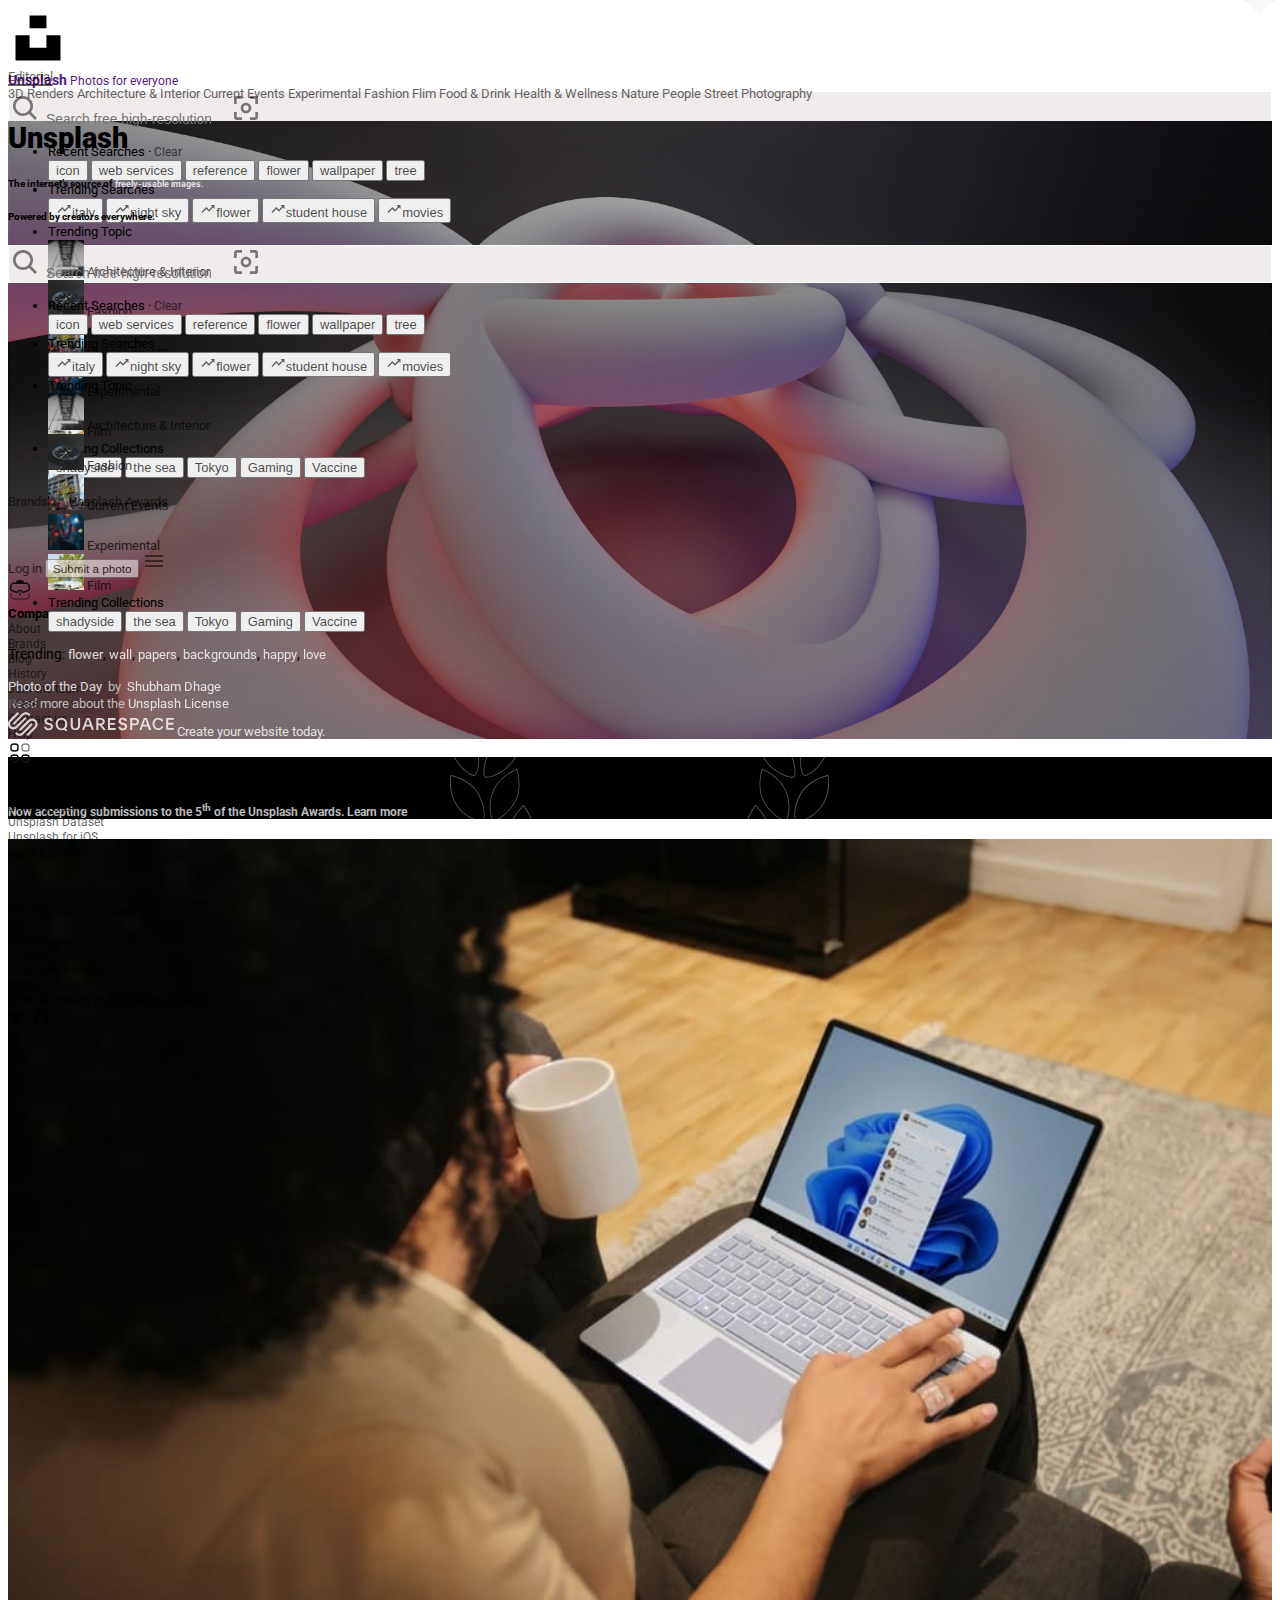
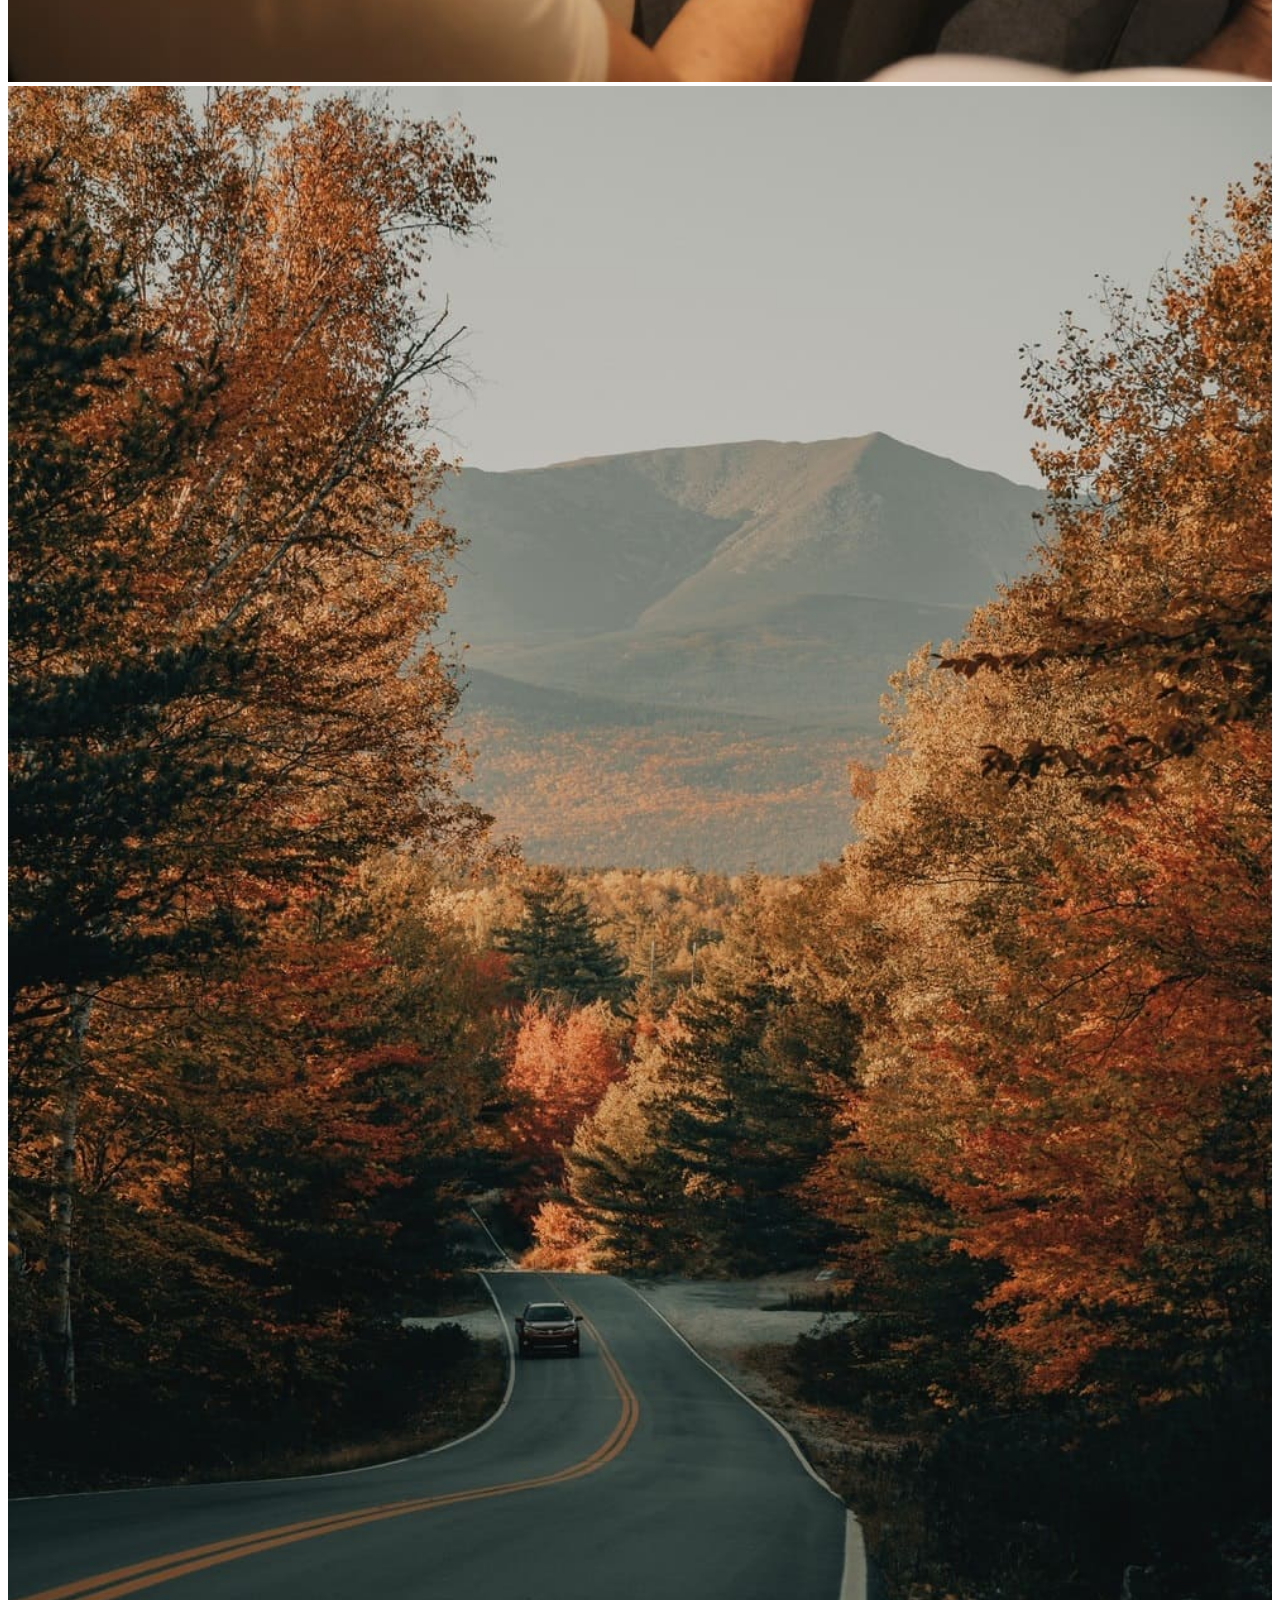
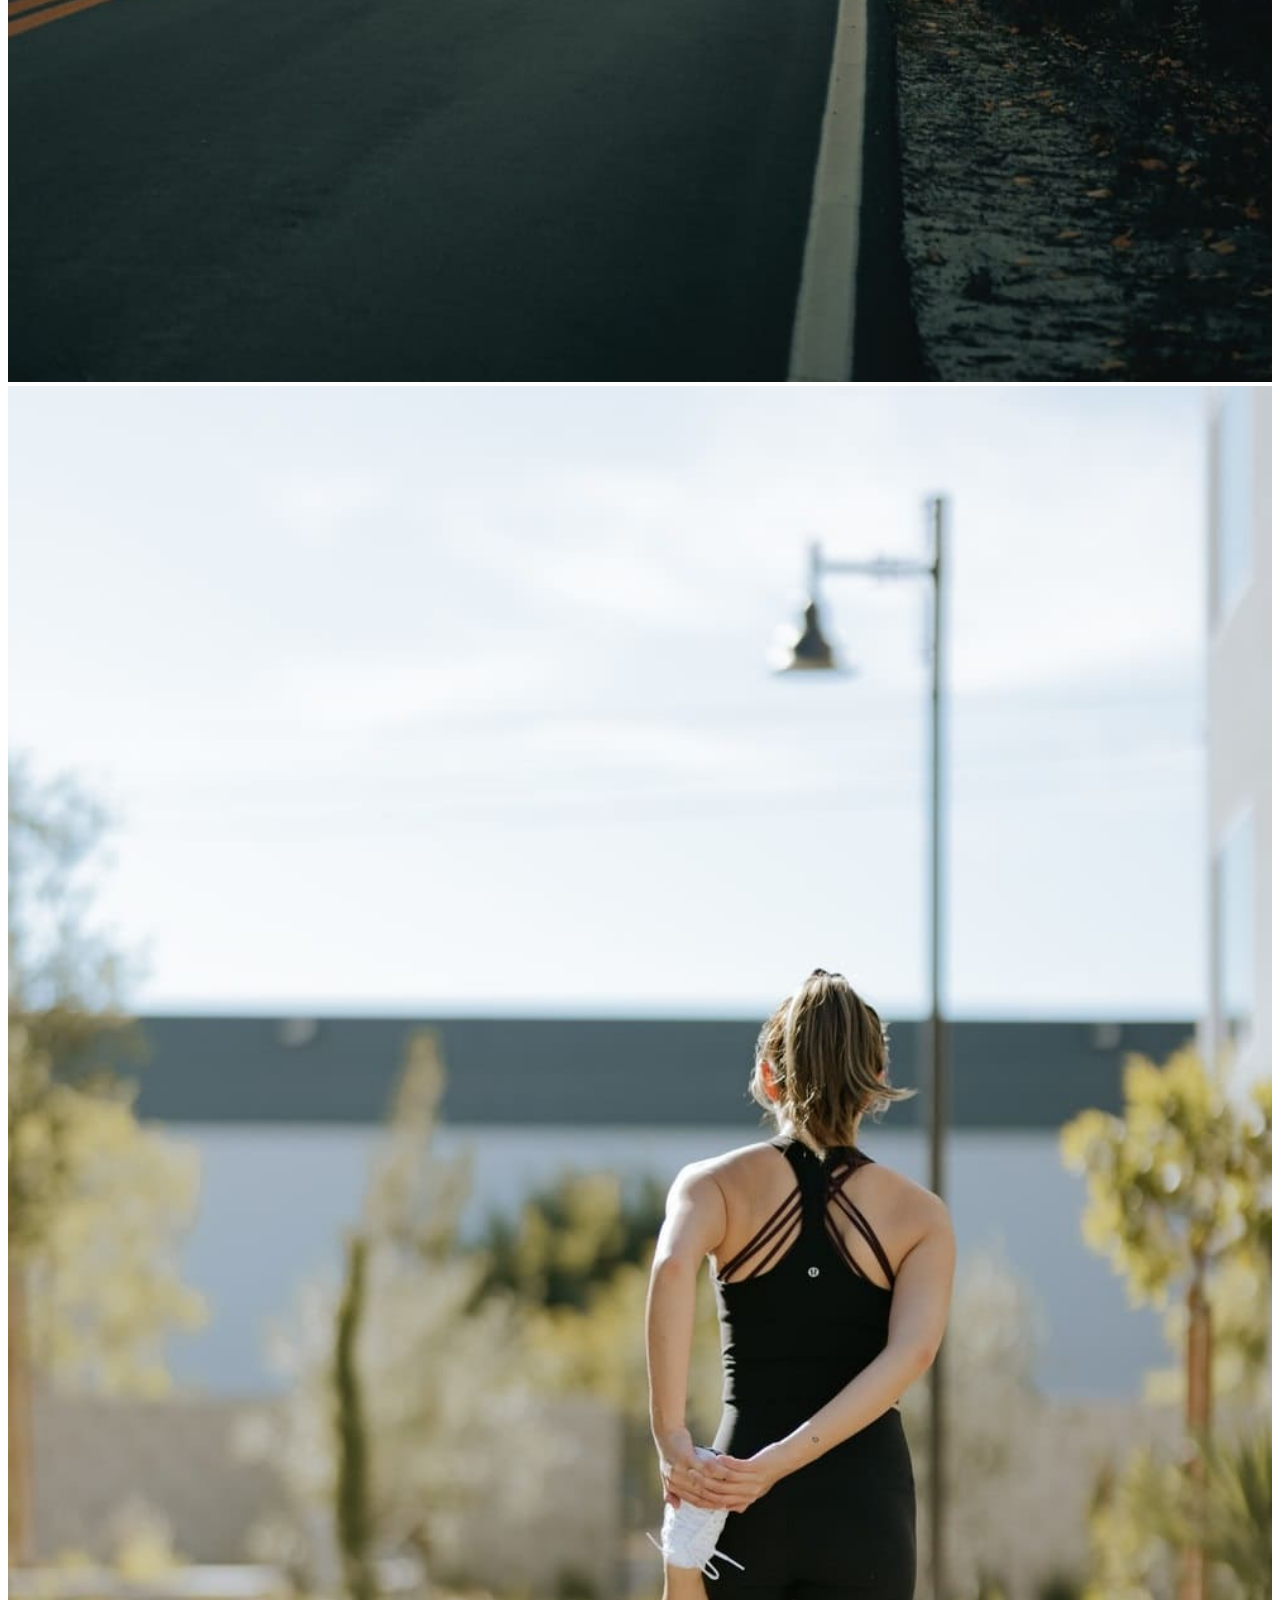
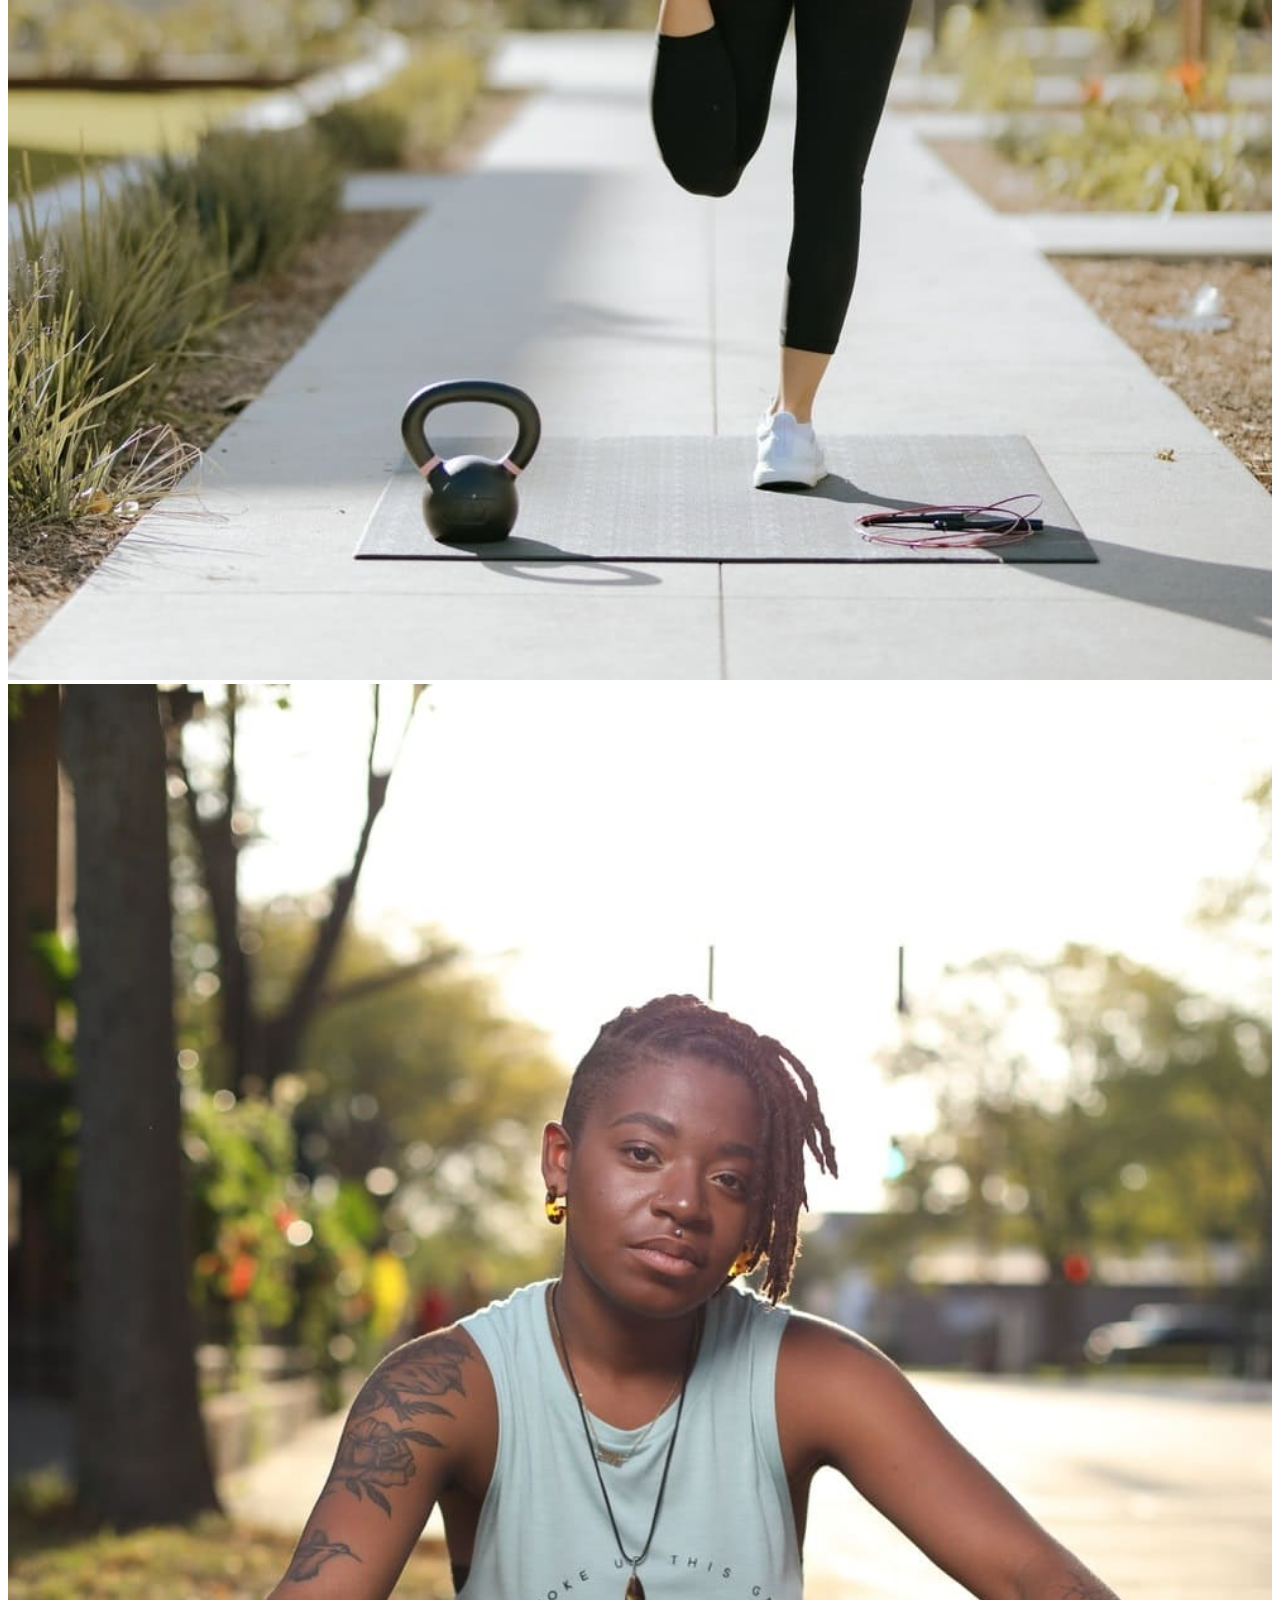
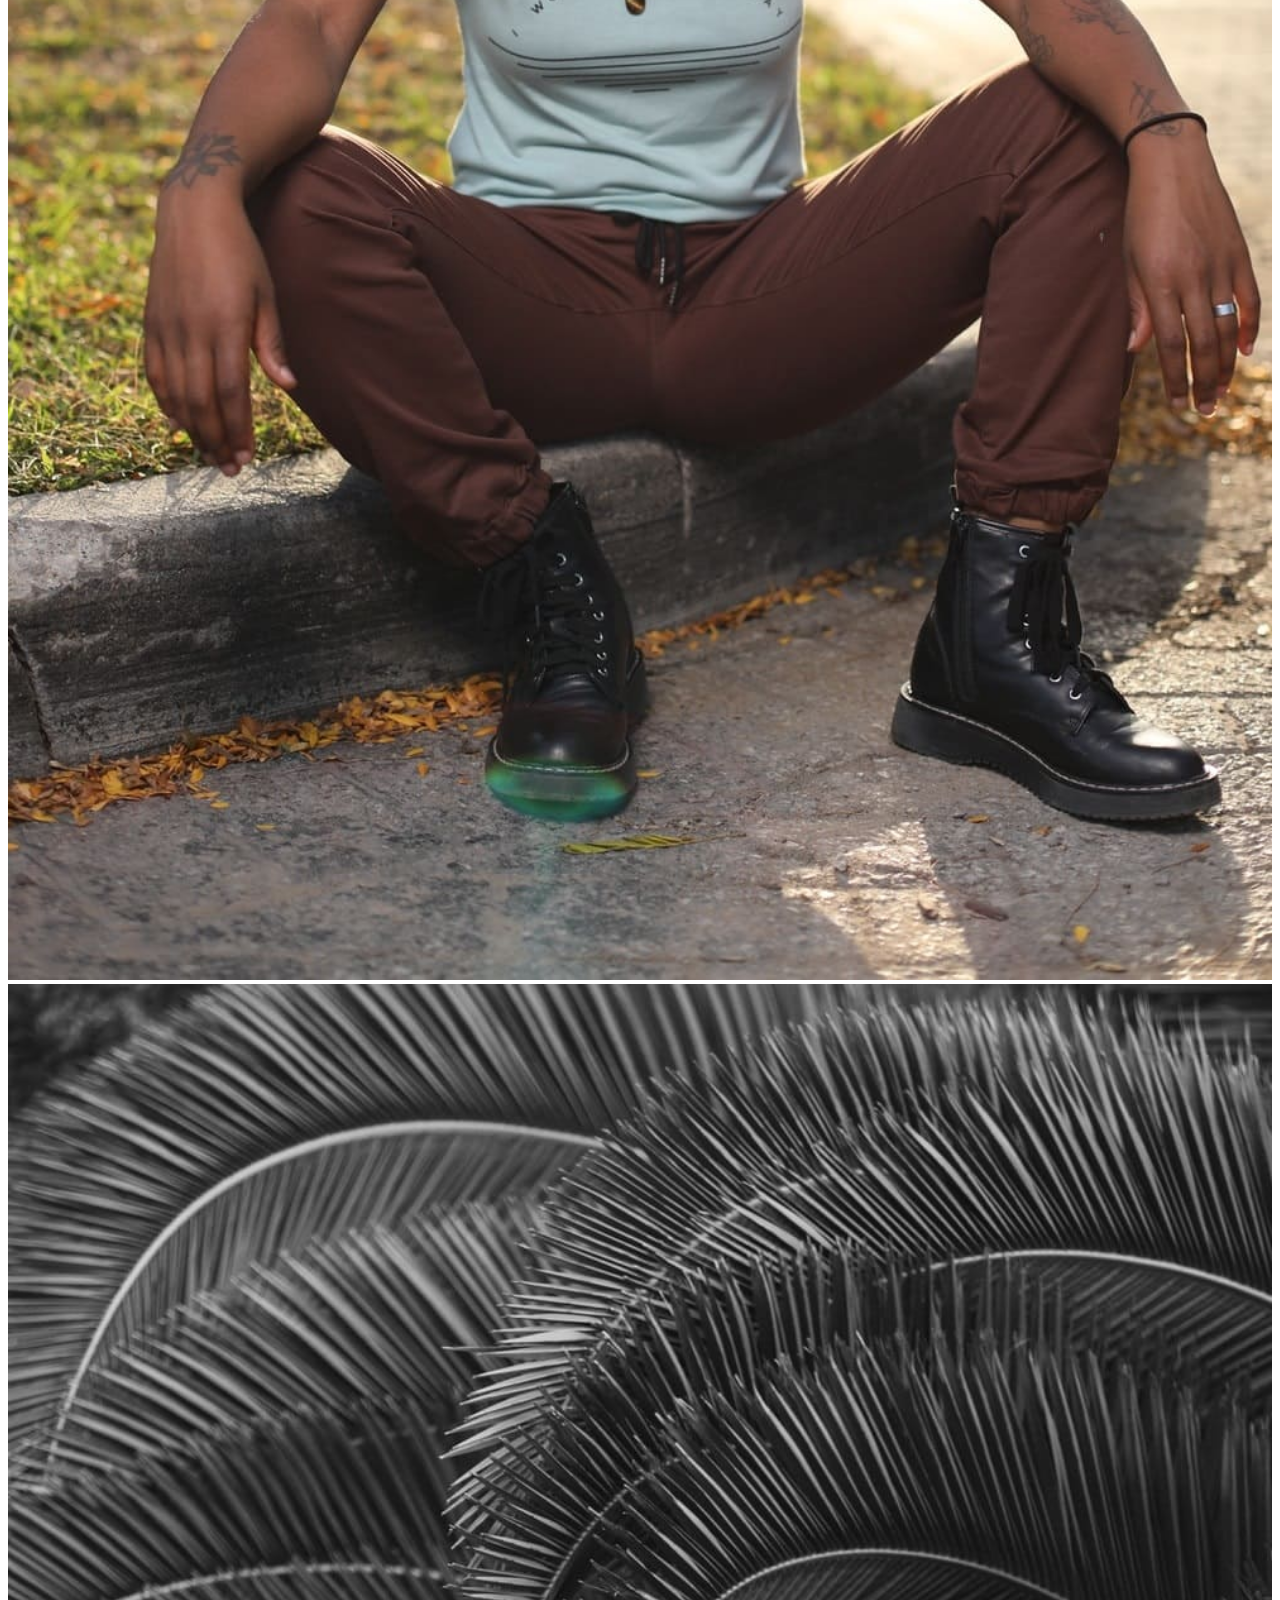
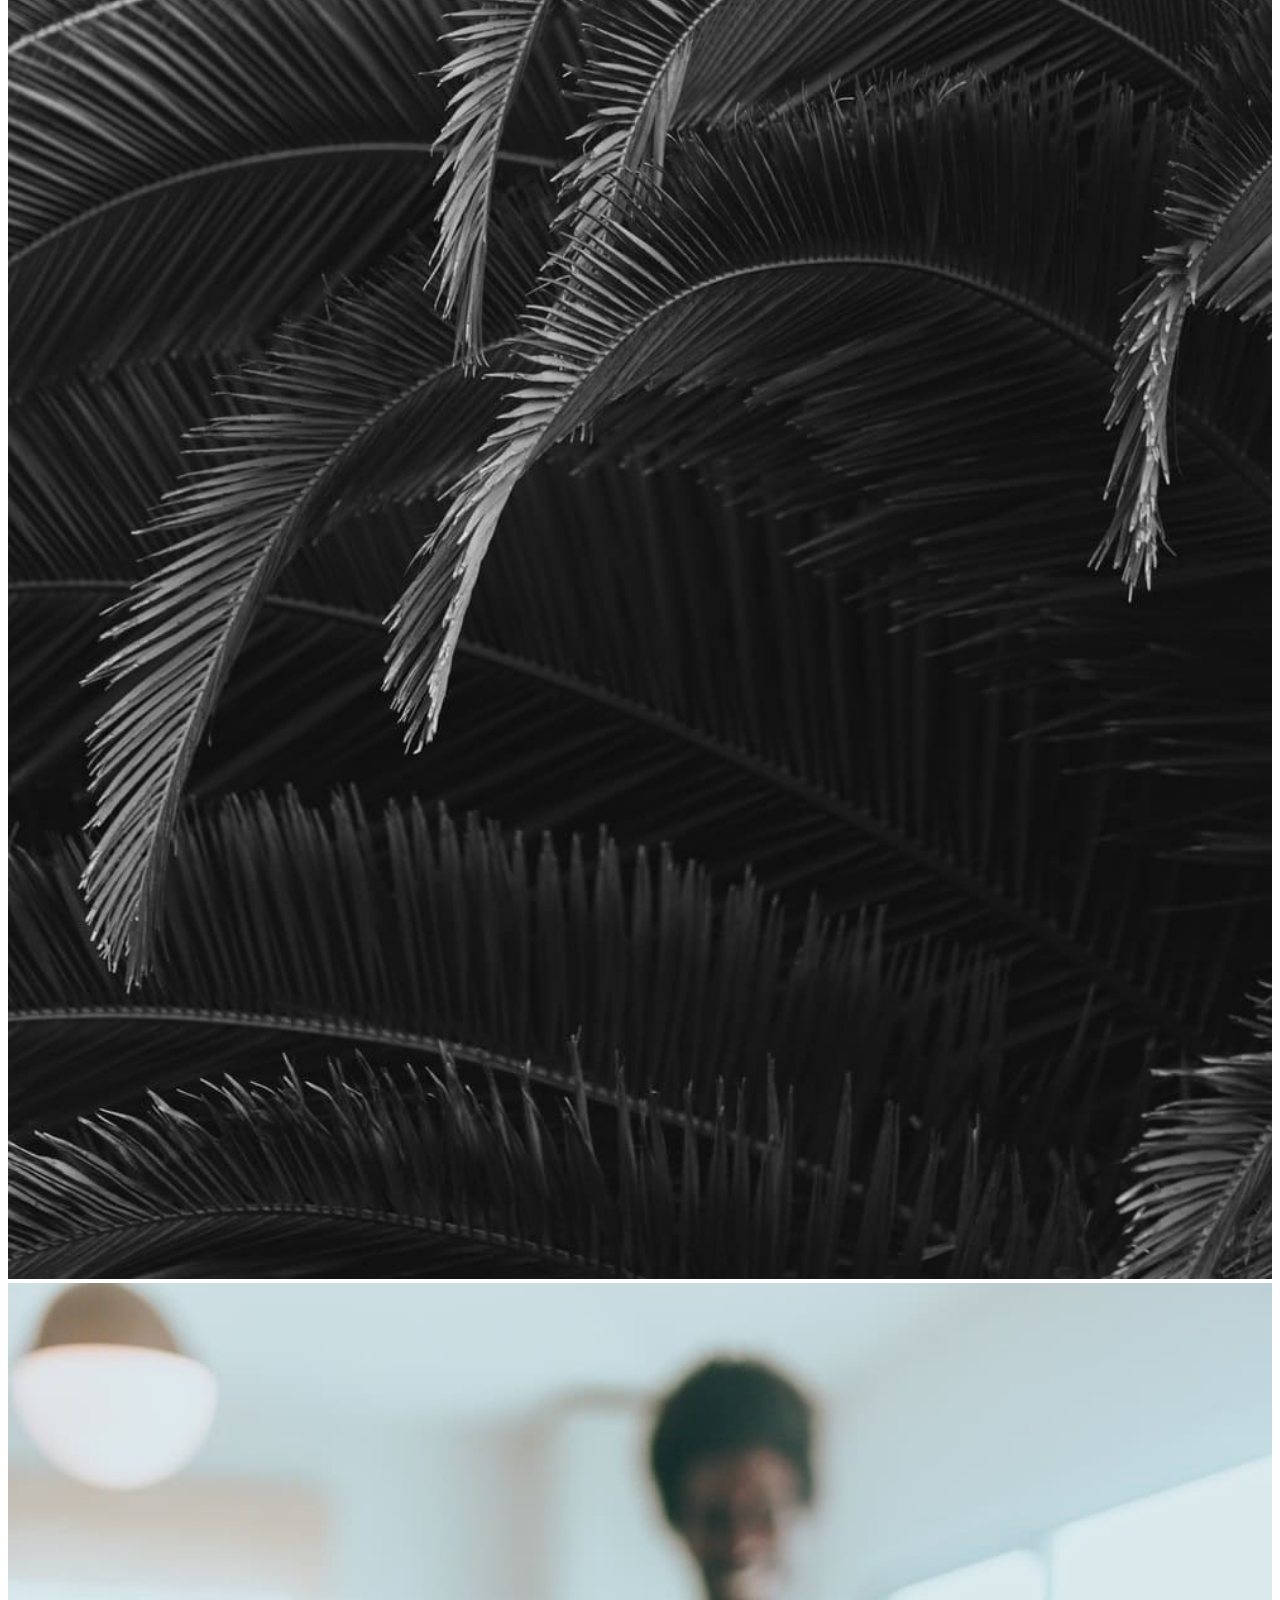
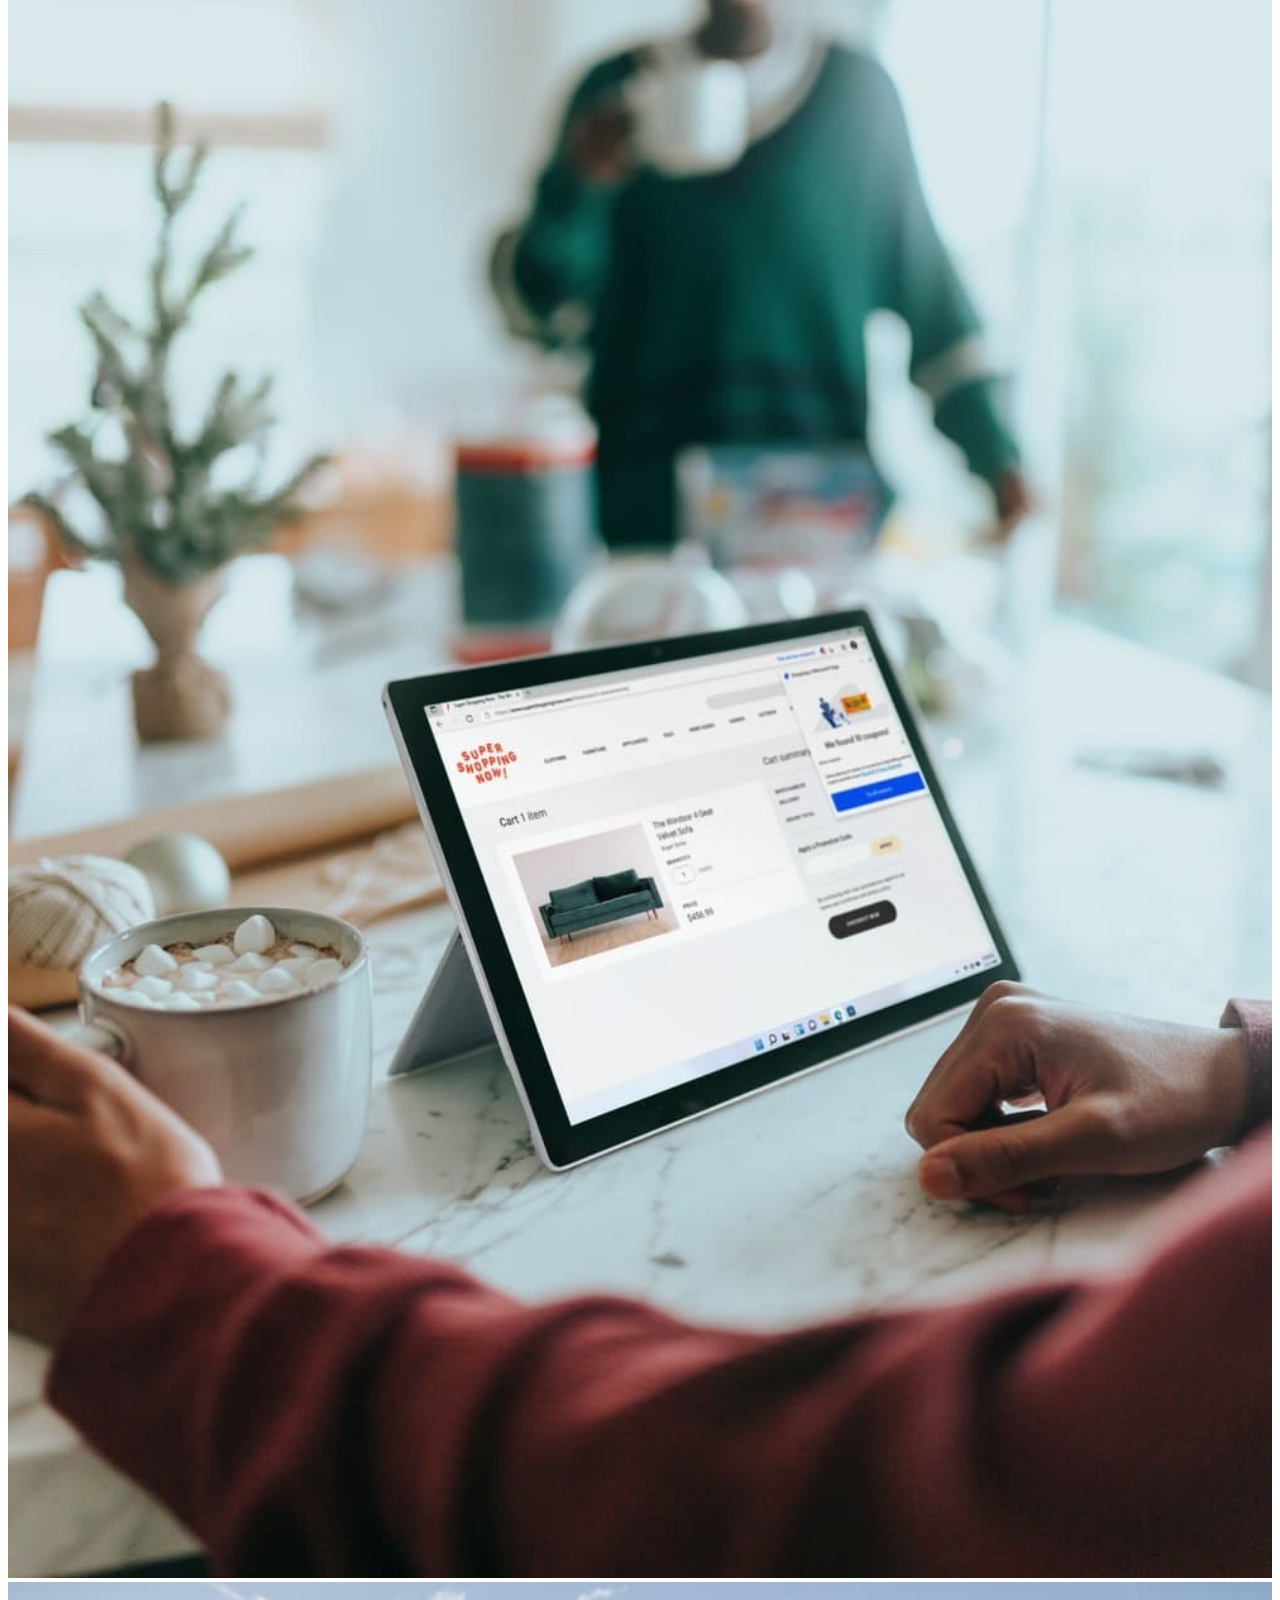
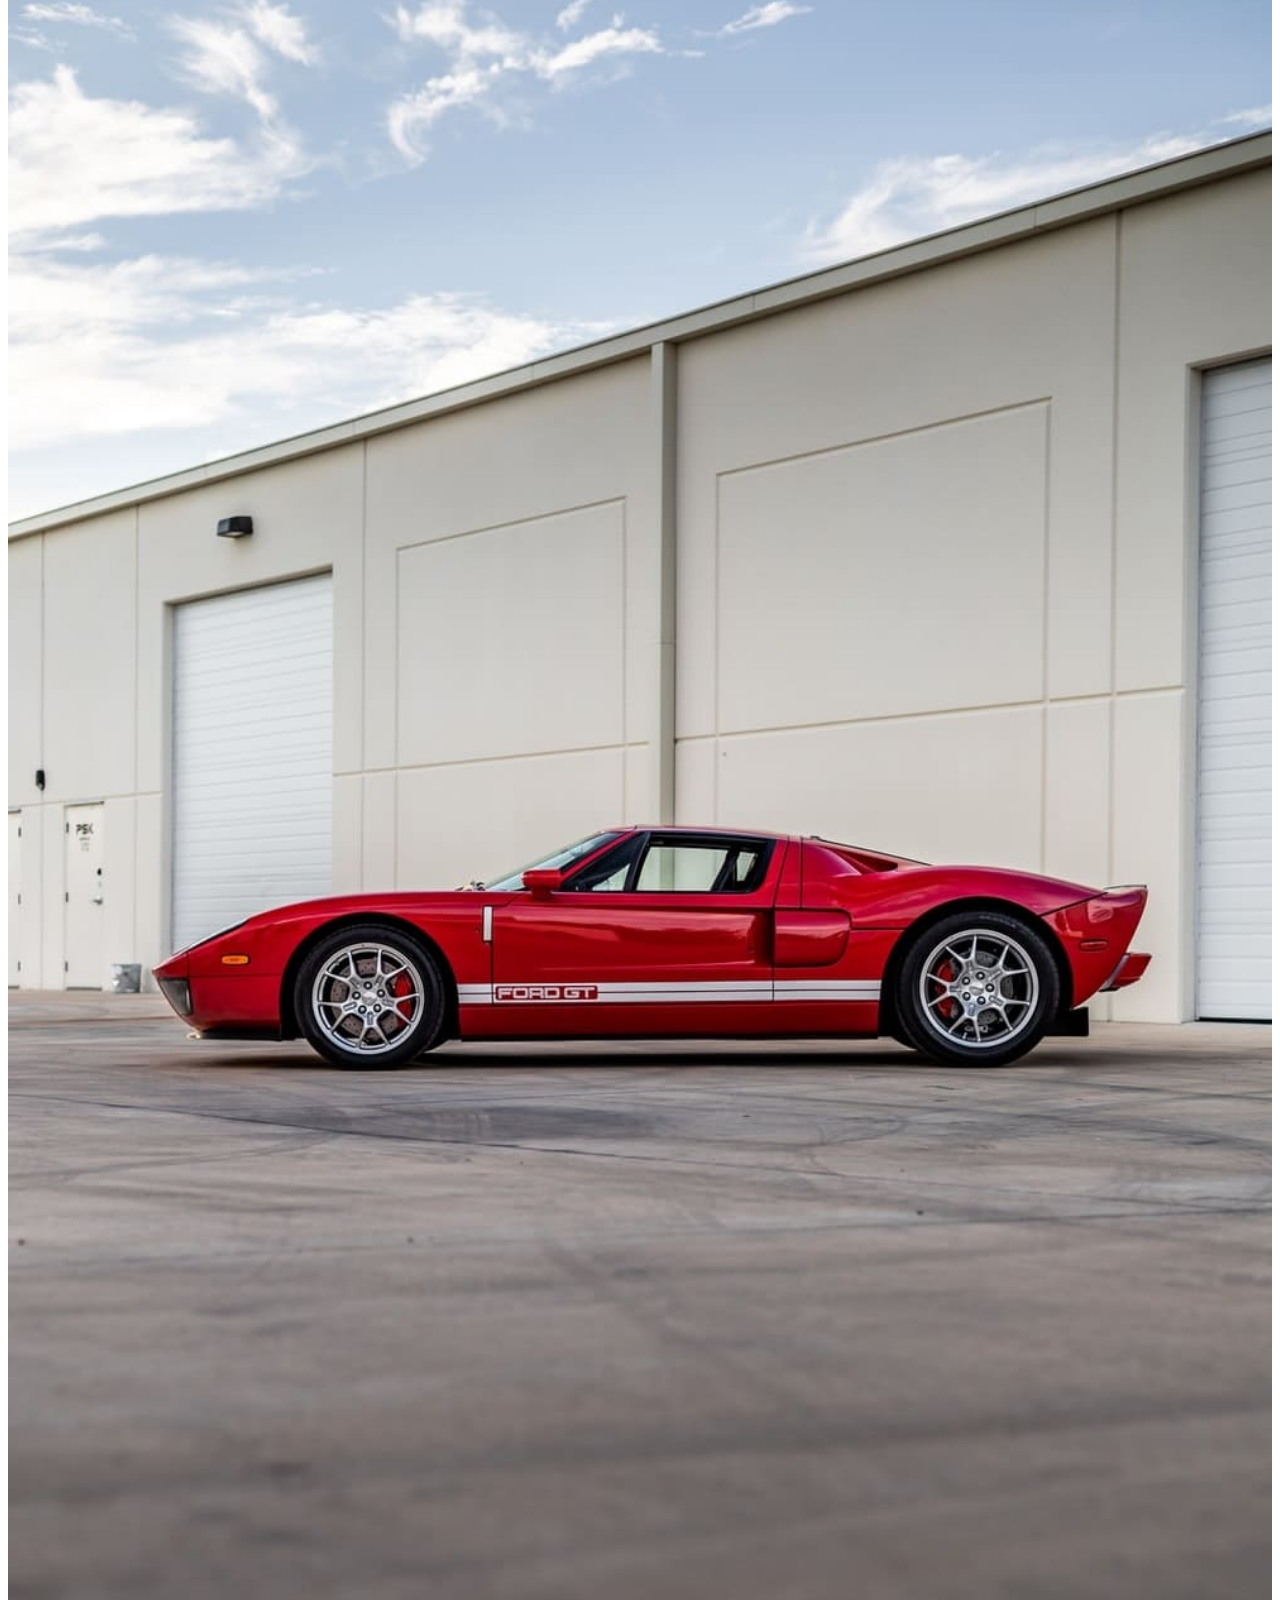
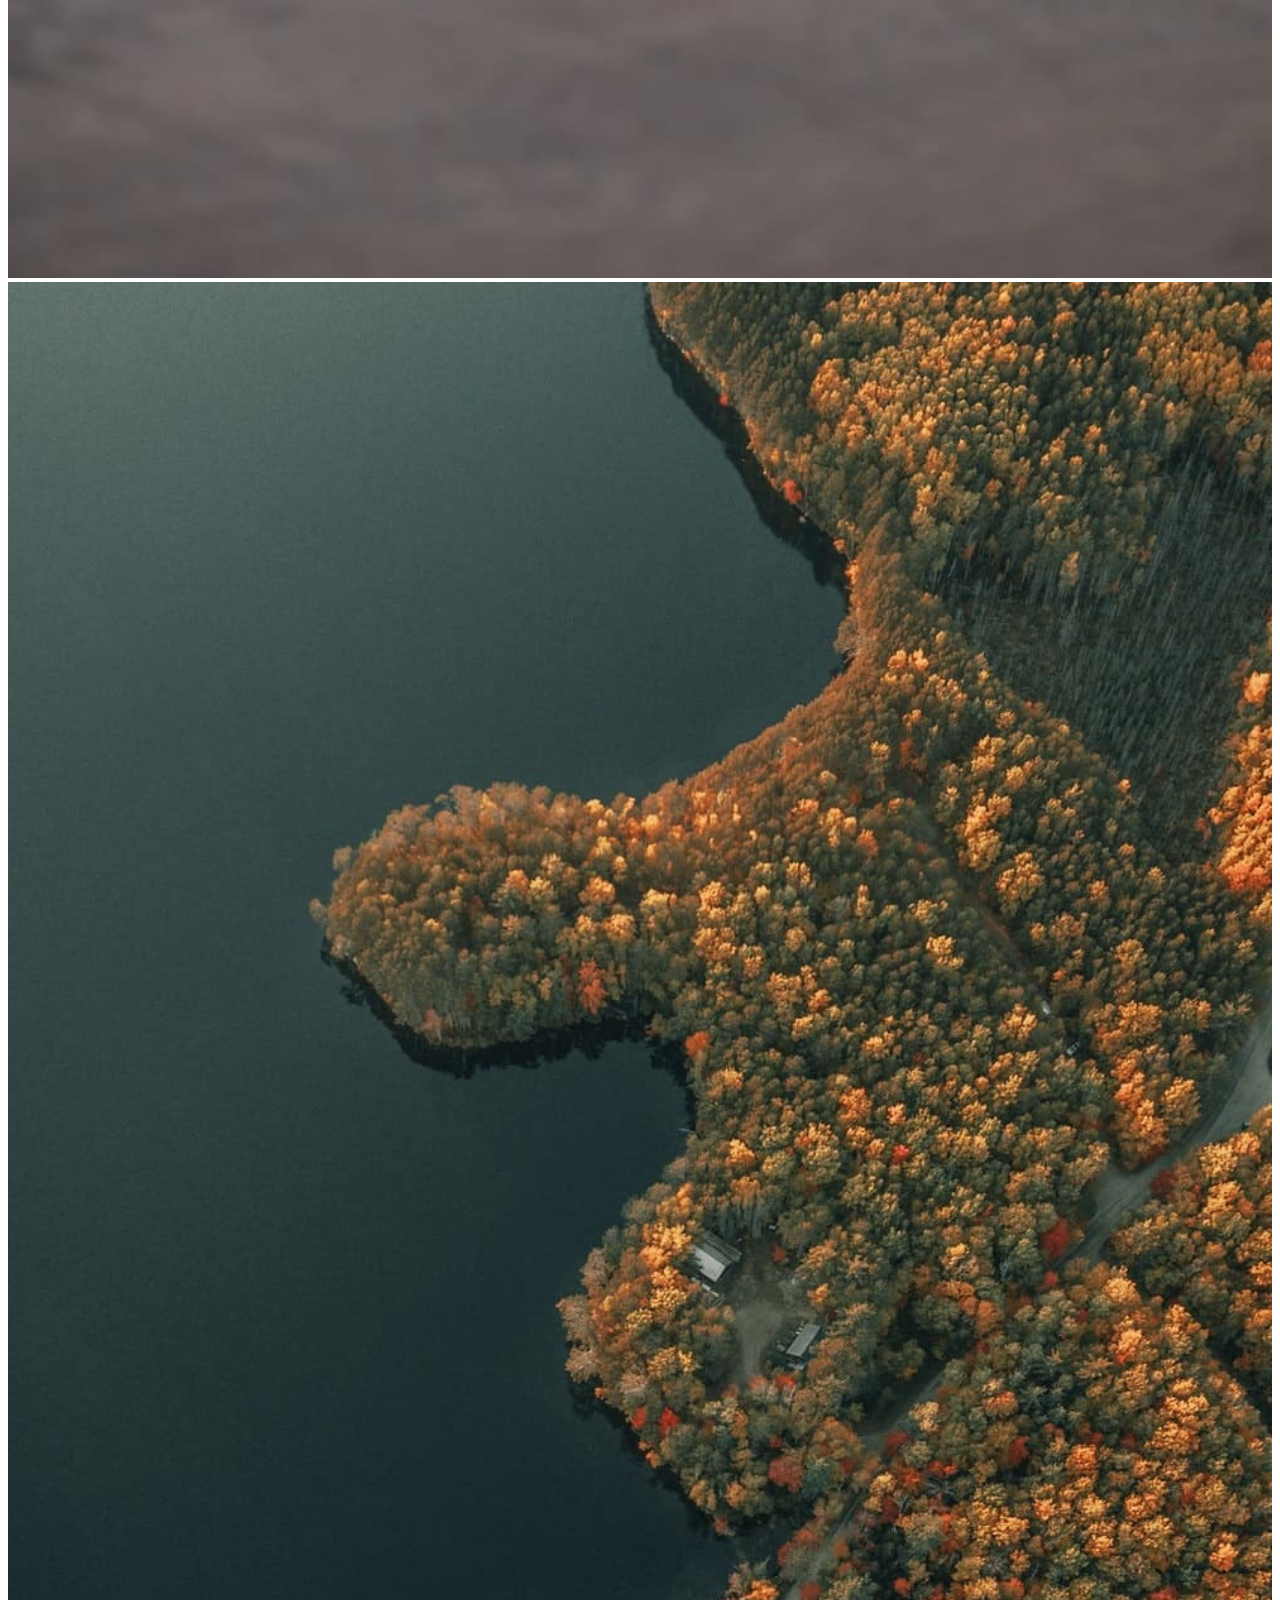
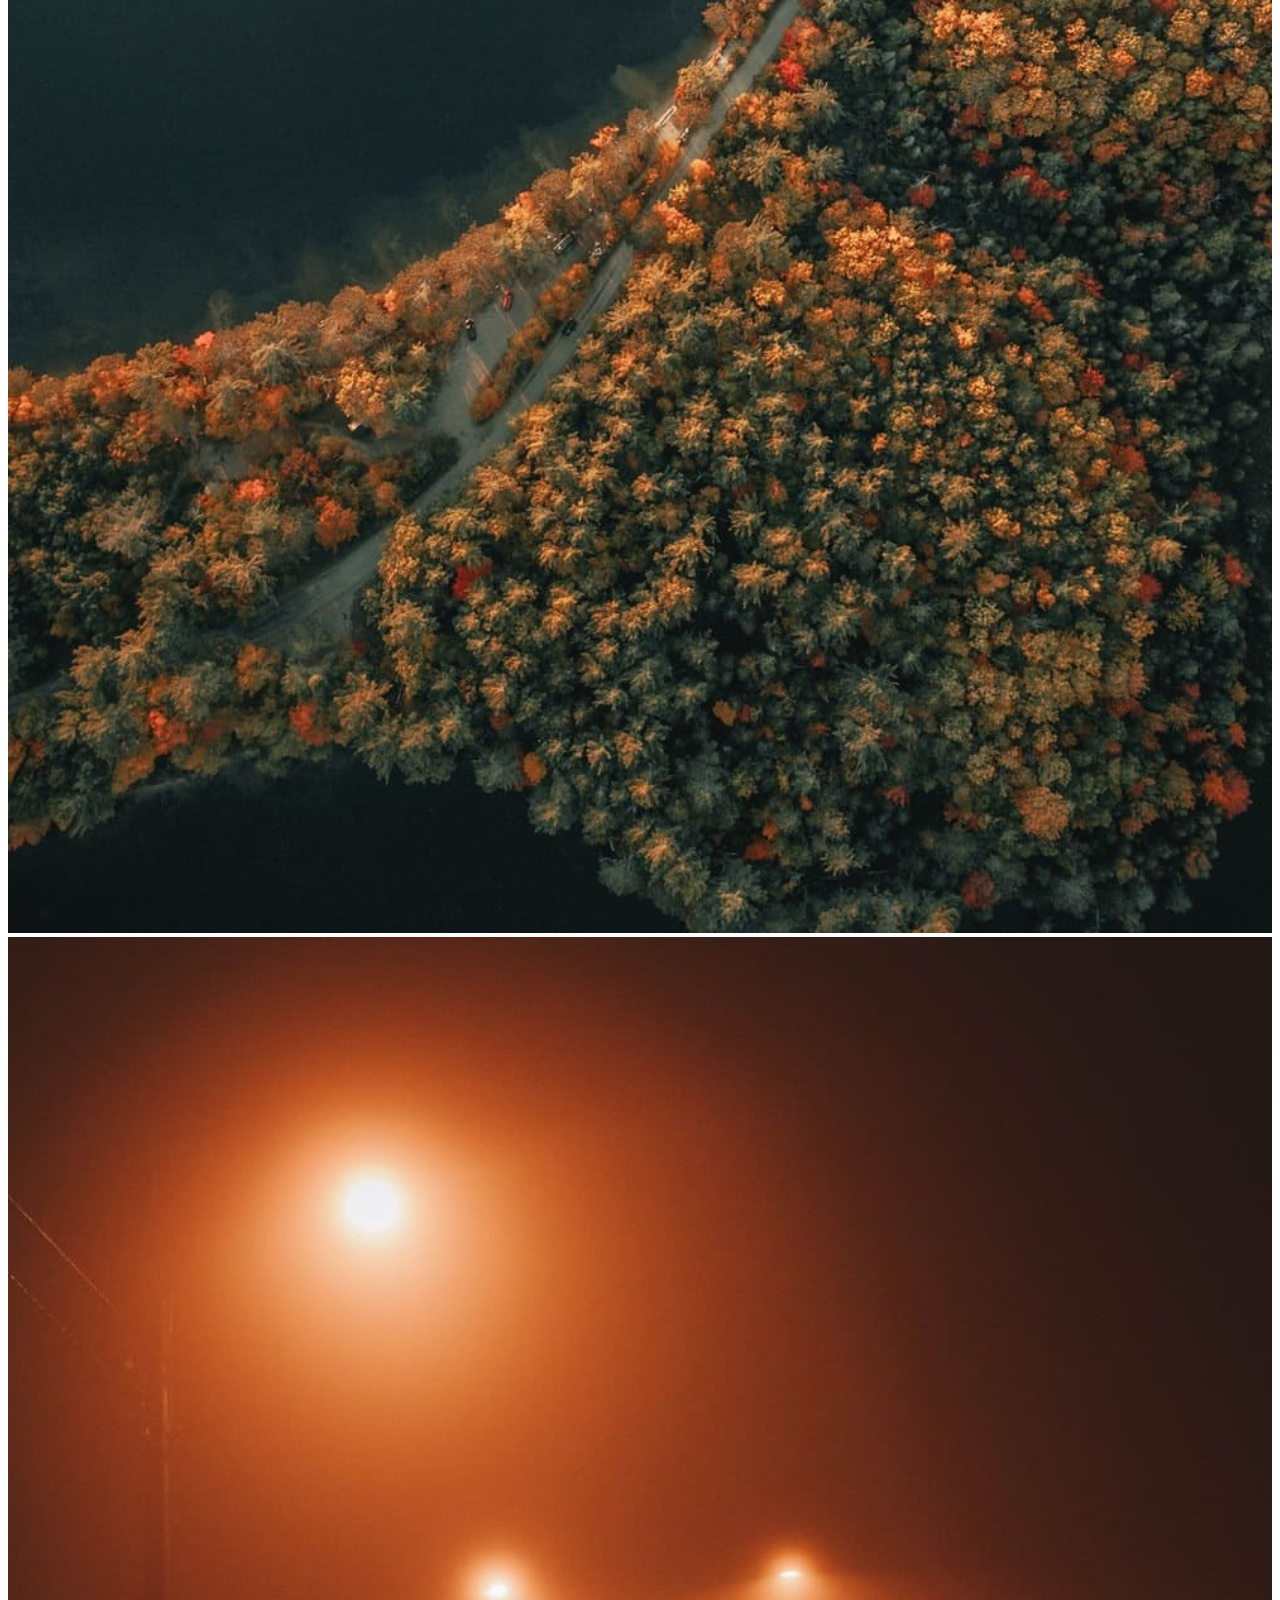
<file: index.html>
<!DOCTYPE html>
<html lang="en">

<head>
    <meta charset="UTF-8">
    <meta http-equiv="X-UA-Compatible" content="IE=edge">
    <meta name="viewport" content="width=device-width, initial-scale=1.0">
    <title>Beautiful Free Images & Pictures | Unsplash</title>
    <link rel="shortcut icon" href="icon/unsplash-logo.svg"> <!-- icon ตรง tab browser -->

    <link href="https://cdn.jsdelivr.net/npm/bootstrap@5.0.2/dist/css/bootstrap.min.css" rel="stylesheet"
        integrity="sha384-EVSTQN3/azprG1Anm3QDgpJLIm9Nao0Yz1ztcQTwFspd3yD65VohhpuuCOmLASjC" crossorigin="anonymous">
    <script src="https://cdn.jsdelivr.net/npm/bootstrap@5.0.2/dist/js/bootstrap.bundle.min.js"
        integrity="sha384-MrcW6ZMFYlzcLA8Nl+NtUVF0sA7MsXsP1UyJoMp4YLEuNSfAP+JcXn/tWtIaxVXM"
        crossorigin="anonymous"></script>

    <link rel="stylesheet" href="style.css">
    <script src="script.js"></script>

    <link rel="preconnect" href="https://fonts.googleapis.com">
    <link rel="preconnect" href="https://fonts.gstatic.com" crossorigin>
    <link href="https://fonts.googleapis.com/css2?family=Roboto&display=swap" rel="stylesheet">
</head>

<body>
    <!-- container สำหรับเพจบาร์ด้านบนสุดและเพจบาร์ตรง category รูป  -->
    <div class="container-fluid shadow-sm position-sticky top-0" style="z-index: 2">

        <!-- เพจบาร์ด้านบนสุด -->
        <div class="row bg-white">
            <div class="navbar navbar-expand" style="height: 60px;">

                <!-- ลิงค์หน้าหลักและโลโก้ unsplash -->
                <a href="" class="d-flex pointer text-dark" style="height: 100%;">
                    <img src="icon/unsplash-logo.svg" height="100%">
                    <div class="d-flex flex-column p-xl-1 justify-content-center d-none d-xl-flex">
                        <span style="line-height: 1.3em;"><b>Unsplash</b></span>
                        <span style="line-height: 1.3em; font-size: .8em;" class="text-nowrap">Photos for
                            everyone</span>
                    </div>
                </a>

                <!-- container สำหรับครอบ search-box และ drop-down -->
                <div class="mx-3 position-relative w-100">
                    <!-- search-box -->
                    <div id="searchBox1" class="input-group rounded-pill py-1 search-box-container"
                        data-bs-toggle="dropdown" aria-expanded="true">
                        <span class="input-group-addon px-2 d-flex justify-content-center align-items-center">
                            <img class="icon-thin" src="icon/search.svg" height="60%">
                        </span>
                        <input class="form-control input-non-effect px-0" type="search"
                            placeholder="Search free high-resolution photos"
                            onfocus="setSearchBGAndBorder('white', '#d7d7d7', 0)"
                            onfocusout="setSearchBGAndBorder('#ececec', 'white', 0)">
                        <span class="input-group-addon px-2 d-flex justify-content-center align-items-center">
                            <img class="icon-thin" src="icon/scanner.svg" height="60%">
                        </span>
                    </div>

                    <!-- drop-down ของ searchBox -->
                    <ul class="dropdown-menu mt-1 p-3 shadow w-100" aria-labelledby="searchBox1">
                        <li class="mb-4">
                            <label class="form-label" style="font-size: .92em;">Recent Searches · <a
                                    class="hyper-text-b">Clear</a></label>
                            <form class="from form-inline">
                                <button class="btn border px-3 py-2 me-1 mb-1 in-dropdown-btn">icon</button>
                                <button class="btn border px-3 py-2 me-1 mb-1 in-dropdown-btn">web services</button>
                                <button class="btn border px-3 py-2 me-1 mb-1 in-dropdown-btn">reference</button>
                                <button class="btn border px-3 py-2 me-1 mb-1 in-dropdown-btn">flower</button>
                                <button class="btn border px-3 py-2 me-1 mb-1 in-dropdown-btn">wallpaper</button>
                                <button class="btn border px-3 py-2 me-1 mb-1 in-dropdown-btn">tree</button>
                            </form>
                        </li>
                        <li class="mb-4">
                            <label class="form-label" style="font-size: .92em;">Trending Searches</label>
                            <form class="from form-inline">
                                <button class="btn border px-3 py-2 me-1 mb-1 in-dropdown-btn">
                                    <img src="icon/graph-up.svg" height="16px" class="me-2">italy
                                </button>
                                <button class="btn border px-3 py-2 me-1 mb-1 in-dropdown-btn">
                                    <img src="icon/graph-up.svg" height="16px" class="me-2">night sky
                                </button>
                                <button class="btn border px-3 py-2 me-1 mb-1 in-dropdown-btn">
                                    <img src="icon/graph-up.svg" height="16px" class="me-2">flower
                                </button>
                                <button class="btn border px-3 py-2 me-1 mb-1 in-dropdown-btn">
                                    <img src="icon/graph-up.svg" height="16px" class="me-2">student house
                                </button>
                                <button class="btn border px-3 py-2 me-1 mb-1 in-dropdown-btn">
                                    <img src="icon/graph-up.svg" height="16px" class="me-2">movies
                                </button>
                            </form>
                        </li>
                        <li class="mb-4">
                            <label class="form-label" style="font-size: .92em;">Trending Topic</label>
                            <form class="from form-inline">
                                <div class="btn p-0 border rounded me-1 mb-1">
                                    <img src="image/btn-architecture.jpg" height="36px" class="rounded-start">
                                    <span class="btn px-3 py-1 me-1 mb-1 in-dropdown-btn">Architecture & Interior</span>
                                </div>
                                <div class="btn p-0 border rounded me-1 mb-1">
                                    <img src="image/btn-fashion.jpg" height="36px" class="rounded-start">
                                    <span class="btn px-3 py-1 me-1 mb-1 in-dropdown-btn">Fashion</span>
                                </div>
                                <div class="btn p-0 border rounded me-1 mb-1">
                                    <img src="image/btn-current-events.jpg" height="36px" class="rounded-start">
                                    <span class="btn px-3 py-1 me-1 mb-1 in-dropdown-btn">Current Events</span>
                                </div>
                                <div class="btn p-0 border rounded me-1 mb-1">
                                    <img src="image/btn-experimental.jpg" height="36px" class="rounded-start">
                                    <span class="btn px-3 py-1 me-1 mb-1 in-dropdown-btn">Experimental</span>
                                </div>
                                <div class="btn p-0 border rounded me-1 mb-1">
                                    <img src="image/btn-film.jpg" height="36px" class="rounded-start">
                                    <span class="btn px-3 py-1 me-1 mb-1 in-dropdown-btn">Film</span>
                                </div>
                            </form>
                        </li>
                        <li>
                            <label class="form-label" style="font-size: .92em;">Trending Collections</label>
                            <form class="from form-inline">
                                <button class="btn border px-3 py-2 me-1 mb-1 in-dropdown-btn">shadyside</button>
                                <button class="btn border px-3 py-2 me-1 mb-1 in-dropdown-btn">the sea</button>
                                <button class="btn border px-3 py-2 me-1 mb-1 in-dropdown-btn">Tokyo</button>
                                <button class="btn border px-3 py-2 me-1 mb-1 in-dropdown-btn">Gaming</button>
                                <button class="btn border px-3 py-2 me-1 mb-1 in-dropdown-btn">Vaccine</button>
                            </form>
                        </li>
                    </ul>
                </div>

                <!-- ปุ่ม/hypertext ที่ลิงค์ไปยังหน้าต่าง -->
                <a class="nav-link hyper-text-b d-none d-xl-flex d-lg-flex d-md-none d-sm-none"
                    href="brands/">Brands</a><span class="d-none d-xl-flex d-lg-flex d-md-none d-sm-none">🏆</span>
                <a class="nav-link hyper-text-b text-nowrap ps-2 d-none d-xl-flex d-lg-flex d-md-none d-sm-none"
                    href="awards/">Unsplash Awards</a>
                <div class="vertical-line mx-0 mx-xl-3 mx-lg-3"></div>
                <a class="nav-link hyper-text-b text-nowrap" href="login/">Log in</a>
                <a class="nav-link hyper-text-b text-nowrap px-0" href="#">
                    <input class="btn border-secondary hyper-text-b custom-outline-btn" type="button"
                        value="Submit a photo">
                </a>

                <!-- เมนูบาร์ขวาสุด -->
                <a class="nav-link icon-thin" href="#" id="listMenu" class="dropdown-toggle" data-bs-toggle="dropdown"
                    aria-expanded="false">
                    <img src="icon/list.svg">
                </a>

                <!-- dropdown ของเมนูบาร์ขวาสุด -->
                <div class="dropdown-menu me-3 p-0 dropdown-animation bg-transparent border-0"
                    aria-labelledby="listMenu" style="right: 0; left: auto;">
                    <div class="row p-4 bg-light border-top border-start border-end rounded-top shadow">
                        <div class="col d-flex flex-row">
                            <div class="col-4 d-flex align-items-start justify-content-center">
                                <img src="icon/company.svg">
                            </div>
                            <div class="col-8 pe-3 text-nowrap" style="font-size: .9em;">
                                <span class="py-4"><b>Company</b></span>
                                <li class="my-2"><a class="hyper-text-b">About</a></li>
                                <li class="my-2"><a class="hyper-text-b" href="brands/">Brands</a></li>
                                <li class="my-2"><a class="hyper-text-b">Blog</a></li>
                                <li class="my-2"><a class="hyper-text-b">History</a></li>
                                <li class="my-2"><a class="hyper-text-b">Join the team</a></li>
                                <li class="my-2"><a class="hyper-text-b">Press</a></li>
                                <li class="my-2"><a class="hyper-text-b">Contact us</a></li>
                                <li class="my-2"><a class="hyper-text-b">Help</a></li>
                            </div>
                        </div>
                        <div class="col d-flex flex-row px-4">
                            <div class="col-4 d-flex align-items-start justify-content-center">
                                <img src="icon/product.svg">
                            </div>
                            <div class="col-8 pe-3 text-nowrap" style="font-size: .9em;">
                                <span class="py-4"><b>Product</b></span>
                                <li class="my-2"><a class="hyper-text-b">Explore</a></li>
                                <li class="my-2"><a class="hyper-text-b">DevelopersAPI</a></li>
                                <li class="my-2"><a class="hyper-text-b">Unsplash Dataset</a></li>
                                <li class="my-2"><a class="hyper-text-b">Unsplash for iOS</a></li>
                                <li class="my-2"><a class="hyper-text-b">Apps & Plugin</a></li>
                            </div>
                        </div>
                        <div class="col d-flex flex-row">
                            <div class="col-4 d-flex align-items-start justify-content-center">
                                <img src="icon/community.svg">
                            </div>
                            <div class="col-8 pe-5 text-nowrap" style="font-size: .9em;">
                                <span class="py-4"><b>Community</b></span>
                                <li class="my-2"><a class="hyper-text-b">Become a Contributor</a></li>
                                <li class="my-2"><a class="hyper-text-b">Topics</a></li>
                                <li class="my-2"><a class="hyper-text-b">Collections</a></li>
                                <li class="my-2"><a class="hyper-text-b">Trends</a></li>
                                <li class="my-2"><a class="hyper-text-b" href="awards/">Unsplash Awards</a></li>
                                <li class="my-2"><a class="hyper-text-b">Stats</a></li>
                            </div>
                        </div>
                    </div>
                    <div class="row bg-light px-4 py-3 border rounded-bottom shadow">
                        <div class="col-8" style="font-size: .9em;">
                            <a class="hyper-text-b me-3">License</a>
                            <a class="hyper-text-b me-3">Privacy Policy</a>
                            <a class="hyper-text-b me-3">Terms</a>
                            <a class="hyper-text-b me-3">Security</a>
                        </div>
                        <div class="col-4 d-flex justify-content-end">
                            <img src="icon/twitter.svg" height="20px" class="icon-thin mx-2">
                            <img src="icon/facebook.svg" height="20px" class="icon-thin mx-2">
                            <img src="icon/instagram.svg" height="20px" class="icon-thin mx-2">
                        </div>
                    </div>
                    <div class="dropdown-indent-shape"></div>
                </div>
            </div>
        </div>

        <!-- เพจบาร์ตรง category รูป -->
        <div class="row bg-white">
            <div class="navbar navbar-expand pb-0 overflow-auto text-nowrap">
                <a href="" class="nav-link px-0 py-3 mx-3 underline-hover hyper-text-b"
                    style="border-bottom: 2px solid black">
                    Editorial</a>
                <div class="vertical-line"></div>
                <a href="category/3d-renders/" class="nav-link px-0 py-3 mx-3 underline-hover hyper-text-b">3D
                    Renders</a>
                <a href="category/architecture-and-interior/"
                    class="nav-link px-0 py-3 mx-3 underline-hover hyper-text-b">Architecture & Interior</a>
                <a href="category/current-events/" class="nav-link px-0 py-3 mx-3 underline-hover hyper-text-b">Current
                    Events</a>
                <a href="category/experimental/"
                    class="nav-link px-0 py-3 mx-3 underline-hover hyper-text-b">Experimental</a>
                <a href="category/fashion/" class="nav-link px-0 py-3 mx-3 underline-hover hyper-text-b">Fashion</a>
                <a href="" class="nav-link px-0 py-3 mx-3 underline-hover hyper-text-b">Flim</a>
                <a href="" class="nav-link px-0 py-3 mx-3 underline-hover hyper-text-b">Food & Drink</a>
                <a href="" class="nav-link px-0 py-3 mx-3 underline-hover hyper-text-b">Health & Wellness</a>
                <a href="" class="nav-link px-0 py-3 mx-3 underline-hover hyper-text-b">Nature</a>
                <a href="" class="nav-link px-0 py-3 mx-3 underline-hover hyper-text-b">People</a>
                <a href="" class="nav-link px-0 py-3 mx-3 underline-hover hyper-text-b">Street Photography</a>
            </div>
        </div>

    </div>

    <!-- container สำหรับ header ใหญ่  -->
    <div class="container-fluid picture-cover">

        <div class="row">
            <div class="row d-flex flex-column align-items-center py-5">
                <div class="col-xl-6 col-lg-10 col-md-12 col-sm-12 my-5 p-5">
                    <h1 class="display-5 fw-bold text-light"><b>Unsplash</b></h1>
                    <h6 class="text-light mt-4">The internet’s source of <a
                            class="hyper-text-w text-decoration-underline">freely-usable
                            images.</a></h6>
                    <h6 class="text-light mb-4">Powered by creators everywhere.</h6>


                    <!-- container สำหรับครอบ search-box และ drop-down -->
                    <div class="mb-3 position-relative" style="width: 100%; z-index: 1;">
                        <!-- ช่องการค้นหา -->
                        <div id="searchBox2" class="input-group rounded py-2 search-box-container"
                            data-bs-toggle="dropdown" aria-expanded="true">
                            <span class="input-group-addon px-2 d-flex justify-content-center align-items-center">
                                <img class="icon-thin" src="icon/search.svg" height="60%">
                            </span>
                            <input class="form-control input-non-effect px-0" type="search"
                                placeholder="Search free high-resolution photos"
                                onfocus="setSearchBGAndBorder('white', '#d7d7d7', 1)"
                                onfocusout="setSearchBGAndBorder('#ececec', 'white', 1)">
                            <span class="input-group-addon px-2 d-flex justify-content-center align-items-center">
                                <img class="icon-thin" src="icon/scanner.svg" height="60%">
                            </span>
                        </div>

                        <!-- drop-down ของ searchBox -->
                        <ul class="dropdown-menu mt-1 p-3 shadow w-100" aria-labelledby="searchBox1"
                            style="z-index: 1;">
                            <li class="mb-4">
                                <label class="form-label" style="font-size: .92em;">Recent Searches · <a
                                        class="hyper-text-b">Clear</a></label>
                                <form class="from form-inline">
                                    <button class="btn border px-3 py-2 me-1 mb-1 in-dropdown-btn">icon</button>
                                    <button class="btn border px-3 py-2 me-1 mb-1 in-dropdown-btn">web services</button>
                                    <button class="btn border px-3 py-2 me-1 mb-1 in-dropdown-btn">reference</button>
                                    <button class="btn border px-3 py-2 me-1 mb-1 in-dropdown-btn">flower</button>
                                    <button class="btn border px-3 py-2 me-1 mb-1 in-dropdown-btn">wallpaper</button>
                                    <button class="btn border px-3 py-2 me-1 mb-1 in-dropdown-btn">tree</button>
                                </form>
                            </li>
                            <li class="mb-4">
                                <label class="form-label" style="font-size: .92em;">Trending Searches</label>
                                <form class="from form-inline">
                                    <button class="btn border px-3 py-2 me-1 mb-1 in-dropdown-btn">
                                        <img src="icon/graph-up.svg" height="16px" class="me-2">italy
                                    </button>
                                    <button class="btn border px-3 py-2 me-1 mb-1 in-dropdown-btn">
                                        <img src="icon/graph-up.svg" height="16px" class="me-2">night sky
                                    </button>
                                    <button class="btn border px-3 py-2 me-1 mb-1 in-dropdown-btn">
                                        <img src="icon/graph-up.svg" height="16px" class="me-2">flower
                                    </button>
                                    <button class="btn border px-3 py-2 me-1 mb-1 in-dropdown-btn">
                                        <img src="icon/graph-up.svg" height="16px" class="me-2">student house
                                    </button>
                                    <button class="btn border px-3 py-2 me-1 mb-1 in-dropdown-btn">
                                        <img src="icon/graph-up.svg" height="16px" class="me-2">movies
                                    </button>
                                </form>
                            </li>
                            <li class="mb-4">
                                <label class="form-label" style="font-size: .92em;">Trending Topic</label>
                                <form class="from form-inline">
                                    <div class="btn p-0 border rounded me-1 mb-1">
                                        <img src="image/btn-architecture.jpg" height="36px" class="rounded-start">
                                        <span class="btn px-3 py-1 me-1 mb-1 in-dropdown-btn">Architecture &
                                            Interior</span>
                                    </div>
                                    <div class="btn p-0 border rounded me-1 mb-1">
                                        <img src="image/btn-fashion.jpg" height="36px" class="rounded-start">
                                        <span class="btn px-3 py-1 me-1 mb-1 in-dropdown-btn">Fashion</span>
                                    </div>
                                    <div class="btn p-0 border rounded me-1 mb-1">
                                        <img src="image/btn-current-events.jpg" height="36px" class="rounded-start">
                                        <span class="btn px-3 py-1 me-1 mb-1 in-dropdown-btn">Current Events</span>
                                    </div>
                                    <div class="btn p-0 border rounded me-1 mb-1">
                                        <img src="image/btn-experimental.jpg" height="36px" class="rounded-start">
                                        <span class="btn px-3 py-1 me-1 mb-1 in-dropdown-btn">Experimental</span>
                                    </div>
                                    <div class="btn p-0 border rounded me-1 mb-1">
                                        <img src="image/btn-film.jpg" height="36px" class="rounded-start">
                                        <span class="btn px-3 py-1 me-1 mb-1 in-dropdown-btn">Film</span>
                                    </div>
                                </form>
                            </li>
                            <li>
                                <label class="form-label" style="font-size: .92em;">Trending Collections</label>
                                <form class="from form-inline">
                                    <button class="btn border px-3 py-2 me-1 mb-1 in-dropdown-btn">shadyside</button>
                                    <button class="btn border px-3 py-2 me-1 mb-1 in-dropdown-btn">the sea</button>
                                    <button class="btn border px-3 py-2 me-1 mb-1 in-dropdown-btn">Tokyo</button>
                                    <button class="btn border px-3 py-2 me-1 mb-1 in-dropdown-btn">Gaming</button>
                                    <button class="btn border px-3 py-2 me-1 mb-1 in-dropdown-btn">Vaccine</button>
                                </form>
                            </li>
                        </ul>
                    </div>

                    <!-- hyper text ใต้ search box -->
                    <p class="text-light">Trending: <a class="hyper-text-w">flower</a>, <a
                            class="hyper-text-w">wall</a>, <a class="hyper-text-w">papers</a>, <a
                            class="hyper-text-w">backgrounds</a>,
                        <a class="hyper-text-w">happy</a>, <a class="hyper-text-w">love</a>
                    </p>

                </div>
            </div>

            <div class="row">
                <div class="col d-flex p-3 mt-3 align-items-end justify-content-start"><a class="hyper-text-w">Photo of
                        the
                        Day </a><span style="color: #bbb; font-size: .9em;">︎ by⁨︎ ︎</span><a class="hyper-text-w">
                        Shubham Dhage</a>
                </div>
                <div class="col d-flex p-3 mt-3 align-items-end justify-content-center"><span
                        style="color: #bbb; font-size: .9em;">Read
                        more about the︎
                        ⁨︎</span><a class="hyper-text-w">Unsplash License</a>
                </div>
                <div class="col d-flex p-3 mt-3 justify-content-end">
                    <div class="row d-flex flex-column hyper-text-w">
                        <img class="mb-2" src="icon/squarespace.svg" height="24px">
                        <span>Create your website today.</span>
                    </div>
                </div>
            </div>

        </div>

    </div>

    <div class="container">

        <!-- element ที่ link ไปหน้า awards -->
        <div class="row py-5 d-flex justify-content-center" onclick="window.open('awards/', '_self')">
            <div class="row d-flex flex-column text-center py-5 d-flex awards-cover">
                <h2 class="fw-bold text-white">Unsplash Awards 2021</h2>
                <h5 style="color: #bbb">Now accepting submissions to the 5<sup>th</sup> of the Unsplash Awards. <span><a
                            class="text-decoration-underline" style="color: #bbb">Learn
                            more</a></span></h5>
            </div>
        </div>

        <!-- element สำหรับ insert รูป -->
        <div id="gallery" class="row"></div>

    </div>

    <!-- element สำหรับแสดง detail รูป -->
    <div id="photoDetail" class="container-fluid p-0 position-fixed photo-detail-overlay" style="display: none;"></div>

</body>

</html>
</file>
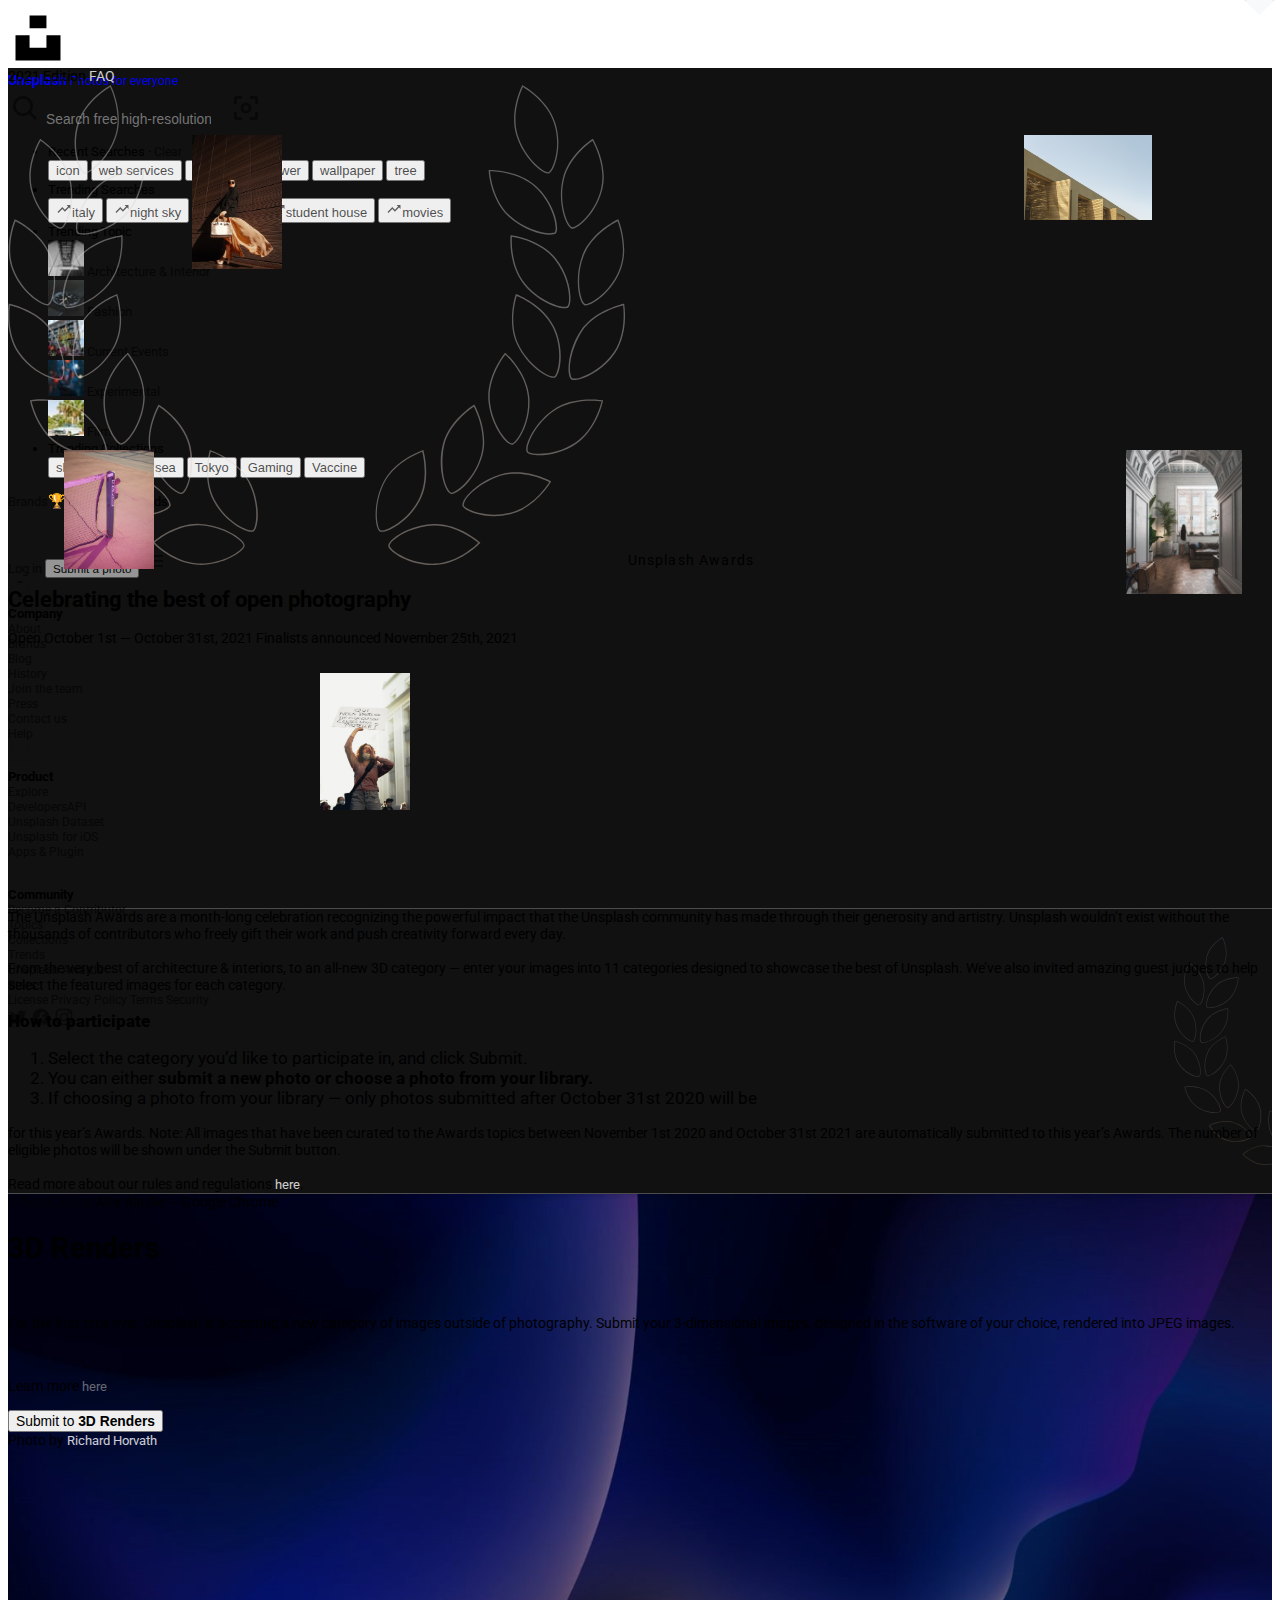
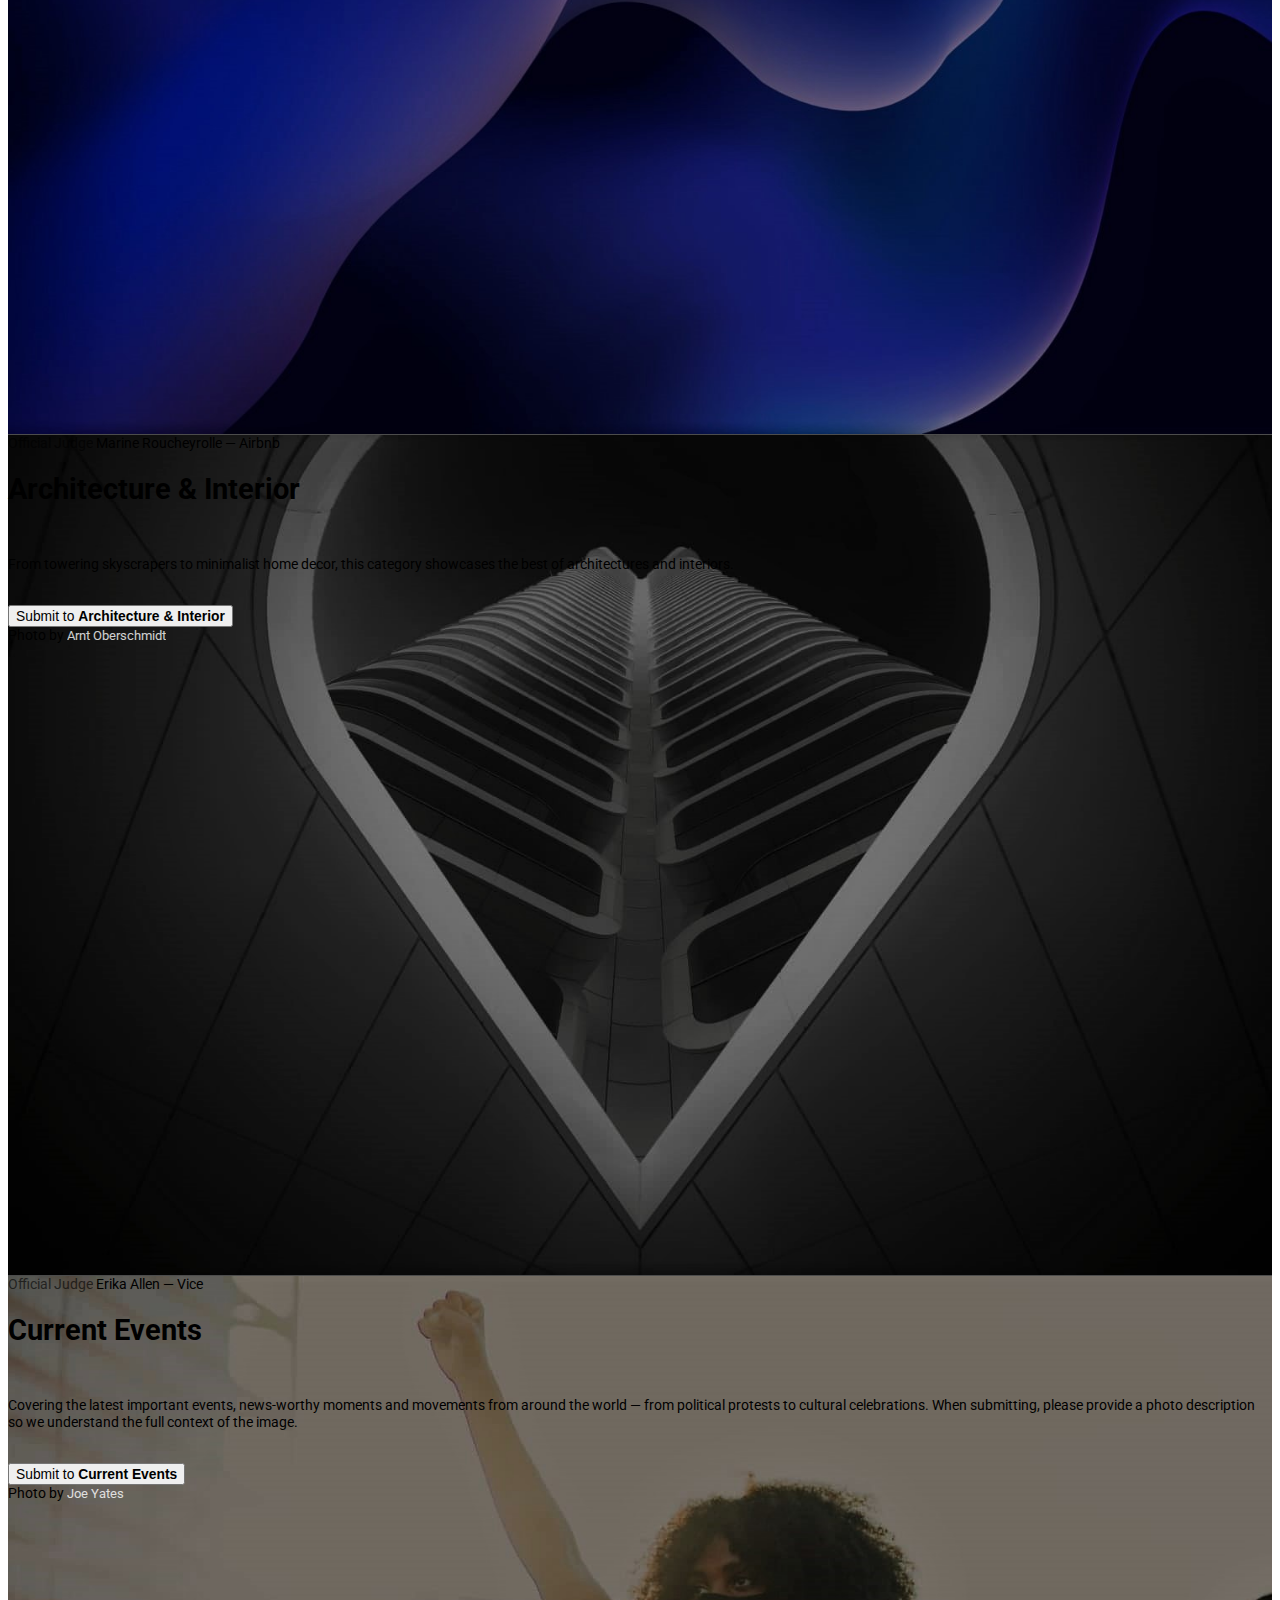
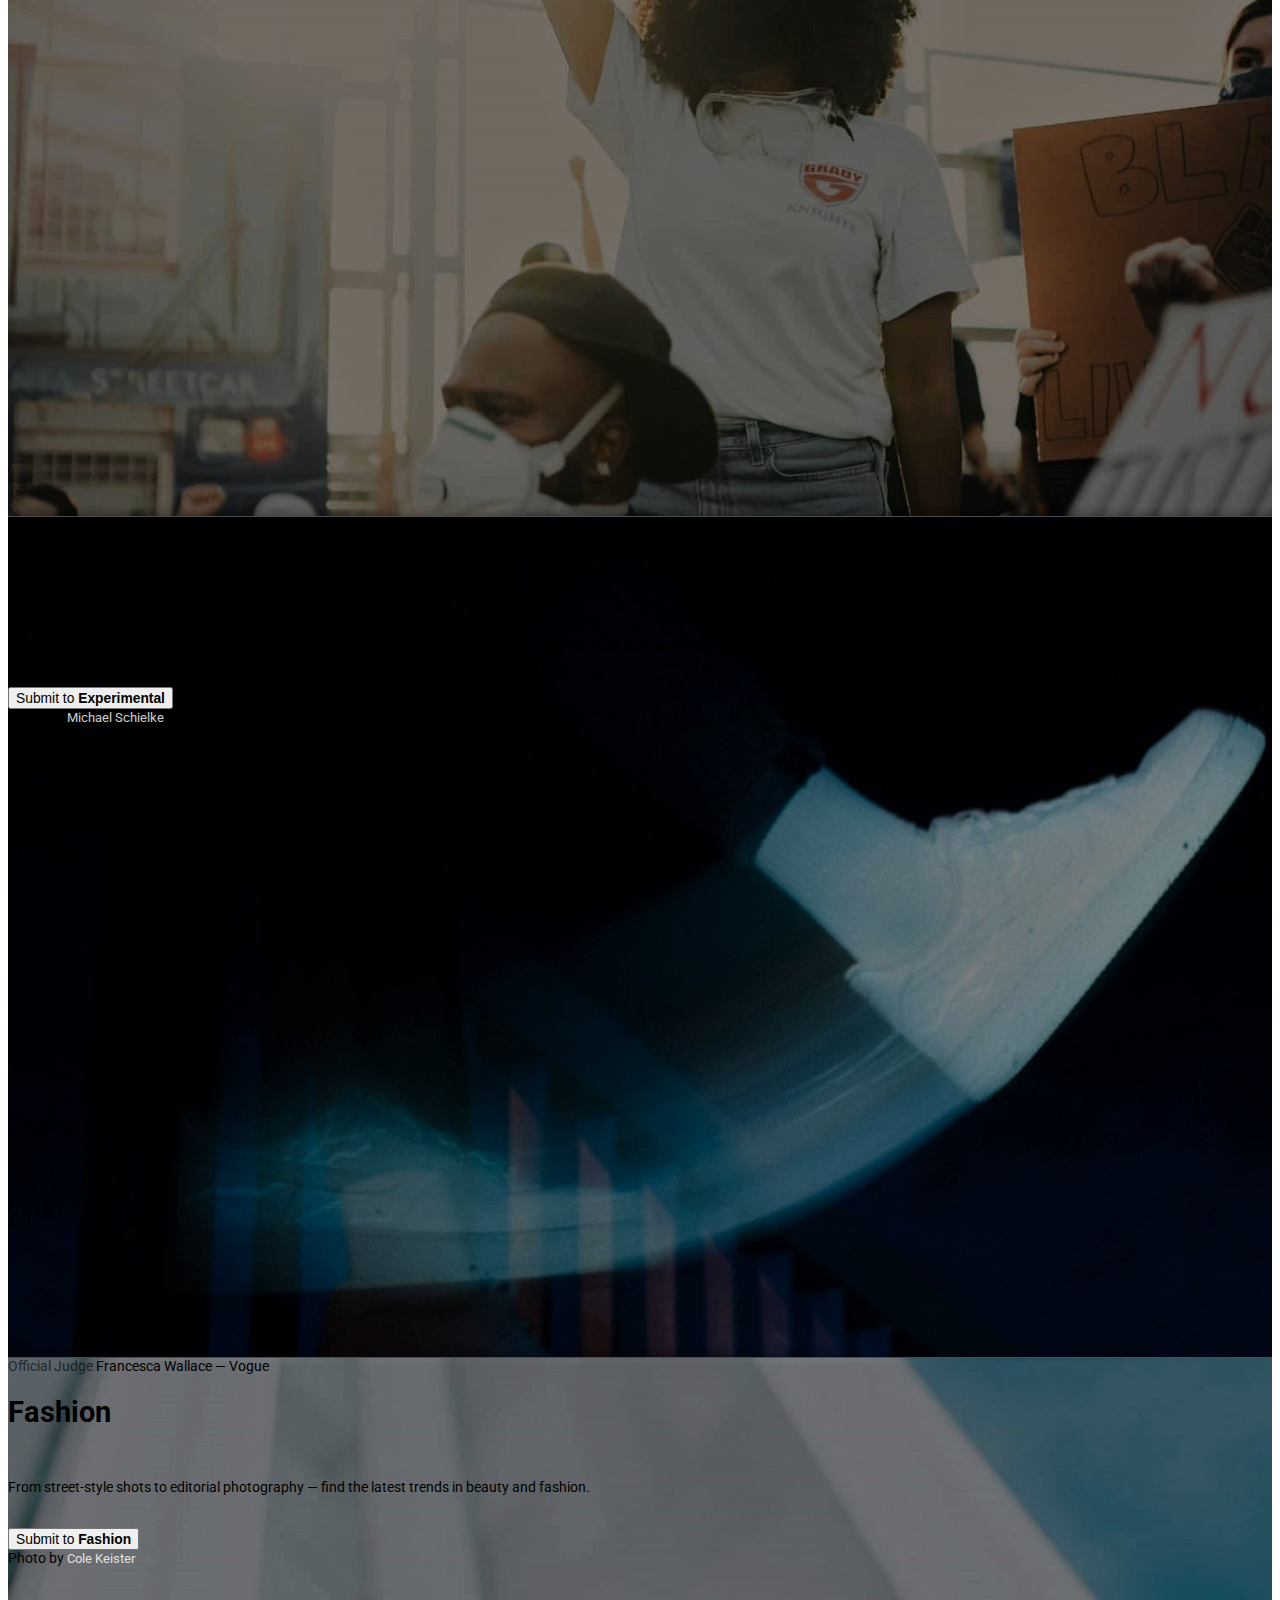
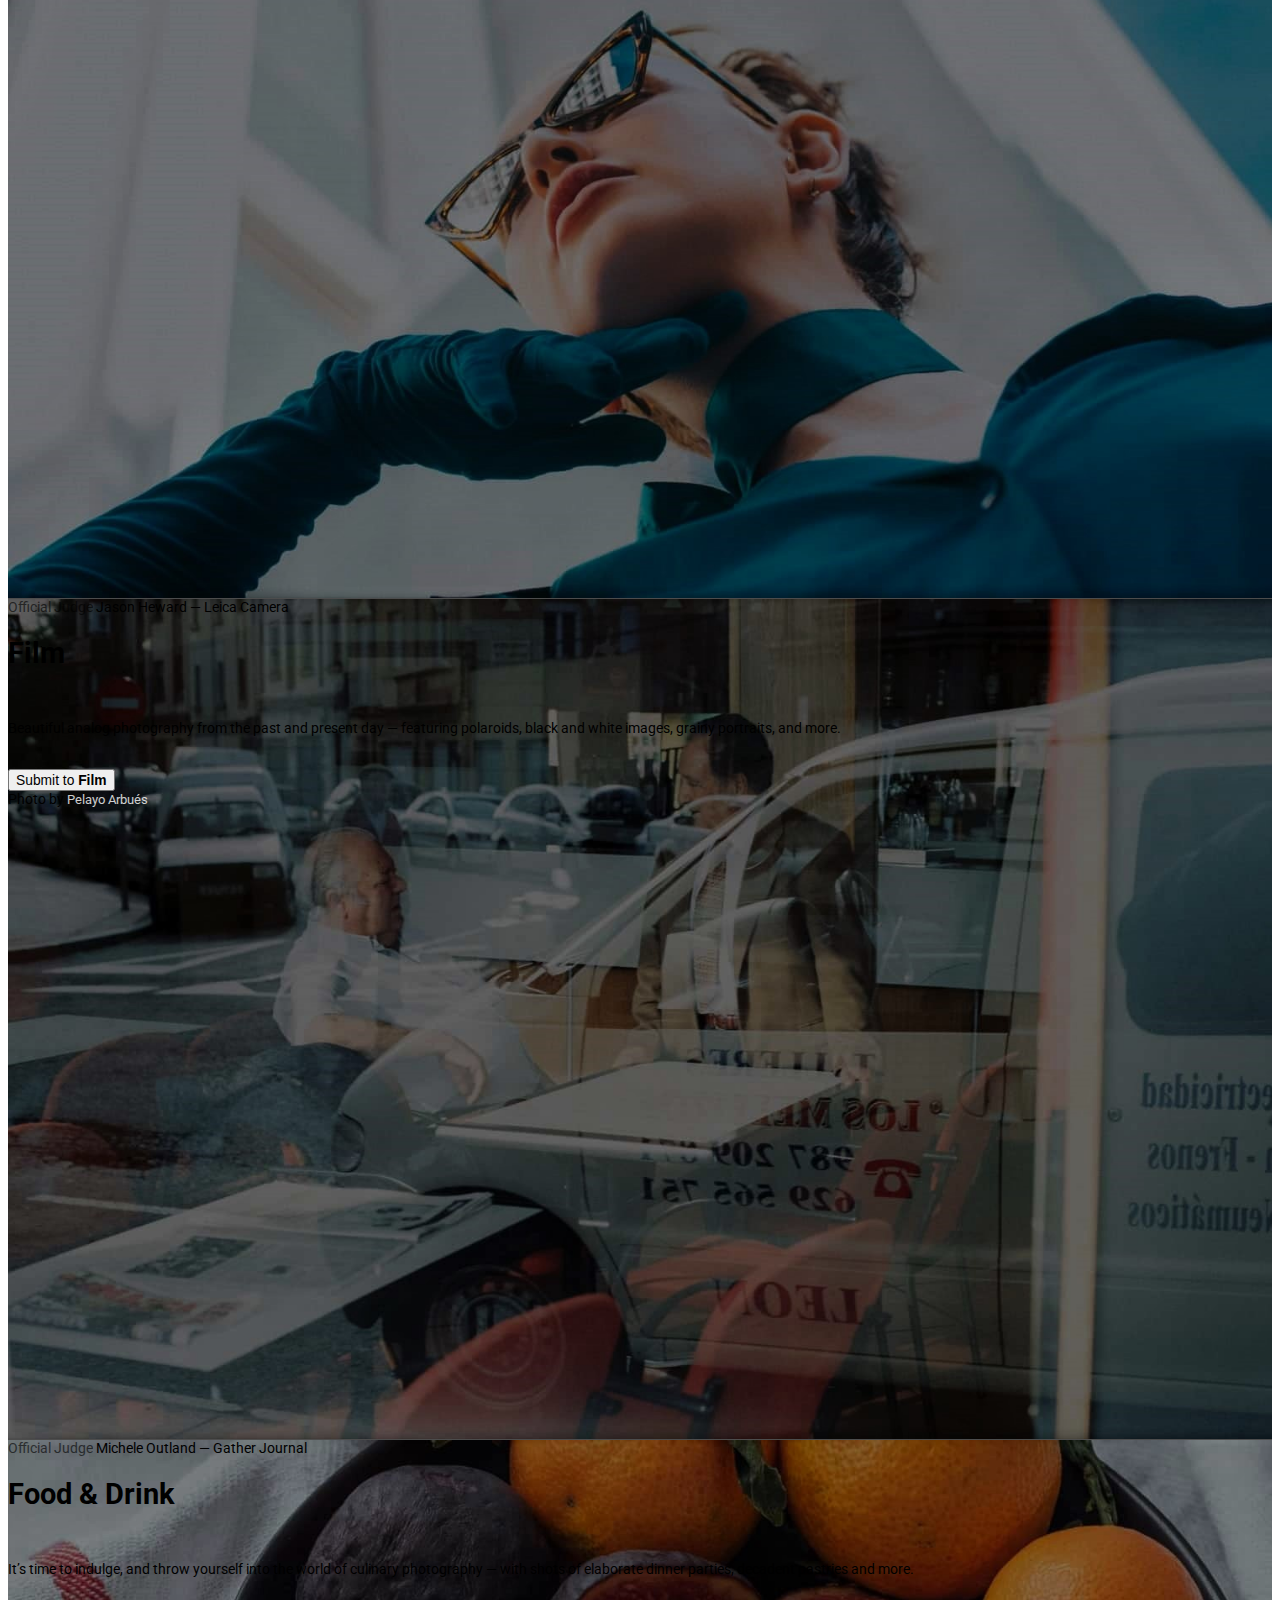
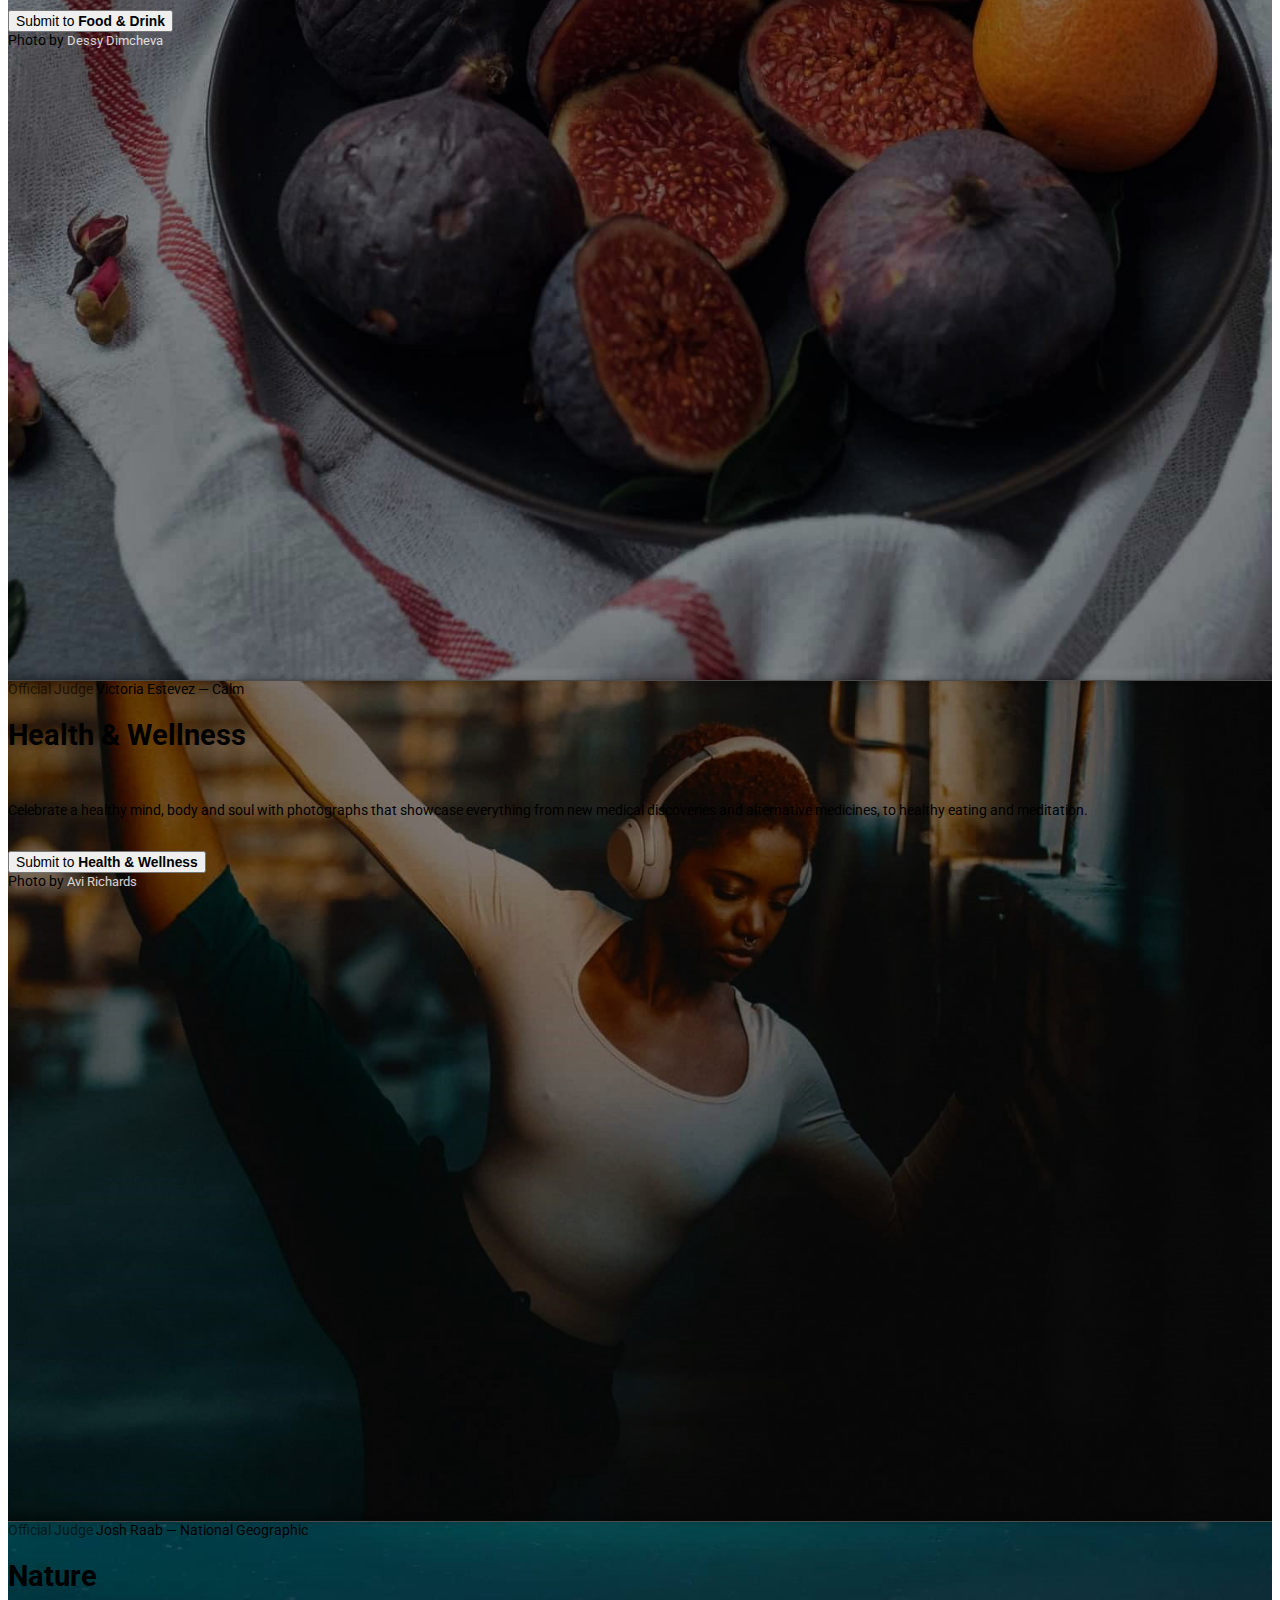
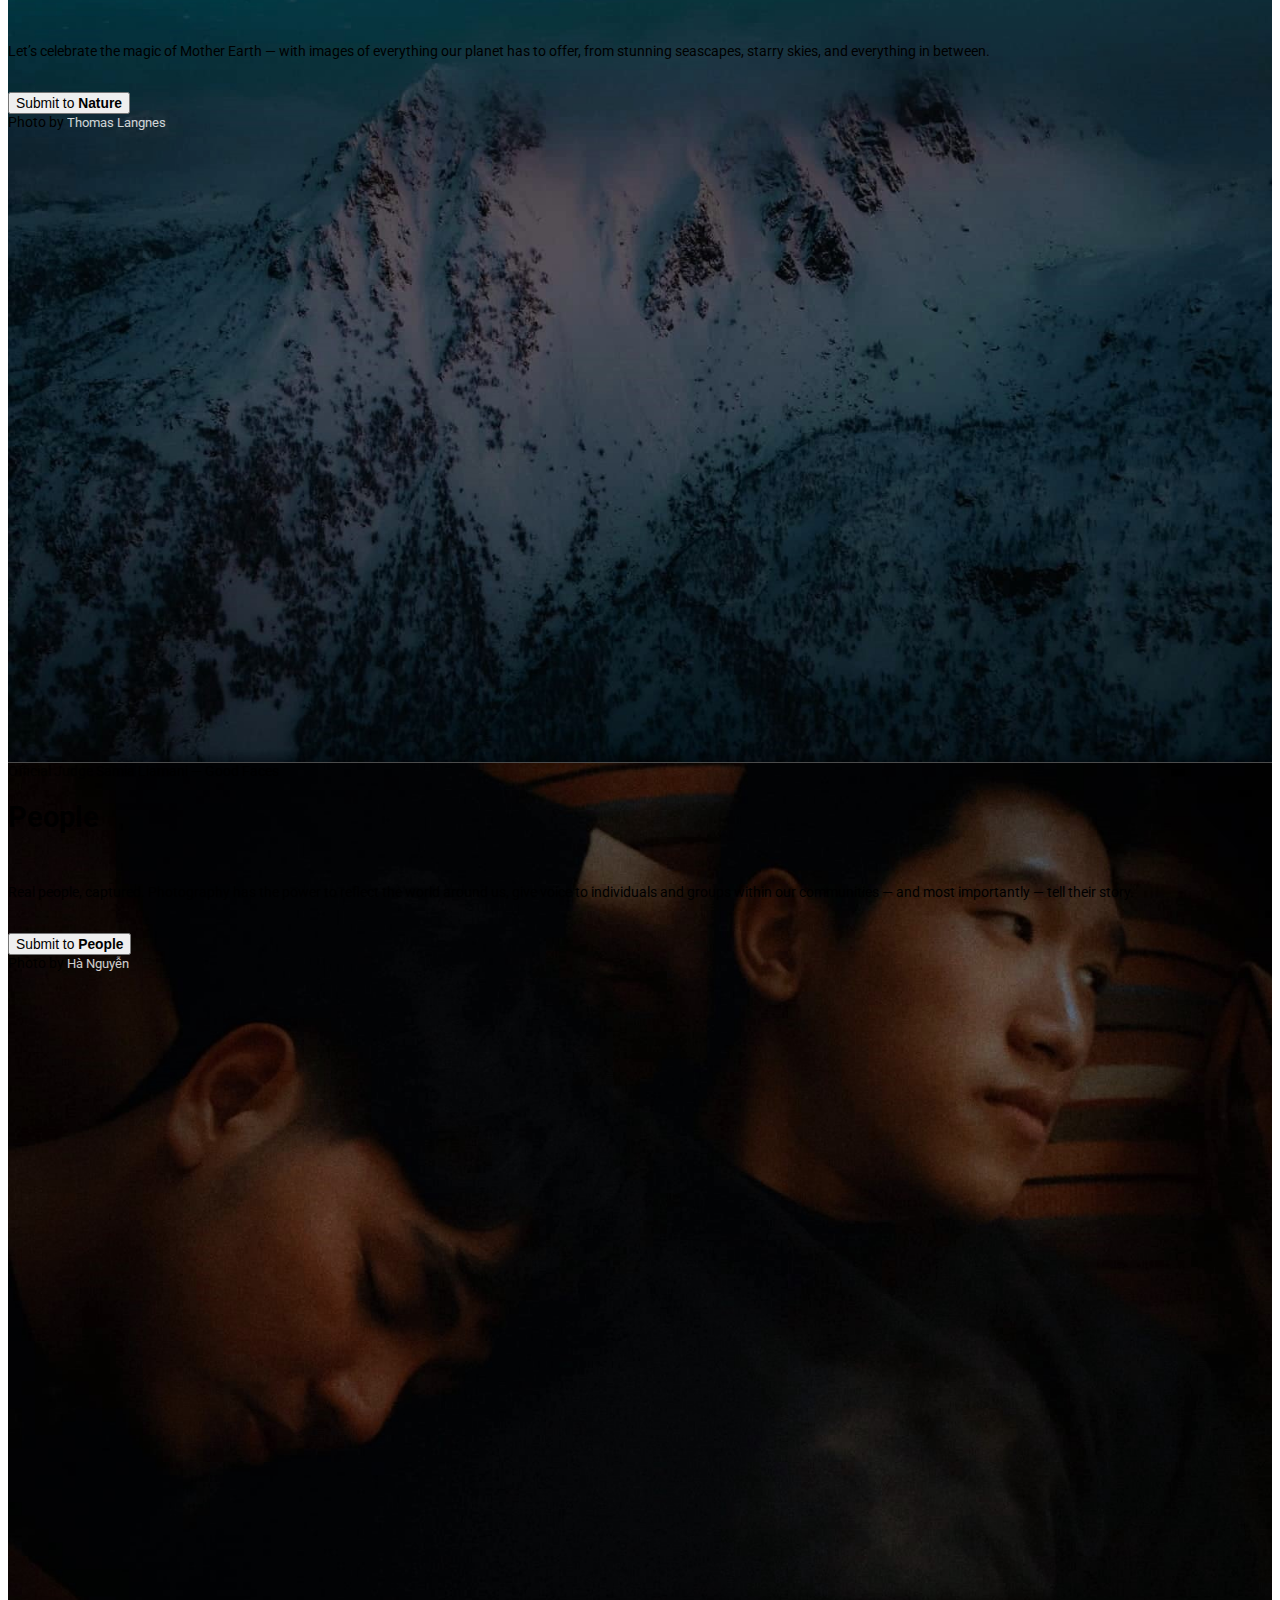
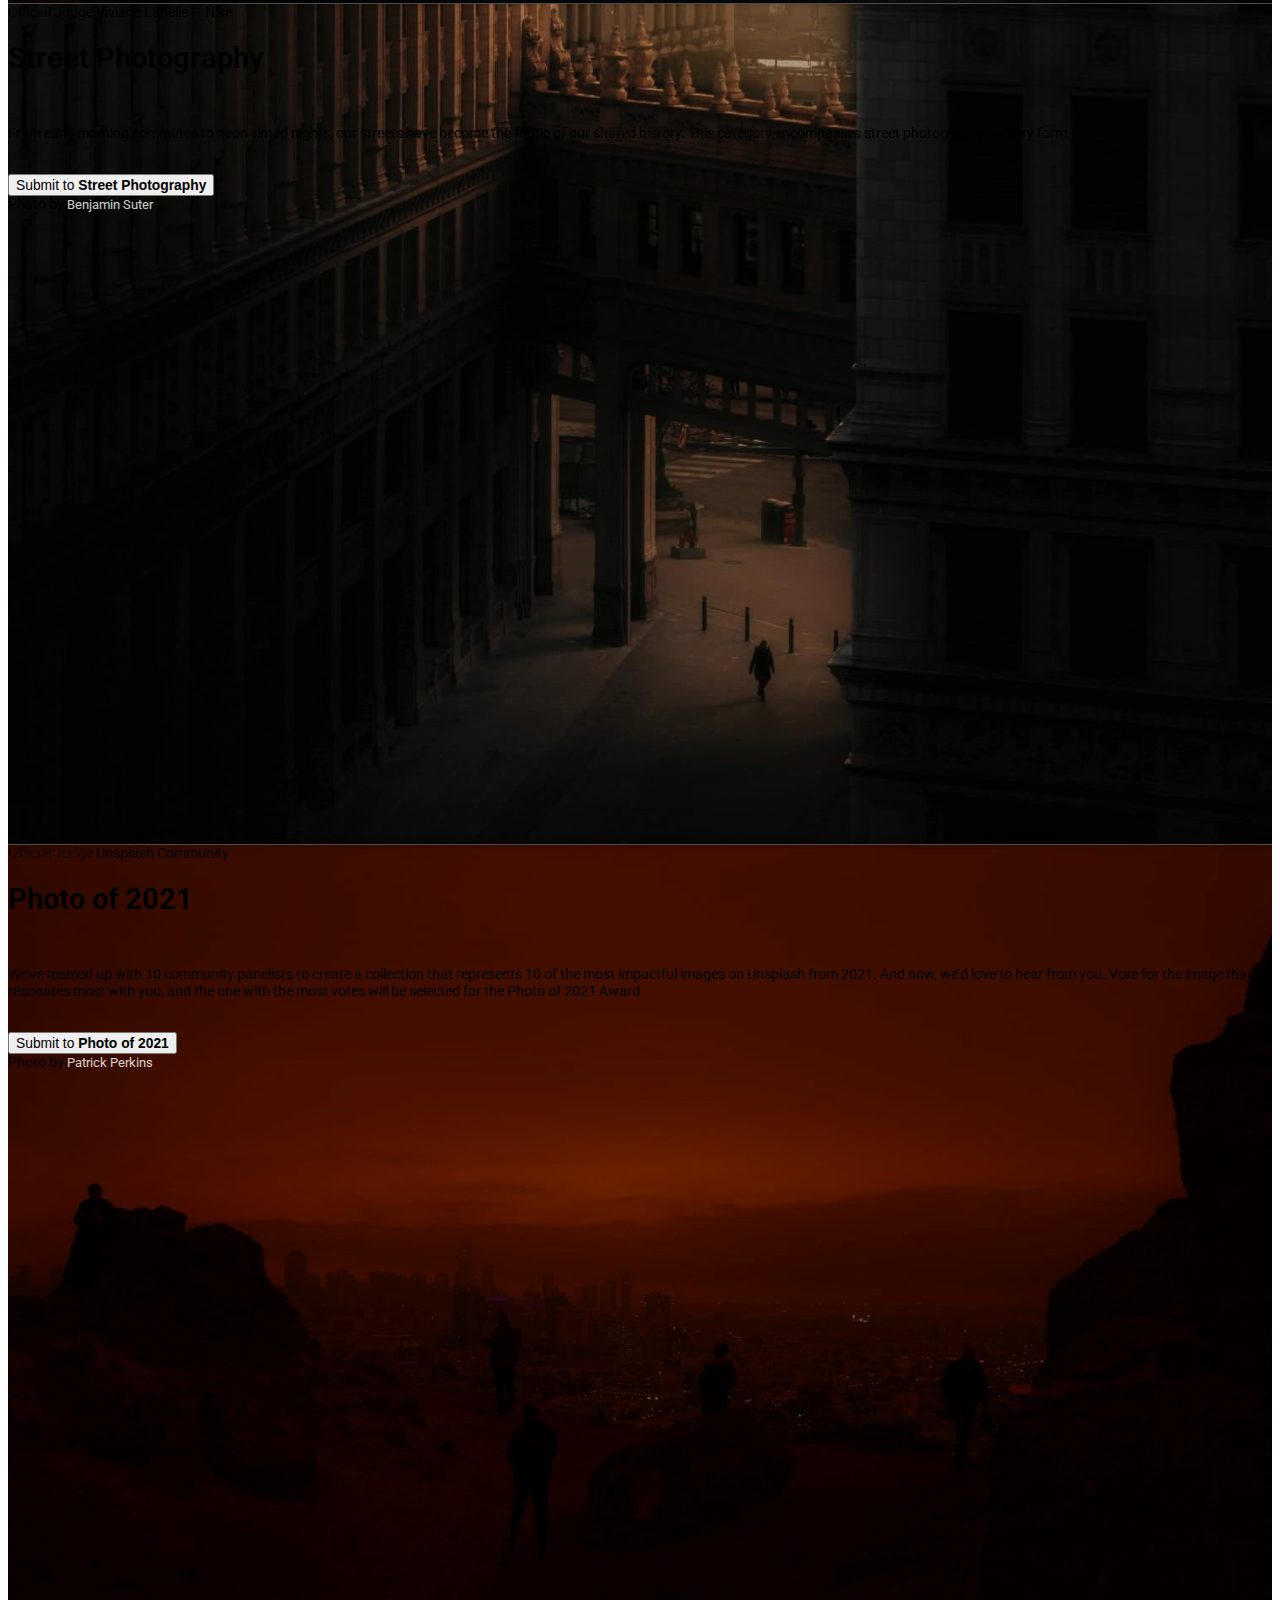
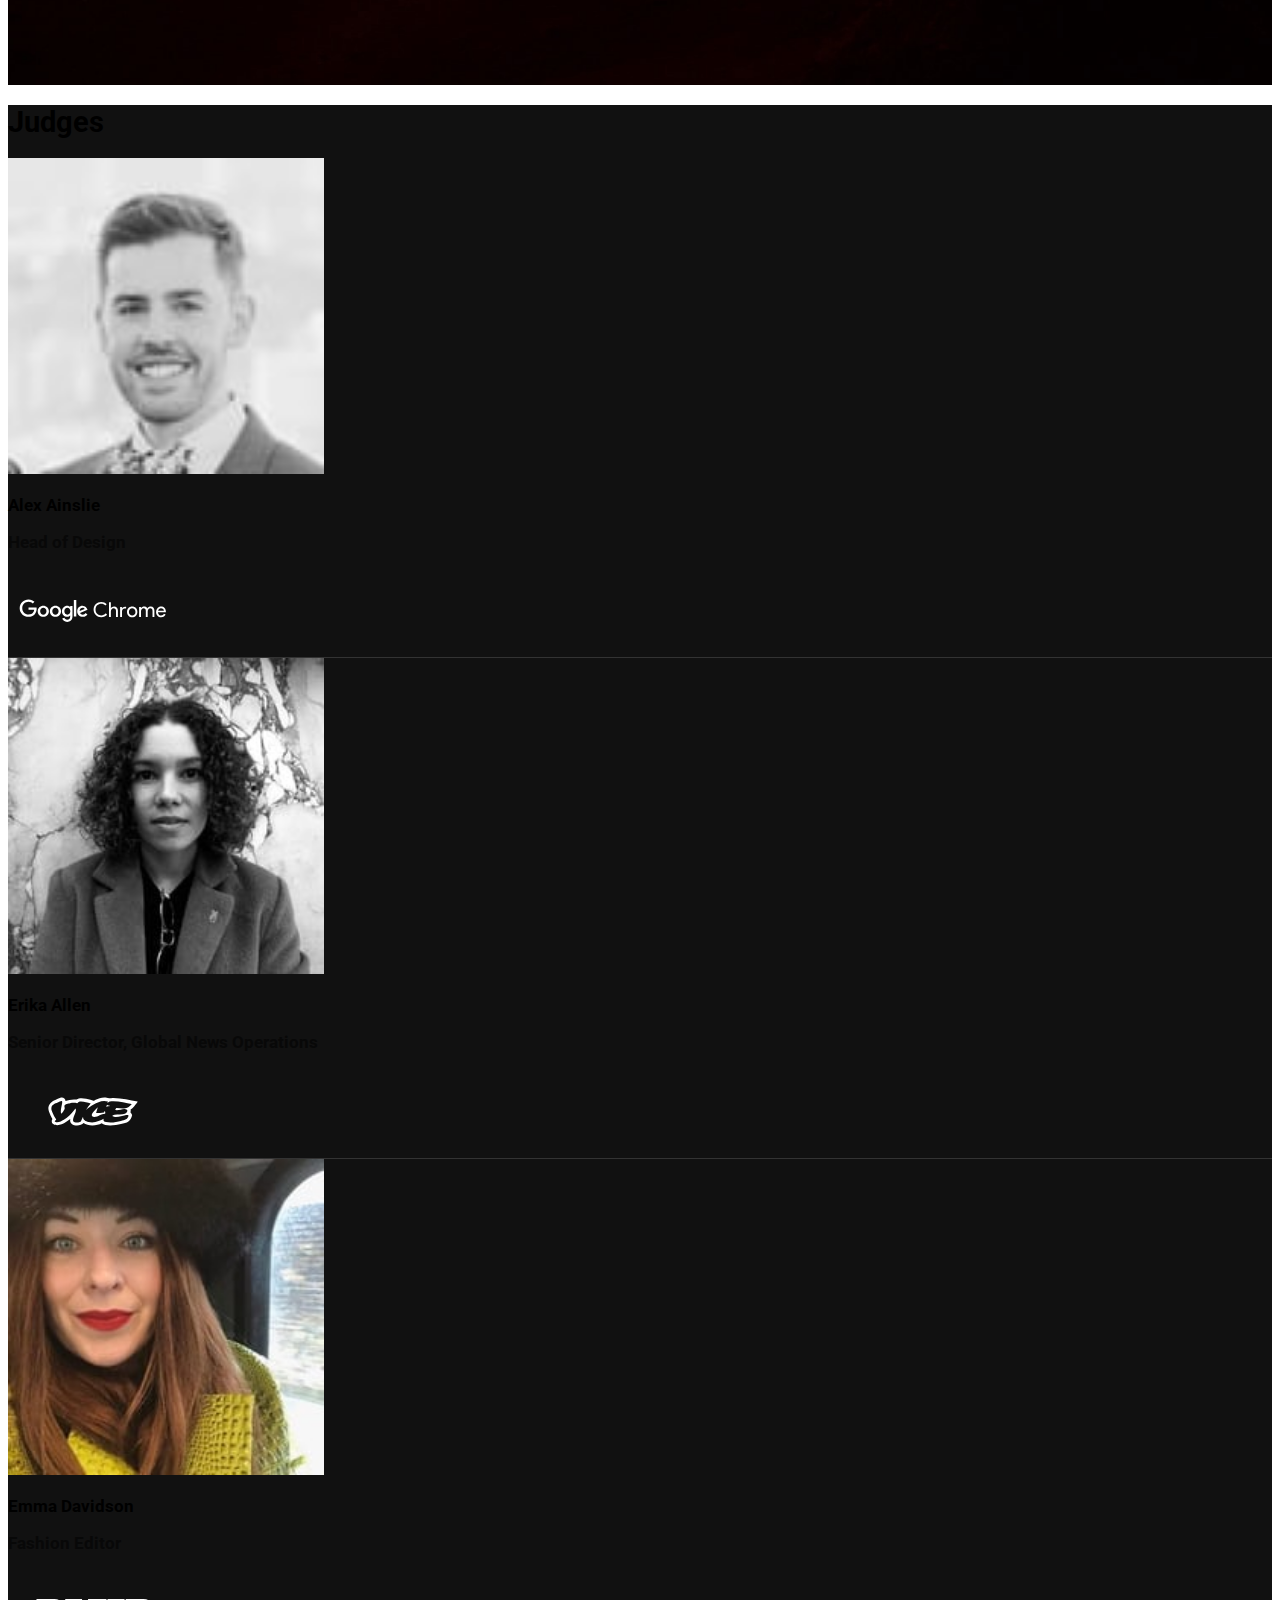
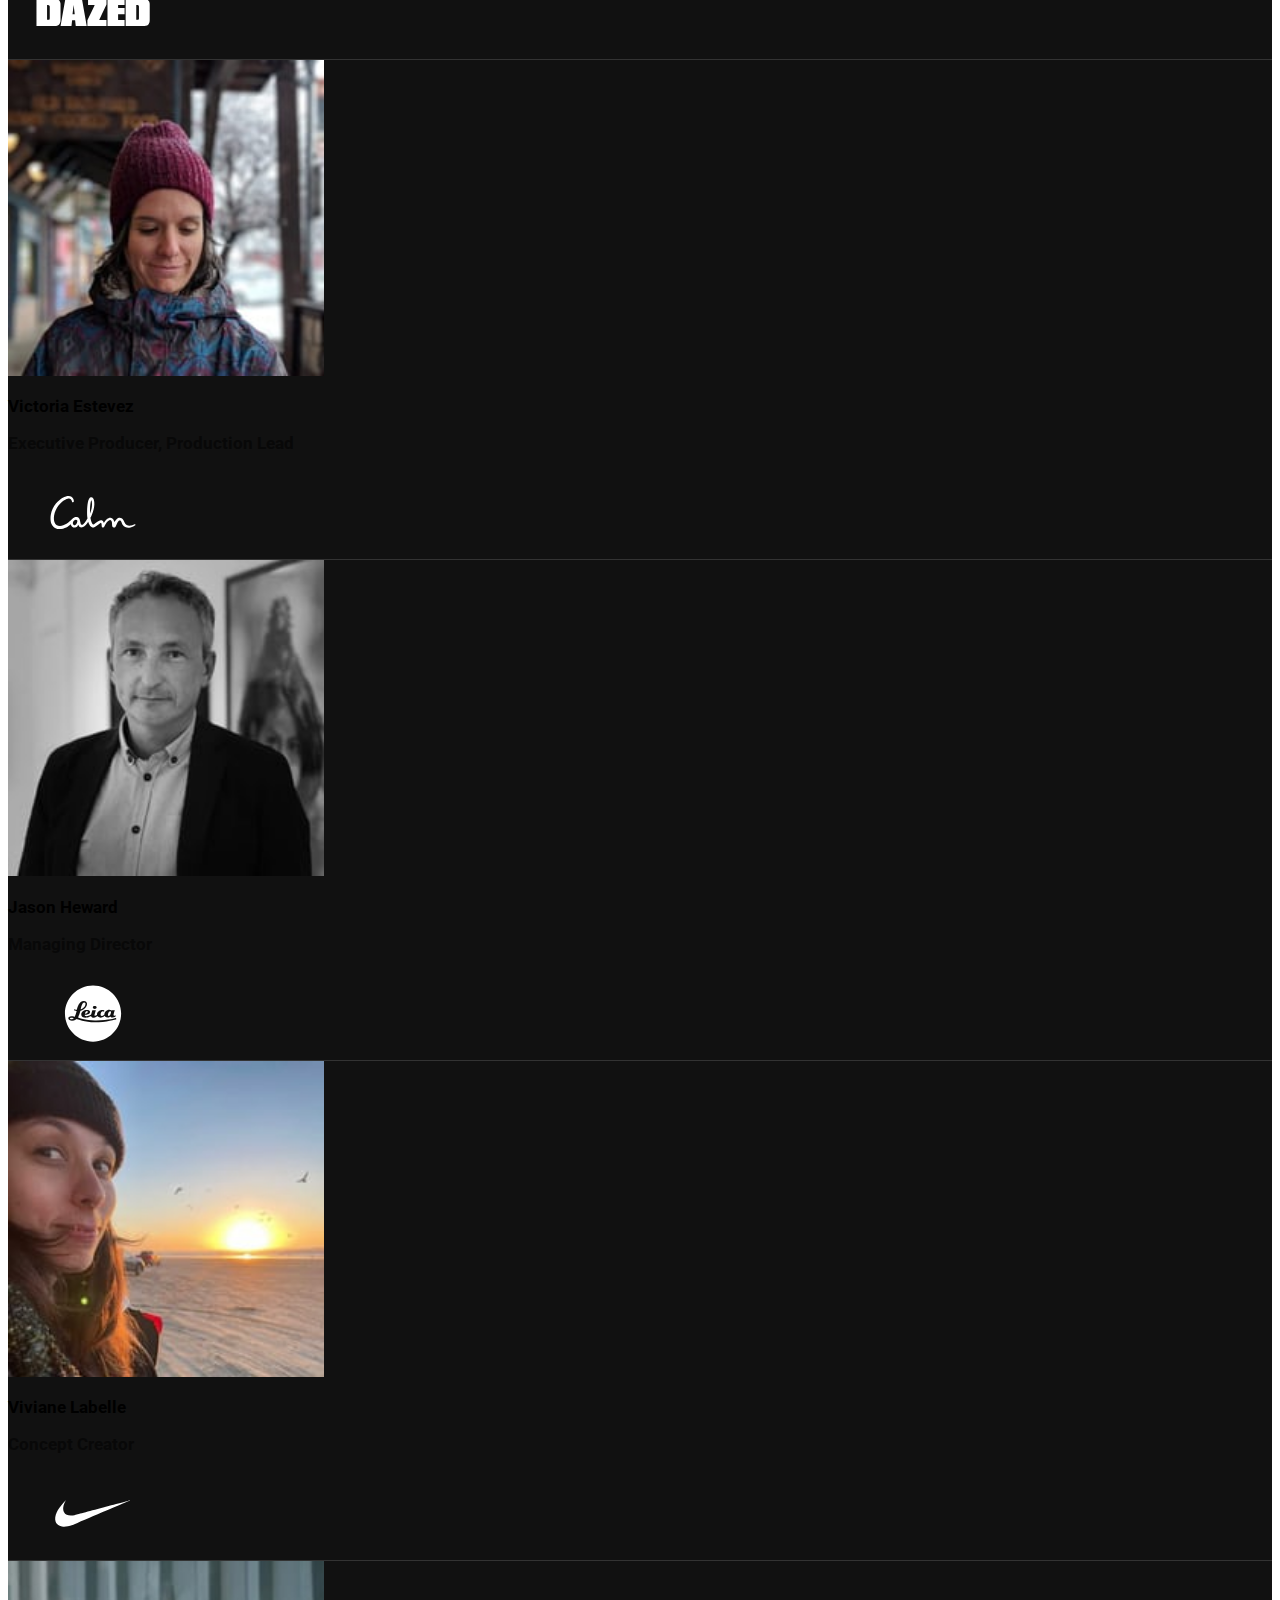
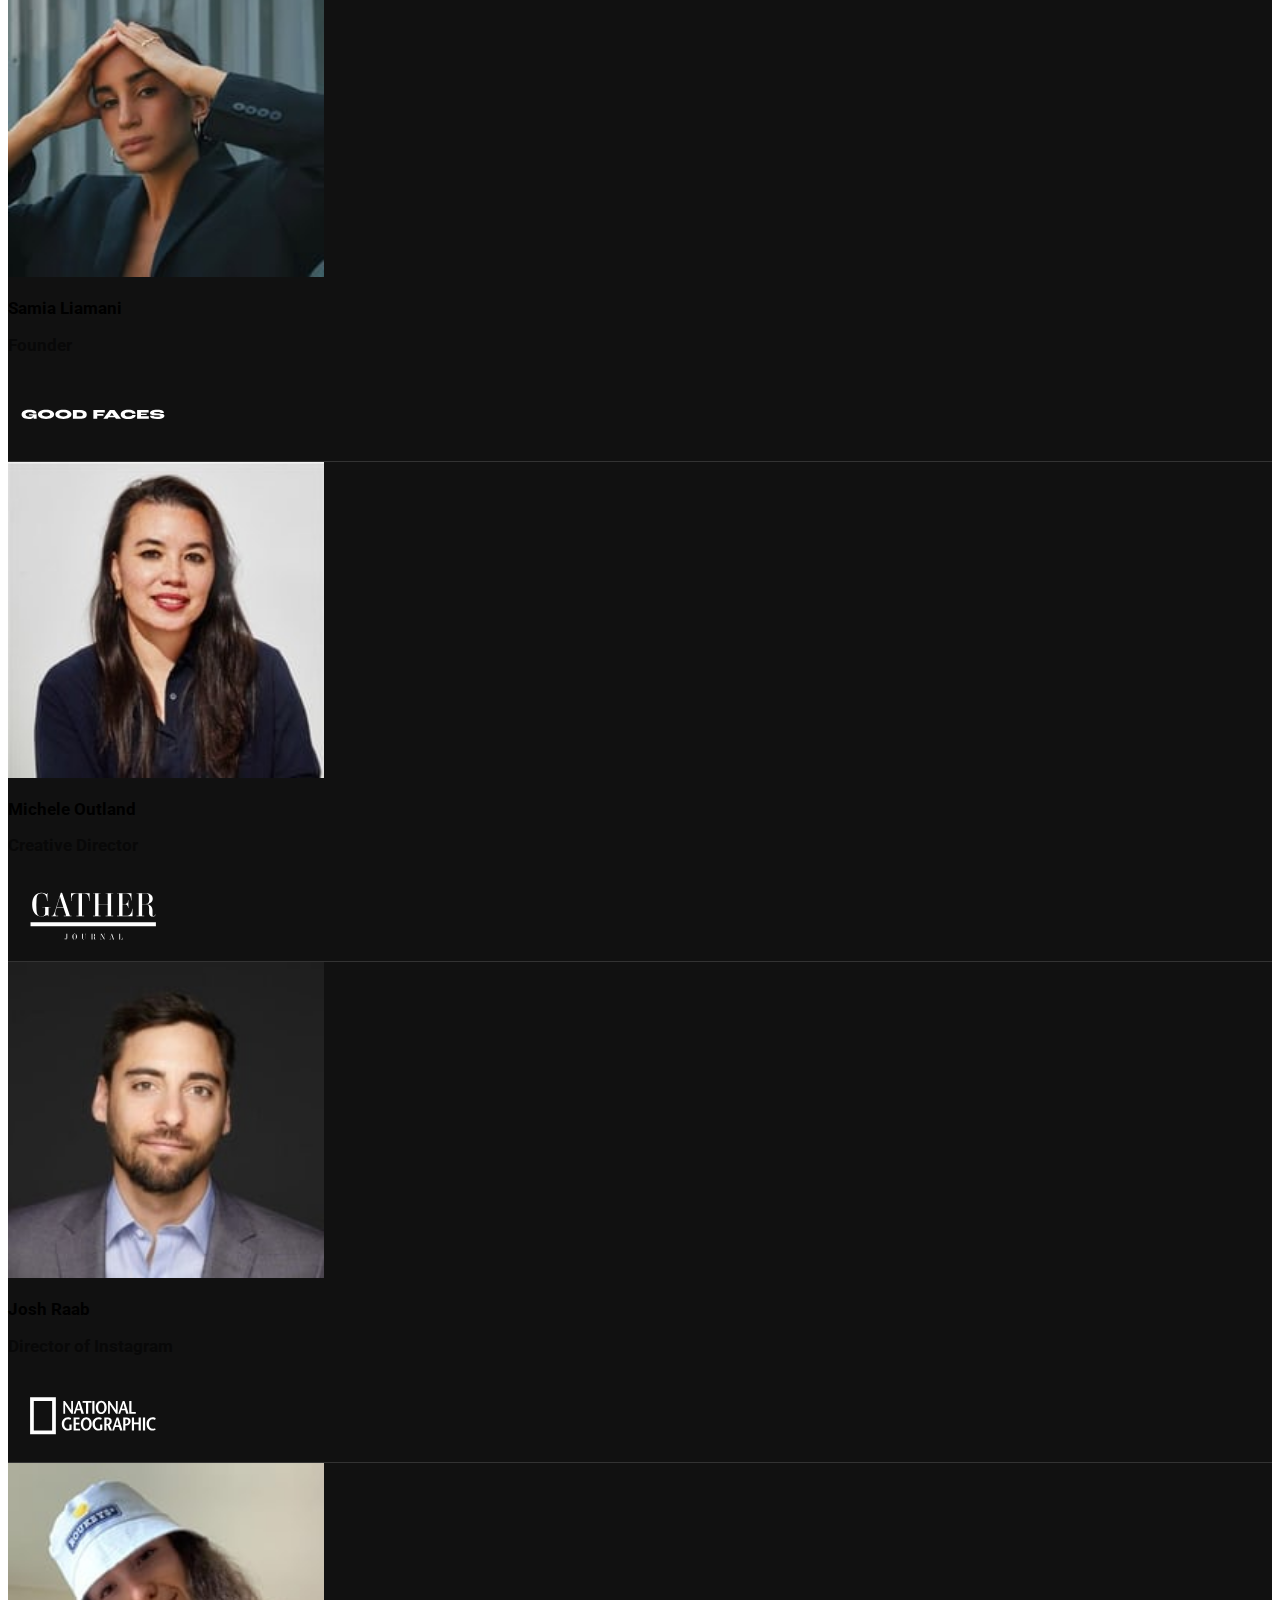
<file: awards/index.html>
<!DOCTYPE html>
<html lang="en">

<head>
    <meta charset="UTF-8">
    <meta http-equiv="X-UA-Compatible" content="IE=edge">
    <meta name="viewport" content="width=device-width, initial-scale=1.0">
    <title>Unsplash Awards 2021</title>
    <link rel="shortcut icon" href="../icon/unsplash-logo.svg"> <!-- icon ตรง tab browser -->

    <link href="https://cdn.jsdelivr.net/npm/bootstrap@5.0.2/dist/css/bootstrap.min.css" rel="stylesheet"
        integrity="sha384-EVSTQN3/azprG1Anm3QDgpJLIm9Nao0Yz1ztcQTwFspd3yD65VohhpuuCOmLASjC" crossorigin="anonymous">
    <script src="https://cdn.jsdelivr.net/npm/bootstrap@5.0.2/dist/js/bootstrap.bundle.min.js"
        integrity="sha384-MrcW6ZMFYlzcLA8Nl+NtUVF0sA7MsXsP1UyJoMp4YLEuNSfAP+JcXn/tWtIaxVXM"
        crossorigin="anonymous"></script>

    <link rel="stylesheet" href="style.css">
    <link rel="stylesheet" href="animation.css">
    <link rel="stylesheet" href="../style.css">
    <script src="script.js"></script>

    <link rel="preconnect" href="https://fonts.googleapis.com">
    <link rel="preconnect" href="https://fonts.gstatic.com" crossorigin>
    <link href="https://fonts.googleapis.com/css2?family=Roboto&display=swap" rel="stylesheet">
</head>

<body>

    <div class="container-fluid shadow-sm position-sticky top-0" style="z-index: 1">
        <!-- เพจบาร์ด้านบนสุด -->
        <div class="row bg-white">
            <div class="navbar navbar-expand" style="height: 60px;">

                <!-- ลิงค์หน้าหลักและโลโก้ unsplash -->
                <a href="../" class="d-flex pointer text-dark" style="height: 100%;">
                    <img src="../icon/unsplash-logo.svg" height="100%">
                    <div class="d-flex flex-column p-xl-1 justify-content-center d-none d-xl-flex">
                        <span style="line-height: 1.3em;"><b>Unsplash</b></span>
                        <span style="line-height: 1.3em; font-size: .8em;" class="text-nowrap">Photos for
                            everyone</span>
                    </div>
                </a>

                <!-- container สำหรับครอบ search-box และ drop-down -->
                <div class="mx-3 position-relative w-100">
                    <!-- search-box -->
                    <div id="seachBox1" class="input-group rounded-pill py-1 search-box-container"
                        data-bs-toggle="dropdown" aria-expanded="true">
                        <span class="input-group-addon px-2 d-flex justify-content-center align-items-center">
                            <img class="icon-thin" src="../icon/search.svg" height="60%">
                        </span>
                        <input class="form-control input-non-effect px-0" type="search"
                            placeholder="Search free high-resolution photos"
                            onfocus="setSearchBGAndBorder('white', '#d7d7d7', 0)"
                            onfocusout="setSearchBGAndBorder('#ececec', 'white', 0)">
                        <span class="input-group-addon px-2 d-flex justify-content-center align-items-center">
                            <img class="icon-thin" src="../icon/scanner.svg" height="60%">
                        </span>
                    </div>

                    <!-- drop-down ของ searchBox -->
                    <ul class="dropdown-menu mt-1 p-3 shadow w-100" aria-labelledby="seachBox1">
                        <li class="mb-4">
                            <label class="form-label" style="font-size: .92em;">Recent Searches · <a
                                    class="hyper-text-b">Clear</a></label>
                            <form class="from form-inline">
                                <button class="btn border px-3 py-2 me-1 mb-1 in-dropdown-btn">icon</button>
                                <button class="btn border px-3 py-2 me-1 mb-1 in-dropdown-btn">web services</button>
                                <button class="btn border px-3 py-2 me-1 mb-1 in-dropdown-btn">reference</button>
                                <button class="btn border px-3 py-2 me-1 mb-1 in-dropdown-btn">flower</button>
                                <button class="btn border px-3 py-2 me-1 mb-1 in-dropdown-btn">wallpaper</button>
                                <button class="btn border px-3 py-2 me-1 mb-1 in-dropdown-btn">tree</button>
                            </form>
                        </li>
                        <li class="mb-4">
                            <label class="form-label" style="font-size: .92em;">Trending Searches</label>
                            <form class="from form-inline">
                                <button class="btn border px-3 py-2 me-1 mb-1 in-dropdown-btn">
                                    <img src="../icon/graph-up.svg" height="16px" class="me-2">italy
                                </button>
                                <button class="btn border px-3 py-2 me-1 mb-1 in-dropdown-btn">
                                    <img src="../icon/graph-up.svg" height="16px" class="me-2">night sky
                                </button>
                                <button class="btn border px-3 py-2 me-1 mb-1 in-dropdown-btn">
                                    <img src="../icon/graph-up.svg" height="16px" class="me-2">flower
                                </button>
                                <button class="btn border px-3 py-2 me-1 mb-1 in-dropdown-btn">
                                    <img src="../icon/graph-up.svg" height="16px" class="me-2">student house
                                </button>
                                <button class="btn border px-3 py-2 me-1 mb-1 in-dropdown-btn">
                                    <img src="../icon/graph-up.svg" height="16px" class="me-2">movies
                                </button>
                            </form>
                        </li>
                        <li class="mb-4">
                            <label class="form-label" style="font-size: .92em;">Trending Topic</label>
                            <form class="from form-inline">
                                <div class="btn p-0 border rounded me-1 mb-1">
                                    <img src="../image/btn-architecture.jpg" height="36px" class="rounded-start">
                                    <span class="btn px-3 py-1 me-1 mb-1 in-dropdown-btn">Architecture & Interior</span>
                                </div>
                                <div class="btn p-0 border rounded me-1 mb-1">
                                    <img src="../image/btn-fashion.jpg" height="36px" class="rounded-start">
                                    <span class="btn px-3 py-1 me-1 mb-1 in-dropdown-btn">Fashion</span>
                                </div>
                                <div class="btn p-0 border rounded me-1 mb-1">
                                    <img src="../image/btn-current-events.jpg" height="36px" class="rounded-start">
                                    <span class="btn px-3 py-1 me-1 mb-1 in-dropdown-btn">Current Events</span>
                                </div>
                                <div class="btn p-0 border rounded me-1 mb-1">
                                    <img src="../image/btn-experimental.jpg" height="36px" class="rounded-start">
                                    <span class="btn px-3 py-1 me-1 mb-1 in-dropdown-btn">Experimental</span>
                                </div>
                                <div class="btn p-0 border rounded me-1 mb-1">
                                    <img src="../image/btn-film.jpg" height="36px" class="rounded-start">
                                    <span class="btn px-3 py-1 me-1 mb-1 in-dropdown-btn">Film</span>
                                </div>
                            </form>
                        </li>
                        <li>
                            <label class="form-label" style="font-size: .92em;">Trending Collections</label>
                            <form class="from form-inline">
                                <button class="btn border px-3 py-2 me-1 mb-1 in-dropdown-btn">shadyside</button>
                                <button class="btn border px-3 py-2 me-1 mb-1 in-dropdown-btn">the sea</button>
                                <button class="btn border px-3 py-2 me-1 mb-1 in-dropdown-btn">Tokyo</button>
                                <button class="btn border px-3 py-2 me-1 mb-1 in-dropdown-btn">Gaming</button>
                                <button class="btn border px-3 py-2 me-1 mb-1 in-dropdown-btn">Vaccine</button>
                            </form>
                        </li>
                    </ul>
                </div>

                <!-- ปุ่ม/hypertext ที่ลิงค์ไปยังหน้าต่าง -->
                <a class="nav-link hyper-text-b d-none d-xl-flex d-lg-flex d-md-none d-sm-none"
                    href="../brands/">Brands</a><span
                    class="d-none d-xl-flex d-lg-flex d-md-none d-sm-none">🏆</span>
                <a class="nav-link text-dark text-nowrap ps-2 d-none d-xl-flex d-lg-flex d-md-none d-sm-none"
                    style="font-size: .9em;">Unsplash Awards</a>
                <div class="vertical-line mx-0 mx-xl-3 mx-lg-3"></div>
                <a class="nav-link hyper-text-b text-nowrap" href="../login/">Log in</a>
                <a class="nav-link hyper-text-b text-nowrap px-0" href="#">
                    <input class="btn border-secondary hyper-text-b custom-outline-btn" type="button"
                        value="Submit a photo">
                </a>

                <!-- เมนูบาร์ขวาสุด -->
                <a class="nav-link icon-thin" href="#" id="listMenu" class="dropdown-toggle" data-bs-toggle="dropdown"
                    aria-expanded="false">
                    <img src="../icon/list.svg">
                </a>

                <!-- dropdown ของเมนูบาร์ขวาสุด -->
                <div class="dropdown-menu me-3 p-0 dropdown-animation bg-transparent border-0"
                    aria-labelledby="listMenu" style="right: 0; left: auto;">
                    <div class="row p-4 bg-light border-top border-start border-end rounded-top shadow">
                        <div class="col d-flex flex-row">
                            <div class="col-4 d-flex align-items-start justify-content-center">
                                <img src="../icon/company.svg">
                            </div>
                            <div class="col-8 pe-3 text-nowrap" style="font-size: .9em;">
                                <span class="py-4"><b>Company</b></span>
                                <li class="my-2"><a class="hyper-text-b">About</a></li>
                                <li class="my-2"><a class="hyper-text-b" href="../brands/">Brands</a></li>
                                <li class="my-2"><a class="hyper-text-b">Blog</a></li>
                                <li class="my-2"><a class="hyper-text-b">History</a></li>
                                <li class="my-2"><a class="hyper-text-b">Join the team</a></li>
                                <li class="my-2"><a class="hyper-text-b">Press</a></li>
                                <li class="my-2"><a class="hyper-text-b">Contact us</a></li>
                                <li class="my-2"><a class="hyper-text-b">Help</a></li>
                            </div>
                        </div>
                        <div class="col d-flex flex-row px-4">
                            <div class="col-4 d-flex align-items-start justify-content-center">
                                <img src="../icon/product.svg">
                            </div>
                            <div class="col-8 pe-3 text-nowrap" style="font-size: .9em;">
                                <span class="py-4"><b>Product</b></span>
                                <li class="my-2"><a class="hyper-text-b">Explore</a></li>
                                <li class="my-2"><a class="hyper-text-b">DevelopersAPI</a></li>
                                <li class="my-2"><a class="hyper-text-b">Unsplash Dataset</a></li>
                                <li class="my-2"><a class="hyper-text-b">Unsplash for iOS</a></li>
                                <li class="my-2"><a class="hyper-text-b">Apps & Plugin</a></li>
                            </div>
                        </div>
                        <div class="col d-flex flex-row">
                            <div class="col-4 d-flex align-items-start justify-content-center">
                                <img src="../icon/community.svg">
                            </div>
                            <div class="col-8 pe-5 text-nowrap" style="font-size: .9em;">
                                <span class="py-4"><b>Community</b></span>
                                <li class="my-2"><a class="hyper-text-b">Become a Contributor</a></li>
                                <li class="my-2"><a class="hyper-text-b">Topics</a></li>
                                <li class="my-2"><a class="hyper-text-b">Collections</a></li>
                                <li class="my-2"><a class="hyper-text-b">Trends</a></li>
                                <li class="my-2"><a class="hyper-text-b" href="">Unsplash Awards</a></li>
                                <li class="my-2"><a class="hyper-text-b">Stats</a></li>
                            </div>
                        </div>
                    </div>
                    <div class="row bg-light px-4 py-3 border rounded-bottom shadow">
                        <div class="col-8" style="font-size: .9em;">
                            <a class="hyper-text-b me-3">License</a>
                            <a class="hyper-text-b me-3">Privacy Policy</a>
                            <a class="hyper-text-b me-3">Terms</a>
                            <a class="hyper-text-b me-3">Security</a>
                        </div>
                        <div class="col-4 d-flex justify-content-end">
                            <img src="../icon/twitter.svg" height="20px" class="icon-thin mx-2">
                            <img src="../icon/facebook.svg" height="20px" class="icon-thin mx-2">
                            <img src="../icon/instagram.svg" height="20px" class="icon-thin mx-2">
                        </div>
                    </div>
                    <div class="dropdown-indent-shape"></div>
                </div>
            </div>
        </div>
    </div>


    <div class="container-fluid">

        <div class="row p-2 py-3 text-white d-flex flex-column justify-content-between position-relative"
            style="height: var(--current-height); background: #111;">

            <img src="../category/3d-renders/image/5.jpg" class="frame-5">
            <img src="../category/architecture-and-interior/image/6.jpg" class="frame-6">
            <img src="../category/current-events/image/7.jpg" class="frame-7">
            <img src="../category/experimental/image/8.jpg" class="frame-8">
            <img src="../category/fashion/image/9.jpg" class="frame-9">

            <div class="row-12 d-flex justify-content-between">
                <span class="frame-4">2021 Edition</span>
                <a class="hyper-text-w frame-4" style="font-size: 1em;">FAQ</a>
            </div>
            <div class="row-12 d-flex align-items-center justify-content-center flex-column position-relative">
                <img src="../icon/leaves.svg" class="position-absolute frame-1">
                <span class="display-1 fw-bold frame-2" style="letter-spacing: .08em;">Unsplash Awards</span>
                <h2 class="frame-3">Celebrating the best of open photography</h2>
            </div>
            <div class="row-12 d-flex justify-content-between">
                <span class="frame-4">Open October 1st — October 31st, 2021</span>
                <span class="frame-4">Finalists announced November 25th, 2021</span>
            </div>
        </div>

        <div class="row py-5 background-image-2">
            <div class="row py-4 d-flex justify-content-center text-white">
                <div class="col-xl-4 col-lg-5 col-md-6 col-sm-12 px-sm-4 py-5 pe-5">
                    The Unsplash Awards are a month-long celebration recognizing the powerful impact that the Unsplash
                    community has made through their generosity and artistry. Unsplash wouldn’t exist without the
                    thousands
                    of contributors who freely gift their work and push creativity forward every day.
                    <br><br>
                    From the very best of architecture & interiors, to an all-new 3D category — enter your images into
                    11
                    categories designed to showcase the best of Unsplash. We’ve also invited amazing guest judges to
                    help
                    select the featured images for each category.
                </div>
                <div class="col-xl-4 col-lg-5 col-md-6 col-sm-12 px-sm-4 py-5 ps-5">
                    <h3 class="mb-4"><b>How to participate</b></h3>
                    <ol style="font-size: 1.2em;">
                        <li class="my-3">Select the category you’d like to participate in, and click Submit.</li>
                        <li class="my-3">You can either <b>submit a new photo or choose a photo from your library.</b>
                        </li>
                        <li class="my-3">If choosing a photo from your library — only photos submitted after October
                            31st
                            2020 will be
                        </li>
                    </ol>
                    for this year’s Awards.
                    Note: All images that have been curated to the Awards topics between November 1st 2020 and October
                    31st
                    2021 are automatically submitted to this year’s Awards. The number of eligible photos will be shown
                    under the Submit button.
                    <br><br>
                    Read more about our rules and regulations <a
                        class="hyper-text-w text-decoration-underline">here</a>.
                </div>
            </div>
        </div>

        <div class="row py-5 bg-secondary d-flex justify-content-center background-image-1"
            style="background-image: url('image/c-3d-renders-min.jpg');">
            <div class="col-xl-4 col-lg-5 col-md-6 col-sm-12 px-sm-4 d-flex flex-column justify-content-between">
                <div class="row d-flex pe-5 text-white">
                    <span style="font-size: .96em; opacity: .6;">Official Judge</span>
                    <span style="font-size: .96em;">Alex Ainslie — Google Chrome</span>
                </div>
                <div class="row py-4 pe-5 text-white">
                    <h1 class="fw-bold">3D Renders</h1><br>
                    <p>For the first time ever, Unsplash is accepting a new category of images outside of photography.
                        Submit your 3-dimensional images, designed in the software of your choice, rendered into JPEG
                        images.</p><br>
                    <p>Learn more <a class="hyper-text-b text-decoration-underline" style="color: #aaa;">here</a>.</p>
                    <span>
                        <button class="btn btn-light py-2 px-3" style="font-size: .96em;">Submit to <b>3D
                                Renders</b></button>
                    </span>
                </div>
                <span class="text-white">Photo by <a class="hyper-text-w">Richard Horvath</a></span>
            </div>
            <div class="col-xl-4 col-lg-5 col-md-6 col-sm-0 px-sm-4"></div>
        </div>

        <div class="row py-5 bg-secondary d-flex justify-content-center background-image-1"
            style="background-image: url('image/c-architecture-and-interior-min.jpg');">
            <div class="col-xl-4 col-lg-5 col-md-6 col-sm-12 px-sm-4 d-flex flex-column justify-content-between">
                <div class="row d-flex pe-5 text-white">
                    <span style="font-size: .96em; opacity: .6;">Official Judge</span>
                    <span style="font-size: .96em;">Marine Roucheyrolle — Airbnb</span>
                </div>
                <div class="row py-4 pe-5 text-white">
                    <h1 class="fw-bold">Architecture & Interior</h1><br>
                    <p>From towering skyscrapers to minimalist home decor, this category showcases the best of
                        architectures and interiors.</p><br>
                    <span>
                        <button class="btn btn-light py-2 px-3" style="font-size: .96em;">Submit to <b>Architecture &
                                Interior</b></button>
                    </span>
                </div>
                <span class="text-white">Photo by <a class="hyper-text-w">Arnt Oberschmidt</a></span>
            </div>
            <div class="col-xl-4 col-lg-5 col-md-6 col-sm-0 px-sm-4"></div>
        </div>

        <div class="row py-5 bg-secondary d-flex justify-content-center background-image-1"
            style="background-image: url('image/c-current-events-min.jpg');">
            <div class="col-xl-4 col-lg-5 col-md-6 col-sm-12 px-sm-4 d-flex flex-column justify-content-between">
                <div class="row d-flex pe-5 text-white">
                    <span style="font-size: .96em; opacity: .6;">Official Judge</span>
                    <span style="font-size: .96em;">Erika Allen — Vice</span>
                </div>
                <div class="row py-4 pe-5 text-white">
                    <h1 class="fw-bold">Current Events</h1><br>
                    <p>Covering the latest important events, news-worthy moments and movements from around the world —
                        from political protests to cultural celebrations. When submitting, please provide a photo
                        description so we understand the full context of the image.</p><br>
                    <span>
                        <button class="btn btn-light py-2 px-3" style="font-size: .96em;">Submit to <b>Current
                                Events</b></button>
                    </span>
                </div>
                <span class="text-white">Photo by <a class="hyper-text-w">Joe Yates</a></span>
            </div>
            <div class="col-xl-4 col-lg-5 col-md-6 col-sm-0 px-sm-4"></div>
        </div>

        <div class="row py-5 bg-secondary d-flex justify-content-center background-image-1"
            style="background-image: url('image/c-experimental-min.jpg');">
            <div class="col-xl-4 col-lg-5 col-md-6 col-sm-12 px-sm-4 d-flex flex-column justify-content-between">
                <div class="row d-flex pe-5 text-white">
                    <span style="font-size: .96em; opacity: .6;">Official Judge</span>
                    <span style="font-size: .96em;">Emma Davidson — Dazed Digital</span>
                </div>
                <div class="row py-4 pe-5 text-white">
                    <h1 class="fw-bold">Experimental</h1><br>
                    <p>Through the use of unlikely textures, intriguing subject matter, and new formats — photography
                        has the power to challenge our perspectives and push creativity forward.</p><br>
                    <span>
                        <button class="btn btn-light py-2 px-3" style="font-size: .96em;">Submit to
                            <b>Experimental</b></button>
                    </span>
                </div>
                <span class="text-white">Photo by <a class="hyper-text-w">Michael Schielke</a></span>
            </div>
            <div class="col-xl-4 col-lg-5 col-md-6 col-sm-0 px-sm-4"></div>
        </div>

        <div class="row py-5 bg-secondary d-flex justify-content-center background-image-1"
            style="background-image: url('image/c-fashion-min.jpg');">
            <div class="col-xl-4 col-lg-5 col-md-6 col-sm-12 px-sm-4 d-flex flex-column justify-content-between">
                <div class="row d-flex pe-5 text-white">
                    <span style="font-size: .96em; opacity: .6;">Official Judge</span>
                    <span style="font-size: .96em;">Francesca Wallace — Vogue</span>
                </div>
                <div class="row py-4 pe-5 text-white">
                    <h1 class="fw-bold">Fashion</h1><br>
                    <p>From street-style shots to editorial photography — find the latest trends in beauty and fashion.
                    </p><br>
                    <span>
                        <button class="btn btn-light py-2 px-3" style="font-size: .96em;">Submit to
                            <b>Fashion</b></button>
                    </span>
                </div>
                <span class="text-white">Photo by <a class="hyper-text-w">Cole Keister</a></span>
            </div>
            <div class="col-xl-4 col-lg-5 col-md-6 col-sm-0 px-sm-4"></div>
        </div>

        <div class="row py-5 bg-secondary d-flex justify-content-center background-image-1"
            style="background-image: url('image/c-film-min.jpg');">
            <div class="col-xl-4 col-lg-5 col-md-6 col-sm-12 px-sm-4 d-flex flex-column justify-content-between">
                <div class="row d-flex pe-5 text-white">
                    <span style="font-size: .96em; opacity: .6;">Official Judge</span>
                    <span style="font-size: .96em;">Jason Heward — Leica Camera</span>
                </div>
                <div class="row py-4 pe-5 text-white">
                    <h1 class="fw-bold">Film</h1><br>
                    <p>Beautiful analog photography from the past and present day — featuring polaroids, black and white
                        images, grainy portraits, and more.</p><br>
                    <span>
                        <button class="btn btn-light py-2 px-3" style="font-size: .96em;">Submit to <b>Film</b></button>
                    </span>
                </div>
                <span class="text-white">Photo by <a class="hyper-text-w">Pelayo Arbués</a></span>
            </div>
            <div class="col-xl-4 col-lg-5 col-md-6 col-sm-0 px-sm-4"></div>
        </div>

        <div class="row py-5 bg-secondary d-flex justify-content-center background-image-1"
            style="background-image: url('image/c-food-and-drink-min.jpg');">
            <div class="col-xl-4 col-lg-5 col-md-6 col-sm-12 px-sm-4 d-flex flex-column justify-content-between">
                <div class="row d-flex pe-5 text-white">
                    <span style="font-size: .96em; opacity: .6;">Official Judge</span>
                    <span style="font-size: .96em;">Michele Outland — Gather Journal</span>
                </div>
                <div class="row py-4 pe-5 text-white">
                    <h1 class="fw-bold">Food & Drink</h1><br>
                    <p>It’s time to indulge, and throw yourself into the world of culinary photography — with shots of
                        elaborate dinner parties, decadent pastries and more.</p><br>
                    <span>
                        <button class="btn btn-light py-2 px-3" style="font-size: .96em;">Submit to <b>Food &
                                Drink</b></button>
                    </span>
                </div>
                <span class="text-white">Photo by <a class="hyper-text-w">Dessy Dimcheva</a></span>
            </div>
            <div class="col-xl-4 col-lg-5 col-md-6 col-sm-0 px-sm-4"></div>
        </div>

        <div class="row py-5 bg-secondary d-flex justify-content-center background-image-1"
            style="background-image: url('image/c-health-and-wellness-min.jpg');">
            <div class="col-xl-4 col-lg-5 col-md-6 col-sm-12 px-sm-4 d-flex flex-column justify-content-between">
                <div class="row d-flex pe-5 text-white">
                    <span style="font-size: .96em; opacity: .6;">Official Judge</span>
                    <span style="font-size: .96em;">Victoria Estevez — Calm</span>
                </div>
                <div class="row py-4 pe-5 text-white">
                    <h1 class="fw-bold">Health & Wellness</h1><br>
                    <p>Celebrate a healthy mind, body and soul with photographs that showcase everything from new
                        medical discoveries and alternative medicines, to healthy eating and meditation.</p><br>
                    <span>
                        <button class="btn btn-light py-2 px-3" style="font-size: .96em;">Submit to <b>Health &
                                Wellness</b></button>
                    </span>
                </div>
                <span class="text-white">Photo by <a class="hyper-text-w">Avi Richards</a></span>
            </div>
            <div class="col-xl-4 col-lg-5 col-md-6 col-sm-0 px-sm-4"></div>
        </div>

        <div class="row py-5 bg-secondary d-flex justify-content-center background-image-1"
            style="background-image: url('image/c-nature-min.jpg');">
            <div class="col-xl-4 col-lg-5 col-md-6 col-sm-12 px-sm-4 d-flex flex-column justify-content-between">
                <div class="row d-flex pe-5 text-white">
                    <span style="font-size: .96em; opacity: .6;">Official Judge</span>
                    <span style="font-size: .96em;">Josh Raab — National Geographic</span>
                </div>
                <div class="row py-4 pe-5 text-white">
                    <h1 class="fw-bold">Nature</h1><br>
                    <p>Let’s celebrate the magic of Mother Earth — with images of everything our planet has to offer,
                        from stunning seascapes, starry skies, and everything in between.</p><br>
                    <span>
                        <button class="btn btn-light py-2 px-3" style="font-size: .96em;">Submit to
                            <b>Nature</b></button>
                    </span>
                </div>
                <span class="text-white">Photo by <a class="hyper-text-w">Thomas Langnes</a></span>
            </div>
            <div class="col-xl-4 col-lg-5 col-md-6 col-sm-0 px-sm-4"></div>
        </div>

        <div class="row py-5 bg-secondary d-flex justify-content-center background-image-1"
            style="background-image: url('image/c-people-min.jpg');">
            <div class="col-xl-4 col-lg-5 col-md-6 col-sm-12 px-sm-4 d-flex flex-column justify-content-between">
                <div class="row d-flex pe-5 text-white">
                    <span style="font-size: .96em; opacity: .6;">Official Judge</span>
                    <span style="font-size: .96em;">Samia Liamani — Good Faces</span>
                </div>
                <div class="row py-4 pe-5 text-white">
                    <h1 class="fw-bold">People</h1><br>
                    <p>Real people, captured. Photography has the power to reflect the world around us, give voice to
                        individuals and groups within our communities — and most importantly — tell their story.</p><br>
                    <span>
                        <button class="btn btn-light py-2 px-3" style="font-size: .96em;">Submit to
                            <b>People</b></button>
                    </span>
                </div>
                <span class="text-white">Photo by <a class="hyper-text-w">Hà Nguyễn</a></span>
            </div>
            <div class="col-xl-4 col-lg-5 col-md-6 col-sm-0 px-sm-4"></div>
        </div>

        <div class="row py-5 bg-secondary d-flex justify-content-center background-image-1"
            style="background-image: url('image/c-street-photography-min.jpg');">
            <div class="col-xl-4 col-lg-5 col-md-6 col-sm-12 px-sm-4 d-flex flex-column justify-content-between">
                <div class="row d-flex pe-5 text-white">
                    <span style="font-size: .96em; opacity: .6;">Official Judge</span>
                    <span style="font-size: .96em;">Viviane Labelle — Nike</span>
                </div>
                <div class="row py-4 pe-5 text-white">
                    <h1 class="fw-bold">Street Photography</h1><br>
                    <p>From early morning commutes to neon-tinted nights, our streets have become the fabric of our
                        shared history. This category encompasses street photography in every form.</p><br>
                    <span>
                        <button class="btn btn-light py-2 px-3" style="font-size: .96em;">Submit to <b>Street
                                Photography</b></button>
                    </span>
                </div>
                <span class="text-white">Photo by <a class="hyper-text-w">Benjamin Suter</a></span>
            </div>
            <div class="col-xl-4 col-lg-5 col-md-6 col-sm-0 px-sm-4"></div>
        </div>

        <div class="row py-5 bg-secondary d-flex justify-content-center background-image-1"
            style="background-image: url('image/c-community-min.jpg');">
            <div class="col-xl-4 col-lg-5 col-md-6 col-sm-12 px-sm-4 d-flex flex-column justify-content-between">
                <div class="row d-flex pe-5 text-white">
                    <span style="font-size: .96em; opacity: .6;">Official Judge</span>
                    <span style="font-size: .96em;">Unsplash Community</span>
                </div>
                <div class="row py-4 pe-5 text-white">
                    <h1 class="fw-bold">Photo of 2021</h1><br>
                    <p>We’ve teamed up with 10 community panelists to create a collection that represents 10 of the most
                        impactful images on Unsplash from 2021. And now, we’d love to hear from you. Vote for the image
                        that resonates most with you, and the one with the most votes will be selected for the Photo of
                        2021 Award.</p><br>
                    <span>
                        <button class="btn btn-light py-2 px-3" style="font-size: .96em;">Submit to <b>Photo of
                                2021</b></button>
                    </span>
                </div>
                <span class="text-white">Photo by <a class="hyper-text-w">Patrick Perkins</a></span>
            </div>
            <div class="col-xl-4 col-lg-5 col-md-6 col-sm-0 px-sm-4"></div>
        </div>

        <!-- profile gallery -->
        <div class="row py-5 d-flex justify-content-center text-white" style="background: #111;">

            <div class="col-xl-8 col-lg-10 col-md-12 col-sm-12 px-sm-4 py-5 px-0">
                <h1 class="display-4 fw-bold pb-5">Judges</h1>

                <!-- profile ของแต่ละคน -->
                <div class="row px-4 py-5 m-0 text-white profile-hover" style="border-bottom: 1px solid #333">
                    <div class="col-5 px-0 d-flex align-items-center">
                        <img src="image/j-alex.jpg" width="25%" class="rounded-pill me-4">
                        <h3>Alex Ainslie</h3>
                    </div>
                    <div class="col-7 px-0 d-flex justify-content-between align-items-center">
                        <h3 style="opacity: .5;">Head of Design</h3>
                        <img src="icon/google-chrome.svg" class="awards-icon-hover">
                    </div>
                </div>


                <div class="row px-4 py-5 m-0 text-white profile-hover" style="border-bottom: 1px solid #333">
                    <div class="col-5 px-0 d-flex align-items-center">
                        <img src="image/j-erika.jpg" width="25%" class="rounded-pill me-4">
                        <h3>Erika Allen</h3>
                    </div>
                    <div class="col-7 px-0 d-flex justify-content-between align-items-center">
                        <h3 style="opacity: .5;">Senior Director, Global News Operations</h3>
                        <img src="icon/vice.svg" class="awards-icon-hover">
                    </div>
                </div>


                <div class="row px-4 py-5 m-0 text-white profile-hover" style="border-bottom: 1px solid #333">
                    <div class="col-5 px-0 d-flex align-items-center">
                        <img src="image/j-emma.jpg" width="25%" class="rounded-pill me-4">
                        <h3>Emma Davidson</h3>
                    </div>
                    <div class="col-7 px-0 d-flex justify-content-between align-items-center">
                        <h3 style="opacity: .5;">Fashion Editor</h3>
                        <img src="icon/dazed.svg" class="awards-icon-hover">
                    </div>
                </div>

                <div class="row px-4 py-5 m-0 text-white profile-hover" style="border-bottom: 1px solid #333">
                    <div class="col-5 px-0 d-flex align-items-center">
                        <img src="image/j-victoria.jpg" width="25%" class="rounded-pill me-4">
                        <h3>Victoria Estevez</h3>
                    </div>
                    <div class="col-7 px-0 d-flex justify-content-between align-items-center">
                        <h3 style="opacity: .5;">Executive Producer, Production Lead</h3>
                        <img src="icon/calm.svg" class="awards-icon-hover">
                    </div>
                </div>

                <div class="row px-4 py-5 m-0 text-white profile-hover" style="border-bottom: 1px solid #333">
                    <div class="col-5 px-0 d-flex align-items-center">
                        <img src="image/j-jason.jpg" width="25%" class="rounded-pill me-4">
                        <h3>Jason Heward</h3>
                    </div>
                    <div class="col-7 px-0 d-flex justify-content-between align-items-center">
                        <h3 style="opacity: .5;">Managing Director</h3>
                        <img src="icon/leica.svg" class="awards-icon-hover">
                    </div>
                </div>

                <div class="row px-4 py-5 m-0 text-white profile-hover" style="border-bottom: 1px solid #333">
                    <div class="col-5 px-0 d-flex align-items-center">
                        <img src="image/j-viviane.jpg" width="25%" class="rounded-pill me-4">
                        <h3>Viviane Labelle</h3>
                    </div>
                    <div class="col-7 px-0 d-flex justify-content-between align-items-center">
                        <h3 style="opacity: .5;">Concept Creator</h3>
                        <img src="icon/nike.svg" class="awards-icon-hover">
                    </div>
                </div>

                <div class="row px-4 py-5 m-0 text-white profile-hover" style="border-bottom: 1px solid #333">
                    <div class="col-5 px-0 d-flex align-items-center">
                        <img src="image/j-samia.jpg" width="25%" class="rounded-pill me-4">
                        <h3>Samia Liamani</h3>
                    </div>
                    <div class="col-7 px-0 d-flex justify-content-between align-items-center">
                        <h3 style="opacity: .5;">Founder</h3>
                        <img src="icon/good_faces.svg" class="awards-icon-hover">
                    </div>
                </div>

                <div class="row px-4 py-5 m-0 text-white profile-hover" style="border-bottom: 1px solid #333">
                    <div class="col-5 px-0 d-flex align-items-center">
                        <img src="image/j-michele.jpg" width="25%" class="rounded-pill me-4">
                        <h3>Michele Outland</h3>
                    </div>
                    <div class="col-7 px-0 d-flex justify-content-between align-items-center">
                        <h3 style="opacity: .5;">Creative Director</h3>
                        <img src="icon/gather.svg" class="awards-icon-hover">
                    </div>
                </div>

                <div class="row px-4 py-5 m-0 text-white profile-hover" style="border-bottom: 1px solid #333">
                    <div class="col-5 px-0 d-flex align-items-center">
                        <img src="image/j-josh.jpg" width="25%" class="rounded-pill me-4">
                        <h3>Josh Raab</h3>
                    </div>
                    <div class="col-7 px-0 d-flex justify-content-between align-items-center">
                        <h3 style="opacity: .5;">Director of Instagram</h3>
                        <img src="icon/national_geo.svg" class="awards-icon-hover">
                    </div>
                </div>

                <div class="row px-4 py-5 m-0 text-white profile-hover" style="border-bottom: 1px solid #333">
                    <div class="col-5 px-0 d-flex align-items-center">
                        <img src="image/j-marine.jpg" width="25%" class="rounded-pill me-4">
                        <h3>Marine Roucheyrolle</h3>
                    </div>
                    <div class="col-7 px-0 d-flex justify-content-between align-items-center">
                        <h3 style="opacity: .5;">Marketing Manager</h3>
                        <img src="icon/airbnb.svg" class="awards-icon-hover">
                    </div>
                </div>

                <div class="row px-4 py-5 m-0 text-white profile-hover">
                    <div class="col-5 px-0 d-flex align-items-center">
                        <img src="image/j-francesca.jpg" width="25%" class="rounded-pill me-4">
                        <h3>Francesca Wallace</h3>
                    </div>
                    <div class="col-7 px-0 d-flex justify-content-between align-items-center">
                        <h3 style="opacity: .5;">Digital Editor</h3>
                        <img src="icon/vogue.svg" class="awards-icon-hover">
                    </div>
                </div>

            </div>

        </div>

        <div class="row p-2 py-3 text-white d-flex flex-column border-0 justify-content-between background-image-1"
            style="height: calc(var(--current-height) * 0.5); background-image: url('image/bottom-cover.jpg')">
            <div class="col-12"></div>
            <div class="col-12 d-flex flex-column align-items-center justify-content-center">
                <h1 class="display-5 fw-bold mb-4">Join the Unsplash Awards</h1>
                <span>
                    <button class="btn btn-light px-3 py-2">Learn more</button>
                </span>
            </div>
            <div class="col-12 d-flex justify-content-end">
                <span>Photo by <a class="hyper-text-w text-decoration-underline">Mikita Yo</a></span>
            </div>
        </div>

        <div class="row pt-5 pb-3 d-flex justify-content-center" style="background: #111;">
            <div
                class="col-xl-4 col-lg-5 col-md-6 col-sm-10 px-sm-4 pt-5 pb-2 d-flex justify-content-start text-nowrap">
                <p class="me-4 hyper-text-w">2020 Edition</p>
                <p class="me-4 hyper-text-w">2019 Edition</p>
                <p class="me-4 hyper-text-w">2018 Edition</p>
                <p class="me-4 hyper-text-w">2017 Edition</p>
                <p class="me-4 hyper-text-w">FAQ</p>
            </div>
            <div class="col-xl-4 col-lg-5 col-md-6 col-sm-2 px-sm-4 pt-5 pb-2 d-flex justify-content-end">
                <img src="icon/twitter.svg" height="24px" class="icon-thin mx-2">
                <img src="icon/facebook.svg" height="24px" class="icon-thin mx-2">
                <img src="icon/instagram.svg" height="24px" class="icon-thin mx-2">
            </div>
        </div>

    </div>

</body>

</html>
</file>
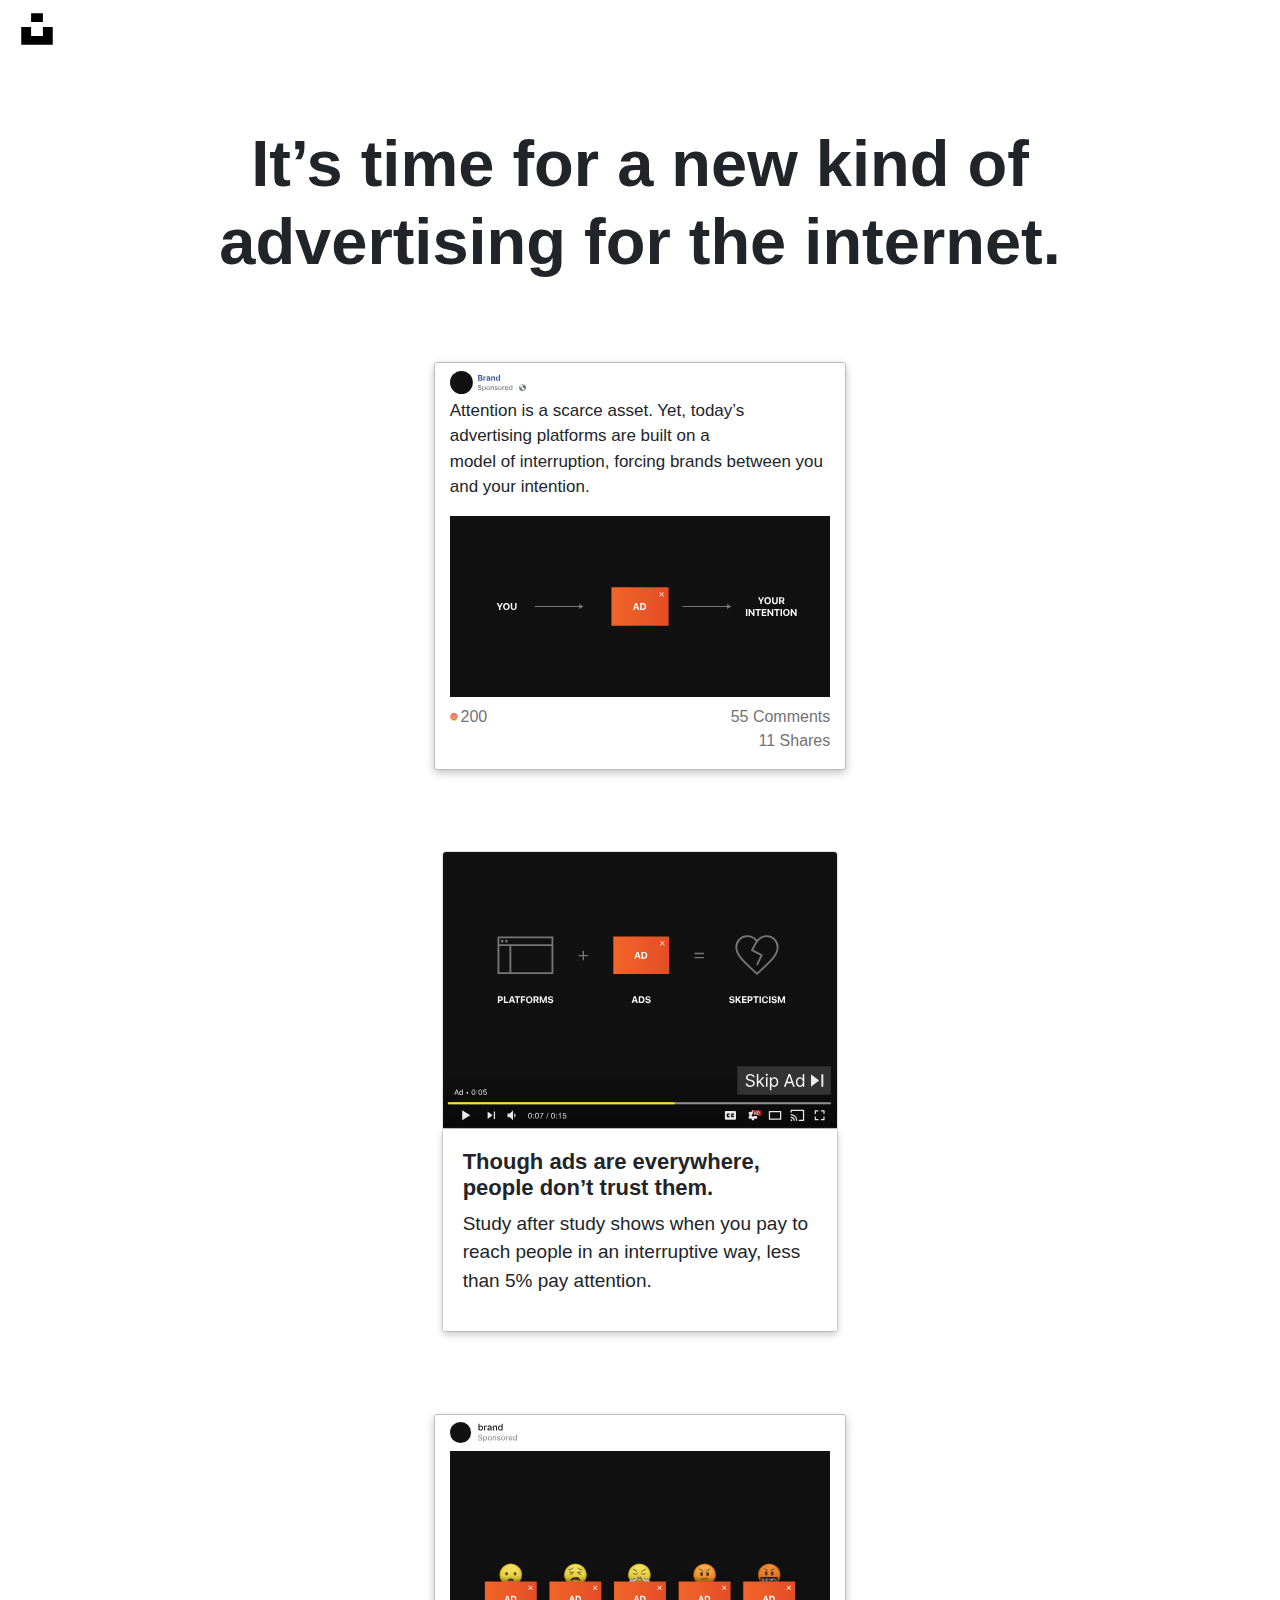
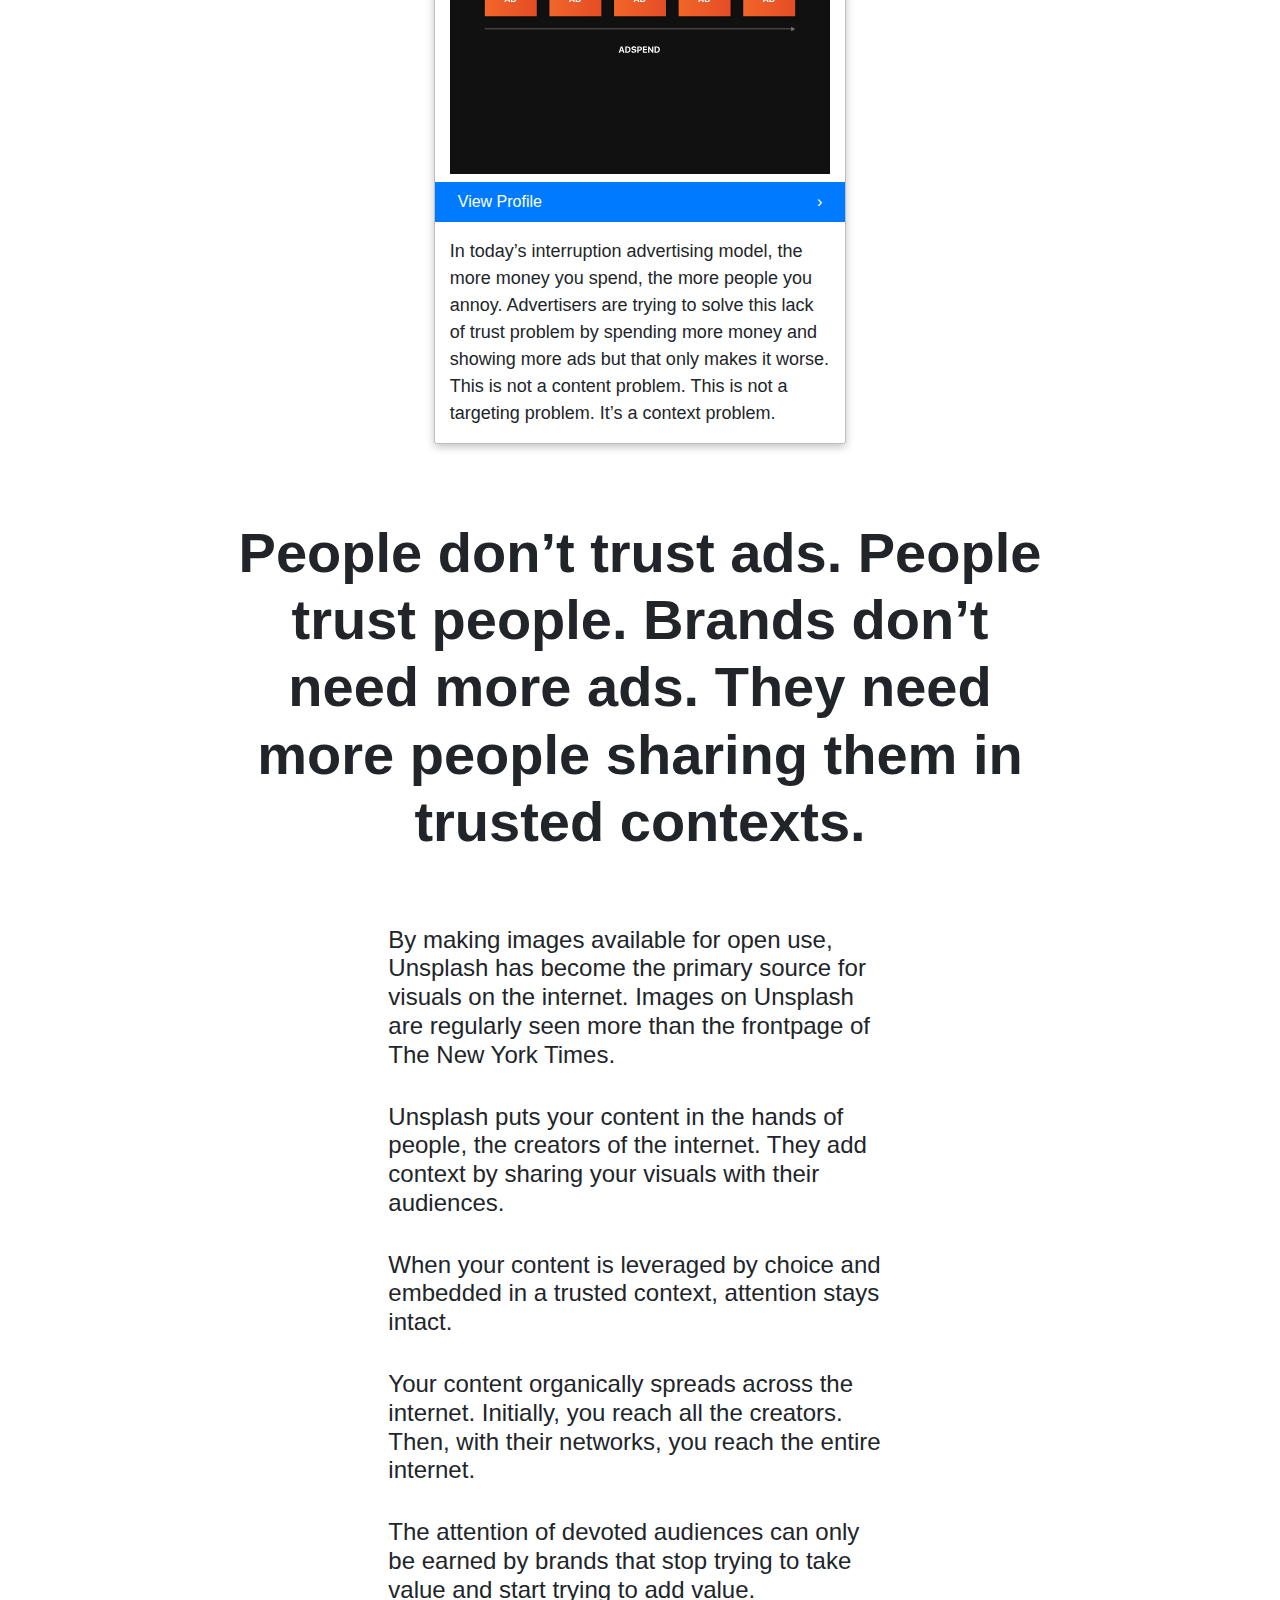
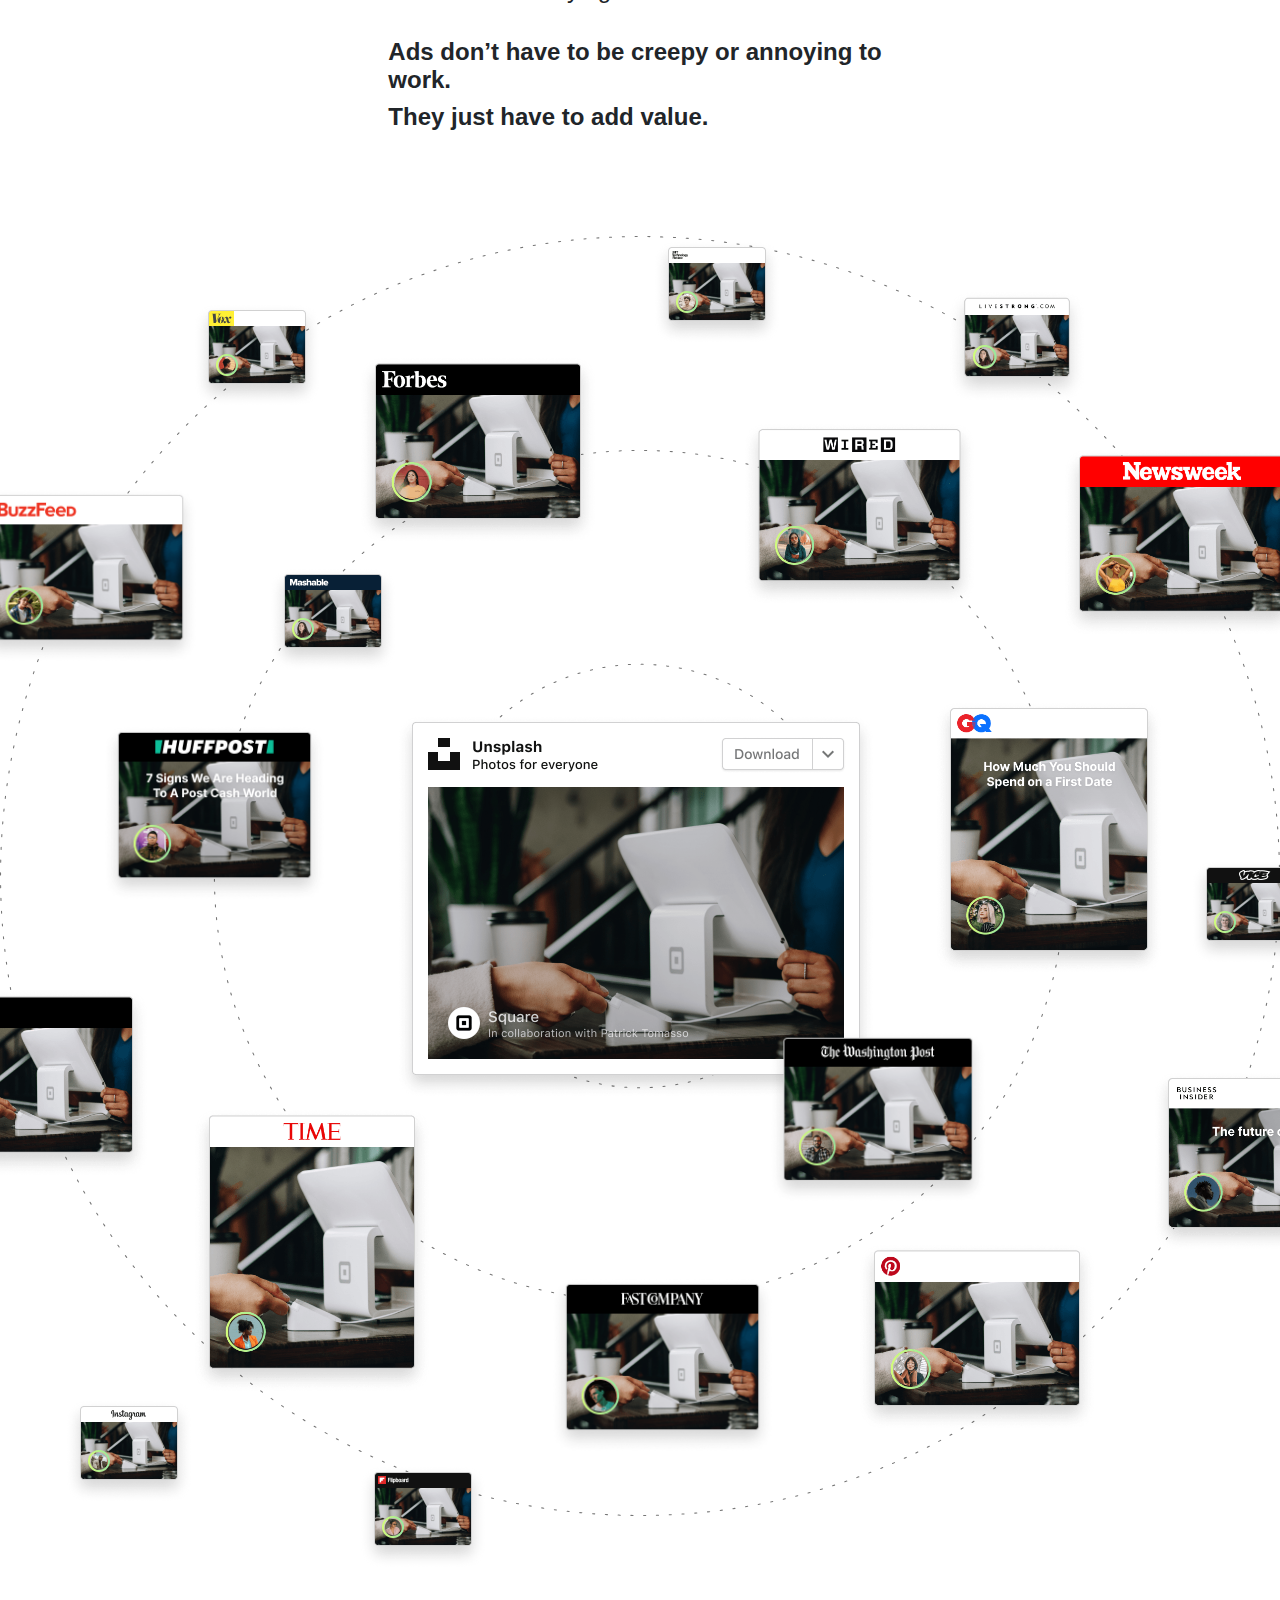
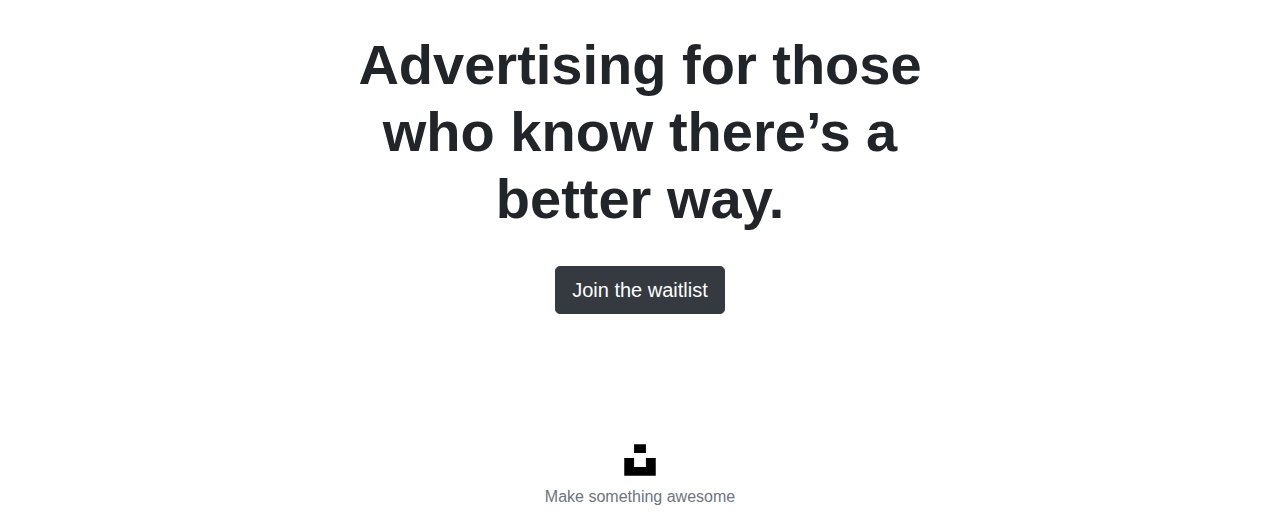
<file: brands/index.html>
<!DOCTYPE html>
<html lang="en">

<head>
    <meta charset="UTF-8">
    <meta http-equiv="X-UA-Compatible" content="IE=edge">
    <meta name="viewport" content="width=device-width, initial-scale=1.0">
    <link rel="stylesheet" href="https://maxcdn.bootstrapcdn.com/bootstrap/4.3.1/css/bootstrap.min.css">
    <script src="https://ajax.googleapis.com/ajax/libs/jquery/3.4.1/jquery.min.js"></script>
    <script src="https://cdnjs.cloudflare.com/ajax/libs/popper.js/1.14.7/umd/popper.min.js"></script>
    <script src="https://maxcdn.bootstrapcdn.com/bootstrap/4.3.1/js/bootstrap.min.js"></script>
    <title>Upsplash for Brands</title>
    <link rel="shortcut icon" href="../icon/unsplash-logo.svg"> <!-- icon ตรง tab browser -->
</head>
<style>
    .contain-card {
        width: 33%;
        margin: auto;
        margin-top: 6.5%;
        border: 0.1px solid #bdbdbd;
        border-radius: 3px;
    }

    .card-body,
    .contain-card {
        box-shadow: rgba(0, 0, 0, 0.24) 0px 3px 8px;
    }

    .profile-card {
        width: 20%;
        margin-top: 2%;
    }

    .ig {
        width: 18%;
    }

    .post-text {
        margin-top: 1%;
    }

    .image-card {
        justify-content: center;
        width: 100%;
        margin: auto;
    }

    .second {
        margin-top: 2%;
        margin-bottom: 2%;
    }

    .footer-card {
        width: 100%;
        margin-top: 2%;
        margin-left: 0%;
        display: flex;
    }

    .contain-emoji {
        width: 3.5%;
        margin-left: 0%;
    }

    .footer-text-left {
        margin-top: 0.2%;
        margin-left: 0.7%;
        font-size: 16px;
        color: #737373;
    }

    .footer-text-right {
        margin-left: 62%;
        margin-top: 0.1%;
        text-align: right;
        font-size: 16px;
        color: #737373;
    }

    .container-animation{
        margin:auto;
        width: 1320px;
        height: 1320px;
    }
    .animation-up{
        animation: up-down 2s linear infinite alternate;
    }
    
    .animation-down{
        animation: down-up 2s linear infinite alternate;
    }
    @keyframes up-down {
        from{transform: translateY(1%);}
        to{transform: translateY(-1%);}
    }
    
    @keyframes down-up {
        from{transform: translateY(-1%);}
        to{transform: translateY(1%);}
    }
</style>

<body>
    <div class="container-fluid">
        <div class="row mt-2" style="margin-left:0.1%">
            <a href="../">
                <img class="rounded" src="../icon/unsplash-logo.svg" width="42px">
            </a>
        </div>
        <h5 class="text-center" style="font-size:65px; margin-top:6%;"><b>It’s time for a new kind of <br>advertising
                for the internet.</b></h5>
        <div class="contain-card">
            <div class="col-12">
                <img class="profile-card" src="icon/ad-avatar-fb.svg">
                <p class="post-text" style="font-size:17px;">Attention is a scarce asset. Yet, today’s advertising
                    platforms are built on
                    a<br>model
                    of interruption, forcing brands between you and your intention.</p>
                <div class="image-card">
                    <img style="width:100%;" src="image/ad.svg">
                </div>
                <div class="footer-card">
                    <div class="contain-emoji">
                        <img width="100%" src="icon/brands-ad-fb-emoji.png">
                    </div>
                    <p class="footer-text-left">200</p>
                    <p class="footer-text-right">55 Comments 11 Shares</p>
                </div>
            </div>
        </div>
        <div class="row justify-content-center rounded" style="margin-top: 6.5%;">
            <div class="col-4">
                <div class="card">
                    <img class="card-img-top" src="image/ad-yt-screen.svg" alt="Card image cap">
                    <div class="card-body">
                        <h5 style="font-size:22px;"><b>Though ads are everywhere, people don’t trust them.</b></h5>
                        <p class="post-text" style="font-size:19px;">Study after study shows when you pay to reach
                            people in
                            an interruptive way, less than 5% pay attention.‬</p>
                    </div>
                </div>
            </div>
        </div>
        <div class="contain-card">
            <div class="col-12">
                <img class="profile-card ig" src="icon/ad-avatar-ig.svg">
                <div class="image-card second">
                    <img style="width:100%;" src="image/ad-ig-middle.svg">
                </div>
                <div class="row bg-primary d-flex p-2">
                    <div class="col-6 text-white">View Profile</div>
                    <div class="col-6 text-white text-right">›</div>
                </div>
                <div class="card-text mt-3 mb-3" style="font-size:18px">
                    In today’s interruption advertising model, the more money you spend, the more people you annoy.
                    Advertisers are trying to solve this lack of trust problem by spending more money and showing more
                    ads but that only makes it worse. This is not a content problem. This is not a targeting problem.
                    It’s a context problem.
                </div>
            </div>
        </div>
        <div class="row justify-content-center" style="margin-top: 6%;">
            <div class="col-8 text-center">
                <h1 class="display-4 font-weight-bold">People don’t trust ads. People trust people. Brands don’t need
                    more ads. They need more people sharing them in trusted contexts.</h1>
            </div>
        </div>
        <div class="row justify-content-center" style="margin-top:5%">
            <div class="col-5 text-left">
                <h4>By making images available for open use, Unsplash has become
                    the primary source for visuals on the internet. Images on Unsplash
                    are regularly seen more than the frontpage of The New York Times.</h4>
            </div>
        </div>
        <div class="row justify-content-center" style="margin-top:2%">
            <div class="col-5 text-left">
                <h4>Unsplash puts your content in the hands of people, the creators of the internet. They add context by
                    sharing your visuals with their audiences.</h4>
            </div>
        </div>
        <div class="row justify-content-center" style="margin-top:2%">
            <div class="col-5 text-left">
                <h4>‪‪When your content is leveraged by choice and embedded in a trusted context, attention stays
                    intact.</h4>
            </div>
        </div>
        <div class="row justify-content-center" style="margin-top:2%">
            <div class="col-5 text-left">
                <h4>‪‪‪Your content organically spreads across the internet. Initially, you reach all the creators.
                    Then, with their networks, you reach the entire internet.</h4>
            </div>
        </div>
        <div class="row justify-content-center" style="margin-top:2%">
            <div class="col-5 text-left">
                <h4>‪‪The attention of devoted audiences can only be earned by brands that stop trying to take value and
                    start trying to add value.</h4>
            </div>
        </div>
        <div class="row justify-content-center" style="margin-top:2%">
            <div class="col-5 text-left">
                <h4 class="font-weight-bold">‪‪Ads don’t have to be creepy or annoying to work.</h4>
                <h4 class="font-weight-bold">They just have to add value.</h4>
            </div>
        </div>
        <!-- รูปหมุนๆ -->
        <div class="row mt-5 pt-5">
            <div class="container-animation position-relative">
                <img class="position-absolute" style="width: 100%;" src="icon/background.svg">
                <img src="image/pop_13.png" class="position-absolute p-0 m-0" style="top:calc(43% - 90px);left:calc(38% - 90px);width:480px">
                <img src="image/pop_02.png" class="position-absolute p-0 m-0 animation-up" style="top:calc(67% - 90px);left:calc(67% - 90px);width:220px;z-index:1;">
                <img src="image/pop_08.png" class="position-absolute p-0 m-0 animation-down" style="top:calc(42% - 90px);left:calc(80% - 90px);width:230px;">
                <img src="image/small_07.png" class="position-absolute p-0 m-0 animation-up" style="top:calc(54% - 90px);left:calc(100% - 90px);width:130px;">
                <img src="image/pop_10.png" class="position-absolute p-0 m-0 animation-down" style="top:calc(70% - 90px);left:90%;width:230px;">
                <img src="image/pop_06.png" class="position-absolute p-0 m-0 animation-up" style="top:calc(83% - 90px);left:calc(74% - 90px);width:240px;">
                <img src="image/pop_12.png" class="position-absolute p-0 m-0 animation-down" style="top:calc(86% - 95px);left:calc(50% - 90px);width:225px;">
                <img src="image/small_06.png" class="position-absolute p-0 m-0 animation-up" style="top:93%;left:calc(35% - 90px);width:130px;">
                <img src="image/small_01.png" class="position-absolute p-0 m-0 animation-down" style="top:88%;left:calc(12% - 90px);width:130px;">
                <img src="image/pop_05.png" class="position-absolute p-0 m-0 animation-up" style="top:66%;left:calc(22% - 90px);width:240px;">
                <img src="image/pop_11.png" class="position-absolute p-0 m-0 animation-down" style="top:57%;left:calc(0% - 90px);width:240px;">
                <img src="image/pop_03.png" class="position-absolute p-0 m-0 animation-up" style="top:37%;left:calc(15% - 90px);width:225px;">
                <img src="image/small_05.png" class="position-absolute p-0 m-0 animation-down" style="top:25%;left:calc(28% - 90px);width:130px;">
                <img src="image/pop_09.png" class="position-absolute p-0 m-0 animation-up" style="top:19%;left:calc(5% - 90px);width:225px;">
                <img src="image/small_04.png" class="position-absolute p-0 m-0 animation-down" style="top:5%;left:calc(22% - 90px);width:130px;">
                <img src="image/pop_07.png" class="position-absolute p-0 m-0 animation-up" style="top:9%;left:calc(35% - 90px);width:240px;">
                <img src="image/small_03.png" class="position-absolute p-0 m-0 animation-down" style="top:0.2%;left:calc(58% - 90px);width:130px;">
                <img src="image/pop_14.png" class="position-absolute p-0 m-0 animation-up" style="top:14%;left:calc(65% - 90px);width:235px;">
                <img src="image/small_02.png" class="position-absolute p-0 m-0 animation-down" style="top:4%;left:calc(81% - 90px);width:140px;">
                <img src="image/pop_04.png" class="position-absolute p-0 m-0 animation-up" style="top:16%;left:calc(90% - 90px);width:240px;">
            </div>
        </div>
        <div class="row justify-content-center" style="margin-top: 6%">
            <div class="col-6">
                <h1 class="text-center font-weight-bold display-4">Advertising for those who know there’s a better way.
                </h1>
            </div>
        </div>
        <div class="row justify-content-center" style="margin-top:2%;">
            <button type="button" class="btn btn-dark btn-lg">Join the waitlist</button>
        </div>
        <div class="row justify-content-center" style="margin-top:10%">
            <a href="../">
                <img class="rounded" src="../icon/unsplash-logo.svg" width="42px">
            </a>
        </div>
        <p class="text-center mt-1 text-muted">Make something awesome</p>
    </div>
    </div>
</body>

</html>
</file>
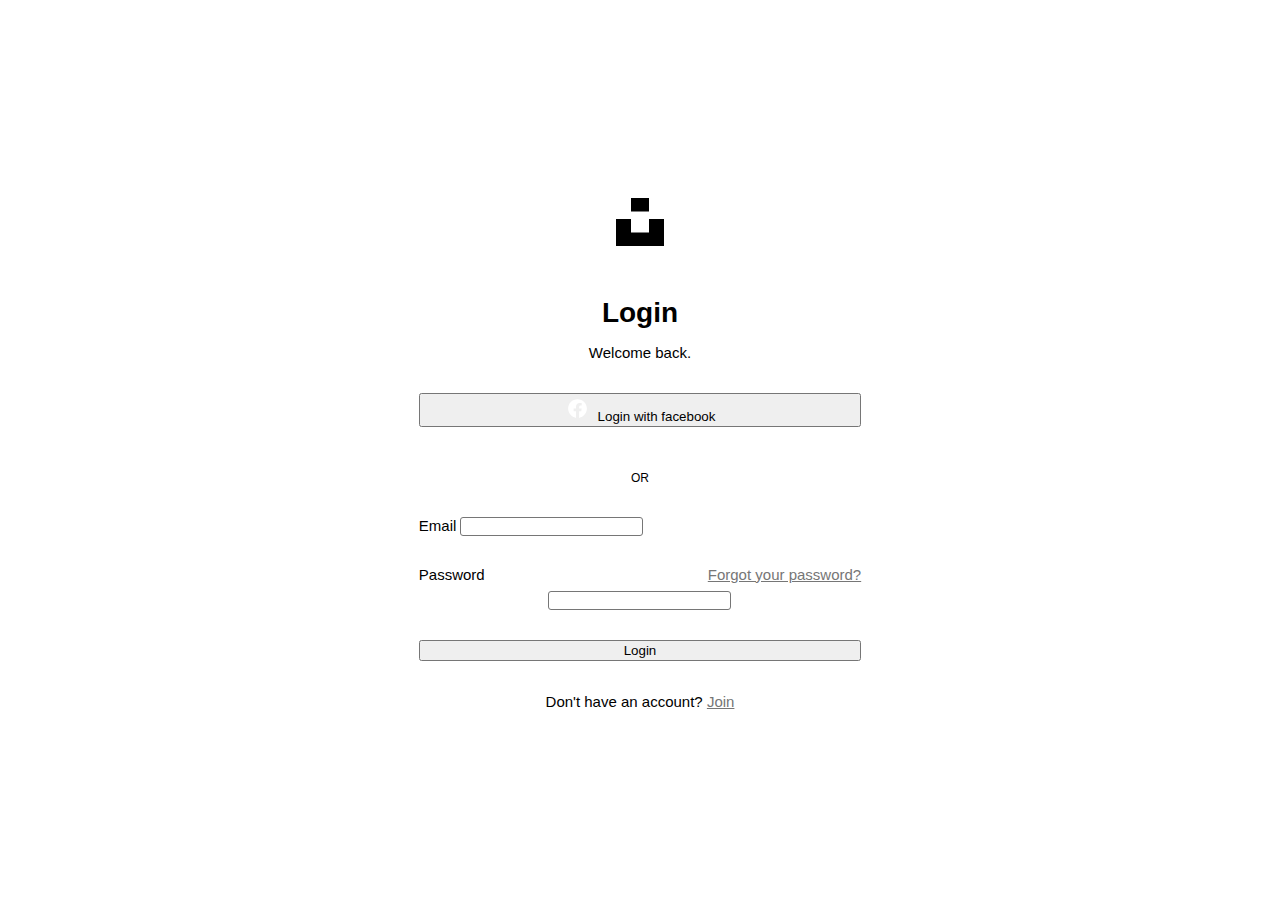
<file: login/index.html>
<html lang="en">

<head>
    <meta charset="UTF-8">
    <meta http-equiv="X-UA-Compatible" content="IE=edge">
    <meta name="viewport" content="width=device-width, initial-scale=1.0">
    <!-- CSS only -->
    <link href="https://cdn.jsdelivr.net/npm/bootstrap@5.1.2/dist/css/bootstrap.min.css" rel="stylesheet"
        integrity="sha384-uWxY/CJNBR+1zjPWmfnSnVxwRheevXITnMqoEIeG1LJrdI0GlVs/9cVSyPYXdcSF" crossorigin="anonymous">
    <title>Login | Unsplash</title>

    <link rel="shortcut icon" href="../icon/unsplash-logo.svg">
    <link rel="stylesheet" href="style.css">
</head>

<body>
    <div class="verticle-wrapper">
        <div class="verticle-cell">
            <div class="row">
                <div class="col-md-5">

                    <!-- ปุ่มลิงค์เพื่อกลับไปหน้าหลัก -->
                    <img src="../icon/unsplash-logo.svg" width="64px" style="margin-bottom: 24px;"
                        onclick="window.open('../', '_self')" class="pointer-hover">

                    <h1 style="font-size: 28px; font-weight: bold;margin-bottom: 8px;">Login</h1>
                    <p style="font-size: 15px; margin-bottom: 32px;">Welcome back.</p>
                    <button type="button" class="btn btn-primary " style='width:100%; margin-bottom: 32px;'>
                        <svg viewBox="0 0 24 24" class="icon">
                            <path d="M21 12.1c0-5-4-9-9-9s-9 4-9 9c0 4.5 3.3 8.2 7.6 8.9v-6.3H8.3v-2.6h2.3v-2c0-2.2 1.4-3.5 3.4-3.5 1 
                0 2 .2 2 .2V9h-1c-1.1 0-1.4.7-1.4 1.4v1.7H16l-.4 2.6h-2.1V21c4.2-.7 7.5-4.4 7.5-8.9"></path>
                        </svg>Login with facebook</button>
                    <p style="font-size: 12px;margin-bottom: 32px;">OR</p>
                    <div class="form-group" style="text-align: left;">
                        <label for="user_email">Email</label>
                        <input class="form-control">
                    </div>
                    <div class="form-group">
                        <div class="justify" style="justify-content: space-between;display: flex;">
                            <label for="user_email">Password</label>
                            <span><a tabindex="4" href="javascript:void(0)" style="color: #767676;">Forgot your
                                    password?</a></span>
                        </div>
                        <input class="form-control">
                    </div>
                    <button type="button" class="btn btn-dark " style='width:100%;margin-bottom: 32px;'>Login</button>
                    <p style="display: inline;">Don't have an account? </p>
                    <!--ใส่ลิงค์ไปหน้า register--><a href="register/" style="color: #767676;">Join</a>
                </div>
            </div>
        </div>
</body>

</html>
</file>
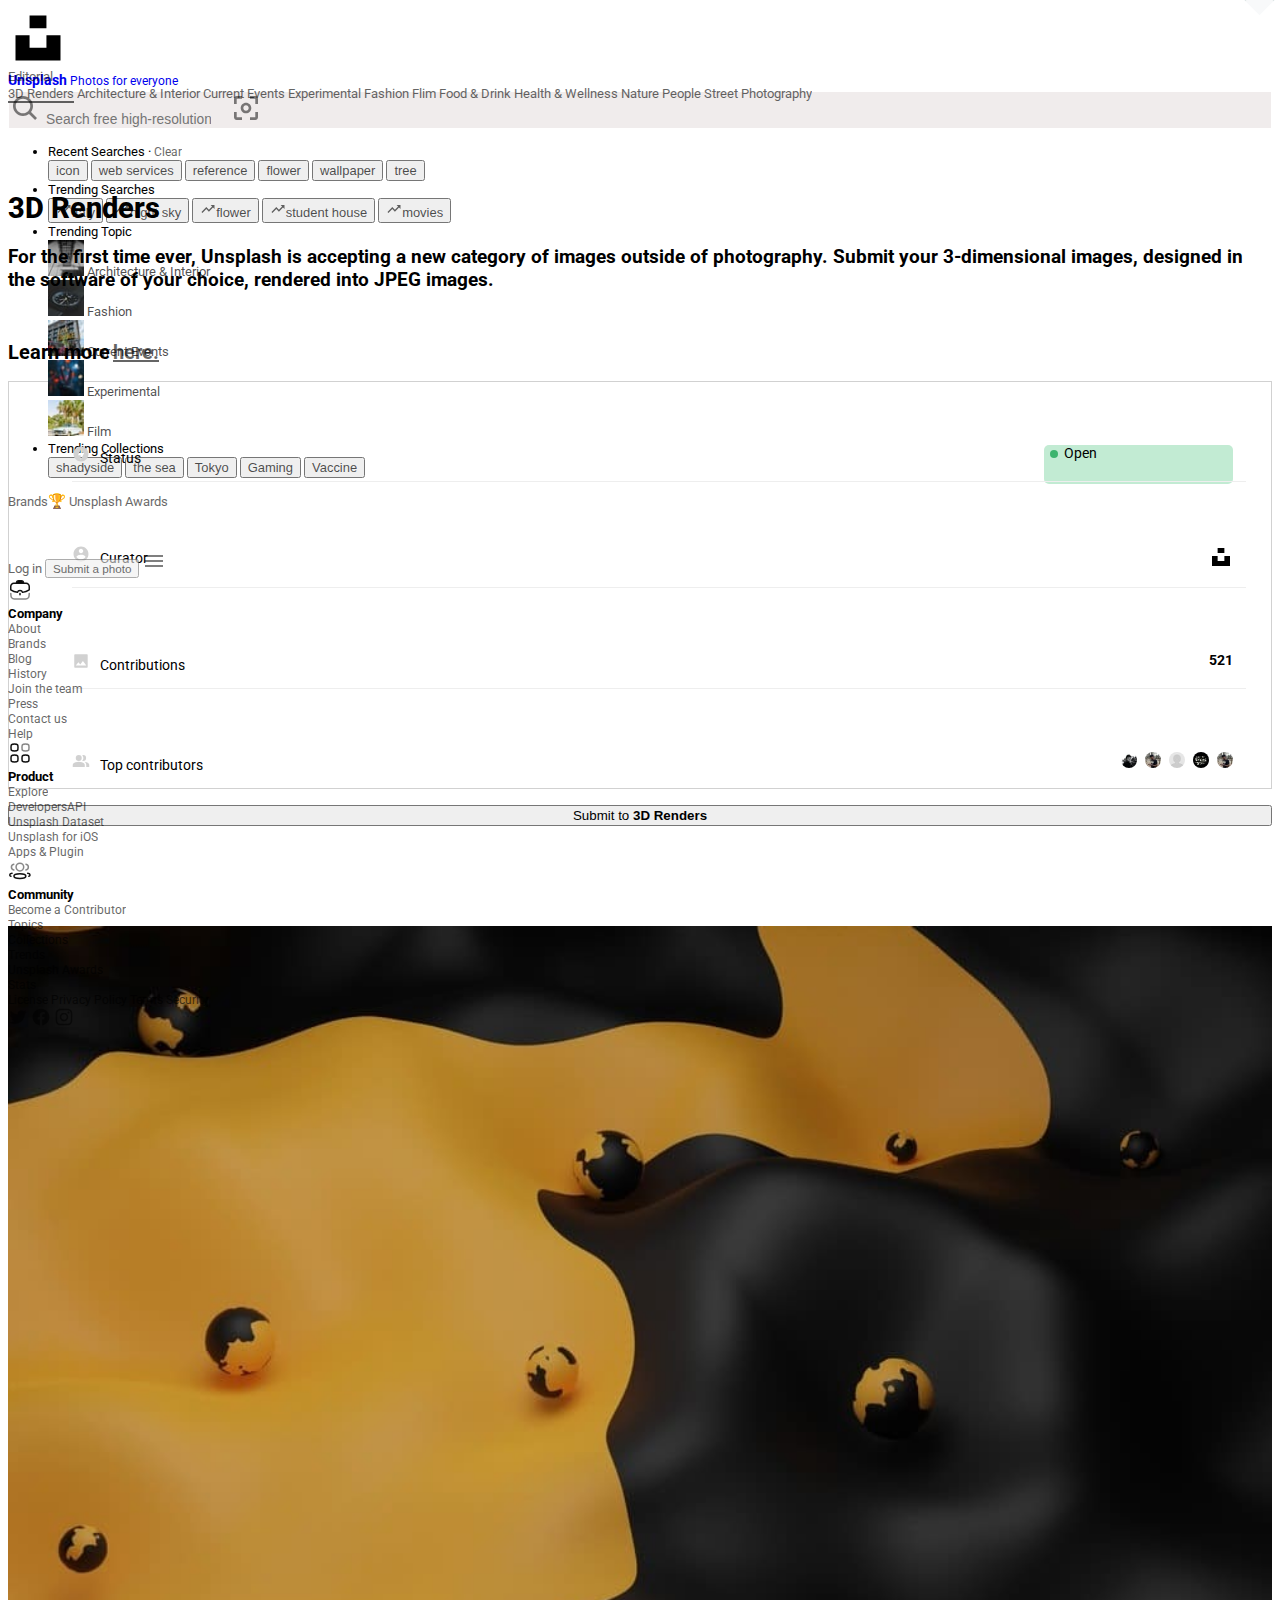
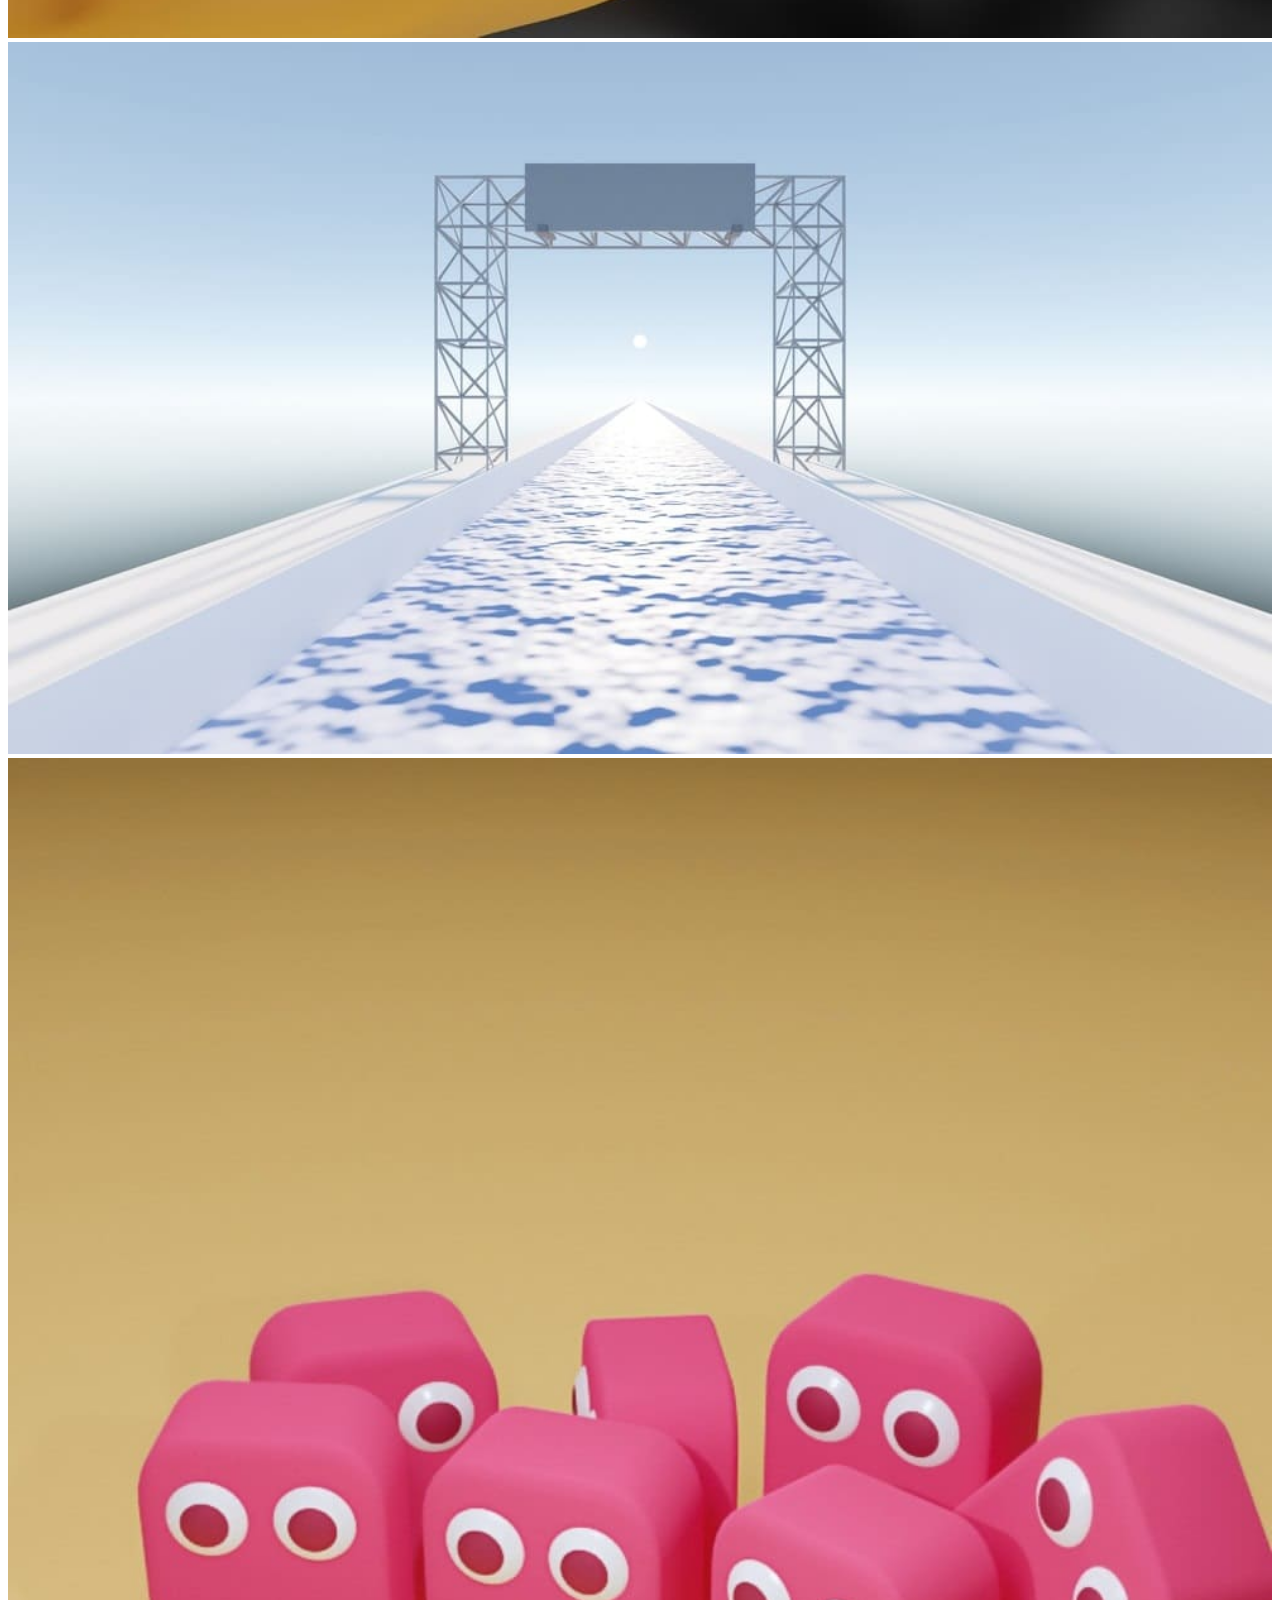
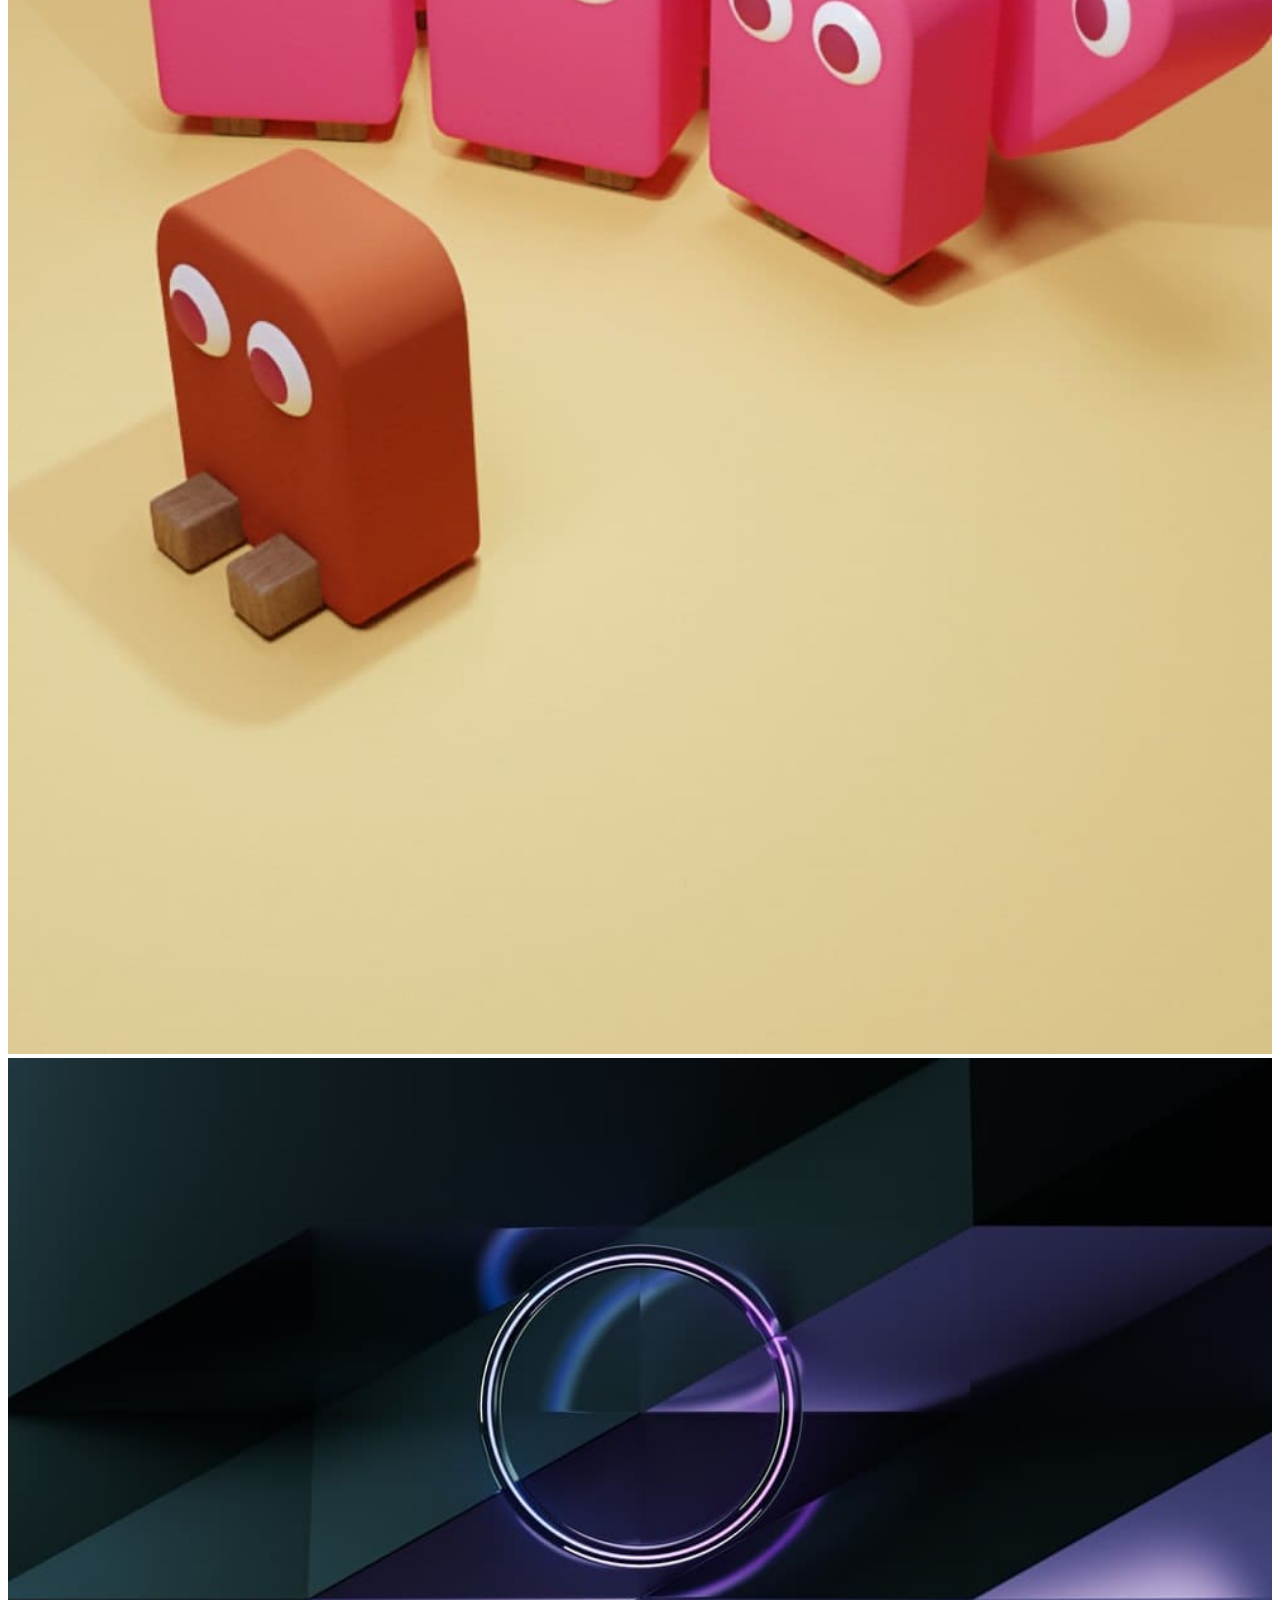
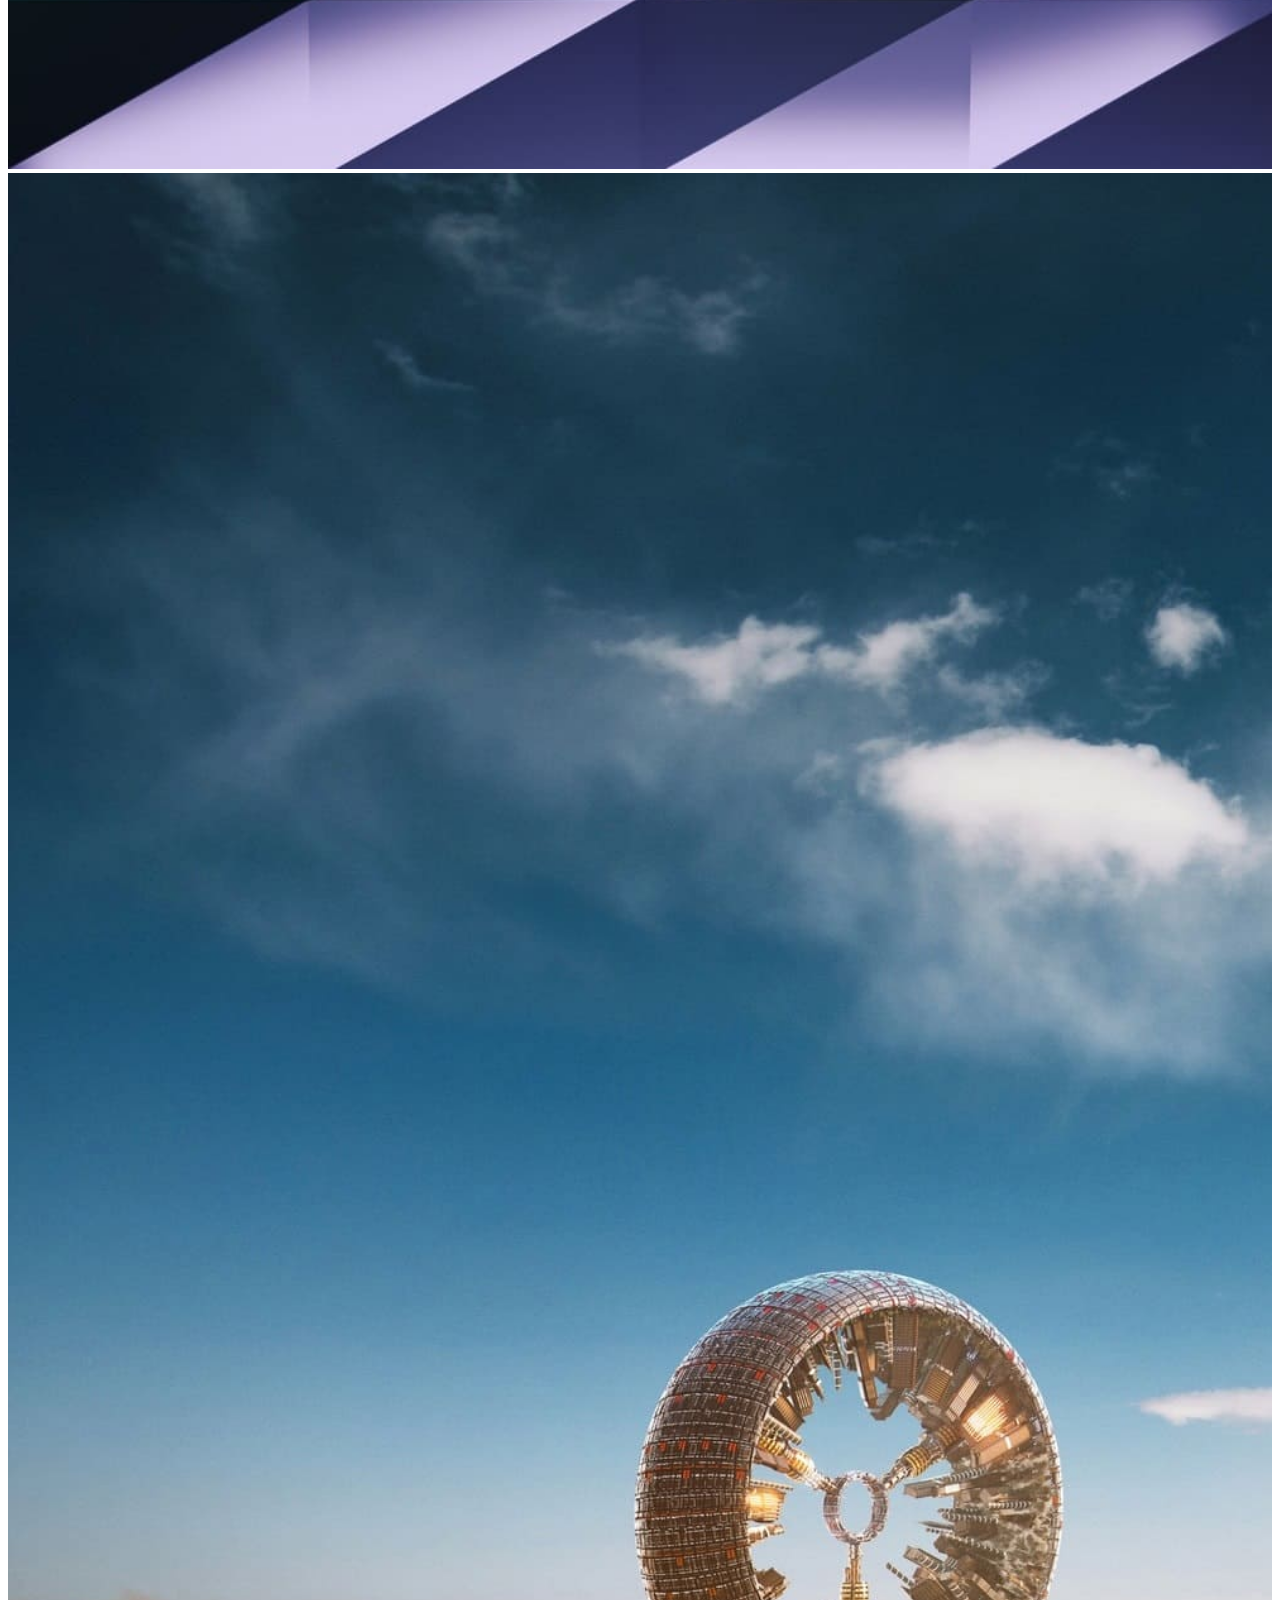
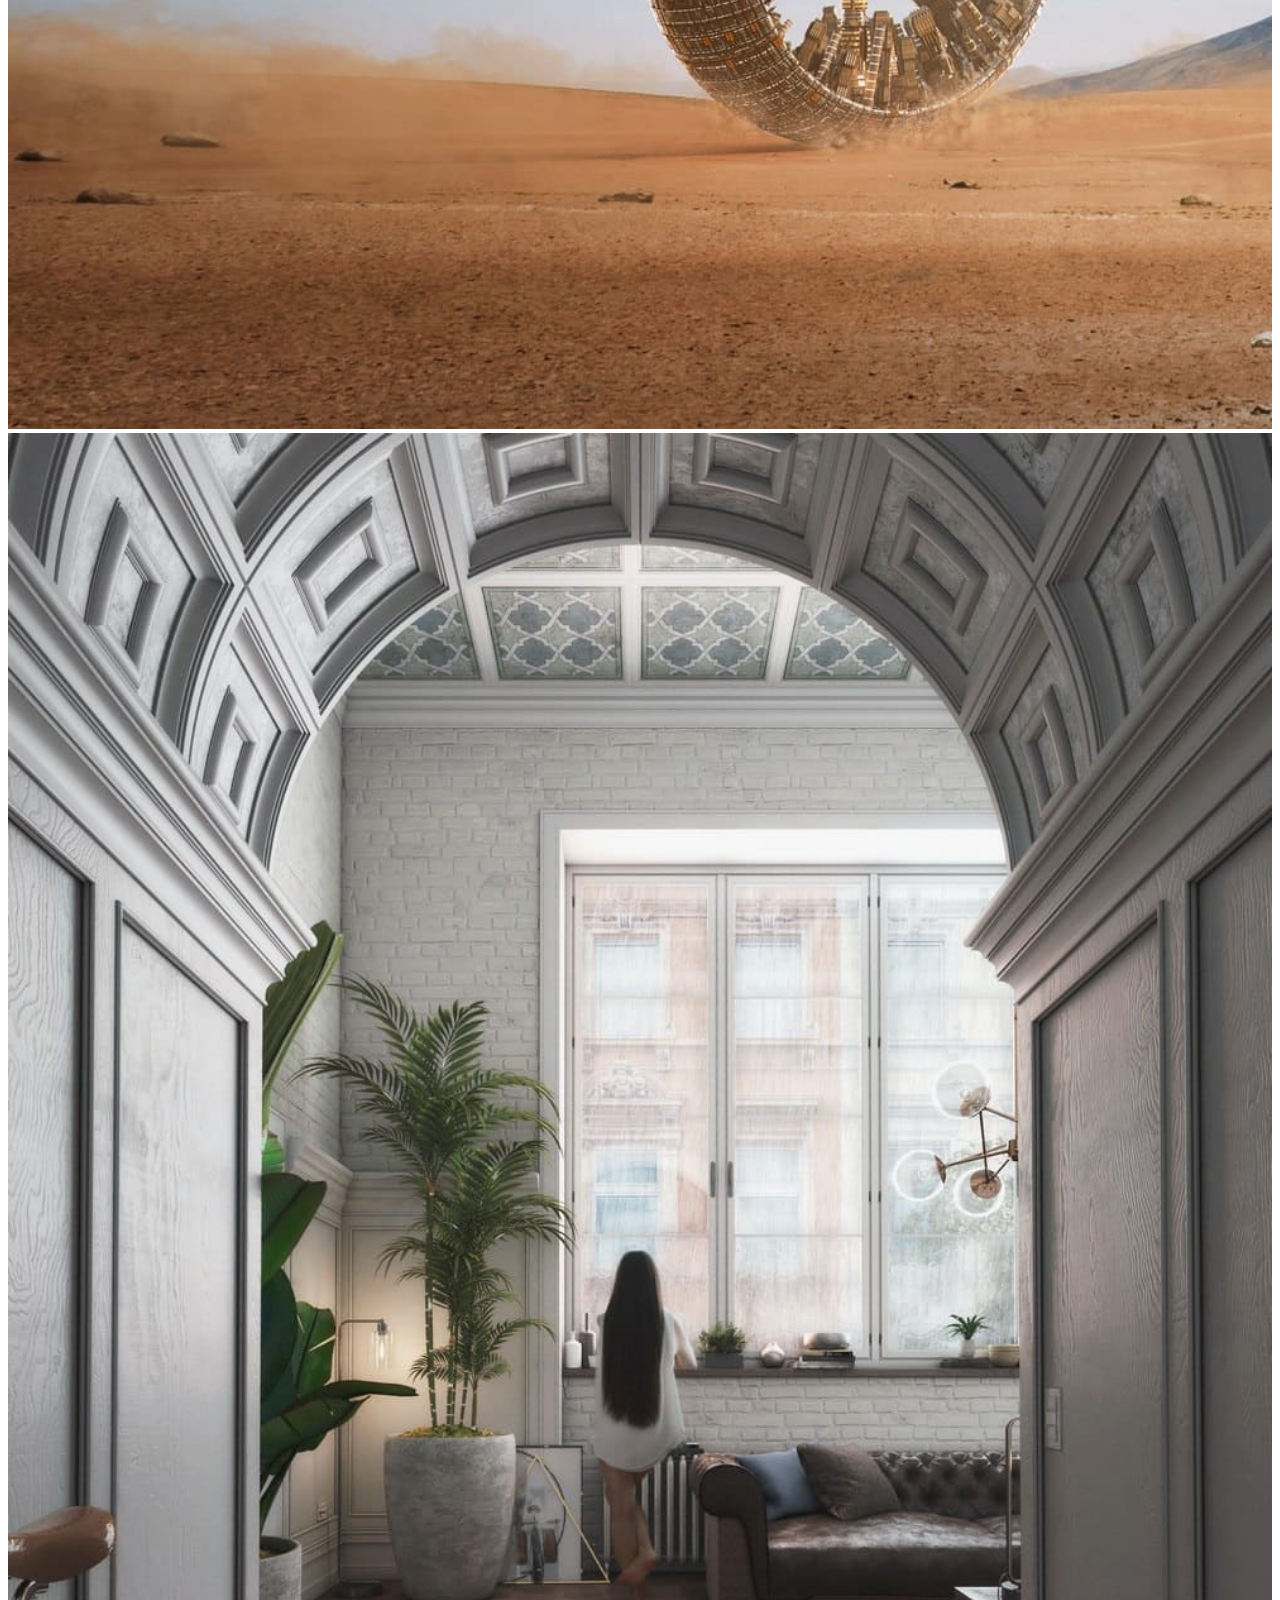
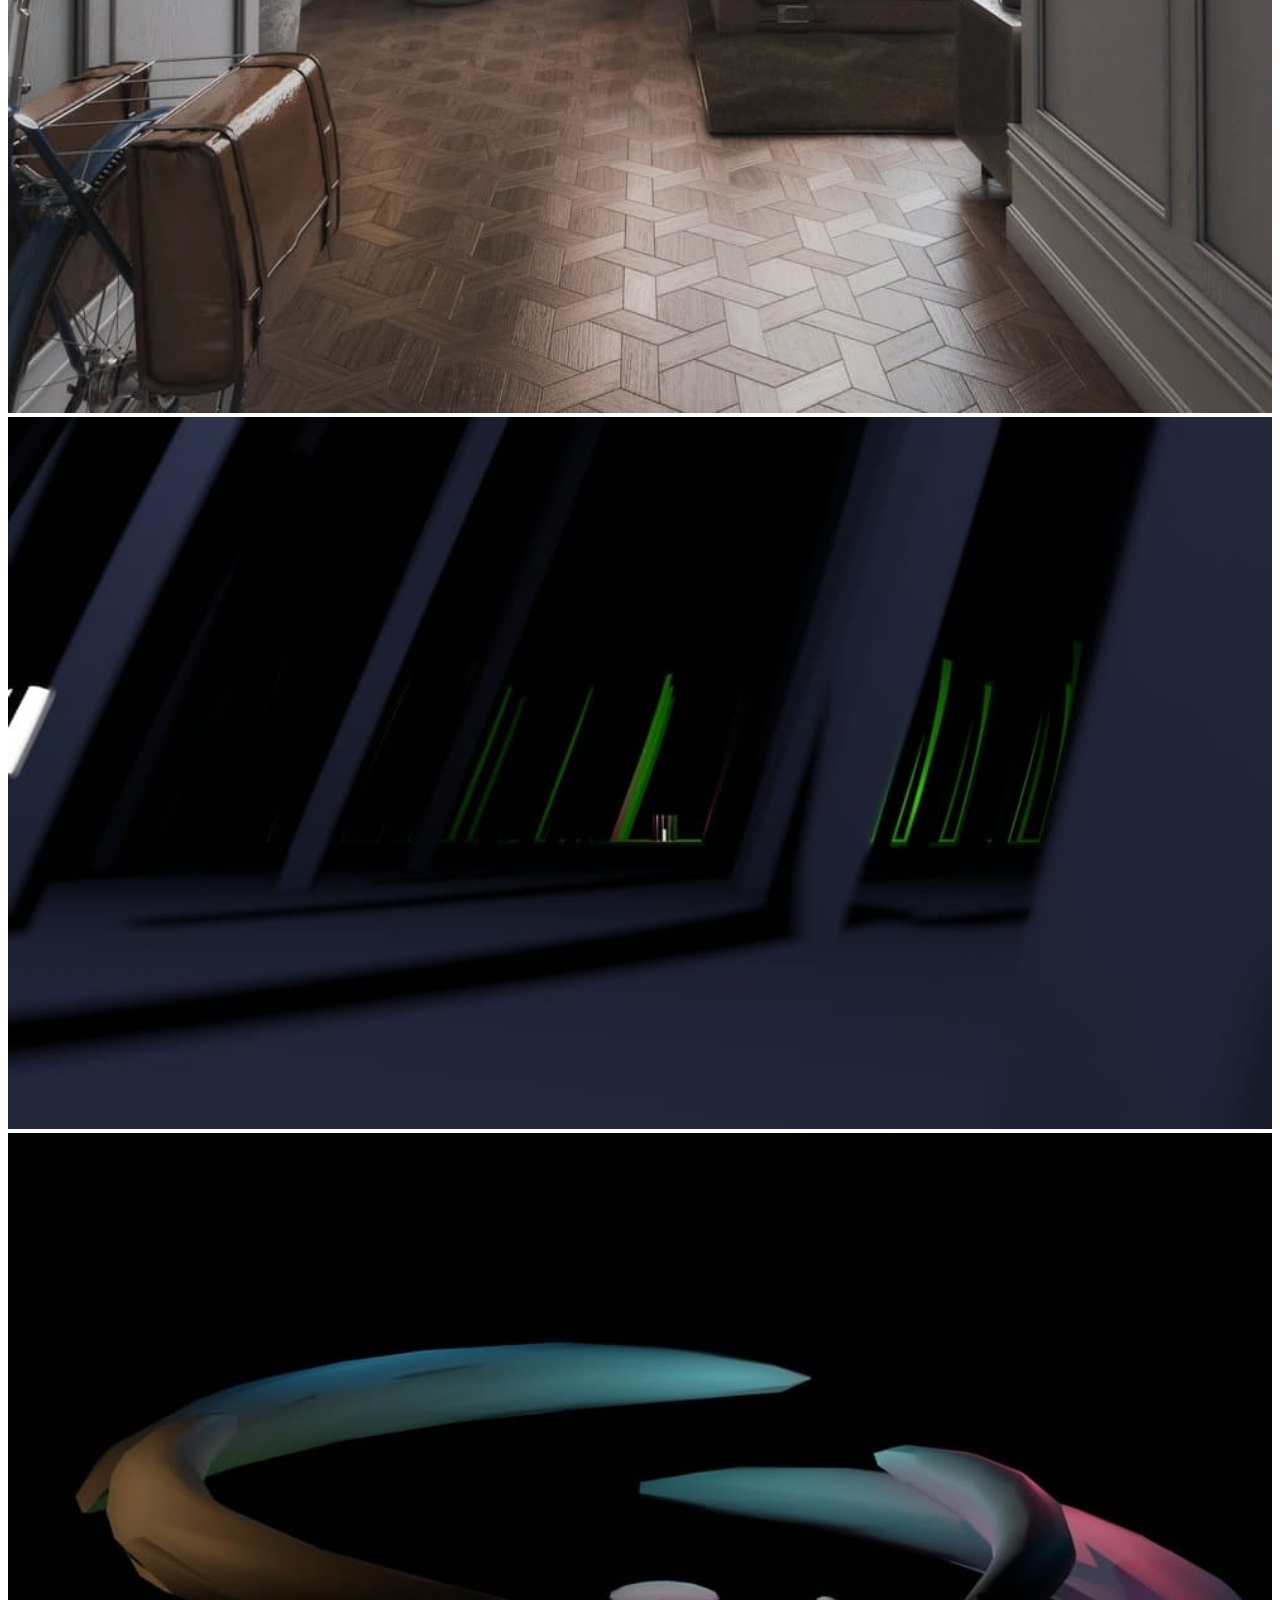
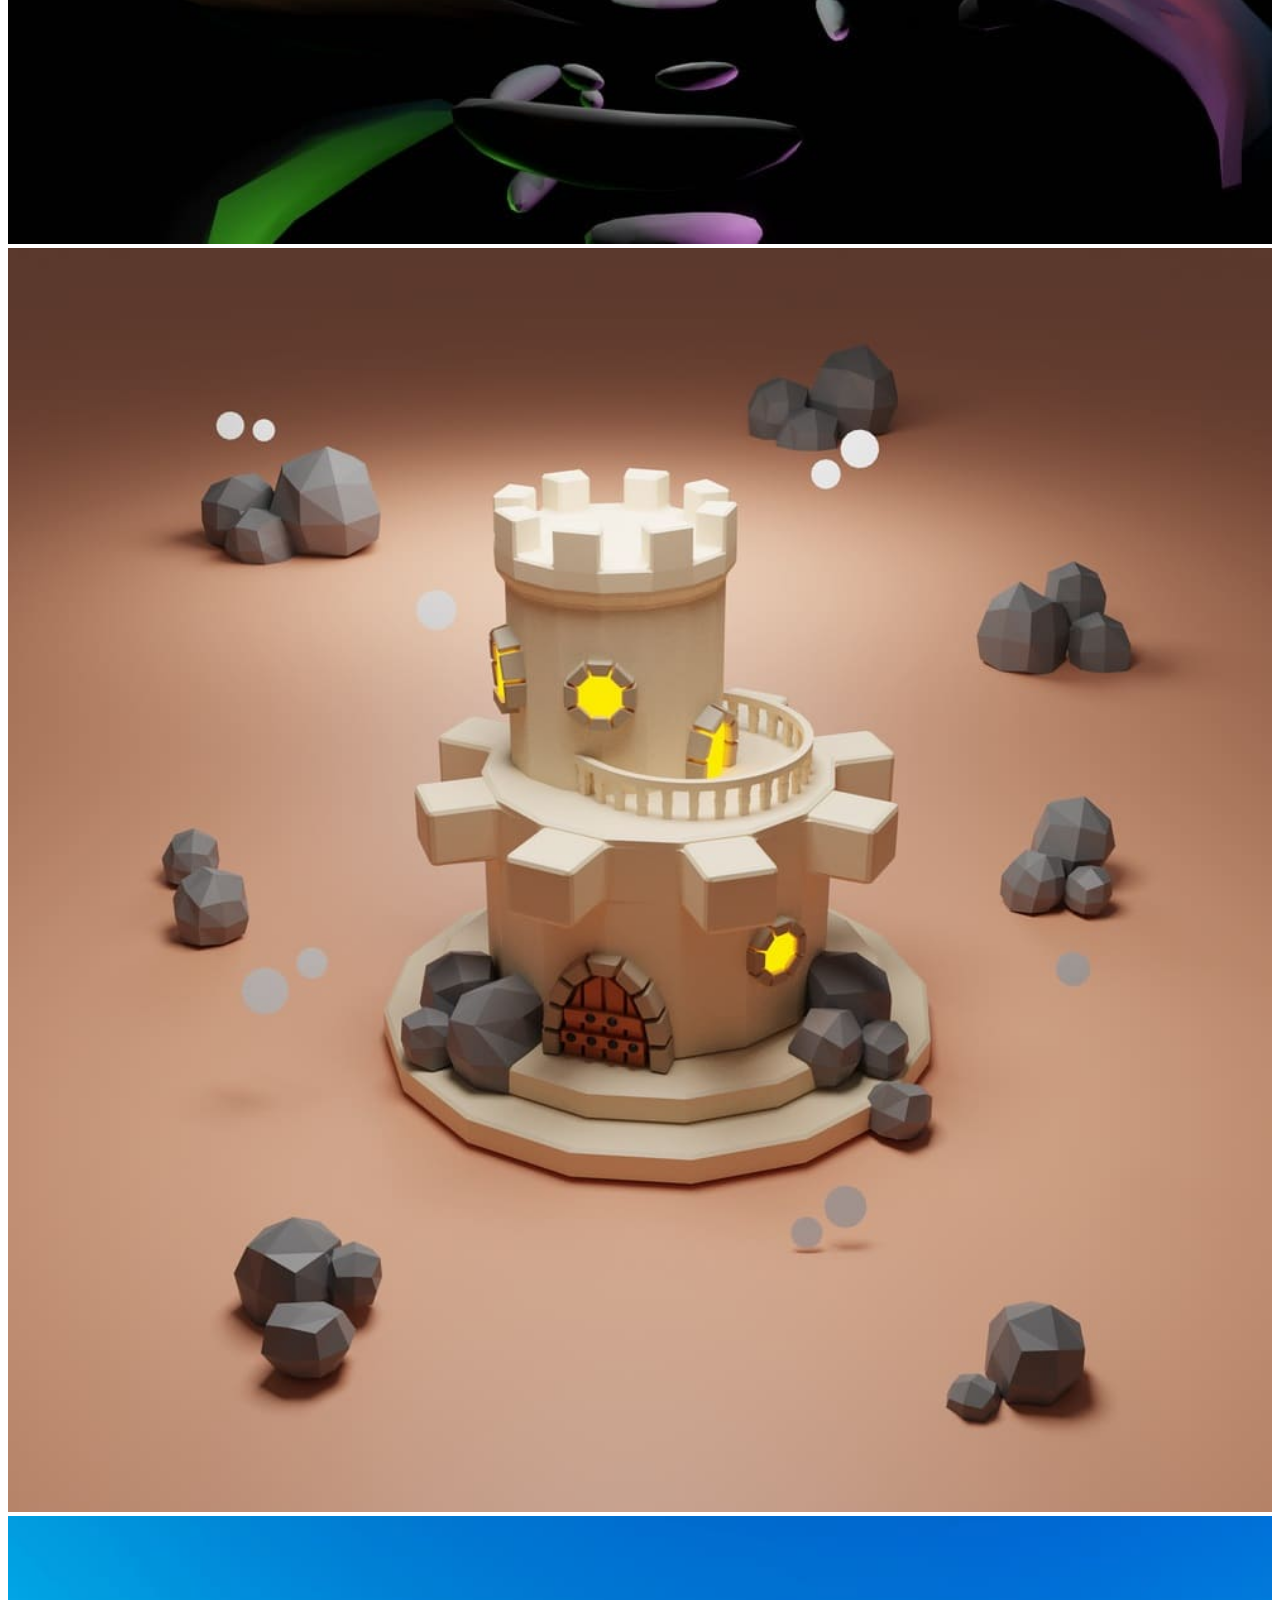
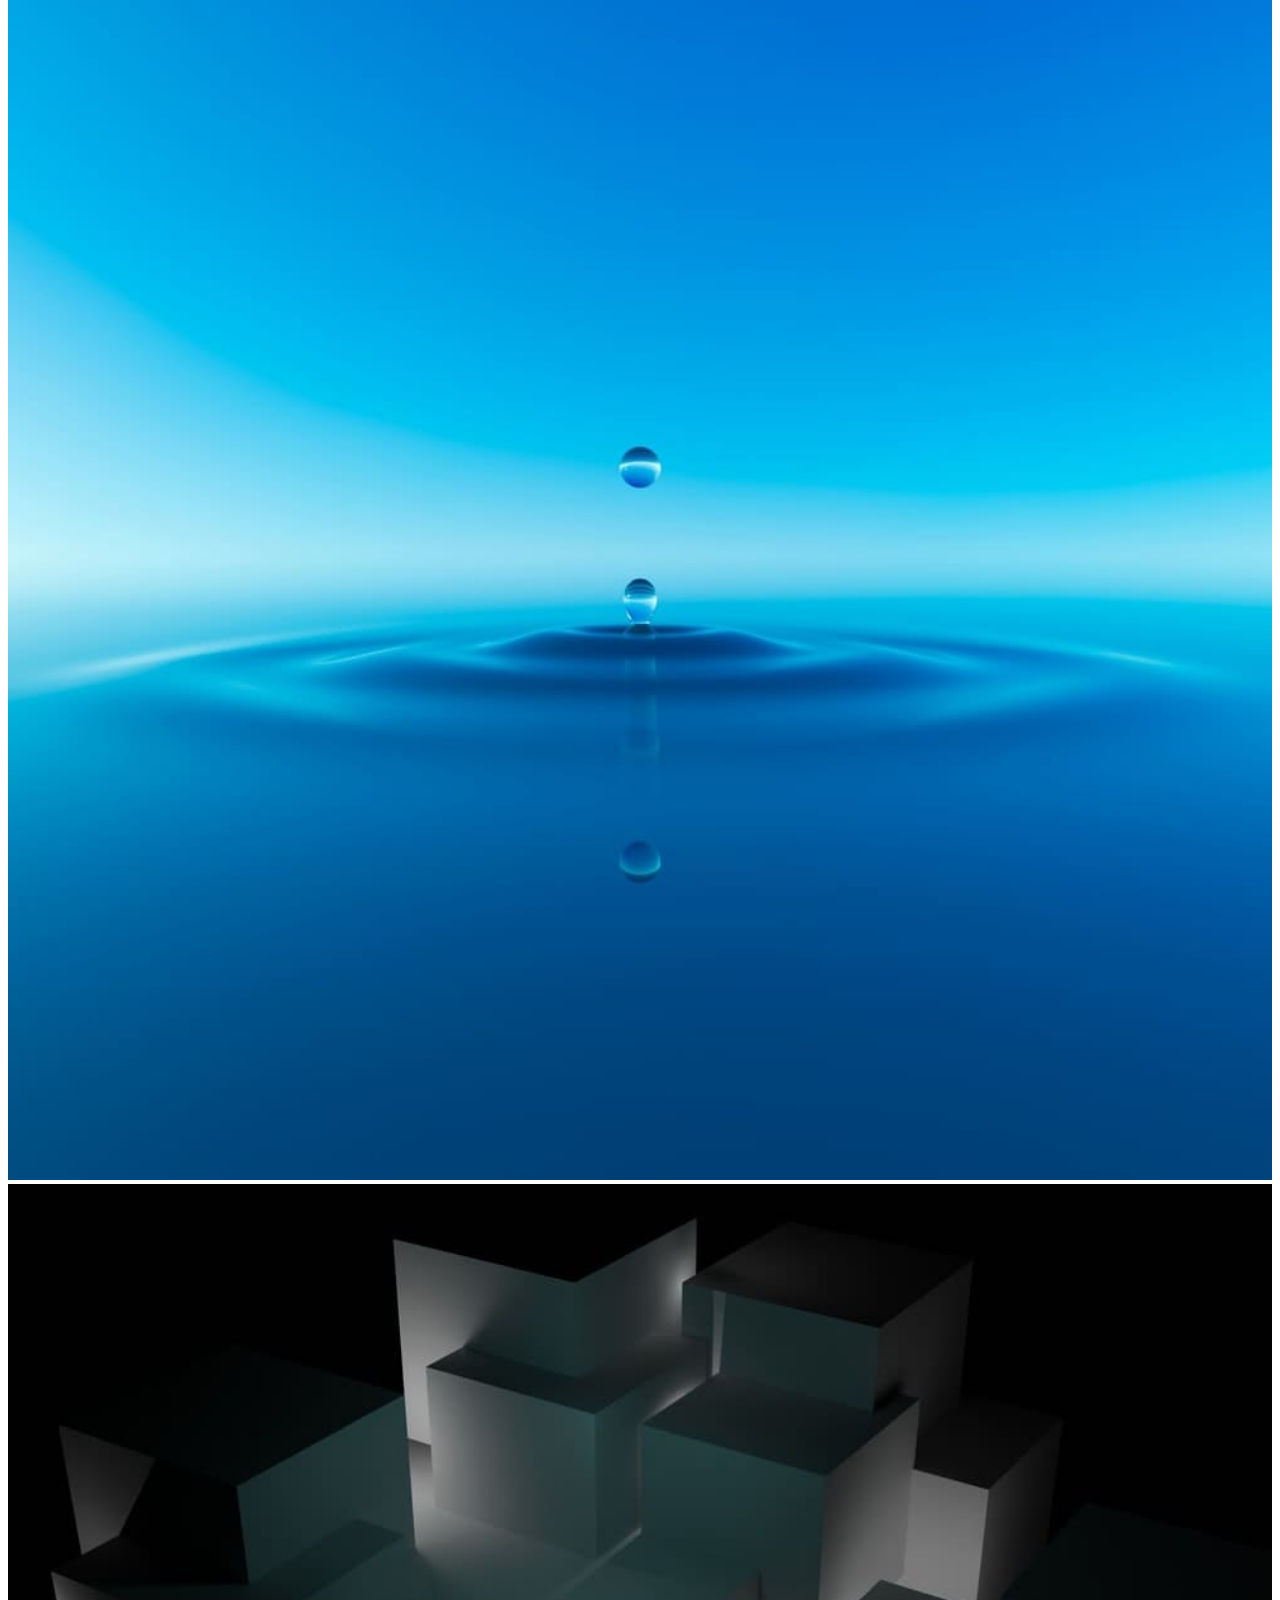
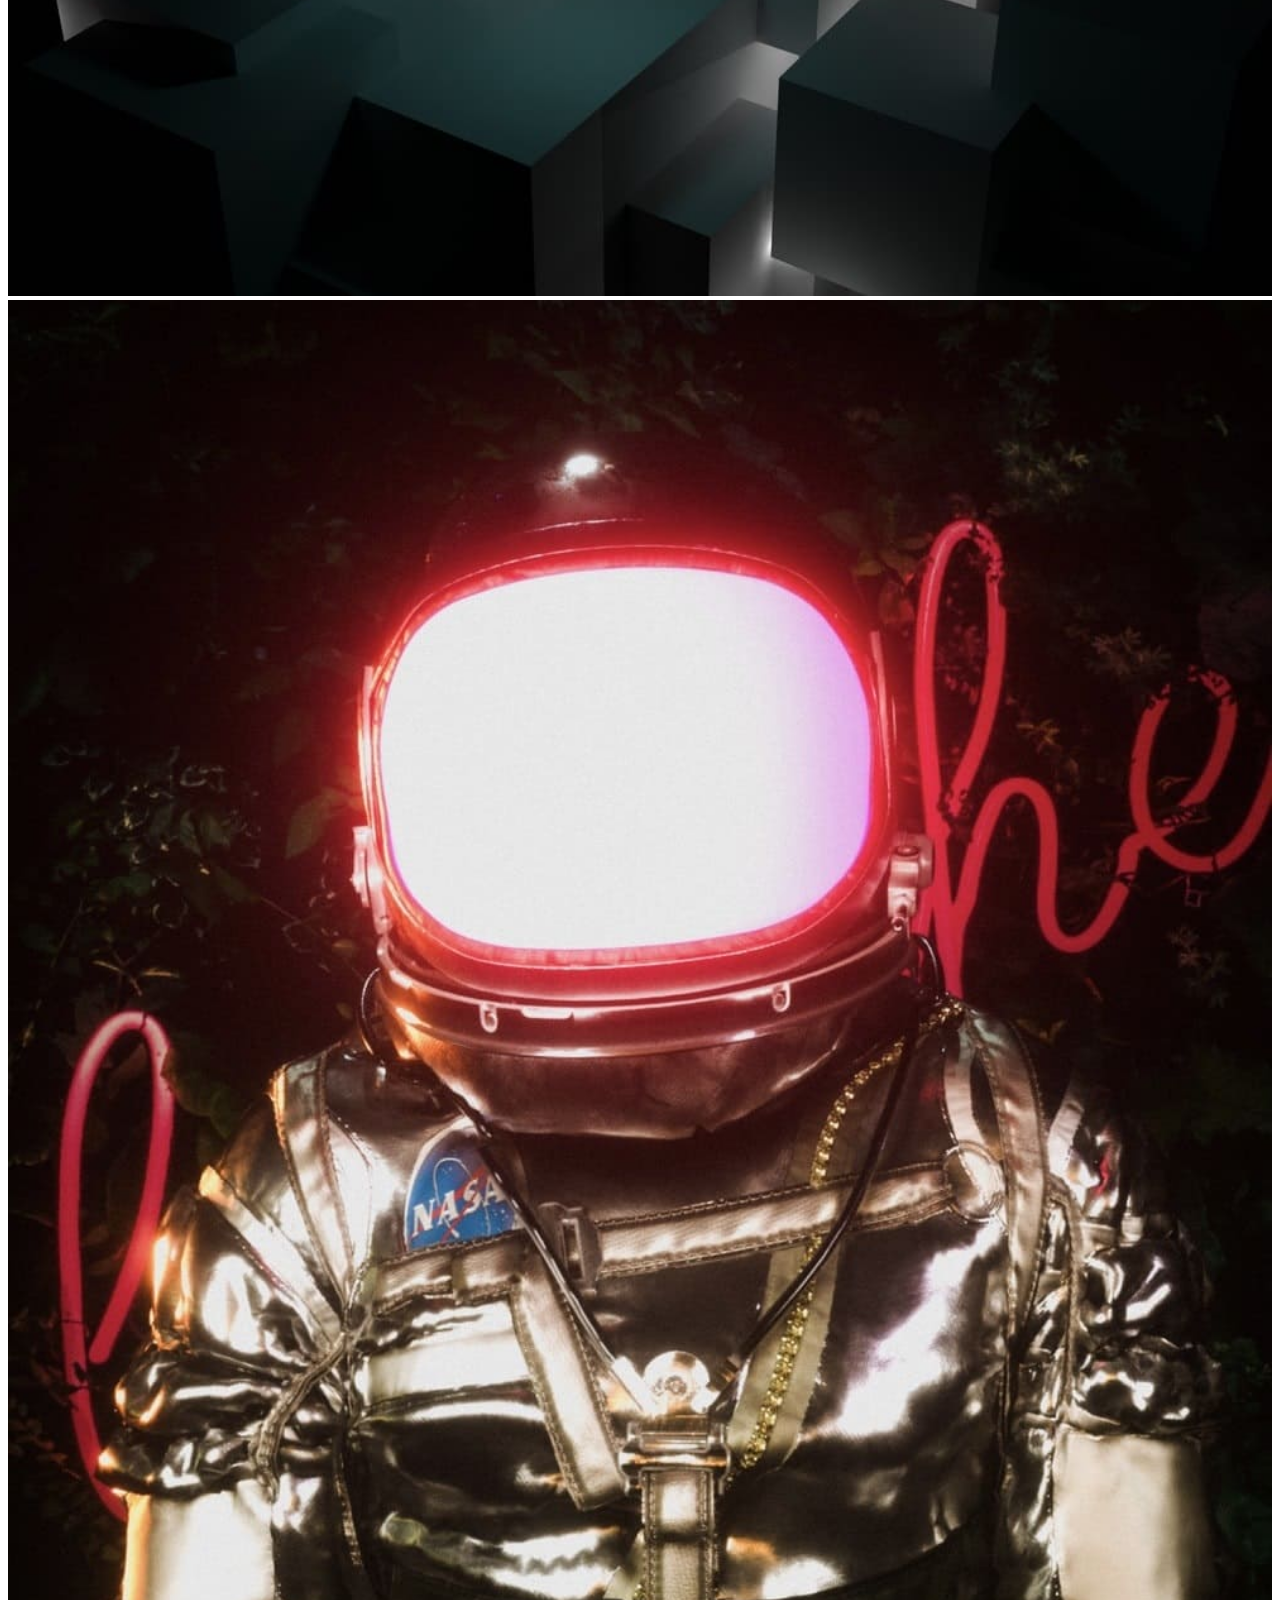
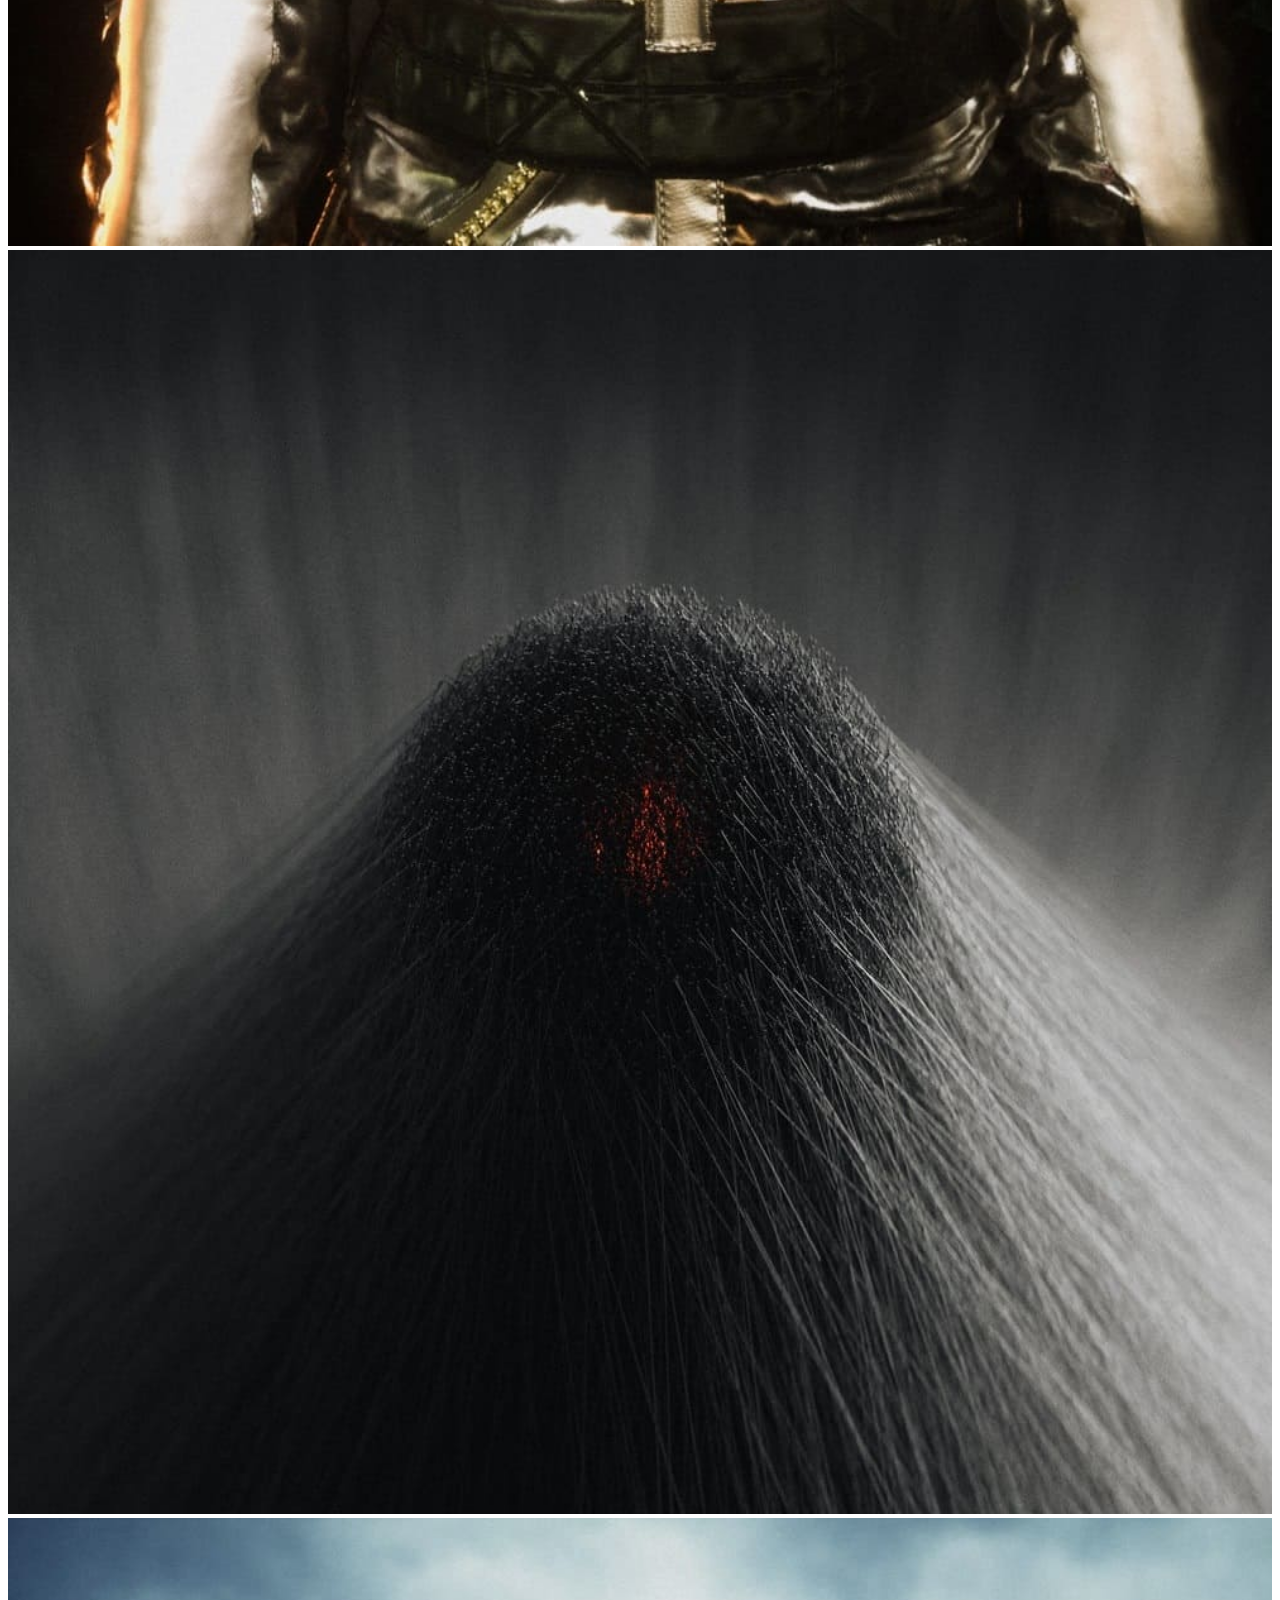
<file: category/3d-renders/index.html>
<!DOCTYPE html>
<html lang="en">

<head>
    <meta charset="UTF-8">
    <meta http-equiv="X-UA-Compatible" content="IE=edge">
    <meta name="viewport" content="width=device-width, initial-scale=1.0">
    <title>3D Renders | Unsplash</title>
    <link rel="shortcut icon" href="../../icon/unsplash-logo.svg"> <!-- icon ตรง tab browser -->

    <link href="https://cdn.jsdelivr.net/npm/bootstrap@5.0.2/dist/css/bootstrap.min.css" rel="stylesheet"
        integrity="sha384-EVSTQN3/azprG1Anm3QDgpJLIm9Nao0Yz1ztcQTwFspd3yD65VohhpuuCOmLASjC" crossorigin="anonymous">
    <script src="https://cdn.jsdelivr.net/npm/bootstrap@5.0.2/dist/js/bootstrap.bundle.min.js"
        integrity="sha384-MrcW6ZMFYlzcLA8Nl+NtUVF0sA7MsXsP1UyJoMp4YLEuNSfAP+JcXn/tWtIaxVXM"
        crossorigin="anonymous"></script>

    <link rel="stylesheet" href="style.css">
    <link rel="stylesheet" href="../../style.css">
    <script src="script.js"></script>

    <link rel="preconnect" href="https://fonts.googleapis.com">
    <link rel="preconnect" href="https://fonts.gstatic.com" crossorigin>
    <link href="https://fonts.googleapis.com/css2?family=Roboto&display=swap" rel="stylesheet">
</head>

<body>
    <div class="container-fluid shadow-sm position-sticky top-0" style="z-index: 1">

        <!-- เพจบาร์ด้านบนสุด -->
        <div class="row bg-white">
            <div class="navbar navbar-expand" style="height: 60px;">

                <!-- ลิงค์หน้าหลักและโลโก้ unsplash -->
                <a href="../../" class="d-flex pointer text-dark" style="height: 100%;">
                    <img src="../../icon/unsplash-logo.svg" height="100%">
                    <div class="d-flex flex-column p-xl-1 justify-content-center d-none d-xl-flex">
                        <span style="line-height: 1.3em;"><b>Unsplash</b></span>
                        <span style="line-height: 1.3em; font-size: .8em;" class="text-nowrap">Photos for
                            everyone</span>
                    </div>
                </a>

                <!-- container สำหรับครอบ search-box และ drop-down -->
                <div class="mx-3 position-relative w-100">
                    <!-- search-box -->
                    <div id="seachBox1" class="input-group rounded-pill py-1 search-box-container"
                        data-bs-toggle="dropdown" aria-expanded="true">
                        <span class="input-group-addon px-2 d-flex justify-content-center align-items-center">
                            <img class="icon-thin" src="../../icon/search.svg" height="60%">
                        </span>
                        <input class="form-control input-non-effect px-0" type="search"
                            placeholder="Search free high-resolution photos"
                            onfocus="setSearchBGAndBorder('white', '#d7d7d7', 0)"
                            onfocusout="setSearchBGAndBorder('#ececec', 'white', 0)">
                        <span class="input-group-addon px-2 d-flex justify-content-center align-items-center">
                            <img class="icon-thin" src="../../icon/scanner.svg" height="60%">
                        </span>
                    </div>

                    <!-- drop-down ของ searchBox -->
                    <ul class="dropdown-menu mt-1 p-3 shadow w-100" aria-labelledby="seachBox1">
                        <li class="mb-4">
                            <label class="form-label" style="font-size: .92em;">Recent Searches · <a
                                    class="hyper-text-b">Clear</a></label>
                            <form class="from form-inline">
                                <button class="btn border px-3 py-2 me-1 mb-1 in-dropdown-btn">icon</button>
                                <button class="btn border px-3 py-2 me-1 mb-1 in-dropdown-btn">web services</button>
                                <button class="btn border px-3 py-2 me-1 mb-1 in-dropdown-btn">reference</button>
                                <button class="btn border px-3 py-2 me-1 mb-1 in-dropdown-btn">flower</button>
                                <button class="btn border px-3 py-2 me-1 mb-1 in-dropdown-btn">wallpaper</button>
                                <button class="btn border px-3 py-2 me-1 mb-1 in-dropdown-btn">tree</button>
                            </form>
                        </li>
                        <li class="mb-4">
                            <label class="form-label" style="font-size: .92em;">Trending Searches</label>
                            <form class="from form-inline">
                                <button class="btn border px-3 py-2 me-1 mb-1 in-dropdown-btn">
                                    <img src="../../icon/graph-up.svg" height="16px" class="me-2">italy
                                </button>
                                <button class="btn border px-3 py-2 me-1 mb-1 in-dropdown-btn">
                                    <img src="../../icon/graph-up.svg" height="16px" class="me-2">night sky
                                </button>
                                <button class="btn border px-3 py-2 me-1 mb-1 in-dropdown-btn">
                                    <img src="../../icon/graph-up.svg" height="16px" class="me-2">flower
                                </button>
                                <button class="btn border px-3 py-2 me-1 mb-1 in-dropdown-btn">
                                    <img src="../../icon/graph-up.svg" height="16px" class="me-2">student house
                                </button>
                                <button class="btn border px-3 py-2 me-1 mb-1 in-dropdown-btn">
                                    <img src="../../icon/graph-up.svg" height="16px" class="me-2">movies
                                </button>
                            </form>
                        </li>
                        <li class="mb-4">
                            <label class="form-label" style="font-size: .92em;">Trending Topic</label>
                            <form class="from form-inline">
                                <div class="btn p-0 border rounded me-1 mb-1">
                                    <img src="../../image/btn-architecture.jpg" height="36px" class="rounded-start">
                                    <span class="btn px-3 py-1 me-1 mb-1 in-dropdown-btn">Architecture & Interior</span>
                                </div>
                                <div class="btn p-0 border rounded me-1 mb-1">
                                    <img src="../../image/btn-fashion.jpg" height="36px" class="rounded-start">
                                    <span class="btn px-3 py-1 me-1 mb-1 in-dropdown-btn">Fashion</span>
                                </div>
                                <div class="btn p-0 border rounded me-1 mb-1">
                                    <img src="../../image/btn-current-events.jpg" height="36px" class="rounded-start">
                                    <span class="btn px-3 py-1 me-1 mb-1 in-dropdown-btn">Current Events</span>
                                </div>
                                <div class="btn p-0 border rounded me-1 mb-1">
                                    <img src="../../image/btn-experimental.jpg" height="36px" class="rounded-start">
                                    <span class="btn px-3 py-1 me-1 mb-1 in-dropdown-btn">Experimental</span>
                                </div>
                                <div class="btn p-0 border rounded me-1 mb-1">
                                    <img src="../../image/btn-film.jpg" height="36px" class="rounded-start">
                                    <span class="btn px-3 py-1 me-1 mb-1 in-dropdown-btn">Film</span>
                                </div>
                            </form>
                        </li>
                        <li>
                            <label class="form-label" style="font-size: .92em;">Trending Collections</label>
                            <form class="from form-inline">
                                <button class="btn border px-3 py-2 me-1 mb-1 in-dropdown-btn">shadyside</button>
                                <button class="btn border px-3 py-2 me-1 mb-1 in-dropdown-btn">the sea</button>
                                <button class="btn border px-3 py-2 me-1 mb-1 in-dropdown-btn">Tokyo</button>
                                <button class="btn border px-3 py-2 me-1 mb-1 in-dropdown-btn">Gaming</button>
                                <button class="btn border px-3 py-2 me-1 mb-1 in-dropdown-btn">Vaccine</button>
                            </form>
                        </li>
                    </ul>
                </div>

                <!-- ปุ่ม/hypertext ที่ลิงค์ไปยังหน้าต่าง -->
                <a class="nav-link hyper-text-b d-none d-xl-flex d-lg-flex d-md-none d-sm-none" href="../../brands/">Brands</a><span class="d-none d-xl-flex d-lg-flex d-md-none d-sm-none">🏆</span>
                <a class="nav-link hyper-text-b text-nowrap ps-2 d-none d-xl-flex d-lg-flex d-md-none d-sm-none" href="../../awards/">Unsplash Awards</a>
                <div class="vertical-line mx-0 mx-xl-3 mx-lg-3"></div>
                <a class="nav-link hyper-text-b text-nowrap" href="../../login/">Log in</a>
                <a class="nav-link hyper-text-b text-nowrap px-0" href="#">
                    <input class="btn border-secondary hyper-text-b custom-outline-btn" type="button"
                        value="Submit a photo">
                </a>

                <!-- เมนูบาร์ขวาสุด -->
                <a class="nav-link icon-thin" href="#" id="listMenu" class="dropdown-toggle" data-bs-toggle="dropdown"
                    aria-expanded="false">
                    <img src="../../icon/list.svg">
                </a>

                <!-- dropdown ของเมนูบาร์ขวาสุด -->
                <div class="dropdown-menu me-3 p-0 dropdown-animation bg-transparent border-0"
                    aria-labelledby="listMenu" style="right: 0; left: auto;">
                    <div class="row p-4 bg-light border-top border-start border-end rounded-top shadow">
                        <div class="col d-flex flex-row">
                            <div class="col-4 d-flex align-items-start justify-content-center">
                                <img src="../../icon/company.svg">
                            </div>
                            <div class="col-8 pe-3 text-nowrap" style="font-size: .9em;">
                                <span class="py-4"><b>Company</b></span>
                                <li class="my-2"><a class="hyper-text-b">About</a></li>
                                <li class="my-2"><a class="hyper-text-b" href="../../brands/">Brands</a></li>
                                <li class="my-2"><a class="hyper-text-b">Blog</a></li>
                                <li class="my-2"><a class="hyper-text-b">History</a></li>
                                <li class="my-2"><a class="hyper-text-b">Join the team</a></li>
                                <li class="my-2"><a class="hyper-text-b">Press</a></li>
                                <li class="my-2"><a class="hyper-text-b">Contact us</a></li>
                                <li class="my-2"><a class="hyper-text-b">Help</a></li>
                            </div>
                        </div>
                        <div class="col d-flex flex-row px-4">
                            <div class="col-4 d-flex align-items-start justify-content-center">
                                <img src="../../icon/product.svg">
                            </div>
                            <div class="col-8 pe-3 text-nowrap" style="font-size: .9em;">
                                <span class="py-4"><b>Product</b></span>
                                <li class="my-2"><a class="hyper-text-b">Explore</a></li>
                                <li class="my-2"><a class="hyper-text-b">DevelopersAPI</a></li>
                                <li class="my-2"><a class="hyper-text-b">Unsplash Dataset</a></li>
                                <li class="my-2"><a class="hyper-text-b">Unsplash for iOS</a></li>
                                <li class="my-2"><a class="hyper-text-b">Apps & Plugin</a></li>
                            </div>
                        </div>
                        <div class="col d-flex flex-row">
                            <div class="col-4 d-flex align-items-start justify-content-center">
                                <img src="../../icon/community.svg">
                            </div>
                            <div class="col-8 pe-5 text-nowrap" style="font-size: .9em;">
                                <span class="py-4"><b>Community</b></span>
                                <li class="my-2"><a class="hyper-text-b">Become a Contributor</a></li>
                                <li class="my-2"><a class="hyper-text-b">Topics</a></li>
                                <li class="my-2"><a class="hyper-text-b">Collections</a></li>
                                <li class="my-2"><a class="hyper-text-b">Trends</a></li>
                                <li class="my-2"><a class="hyper-text-b" href="../../awards/">Unsplash Awards</a></li>
                                <li class="my-2"><a class="hyper-text-b">Stats</a></li>
                            </div>
                        </div>
                    </div>
                    <div class="row bg-light px-4 py-3 border rounded-bottom shadow">
                        <div class="col-8" style="font-size: .9em;">
                            <a class="hyper-text-b me-3">License</a>
                            <a class="hyper-text-b me-3">Privacy Policy</a>
                            <a class="hyper-text-b me-3">Terms</a>
                            <a class="hyper-text-b me-3">Security</a>
                        </div>
                        <div class="col-4 d-flex justify-content-end">
                            <img src="../../icon/twitter.svg" height="20px" class="icon-thin mx-2">
                            <img src="../../icon/facebook.svg" height="20px" class="icon-thin mx-2">
                            <img src="../../icon/instagram.svg" height="20px" class="icon-thin mx-2">
                        </div>
                    </div>
                    <div class="dropdown-indent-shape"></div>
                </div>
            </div>
        </div>

        <!-- เพจบาร์ตรง category รูป -->
        <div class="row bg-white">
            <div class="navbar navbar-expand pb-0 overflow-auto text-nowrap">
                <a href="../../" class="nav-link px-0 py-3 mx-3 underline-hover hyper-text-b">
                    Editorial</a>
                <div class="vertical-line"></div>
                <a href="" class="nav-link px-0 py-3 mx-3 underline-hover hyper-text-b"
                    style="border-bottom: 2px solid black">3D
                    Renders</a>
                <a href="../../category/architecture-and-interior/"
                    class="nav-link px-0 py-3 mx-3 underline-hover hyper-text-b">Architecture & Interior</a>
                <a href="../../category/current-events/"
                    class="nav-link px-0 py-3 mx-3 underline-hover hyper-text-b">Current
                    Events</a>
                <a href="../../category/experimental/"
                    class="nav-link px-0 py-3 mx-3 underline-hover hyper-text-b">Experimental</a>
                <a href="../../category/fashion/"
                    class="nav-link px-0 py-3 mx-3 underline-hover hyper-text-b">Fashion</a>
                <a href="" class="nav-link px-0 py-3 mx-3 underline-hover hyper-text-b">Flim</a>
                <a href="" class="nav-link px-0 py-3 mx-3 underline-hover hyper-text-b">Food & Drink</a>
                <a href="" class="nav-link px-0 py-3 mx-3 underline-hover hyper-text-b">Health & Wellness</a>
                <a href="" class="nav-link px-0 py-3 mx-3 underline-hover hyper-text-b">Nature</a>
                <a href="" class="nav-link px-0 py-3 mx-3 underline-hover hyper-text-b">People</a>
                <a href="" class="nav-link px-0 py-3 mx-3 underline-hover hyper-text-b">Street Photography</a>
            </div>
        </div>
    </div>

    <div class="container">
        <!-- element ด้านบน -->
        <div class="row" style="padding-bottom: 100px;padding-top: 70px;">
            <div class="col-xl-6 col-lg-12 col-md-12 col-sm-12">
                <h1 style="font-weight: 800;">3D Renders</h1>
                <h2 style="font-size: 19px;">For the first time ever, Unsplash is accepting a new category of images
                    outside of photography.
                    Submit your 3-dimensional images,
                    designed in the software of your choice, rendered into JPEG images.</h2>
                <br>
                <h2 class="mb-3" style="font-size: 20px;display: inline-block;">Learn more</h2>
                <h2 class="hyper-text-b mb-3" style="font-size: 20px;display: inline-block;text-decoration: underline;">
                    here.
                </h2>
            </div>
            <div class="col-xl-2 col-lg-0 col-md-0 col-sm-0"></div>
            <div class="col-xl-4 col-lg-12 col-md-12 col-sm-12">
                <div class="box">
                    <div style="display: flex; justify-content: space-between;">
                        <p style="margin-top: 5%; margin-left: 5%;"><img src="icon/icon1.svg"
                                style="margin-right: 10px;width: 18px;">Status</p>
                        <div class="p" style="margin-top: 5%; margin-left: 5%;margin-right: 3%;">&nbsp;&nbsp;<div
                                class="circle"></div>Open&nbsp;</div>
                    </div>
                    <div class="line"></div>
                    <div style="display: flex; justify-content: space-between;">
                        <p style="margin-top: 5%; margin-left: 5%;"><img src="icon/icon2.svg"
                                style="margin-right: 10px;width: 18px;">Curator</p>
                        <p style="margin-top: 5%; margin-left: 5%;margin-right: 3%;"><img src="icon/unsplash-logo.svg">
                        </p>
                    </div>
                    <div class="line"></div>
                    <div style="display: flex; justify-content: space-between;">
                        <p style="margin-top: 5%; margin-left: 5%;"><img src="icon/icon3.svg"
                                style="margin-right: 10px;width: 18px;">Contributions</p>
                        <p style="margin-top: 5%; margin-left: 5%;margin-right: 3%;"><strong>521</strong></p>
                    </div>
                    <div class="line"></div>
                    <div style="display: flex; justify-content: space-between;">
                        <p style="margin-top: 5%; margin-left: 5%;"><img src="icon/icon4.svg"
                                style="margin-right: 10px;width: 18px;">Top contributors</p>
                        <div style="margin-top: 5%; margin-left: 5%;margin-right: 3%;">
                            <img src="user-icon/10.jpg" style="border-radius: 50%;width: 16px;margin-left:5px">
                            <img src="user-icon/11.jpg" style="border-radius: 50%;width: 16px;margin-left:5px">
                            <img src="user-icon/17.jpg" style="border-radius: 50%;width: 16px;margin-left:5px">
                            <img src="user-icon/13.jpg" style="border-radius: 50%;width: 16px;margin-left:5px">
                            <img src="user-icon/1.jpg" style="border-radius: 50%;width: 16px;margin-left:5px">
                        </div>
                    </div>
                </div>
                <button type="button" class="btn btn-dark" style="margin-top:16px;width:100%">Submit to <strong> 3D
                        Renders</strong></button>
            </div>
        </div>
        <!-- element สำหรับ insert รูป -->
        <div id="gallery" class="row"></div>

    </div>

    <!-- element สำหรับแสดง detail รูป -->
    <div id="photoDetail" class="container-fluid p-0 position-fixed photo-detail-overlay" style="display: none;"></div>

</body>

</html>
</file>
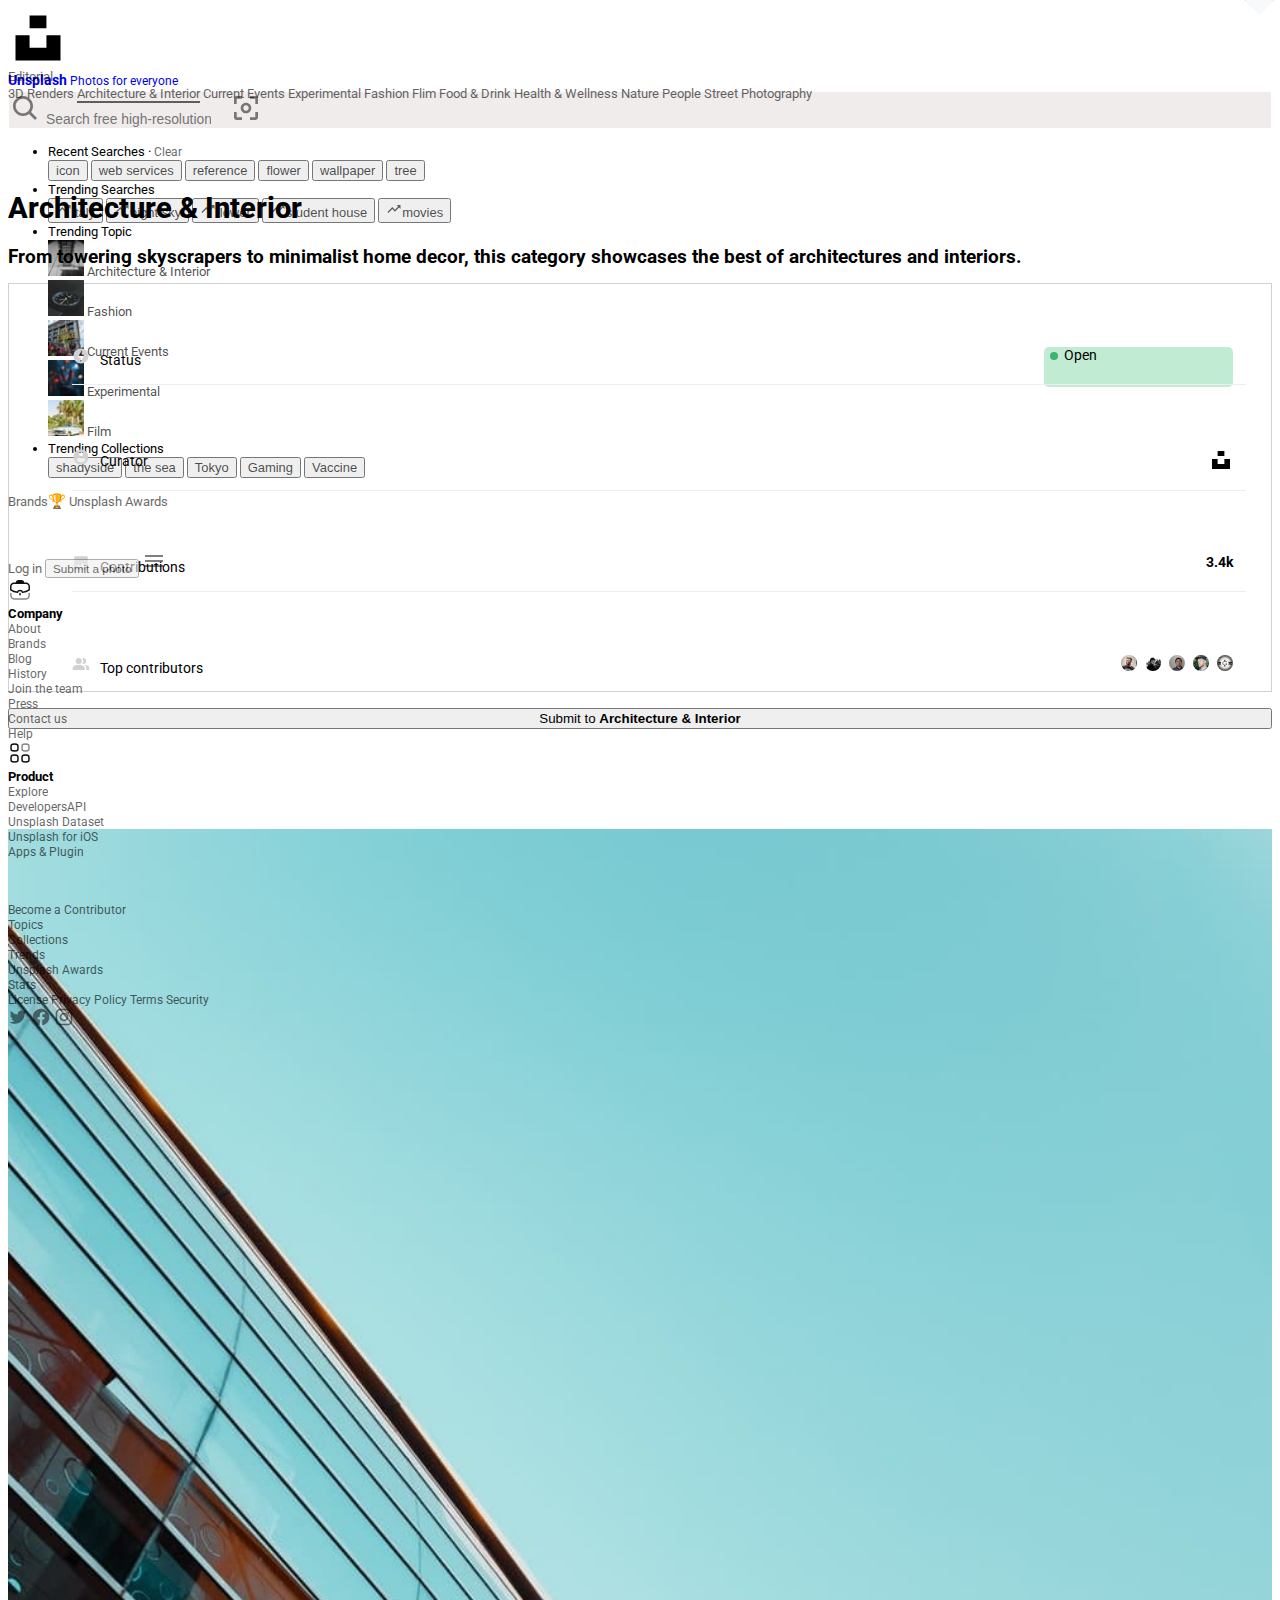
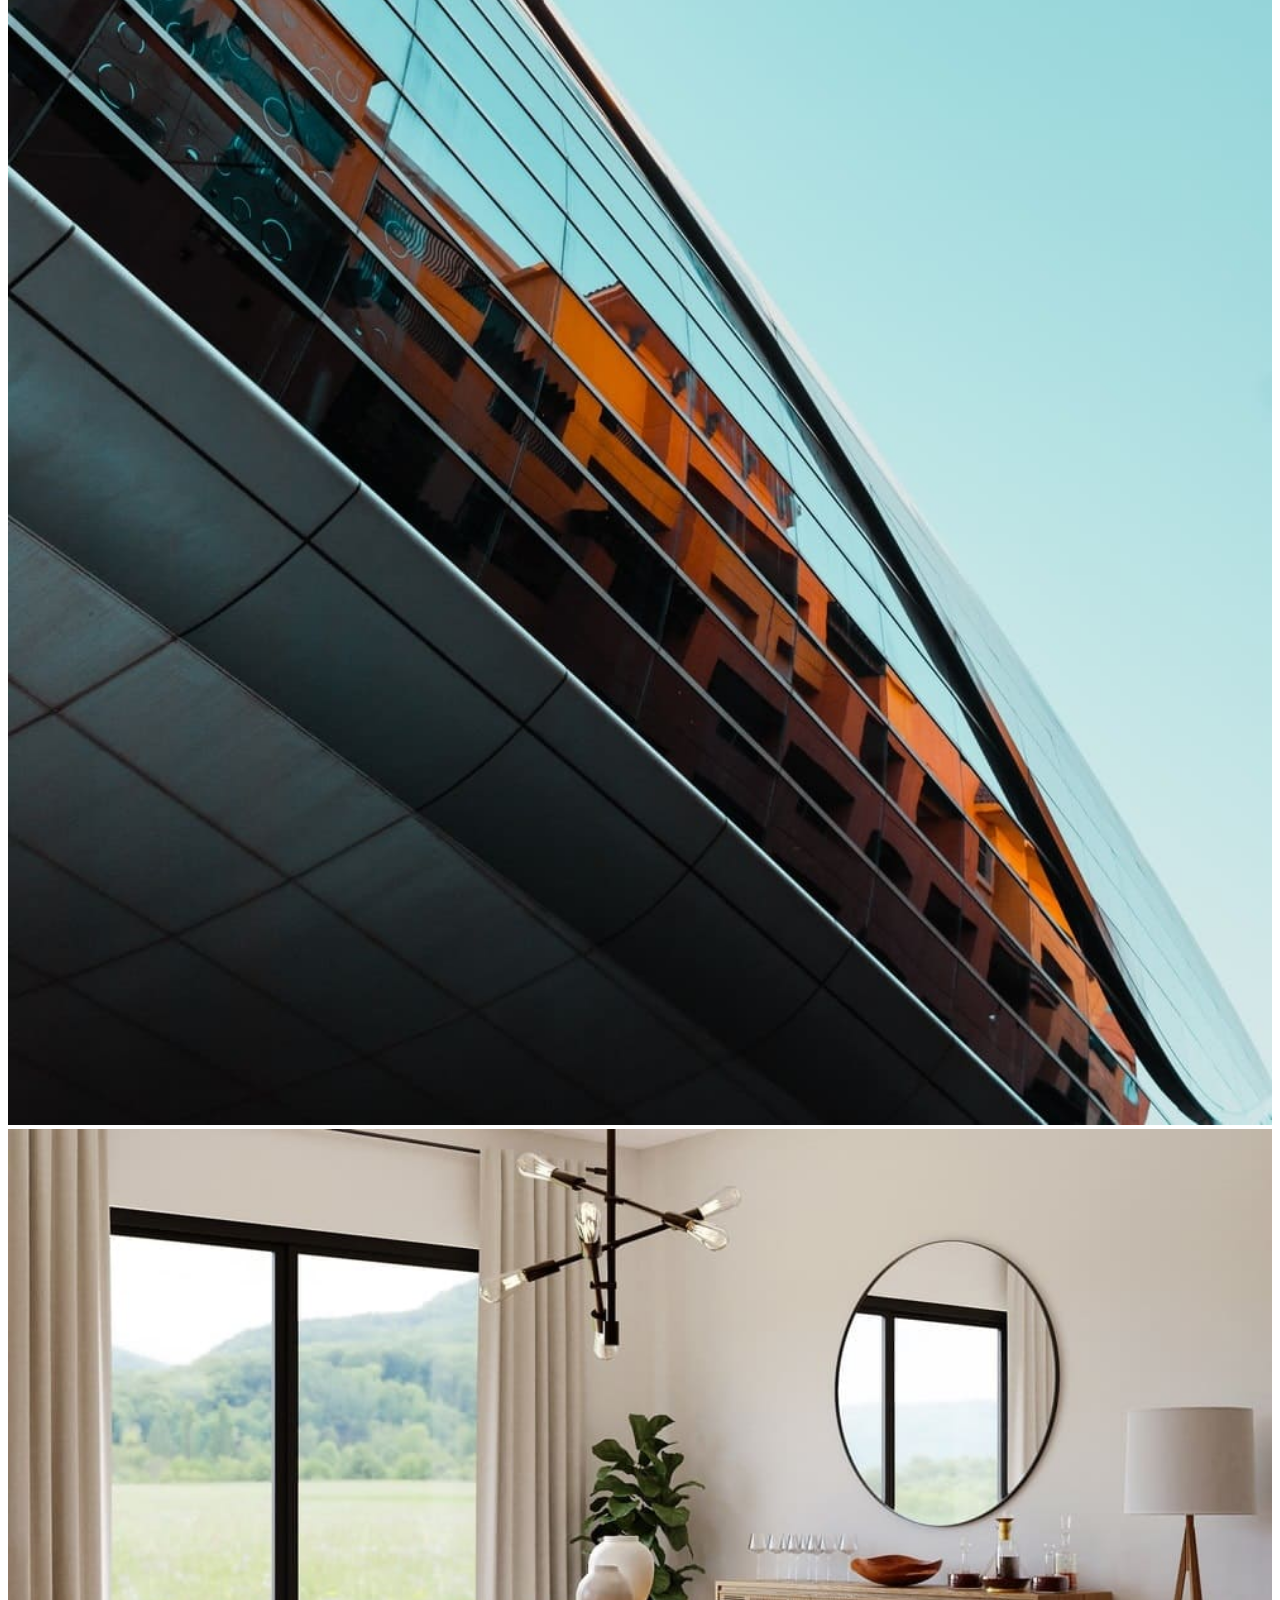
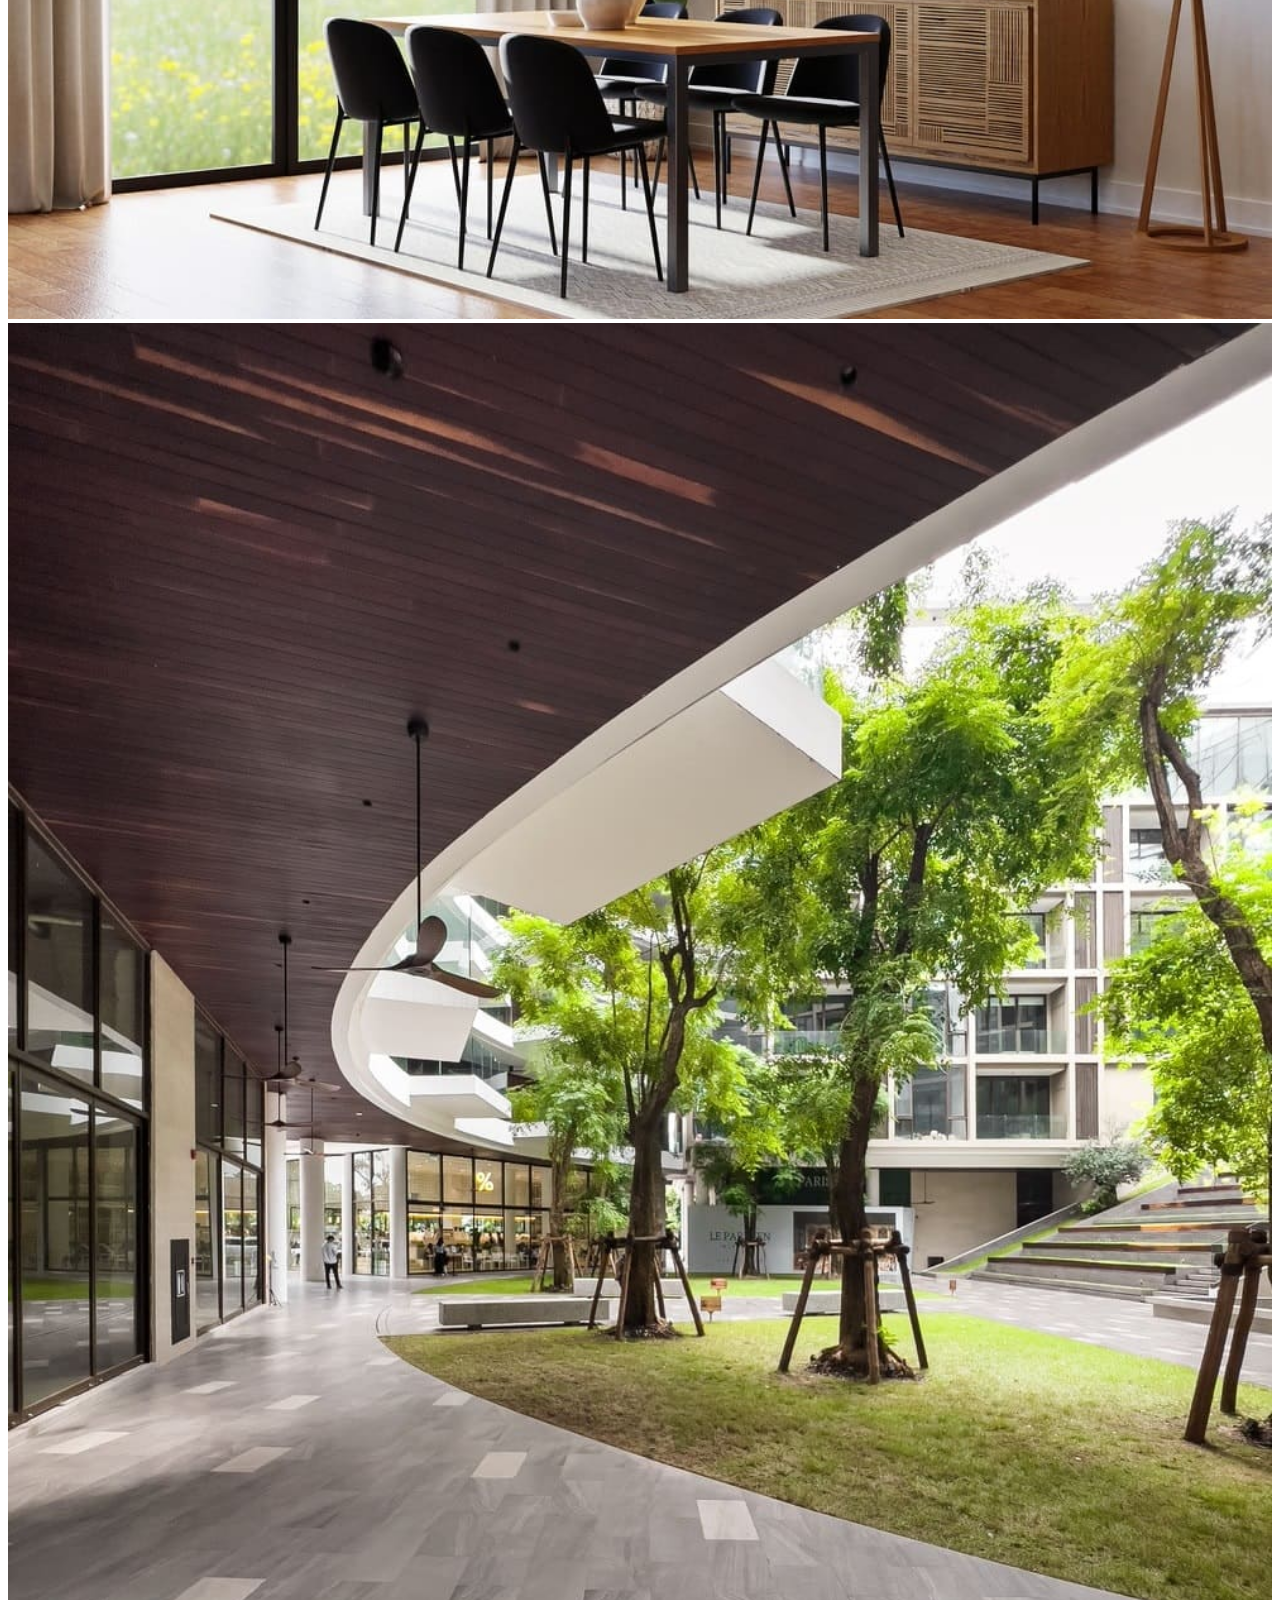
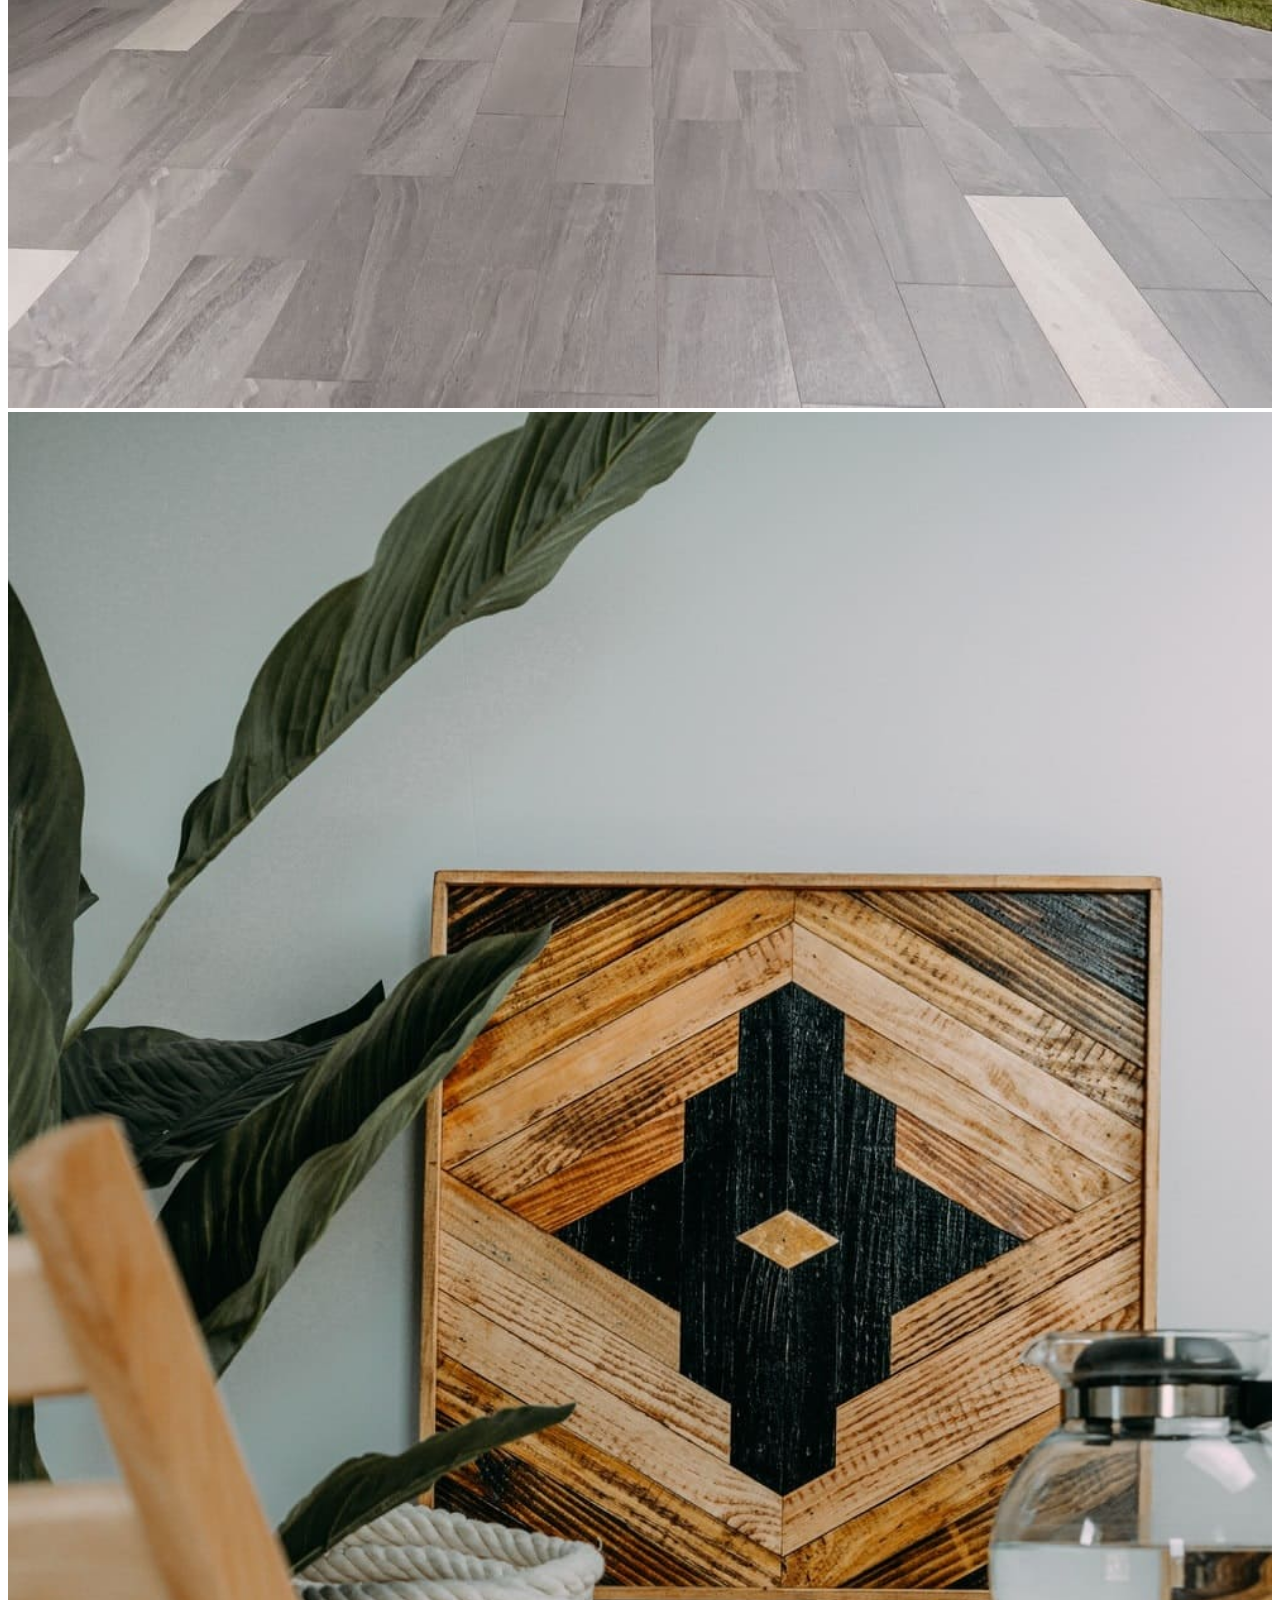
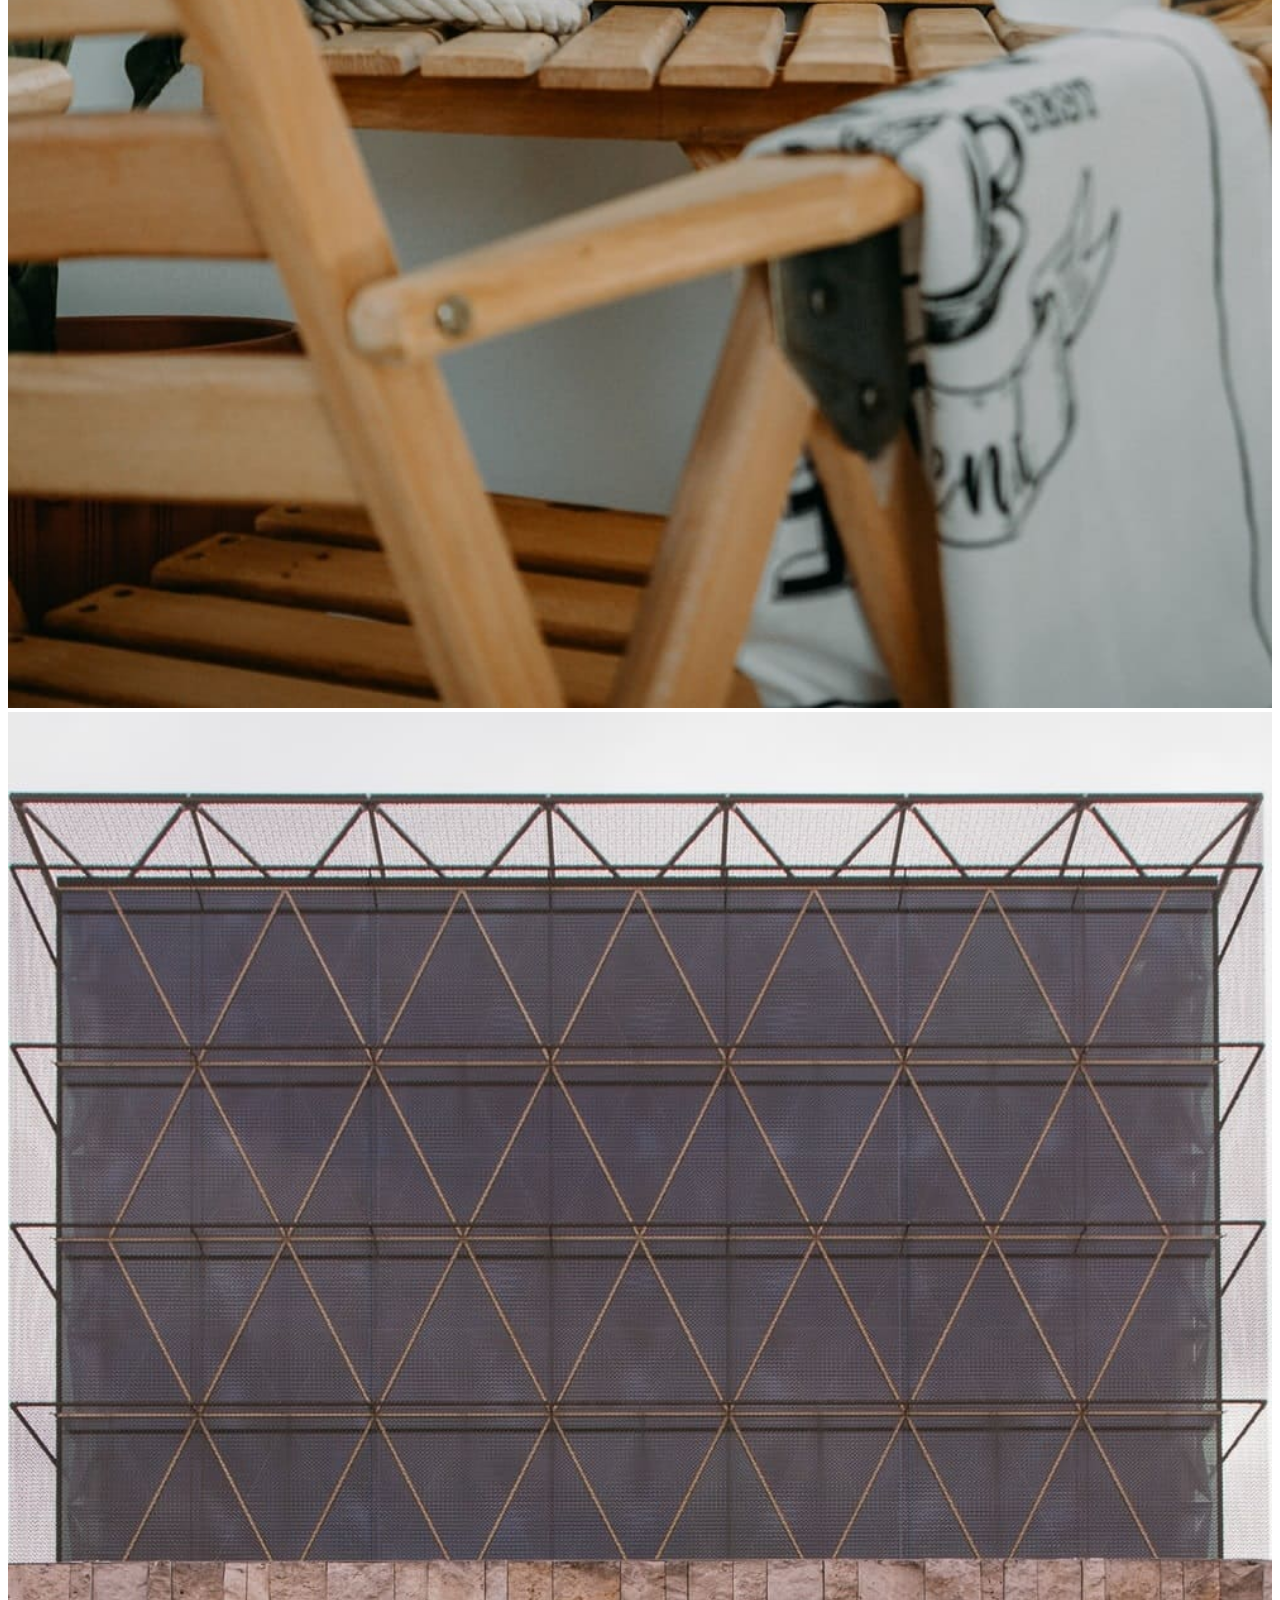
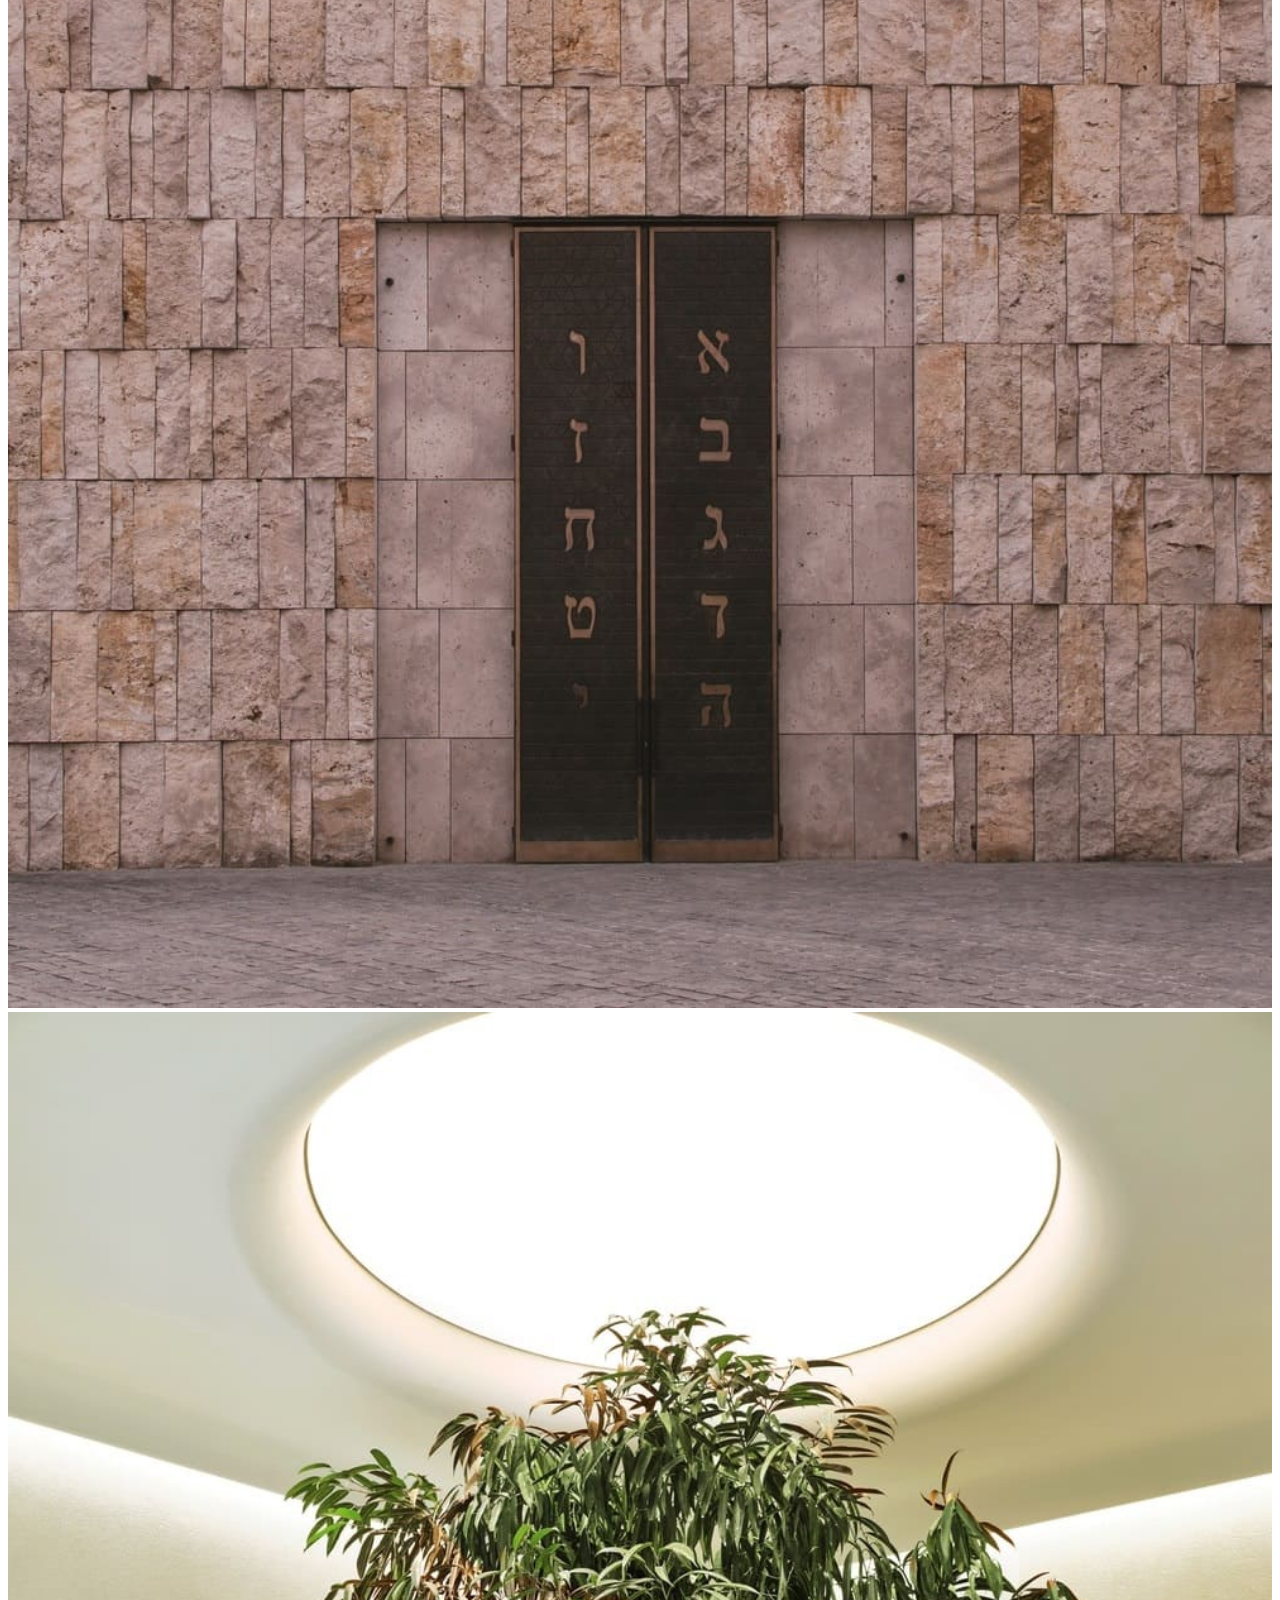
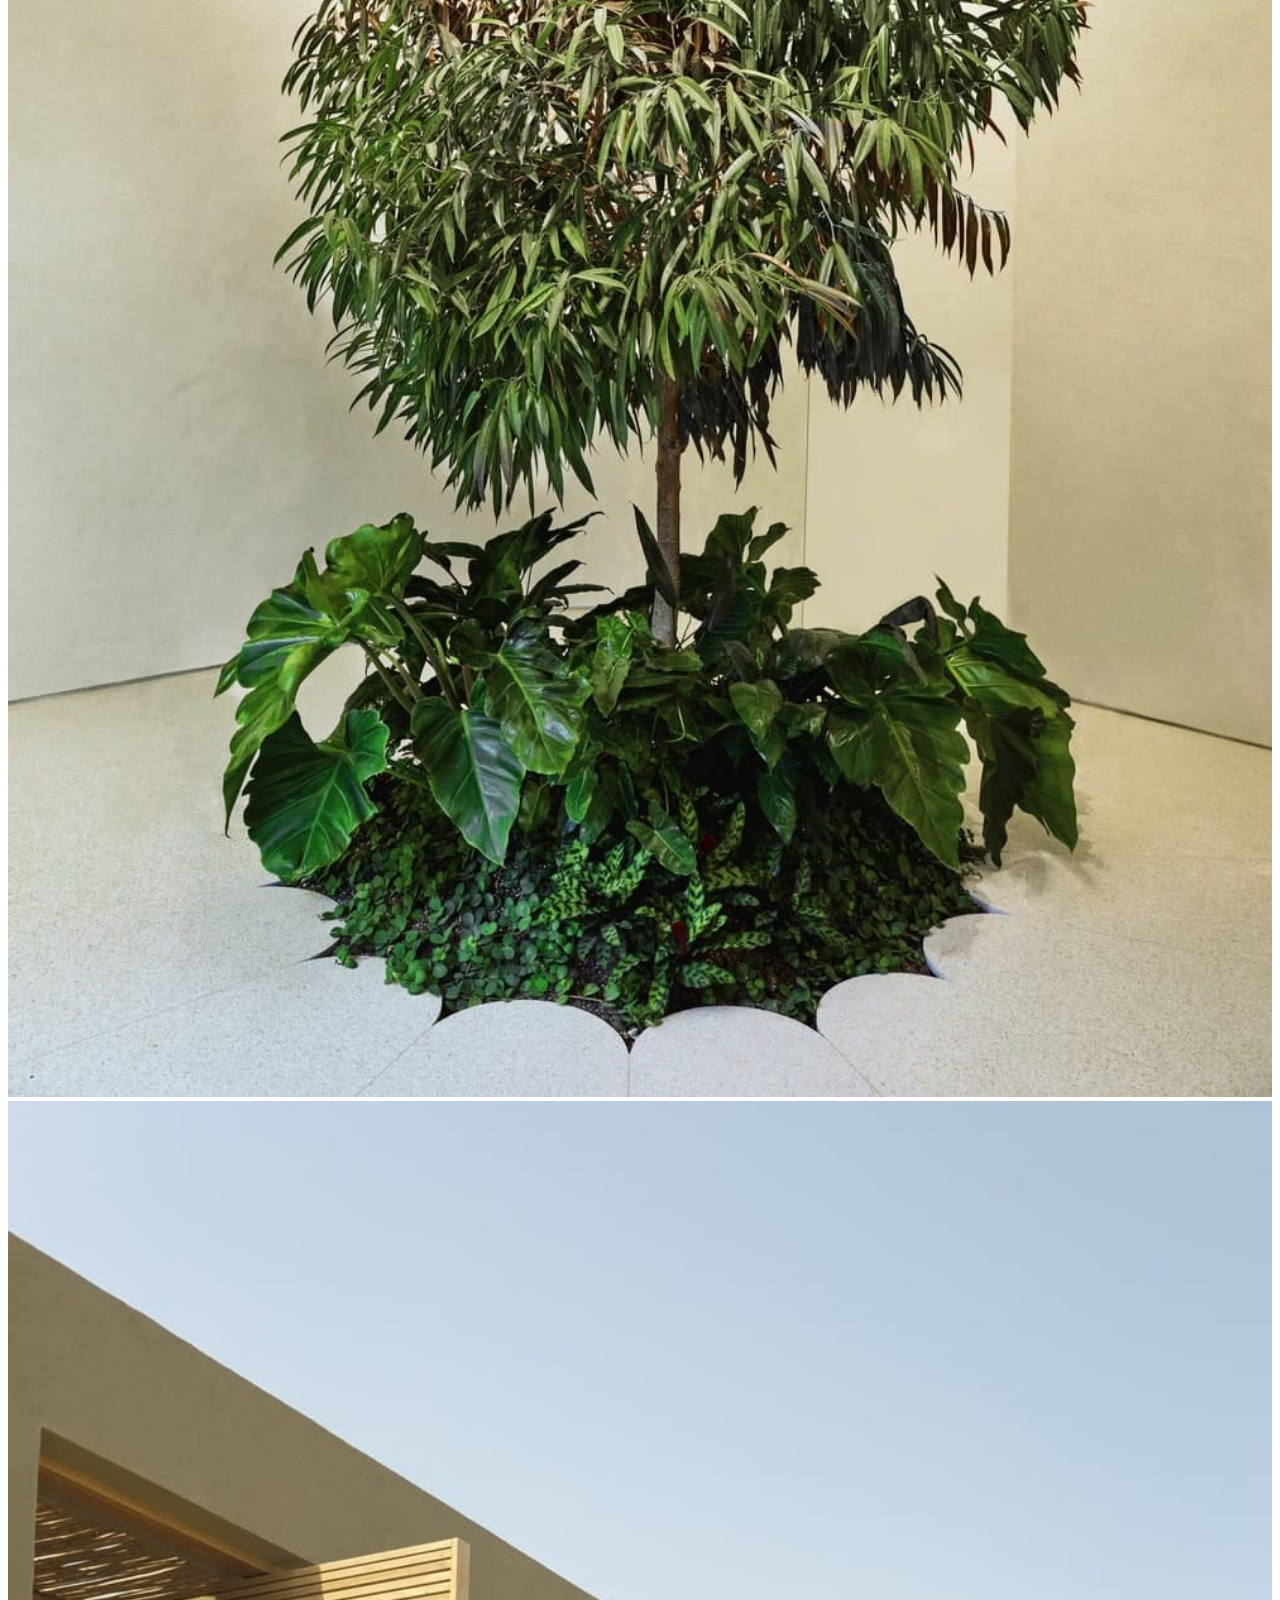
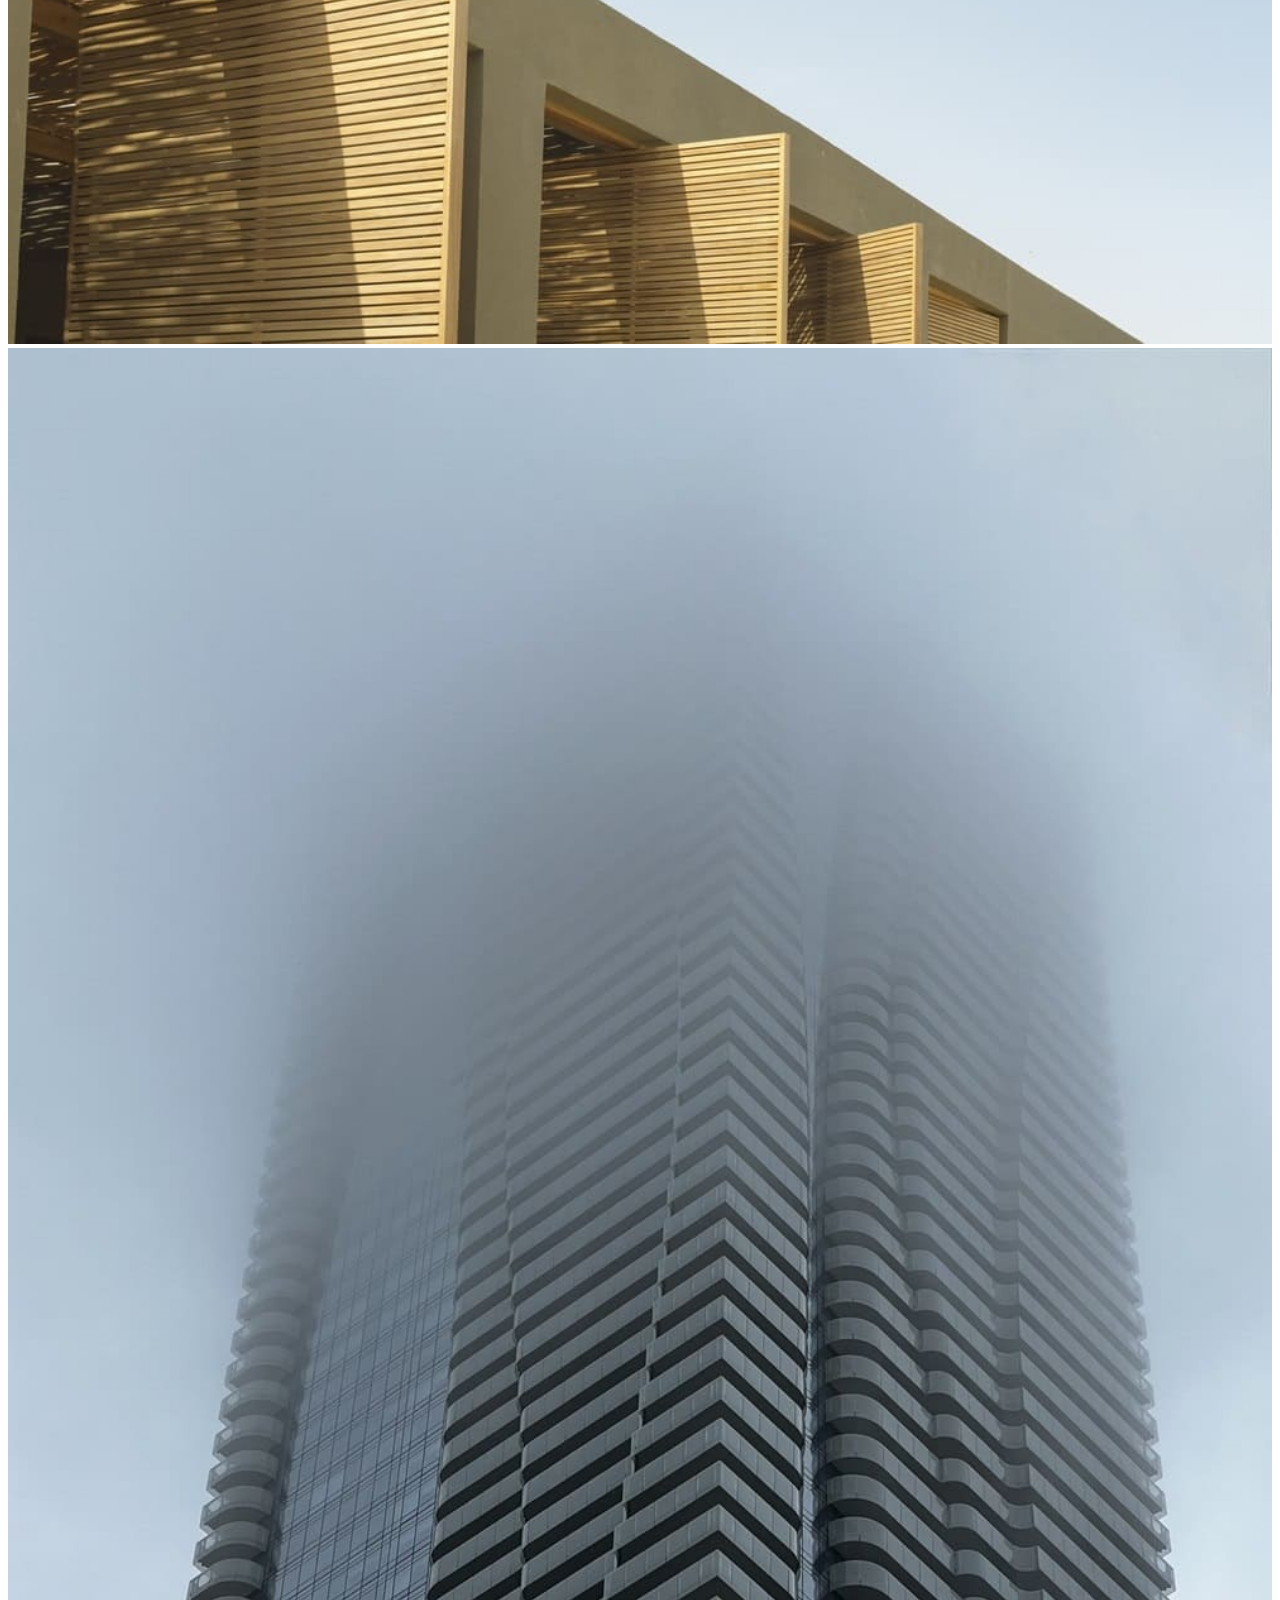
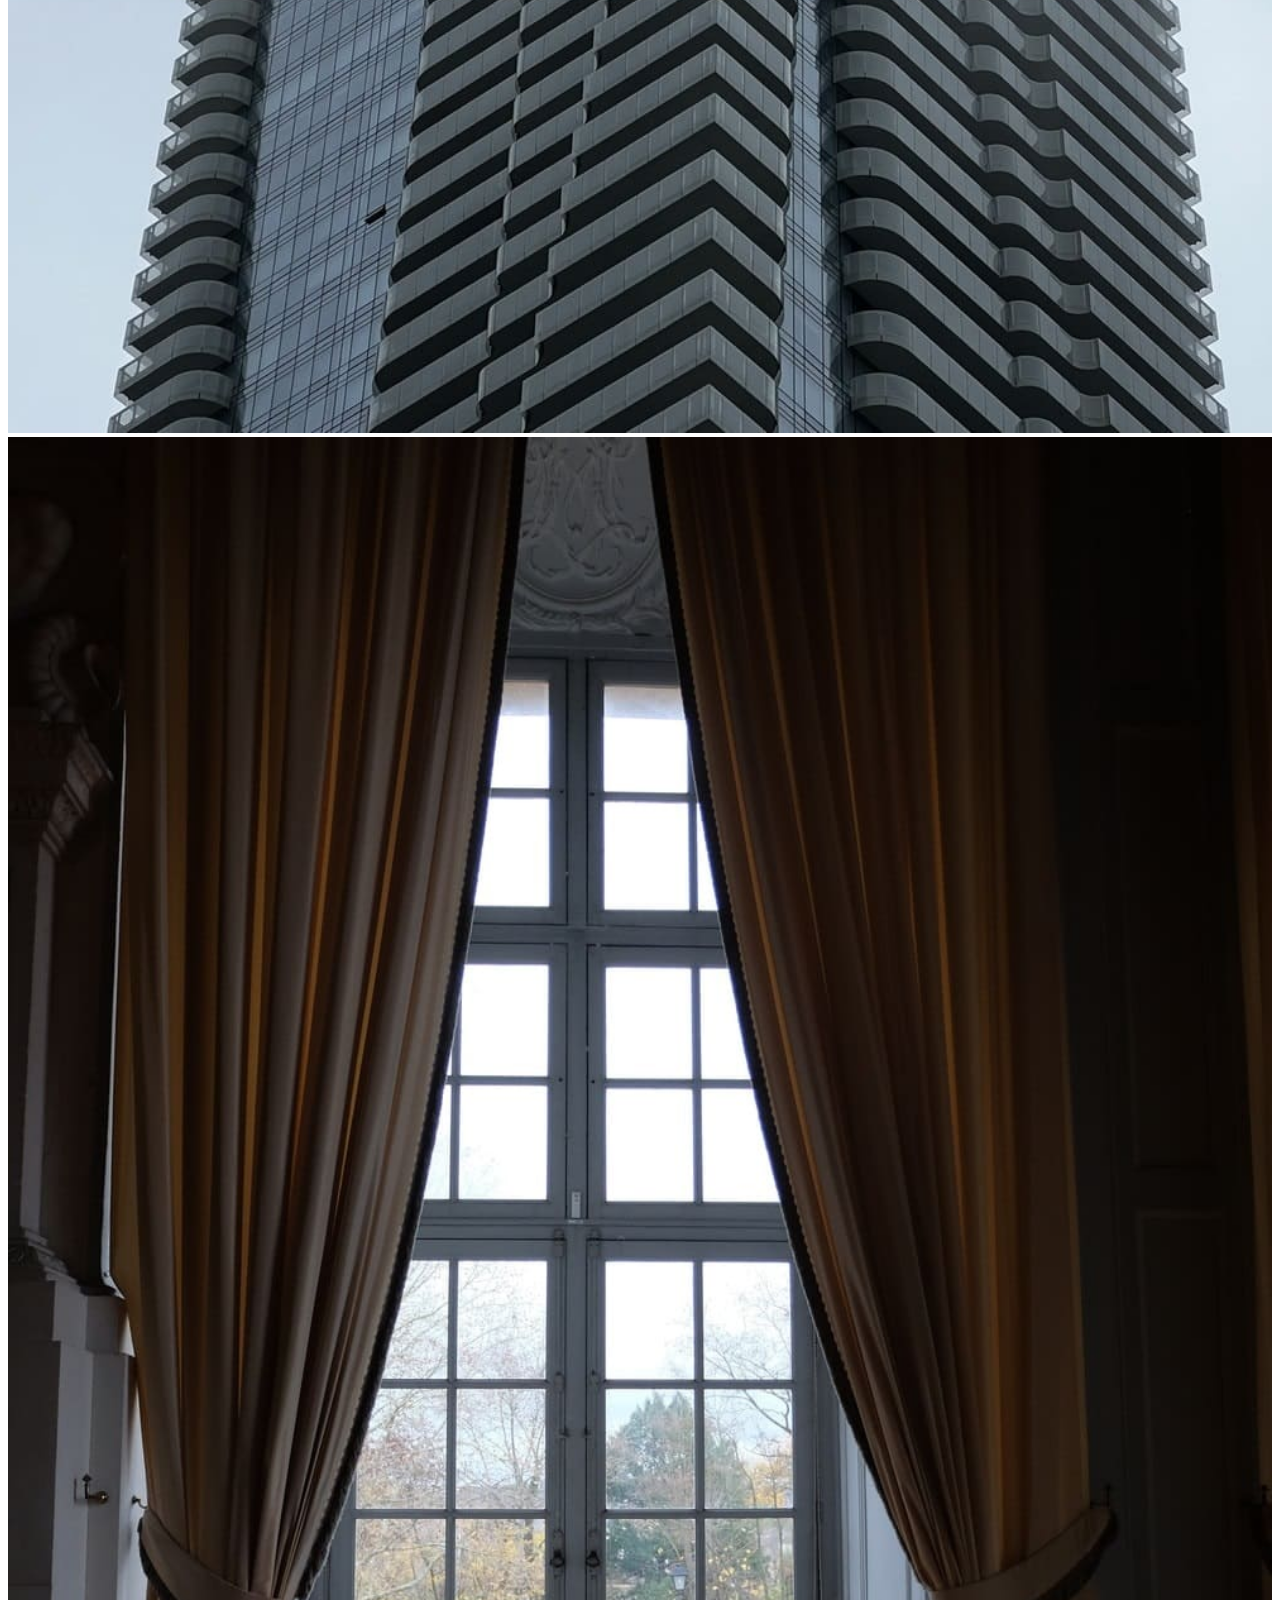
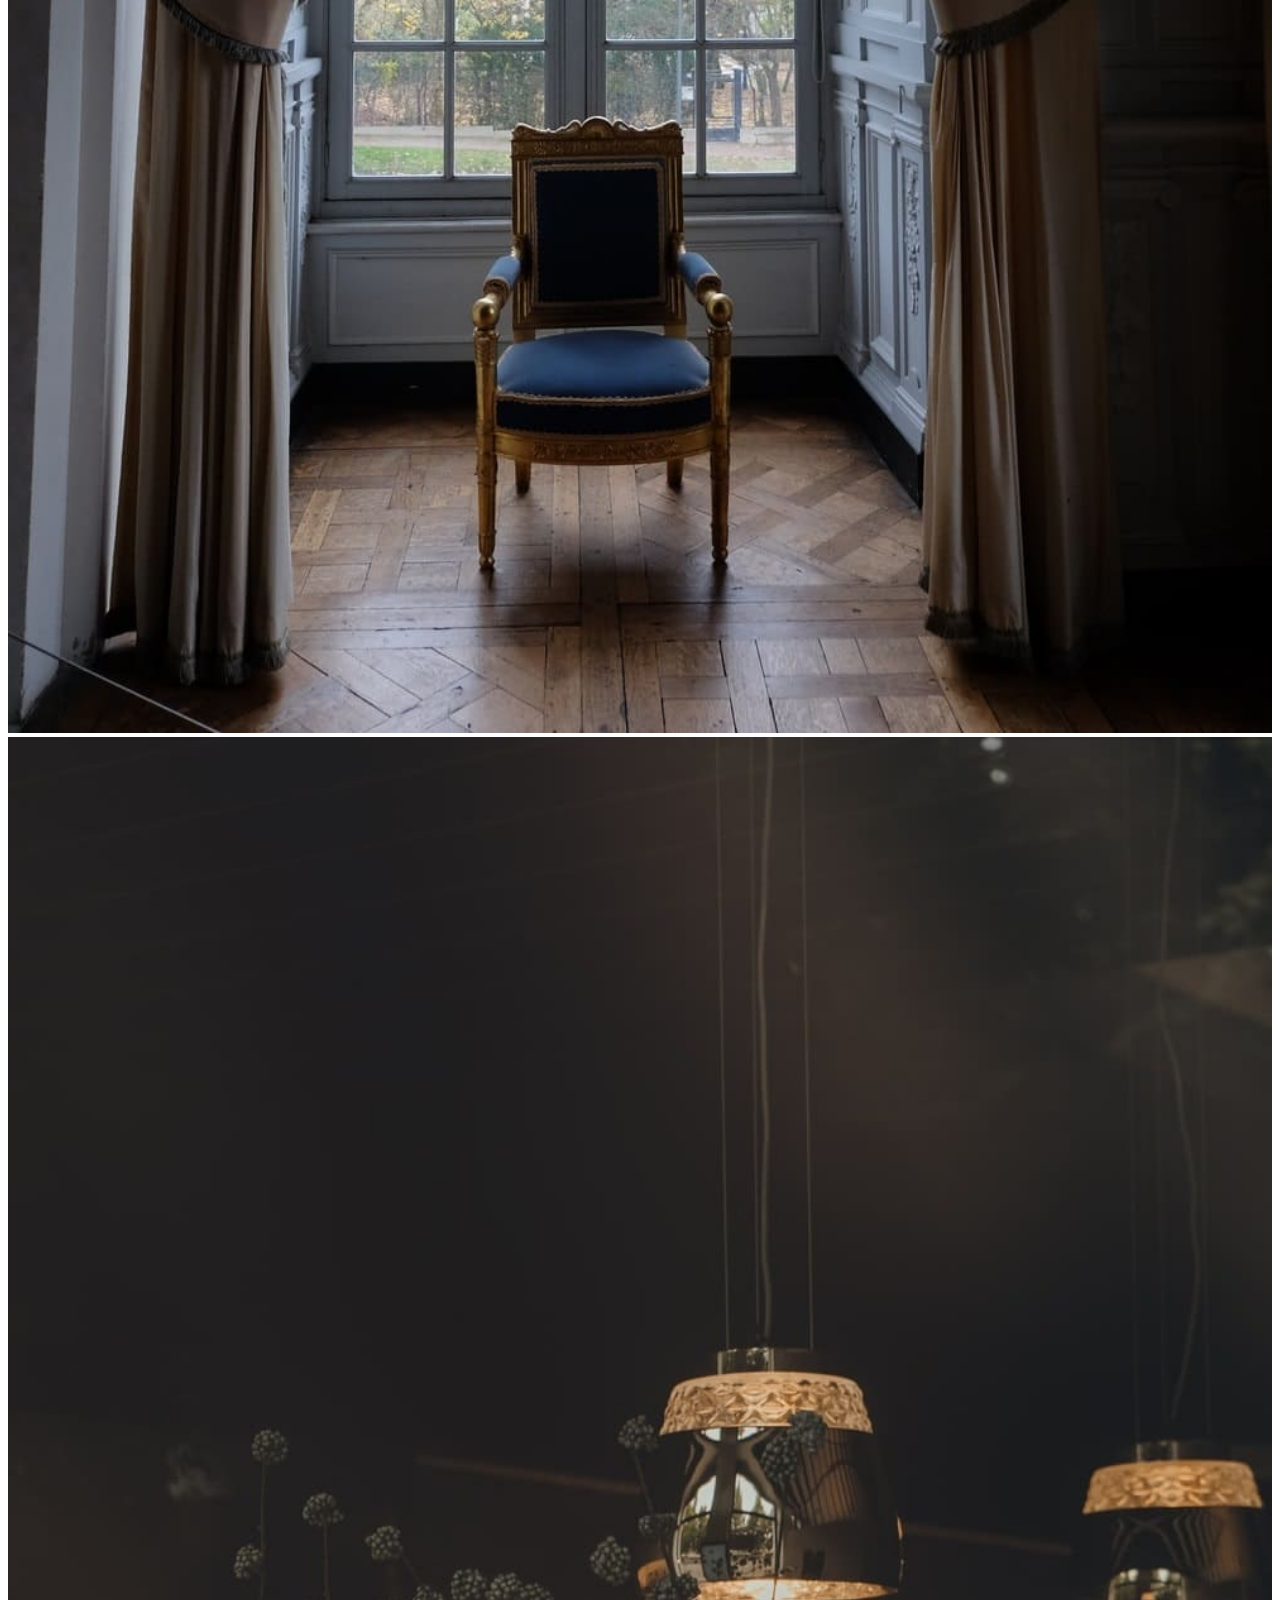
<file: category/architecture-and-interior/index.html>
<!DOCTYPE html>
<html lang="en">

<head>
    <meta charset="UTF-8">
    <meta http-equiv="X-UA-Compatible" content="IE=edge">
    <meta name="viewport" content="width=device-width, initial-scale=1.0">
    <title>Architecture & Interior | Unsplash</title>
    <link rel="shortcut icon" href="../../icon/unsplash-logo.svg"> <!-- icon ตรง tab browser -->

    <link href="https://cdn.jsdelivr.net/npm/bootstrap@5.0.2/dist/css/bootstrap.min.css" rel="stylesheet"
        integrity="sha384-EVSTQN3/azprG1Anm3QDgpJLIm9Nao0Yz1ztcQTwFspd3yD65VohhpuuCOmLASjC" crossorigin="anonymous">
    <script src="https://cdn.jsdelivr.net/npm/bootstrap@5.0.2/dist/js/bootstrap.bundle.min.js"
        integrity="sha384-MrcW6ZMFYlzcLA8Nl+NtUVF0sA7MsXsP1UyJoMp4YLEuNSfAP+JcXn/tWtIaxVXM"
        crossorigin="anonymous"></script>

    <link rel="stylesheet" href="style.css">
    <link rel="stylesheet" href="../../style.css">
    <script src="script.js"></script>

    <link rel="preconnect" href="https://fonts.googleapis.com">
    <link rel="preconnect" href="https://fonts.gstatic.com" crossorigin>
    <link href="https://fonts.googleapis.com/css2?family=Roboto&display=swap" rel="stylesheet">
</head>

<body>

    <div class="container-fluid shadow-sm position-sticky top-0" style="z-index: 1">

        <!-- เพจบาร์ด้านบนสุด -->
        <div class="row bg-white">
            <div class="navbar navbar-expand" style="height: 60px;">

                <!-- ลิงค์หน้าหลักและโลโก้ unsplash -->
                <a href="../../" class="d-flex pointer text-dark" style="height: 100%;">
                    <img src="../../icon/unsplash-logo.svg" height="100%">
                    <div class="d-flex flex-column p-xl-1 justify-content-center d-none d-xl-flex">
                        <span style="line-height: 1.3em;"><b>Unsplash</b></span>
                        <span style="line-height: 1.3em; font-size: .8em;" class="text-nowrap">Photos for
                            everyone</span>
                    </div>
                </a>

                <!-- container สำหรับครอบ search-box และ drop-down -->
                <div class="mx-3 position-relative w-100">
                    <!-- search-box -->
                    <div id="seachBox1" class="input-group rounded-pill py-1 search-box-container"
                        data-bs-toggle="dropdown" aria-expanded="true">
                        <span class="input-group-addon px-2 d-flex justify-content-center align-items-center">
                            <img class="icon-thin" src="../../icon/search.svg" height="60%">
                        </span>
                        <input class="form-control input-non-effect px-0" type="search"
                            placeholder="Search free high-resolution photos"
                            onfocus="setSearchBGAndBorder('white', '#d7d7d7', 0)"
                            onfocusout="setSearchBGAndBorder('#ececec', 'white', 0)">
                        <span class="input-group-addon px-2 d-flex justify-content-center align-items-center">
                            <img class="icon-thin" src="../../icon/scanner.svg" height="60%">
                        </span>
                    </div>

                    <!-- drop-down ของ searchBox -->
                    <ul class="dropdown-menu mt-1 p-3 shadow w-100" aria-labelledby="seachBox1">
                        <li class="mb-4">
                            <label class="form-label" style="font-size: .92em;">Recent Searches · <a
                                    class="hyper-text-b">Clear</a></label>
                            <form class="from form-inline">
                                <button class="btn border px-3 py-2 me-1 mb-1 in-dropdown-btn">icon</button>
                                <button class="btn border px-3 py-2 me-1 mb-1 in-dropdown-btn">web services</button>
                                <button class="btn border px-3 py-2 me-1 mb-1 in-dropdown-btn">reference</button>
                                <button class="btn border px-3 py-2 me-1 mb-1 in-dropdown-btn">flower</button>
                                <button class="btn border px-3 py-2 me-1 mb-1 in-dropdown-btn">wallpaper</button>
                                <button class="btn border px-3 py-2 me-1 mb-1 in-dropdown-btn">tree</button>
                            </form>
                        </li>
                        <li class="mb-4">
                            <label class="form-label" style="font-size: .92em;">Trending Searches</label>
                            <form class="from form-inline">
                                <button class="btn border px-3 py-2 me-1 mb-1 in-dropdown-btn">
                                    <img src="../../icon/graph-up.svg" height="16px" class="me-2">italy
                                </button>
                                <button class="btn border px-3 py-2 me-1 mb-1 in-dropdown-btn">
                                    <img src="../../icon/graph-up.svg" height="16px" class="me-2">night sky
                                </button>
                                <button class="btn border px-3 py-2 me-1 mb-1 in-dropdown-btn">
                                    <img src="../../icon/graph-up.svg" height="16px" class="me-2">flower
                                </button>
                                <button class="btn border px-3 py-2 me-1 mb-1 in-dropdown-btn">
                                    <img src="../../icon/graph-up.svg" height="16px" class="me-2">student house
                                </button>
                                <button class="btn border px-3 py-2 me-1 mb-1 in-dropdown-btn">
                                    <img src="../../icon/graph-up.svg" height="16px" class="me-2">movies
                                </button>
                            </form>
                        </li>
                        <li class="mb-4">
                            <label class="form-label" style="font-size: .92em;">Trending Topic</label>
                            <form class="from form-inline">
                                <div class="btn p-0 border rounded me-1 mb-1">
                                    <img src="../../image/btn-architecture.jpg" height="36px" class="rounded-start">
                                    <span class="btn px-3 py-1 me-1 mb-1 in-dropdown-btn">Architecture & Interior</span>
                                </div>
                                <div class="btn p-0 border rounded me-1 mb-1">
                                    <img src="../../image/btn-fashion.jpg" height="36px" class="rounded-start">
                                    <span class="btn px-3 py-1 me-1 mb-1 in-dropdown-btn">Fashion</span>
                                </div>
                                <div class="btn p-0 border rounded me-1 mb-1">
                                    <img src="../../image/btn-current-events.jpg" height="36px" class="rounded-start">
                                    <span class="btn px-3 py-1 me-1 mb-1 in-dropdown-btn">Current Events</span>
                                </div>
                                <div class="btn p-0 border rounded me-1 mb-1">
                                    <img src="../../image/btn-experimental.jpg" height="36px" class="rounded-start">
                                    <span class="btn px-3 py-1 me-1 mb-1 in-dropdown-btn">Experimental</span>
                                </div>
                                <div class="btn p-0 border rounded me-1 mb-1">
                                    <img src="../../image/btn-film.jpg" height="36px" class="rounded-start">
                                    <span class="btn px-3 py-1 me-1 mb-1 in-dropdown-btn">Film</span>
                                </div>
                            </form>
                        </li>
                        <li>
                            <label class="form-label" style="font-size: .92em;">Trending Collections</label>
                            <form class="from form-inline">
                                <button class="btn border px-3 py-2 me-1 mb-1 in-dropdown-btn">shadyside</button>
                                <button class="btn border px-3 py-2 me-1 mb-1 in-dropdown-btn">the sea</button>
                                <button class="btn border px-3 py-2 me-1 mb-1 in-dropdown-btn">Tokyo</button>
                                <button class="btn border px-3 py-2 me-1 mb-1 in-dropdown-btn">Gaming</button>
                                <button class="btn border px-3 py-2 me-1 mb-1 in-dropdown-btn">Vaccine</button>
                            </form>
                        </li>
                    </ul>
                </div>

                <!-- ปุ่ม/hypertext ที่ลิงค์ไปยังหน้าต่าง -->
                <a class="nav-link hyper-text-b d-none d-xl-flex d-lg-flex d-md-none d-sm-none" href="../../brands/">Brands</a><span class="d-none d-xl-flex d-lg-flex d-md-none d-sm-none">🏆</span>
                <a class="nav-link hyper-text-b text-nowrap ps-2 d-none d-xl-flex d-lg-flex d-md-none d-sm-none" href="../../awards/">Unsplash Awards</a>
                <div class="vertical-line mx-0 mx-xl-3 mx-lg-3"></div>
                <a class="nav-link hyper-text-b text-nowrap" href="../../login/">Log in</a>
                <a class="nav-link hyper-text-b text-nowrap px-0" href="#">
                    <input class="btn border-secondary hyper-text-b custom-outline-btn" type="button"
                        value="Submit a photo">
                </a>

                <!-- เมนูบาร์ขวาสุด -->
                <a class="nav-link icon-thin" href="#" id="listMenu" class="dropdown-toggle" data-bs-toggle="dropdown"
                    aria-expanded="false">
                    <img src="../../icon/list.svg">
                </a>

                <!-- dropdown ของเมนูบาร์ขวาสุด -->
                <div class="dropdown-menu me-3 p-0 dropdown-animation bg-transparent border-0"
                    aria-labelledby="listMenu" style="right: 0; left: auto;">
                    <div class="row p-4 bg-light border-top border-start border-end rounded-top shadow">
                        <div class="col d-flex flex-row">
                            <div class="col-4 d-flex align-items-start justify-content-center">
                                <img src="../../icon/company.svg">
                            </div>
                            <div class="col-8 pe-3 text-nowrap" style="font-size: .9em;">
                                <span class="py-4"><b>Company</b></span>
                                <li class="my-2"><a class="hyper-text-b">About</a></li>
                                <li class="my-2"><a class="hyper-text-b" href="../../brands/">Brands</a></li>
                                <li class="my-2"><a class="hyper-text-b">Blog</a></li>
                                <li class="my-2"><a class="hyper-text-b">History</a></li>
                                <li class="my-2"><a class="hyper-text-b">Join the team</a></li>
                                <li class="my-2"><a class="hyper-text-b">Press</a></li>
                                <li class="my-2"><a class="hyper-text-b">Contact us</a></li>
                                <li class="my-2"><a class="hyper-text-b">Help</a></li>
                            </div>
                        </div>
                        <div class="col d-flex flex-row px-4">
                            <div class="col-4 d-flex align-items-start justify-content-center">
                                <img src="../../icon/product.svg">
                            </div>
                            <div class="col-8 pe-3 text-nowrap" style="font-size: .9em;">
                                <span class="py-4"><b>Product</b></span>
                                <li class="my-2"><a class="hyper-text-b">Explore</a></li>
                                <li class="my-2"><a class="hyper-text-b">DevelopersAPI</a></li>
                                <li class="my-2"><a class="hyper-text-b">Unsplash Dataset</a></li>
                                <li class="my-2"><a class="hyper-text-b">Unsplash for iOS</a></li>
                                <li class="my-2"><a class="hyper-text-b">Apps & Plugin</a></li>
                            </div>
                        </div>
                        <div class="col d-flex flex-row">
                            <div class="col-4 d-flex align-items-start justify-content-center">
                                <img src="../../icon/community.svg">
                            </div>
                            <div class="col-8 pe-5 text-nowrap" style="font-size: .9em;">
                                <span class="py-4"><b>Community</b></span>
                                <li class="my-2"><a class="hyper-text-b">Become a Contributor</a></li>
                                <li class="my-2"><a class="hyper-text-b">Topics</a></li>
                                <li class="my-2"><a class="hyper-text-b">Collections</a></li>
                                <li class="my-2"><a class="hyper-text-b">Trends</a></li>
                                <li class="my-2"><a class="hyper-text-b" href="../../awards/">Unsplash Awards</a></li>
                                <li class="my-2"><a class="hyper-text-b">Stats</a></li>
                            </div>
                        </div>
                    </div>
                    <div class="row bg-light px-4 py-3 border rounded-bottom shadow">
                        <div class="col-8" style="font-size: .9em;">
                            <a class="hyper-text-b me-3">License</a>
                            <a class="hyper-text-b me-3">Privacy Policy</a>
                            <a class="hyper-text-b me-3">Terms</a>
                            <a class="hyper-text-b me-3">Security</a>
                        </div>
                        <div class="col-4 d-flex justify-content-end">
                            <img src="../../icon/twitter.svg" height="20px" class="icon-thin mx-2">
                            <img src="../../icon/facebook.svg" height="20px" class="icon-thin mx-2">
                            <img src="../../icon/instagram.svg" height="20px" class="icon-thin mx-2">
                        </div>
                    </div>
                    <div class="dropdown-indent-shape"></div>
                </div>
            </div>
        </div>

        <!-- เพจบาร์ตรง category รูป -->
        <div class="row bg-white">
            <div class="navbar navbar-expand pb-0 overflow-auto text-nowrap">
                <a href="../../" class="nav-link px-0 py-3 mx-3 underline-hover hyper-text-b">
                    Editorial</a>
                <div class="vertical-line"></div>
                <a href="../../category/3d-renders/" class="nav-link px-0 py-3 mx-3 underline-hover hyper-text-b">3D
                    Renders</a>
                <a href="" class="nav-link px-0 py-3 mx-3 underline-hover hyper-text-b"
                    style="border-bottom: 2px solid black">Architecture & Interior</a>
                <a href="../../category/current-events/"
                    class="nav-link px-0 py-3 mx-3 underline-hover hyper-text-b">Current
                    Events</a>
                <a href="../../category/experimental/"
                    class="nav-link px-0 py-3 mx-3 underline-hover hyper-text-b">Experimental</a>
                <a href="../../category/fashion/"
                    class="nav-link px-0 py-3 mx-3 underline-hover hyper-text-b">Fashion</a>
                <a href="" class="nav-link px-0 py-3 mx-3 underline-hover hyper-text-b">Flim</a>
                <a href="" class="nav-link px-0 py-3 mx-3 underline-hover hyper-text-b">Food & Drink</a>
                <a href="" class="nav-link px-0 py-3 mx-3 underline-hover hyper-text-b">Health & Wellness</a>
                <a href="" class="nav-link px-0 py-3 mx-3 underline-hover hyper-text-b">Nature</a>
                <a href="" class="nav-link px-0 py-3 mx-3 underline-hover hyper-text-b">People</a>
                <a href="" class="nav-link px-0 py-3 mx-3 underline-hover hyper-text-b">Street Photography</a>
            </div>
        </div>
    </div>

    <div class="container">
        <div class="row" style="padding-bottom: 100px;padding-top: 70px;">
            <div class="col-xl-6 col-lg-12 col-md-12 col-sm-12">
                <h1 style="font-weight: 800;">Architecture & Interior</h1>
                <h2 style="font-size: 19px;">From towering skyscrapers to minimalist home decor, this category showcases
                    the best of architectures and interiors.</h2>
            </div>
            <div class="col-xl-2 col-lg-0 col-md-0 col-sm-0"></div>
            <div class="col-xl-4 col-lg-12 col-md-12 col-sm-12">
                <div class="box">
                    <div style="display: flex; justify-content: space-between;">
                        <p style="margin-top: 5%; margin-left: 5%;"><img src="icon/icon1.svg"
                                style="margin-right: 10px;width: 18px;">Status</p>
                        <div class="p" style="margin-top: 5%; margin-left: 5%;margin-right: 3%;">&nbsp;&nbsp;<div
                                class="circle"></div>Open&nbsp;</div>
                    </div>
                    <div class="line"></div>
                    <div style="display: flex; justify-content: space-between;">
                        <p style="margin-top: 5%; margin-left: 5%;"><img src="icon/icon2.svg"
                                style="margin-right: 10px;width: 18px;">Curator</p>
                        <p style="margin-top: 5%; margin-left: 5%;margin-right: 3%;"><img src="icon/unsplash-logo.svg">
                        </p>
                    </div>
                    <div class="line"></div>
                    <div style="display: flex; justify-content: space-between;">
                        <p style="margin-top: 5%; margin-left: 5%;"><img src="icon/icon3.svg"
                                style="margin-right: 10px;width: 18px;">Contributions</p>
                        <p style="margin-top: 5%; margin-left: 5%;margin-right: 3%;"><strong>3.4k</strong></p>
                    </div>
                    <div class="line"></div>
                    <div style="display: flex; justify-content: space-between;">
                        <p style="margin-top: 5%; margin-left: 5%;"><img src="icon/icon4.svg"
                                style="margin-right: 10px;width: 18px;">Top contributors</p>
                        <div style="margin-top: 5%; margin-left: 5%;margin-right: 3%;">
                            <img src="user-icon/10.jpg" style="border-radius: 50%;width: 16px;margin-left:5px">
                            <img src="user-icon/11.jpg" style="border-radius: 50%;width: 16px;margin-left:5px">
                            <img src="user-icon/17.jpg" style="border-radius: 50%;width: 16px;margin-left:5px">
                            <img src="user-icon/13.jpg" style="border-radius: 50%;width: 16px;margin-left:5px">
                            <img src="user-icon/1.jpg" style="border-radius: 50%;width: 16px;margin-left:5px">
                        </div>
                    </div>
                </div>
                <button type="button" class="btn btn-dark" style="margin-top:16px;width:100%">Submit to <strong>
                        Architecture & Interior</strong></button>
            </div>
        </div>
        <!-- element สำหรับ insert รูป -->
        <div id="gallery" class="row"></div>

    </div>

    <!-- element สำหรับแสดง detail รูป -->
    <div id="photoDetail" class="container-fluid p-0 position-fixed photo-detail-overlay" style="display: none;"></div>

</body>

</html>
</file>
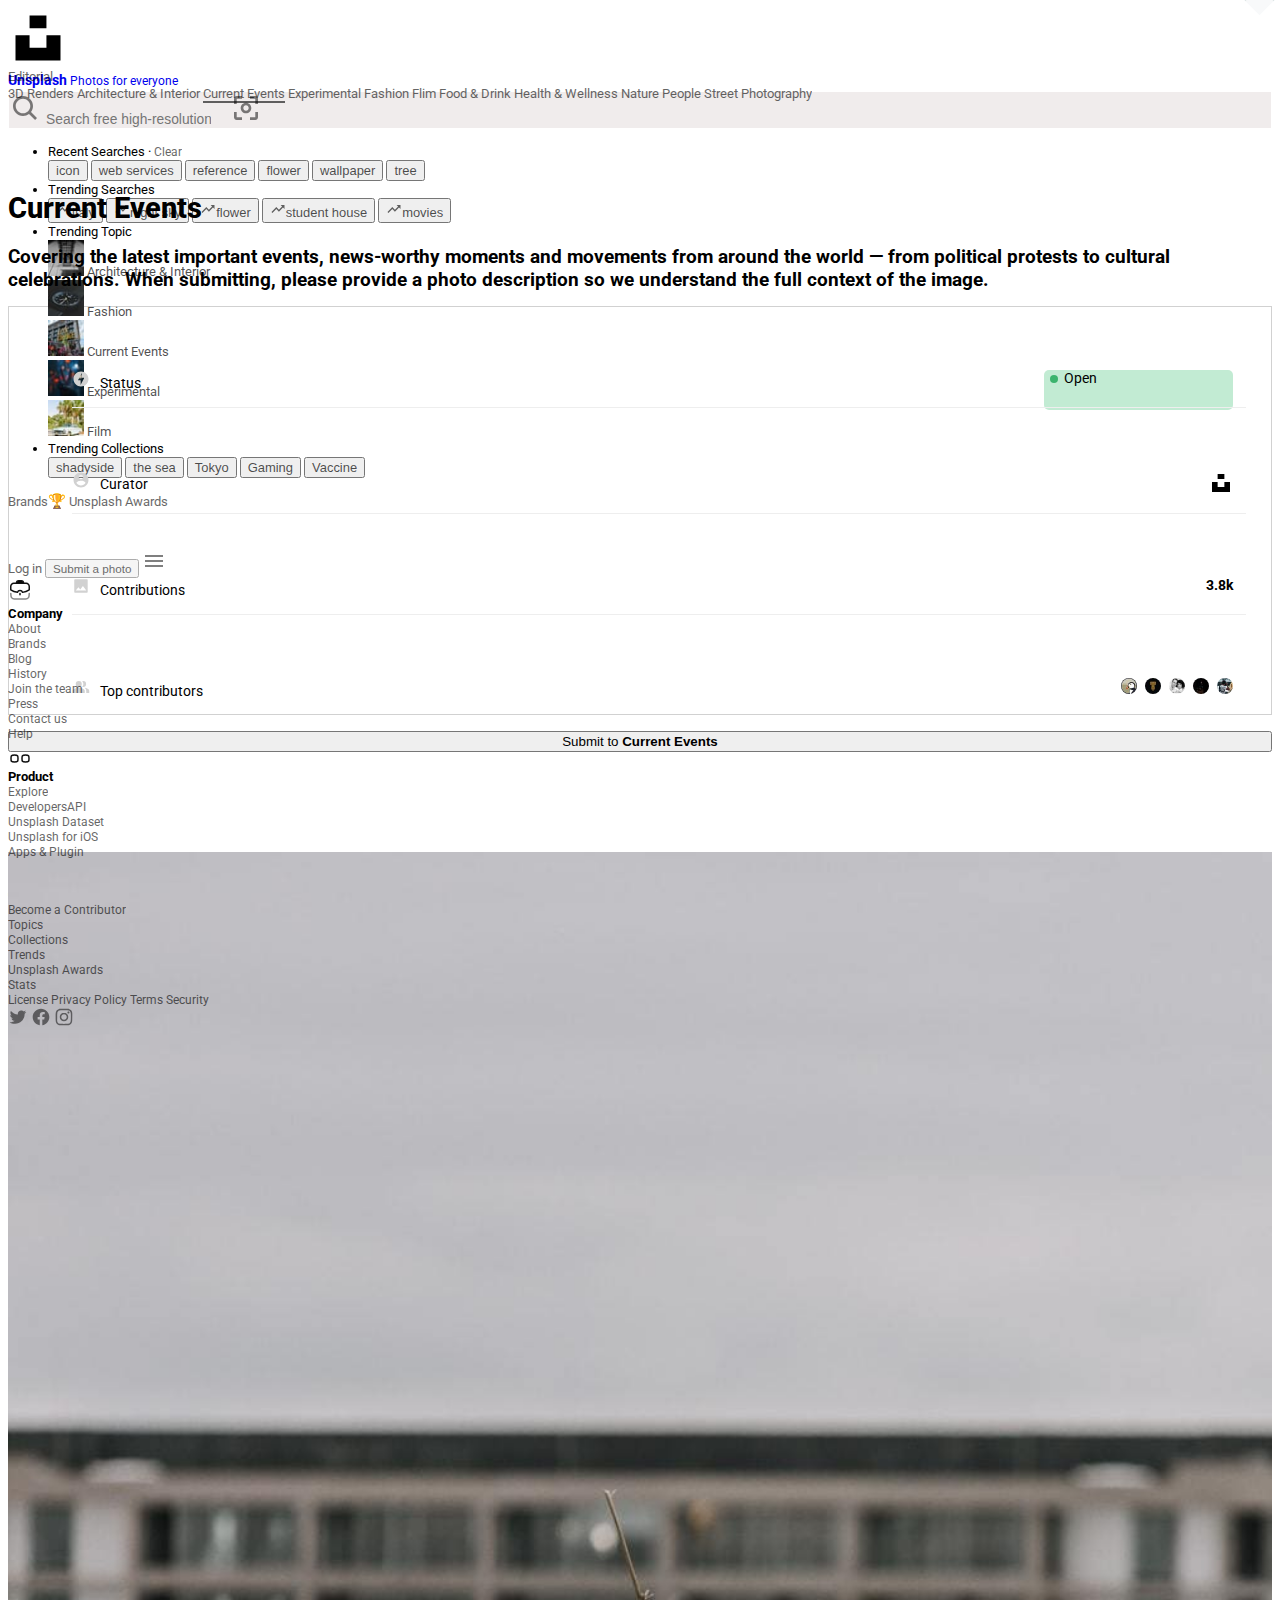
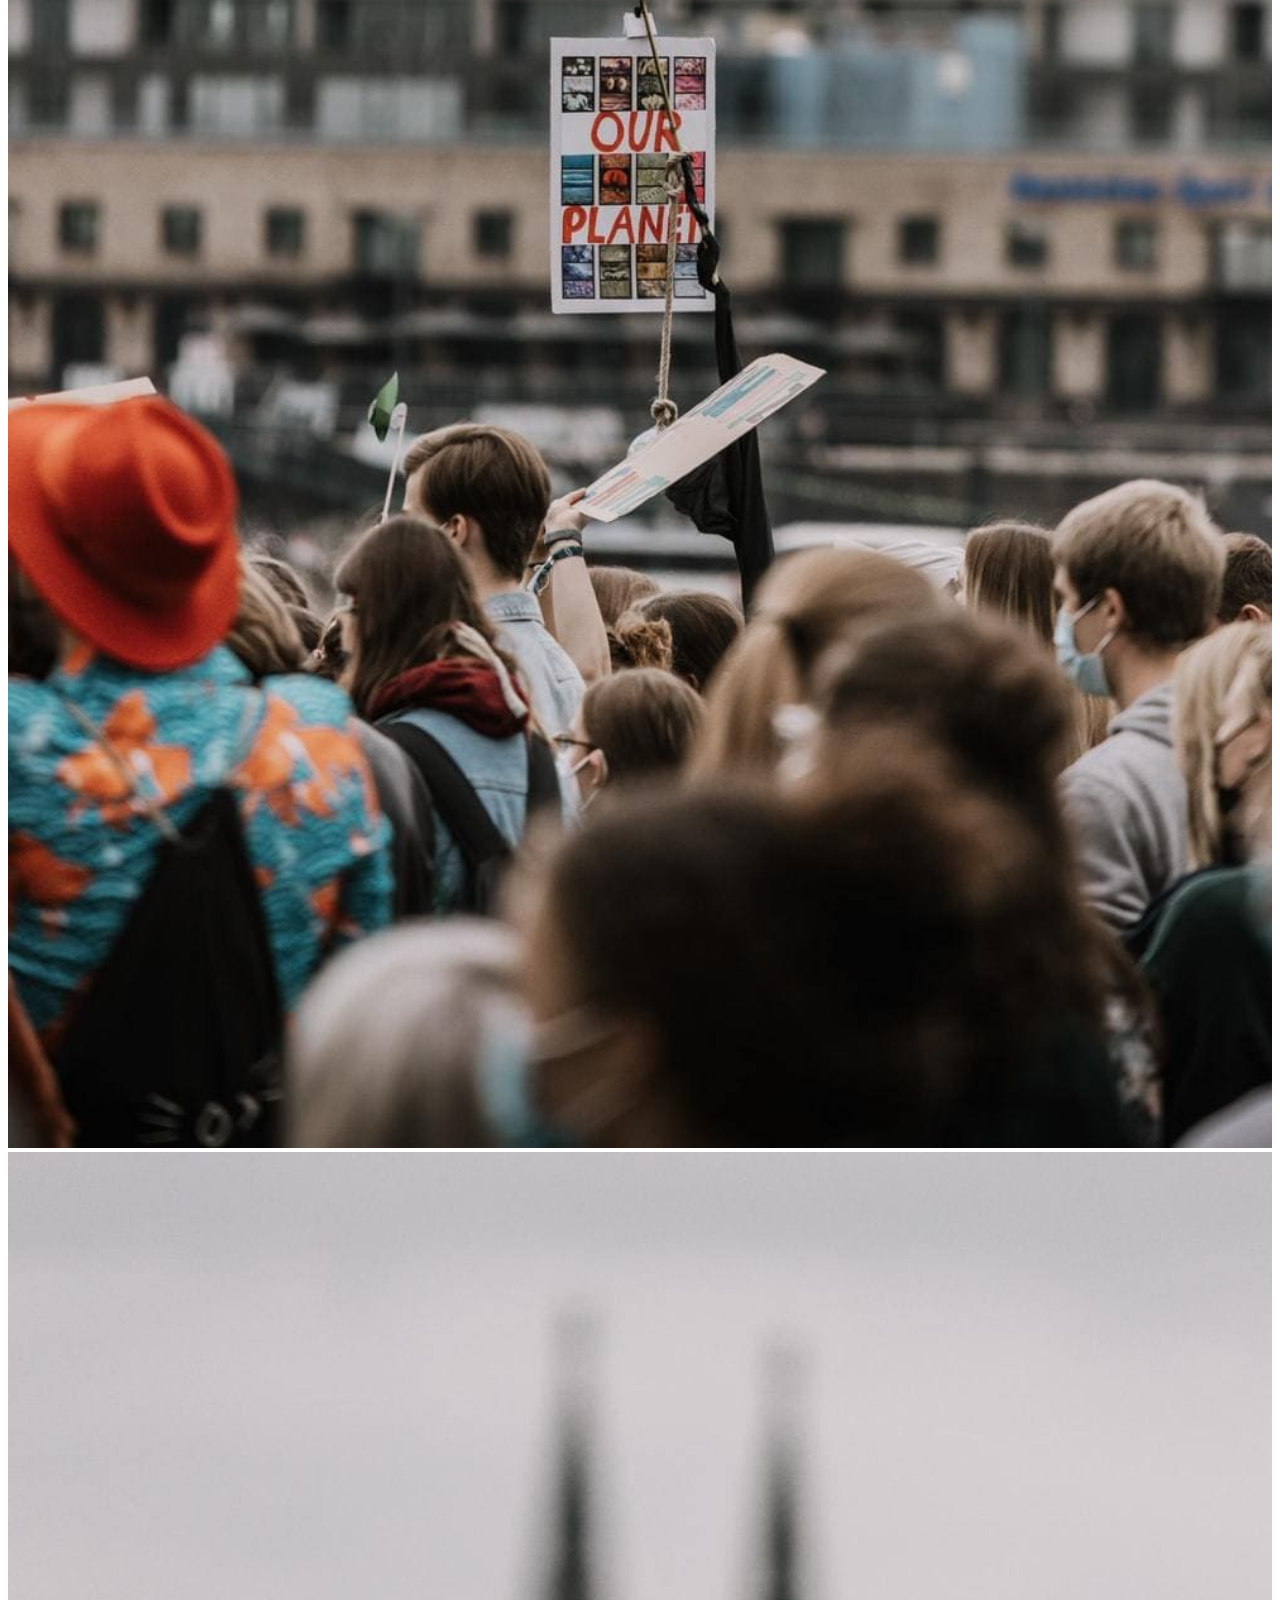
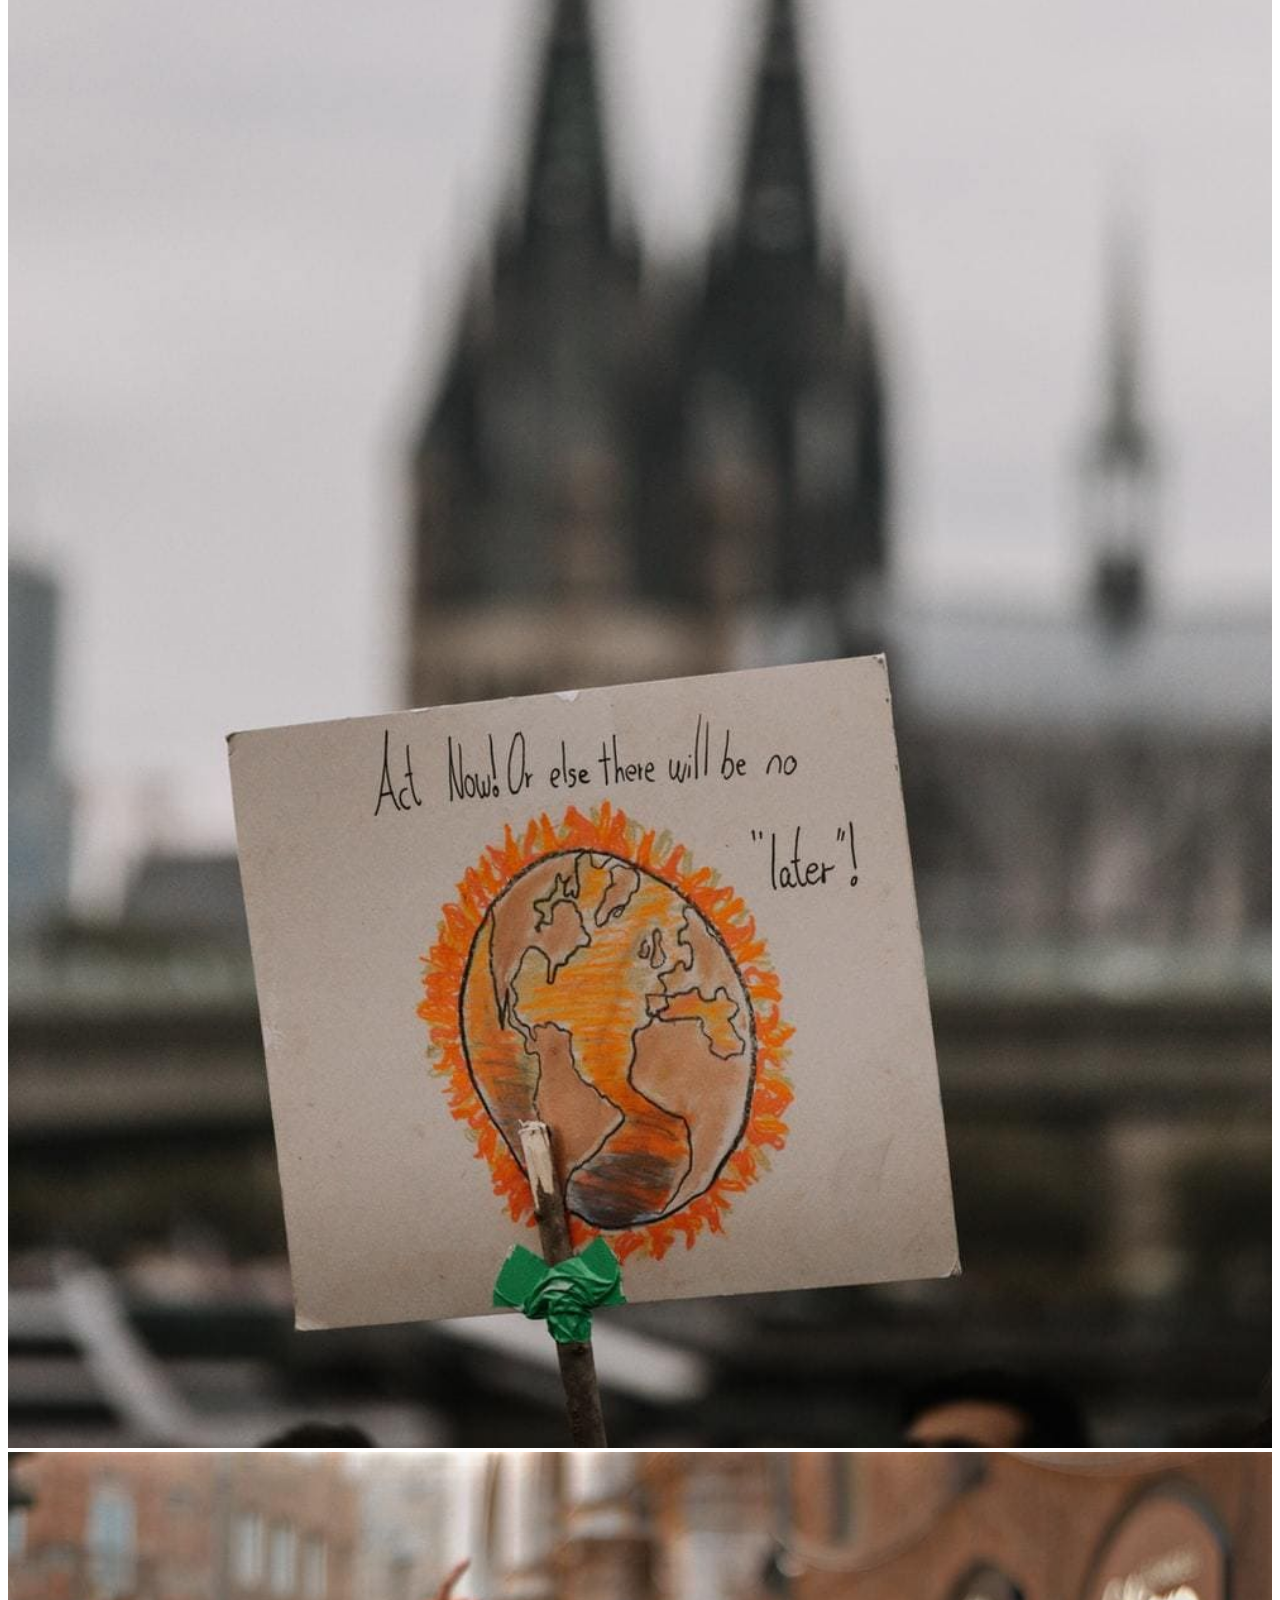
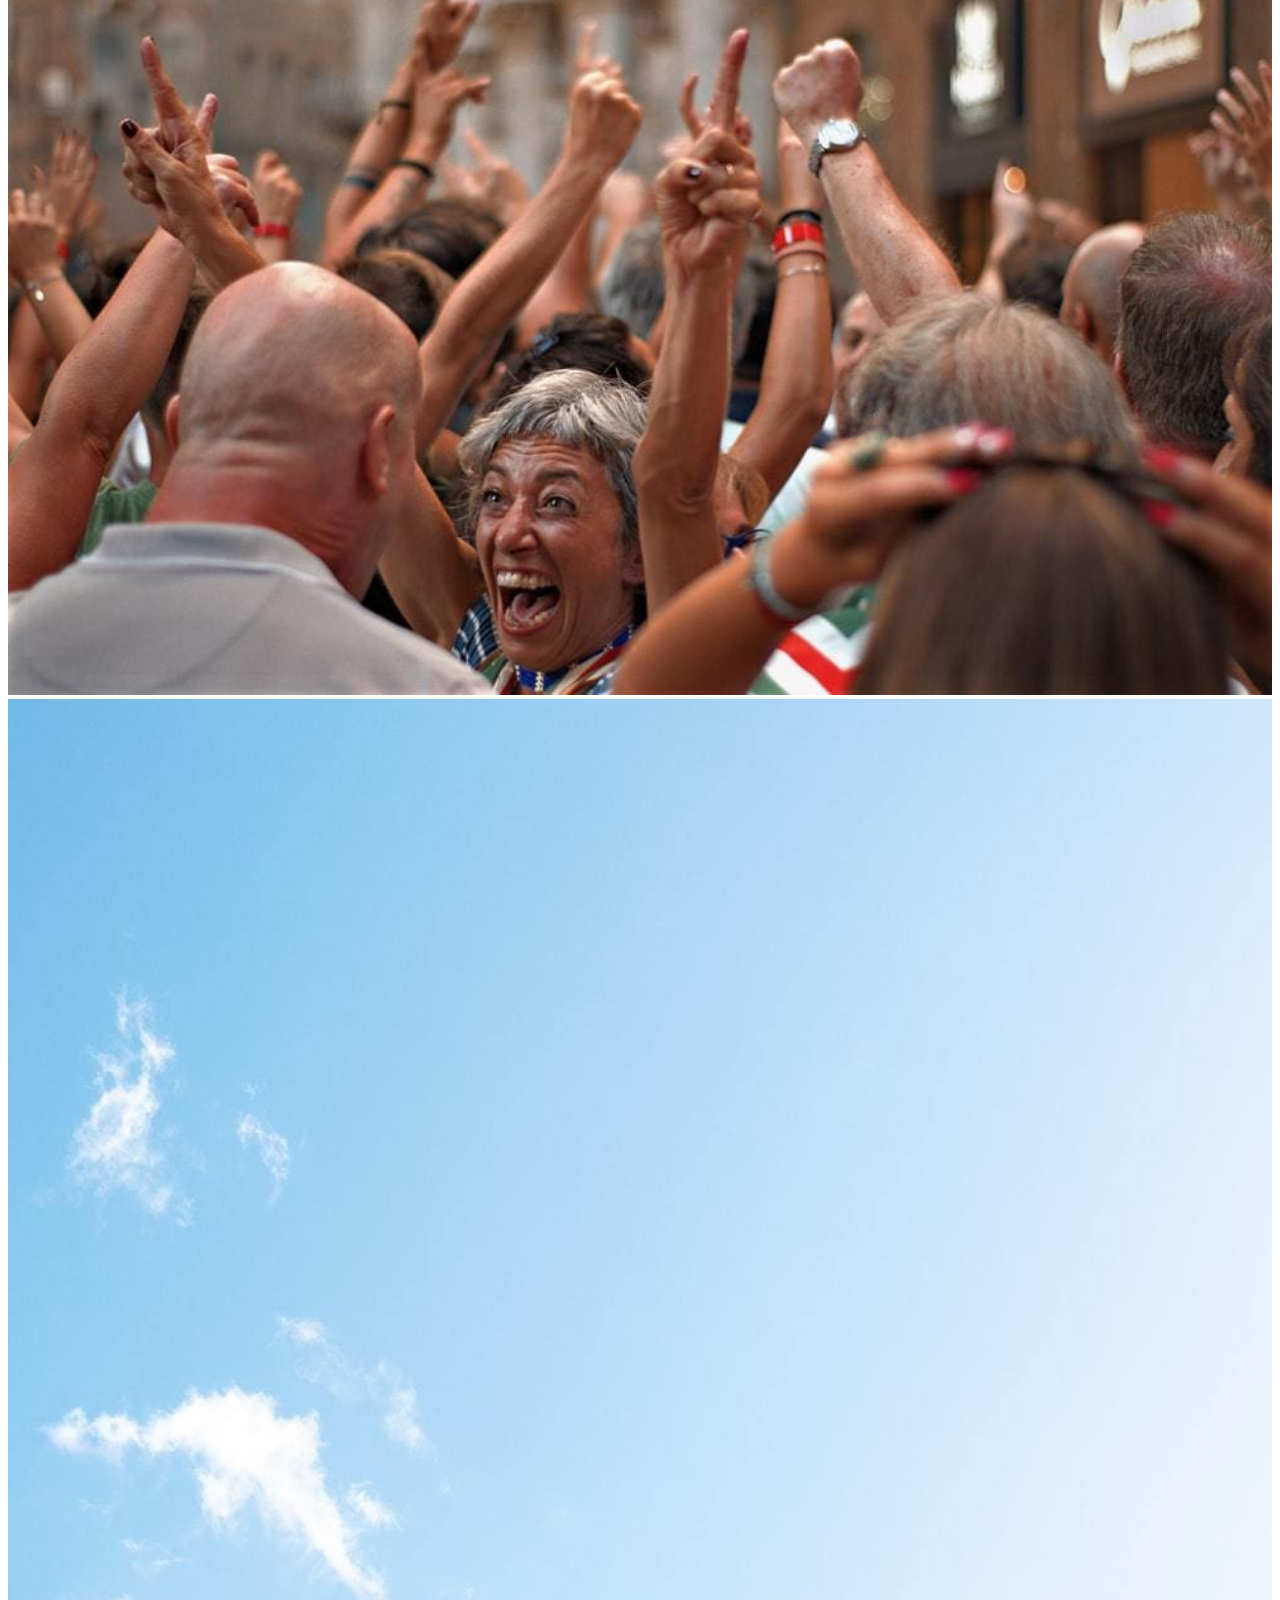
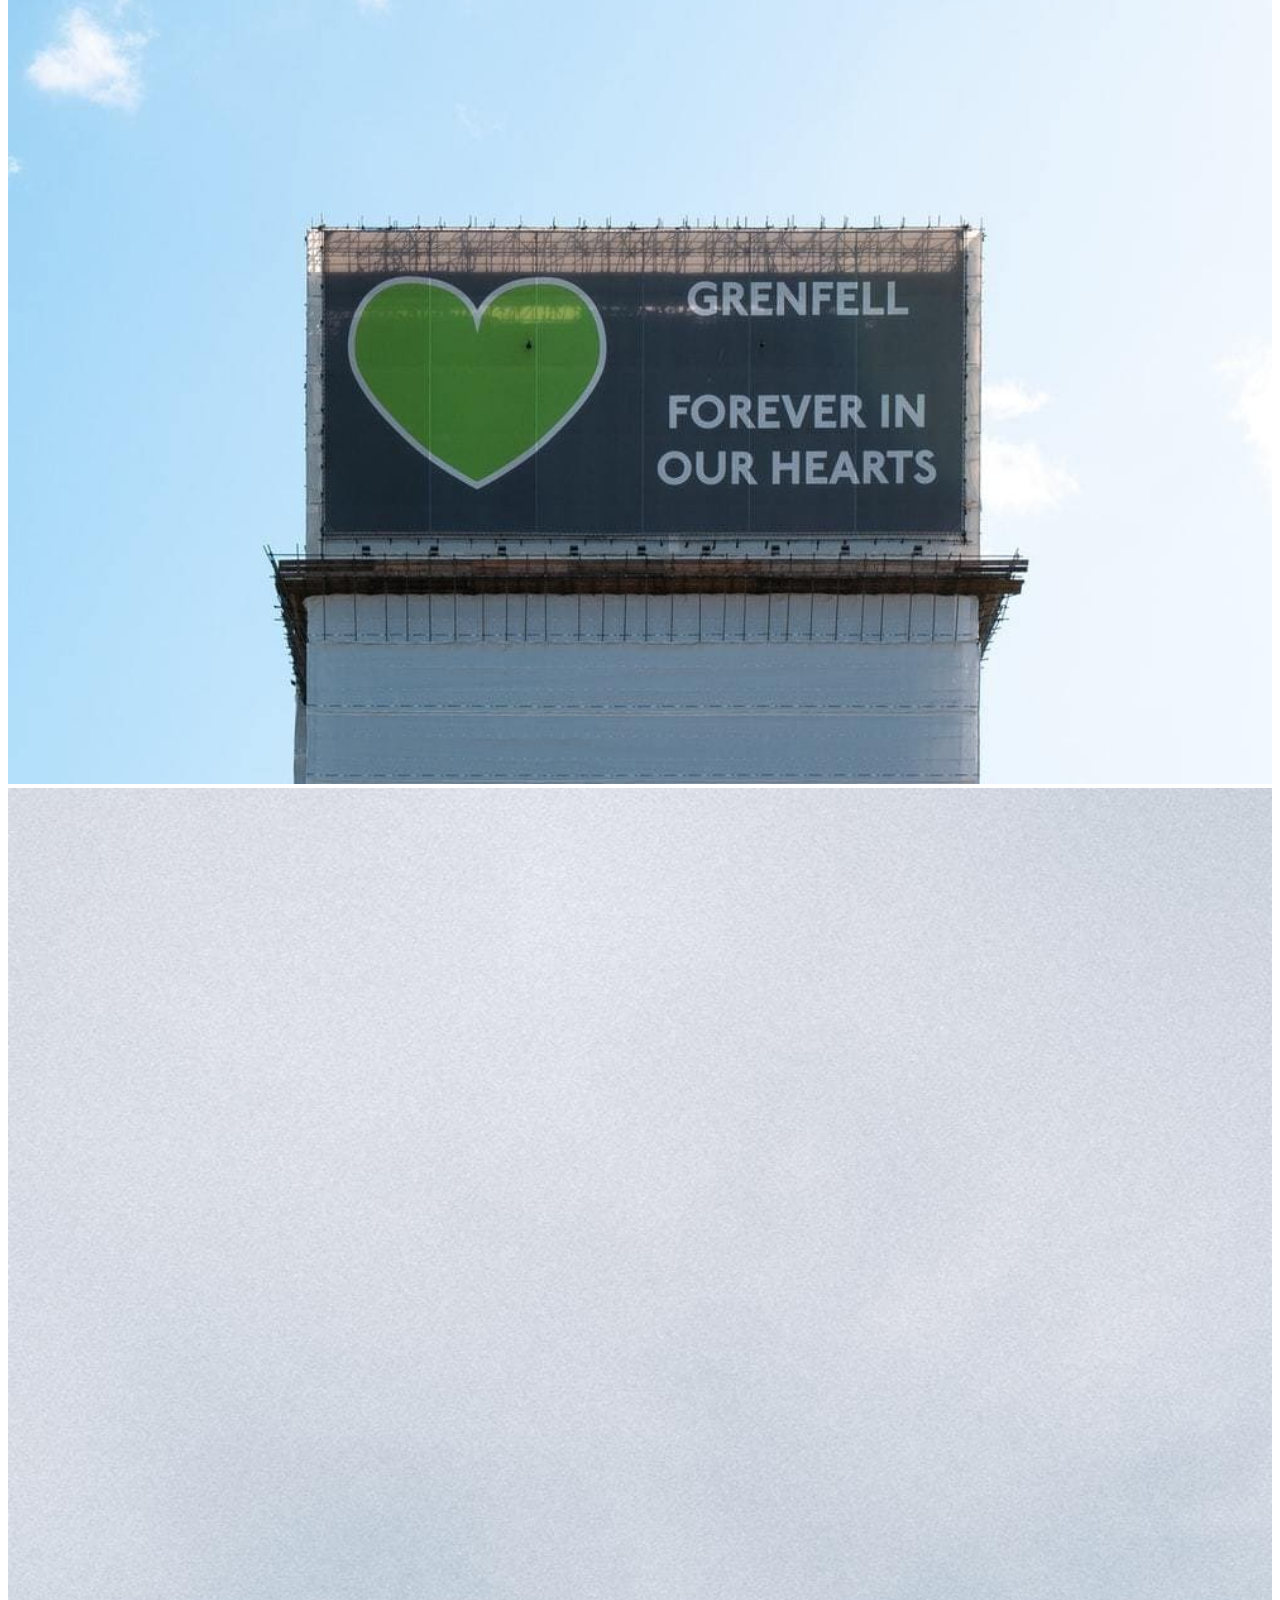
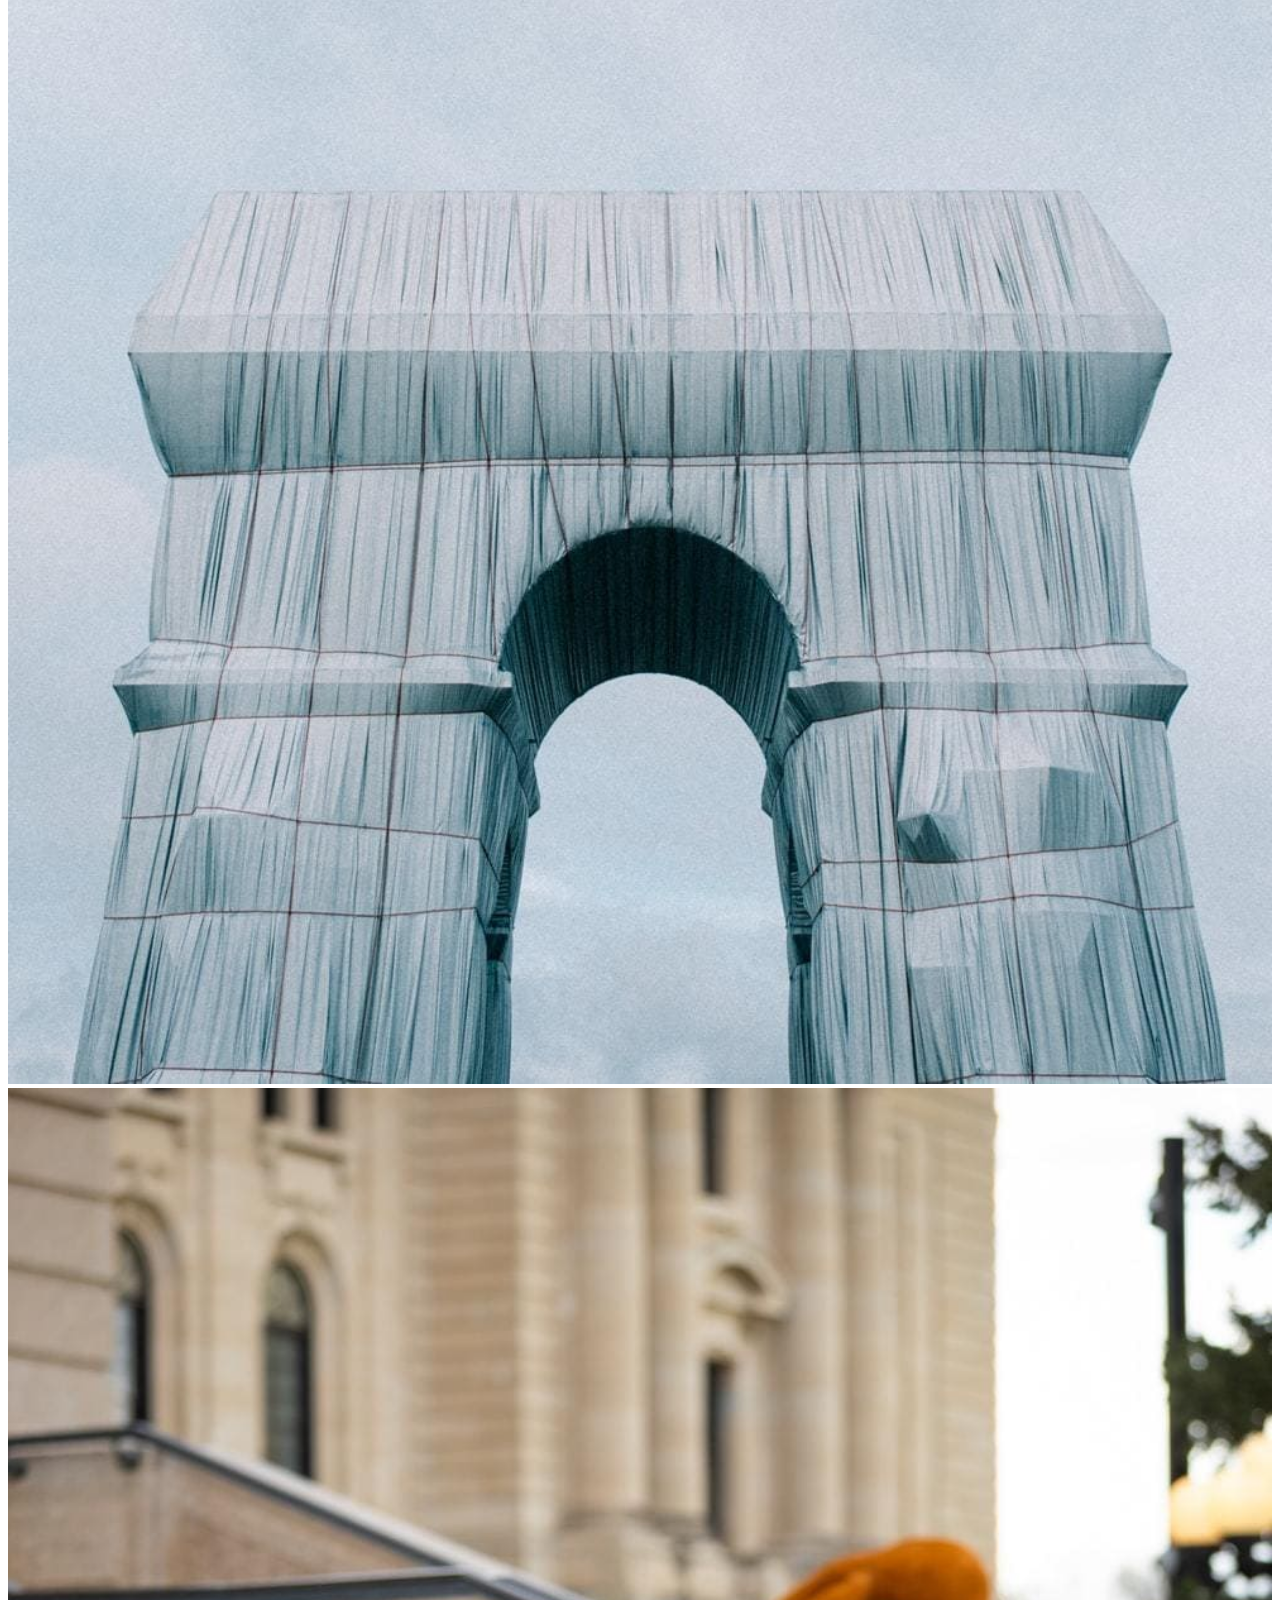
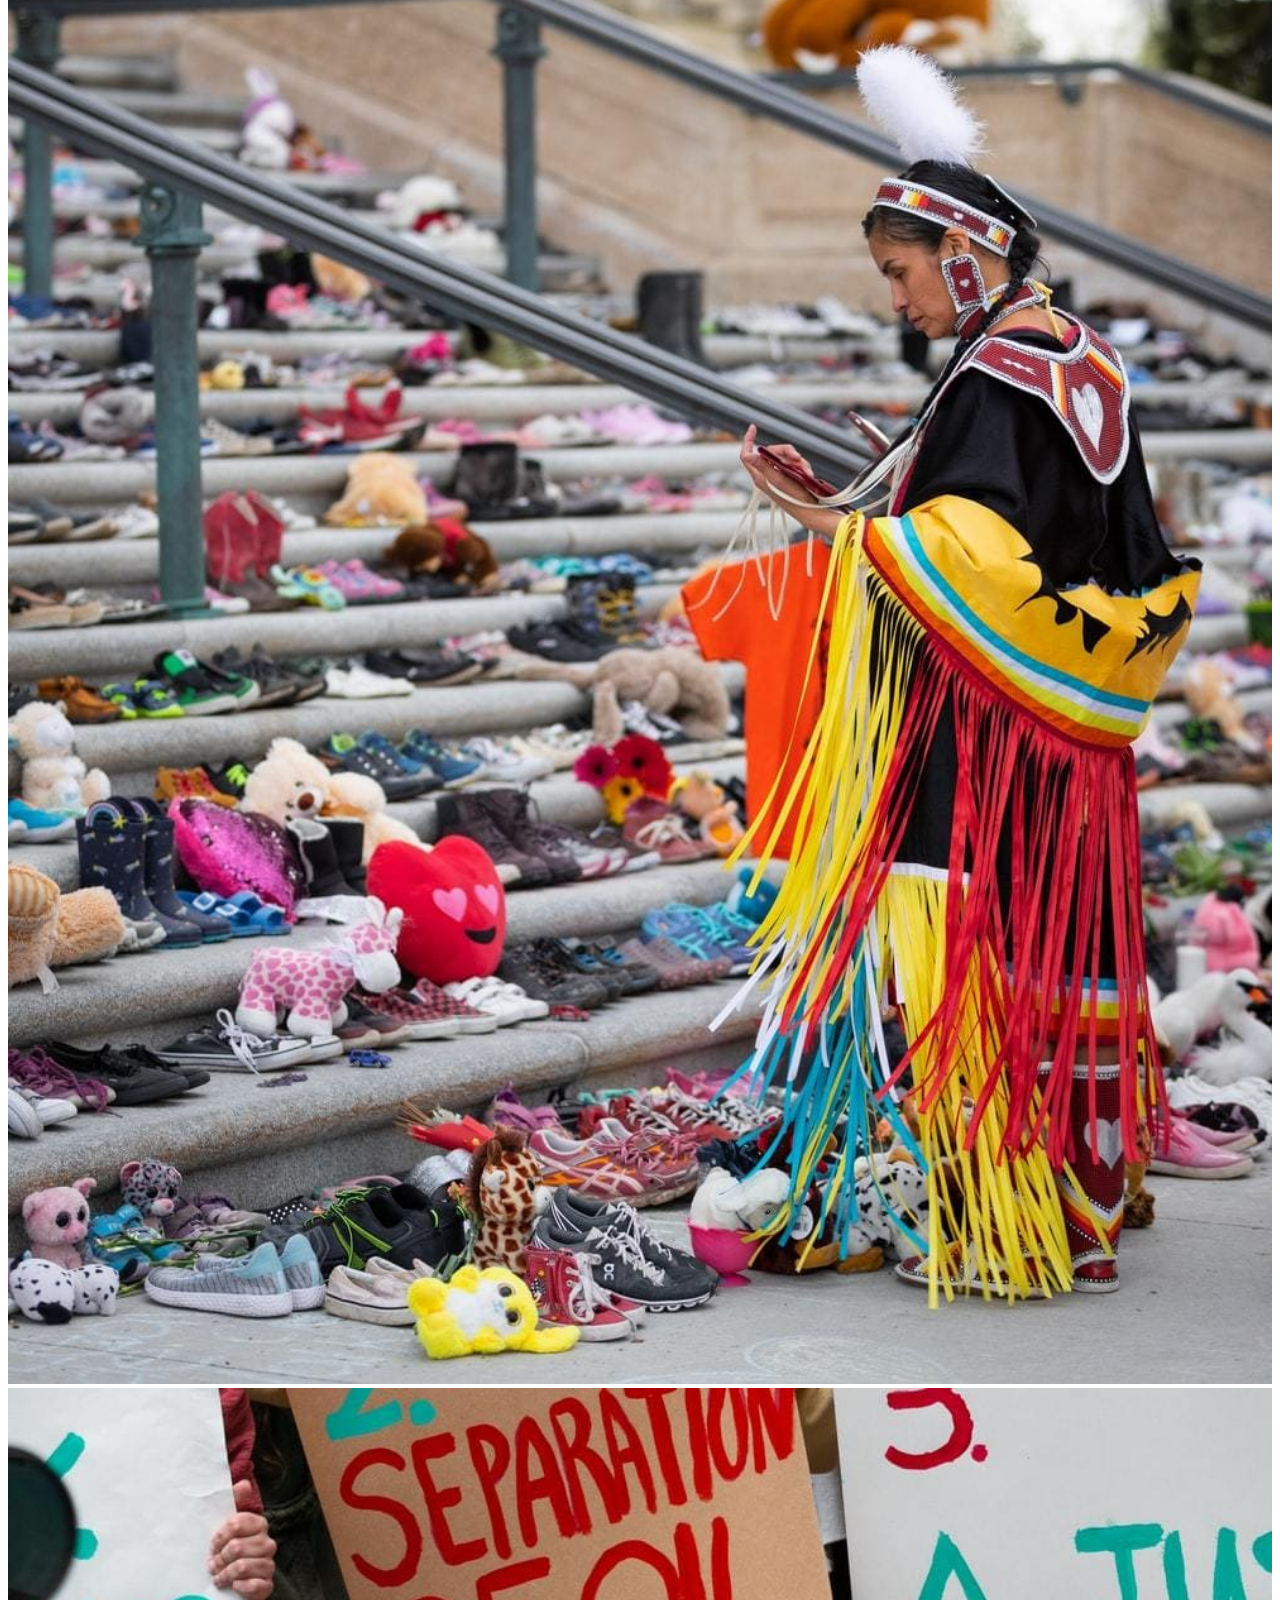
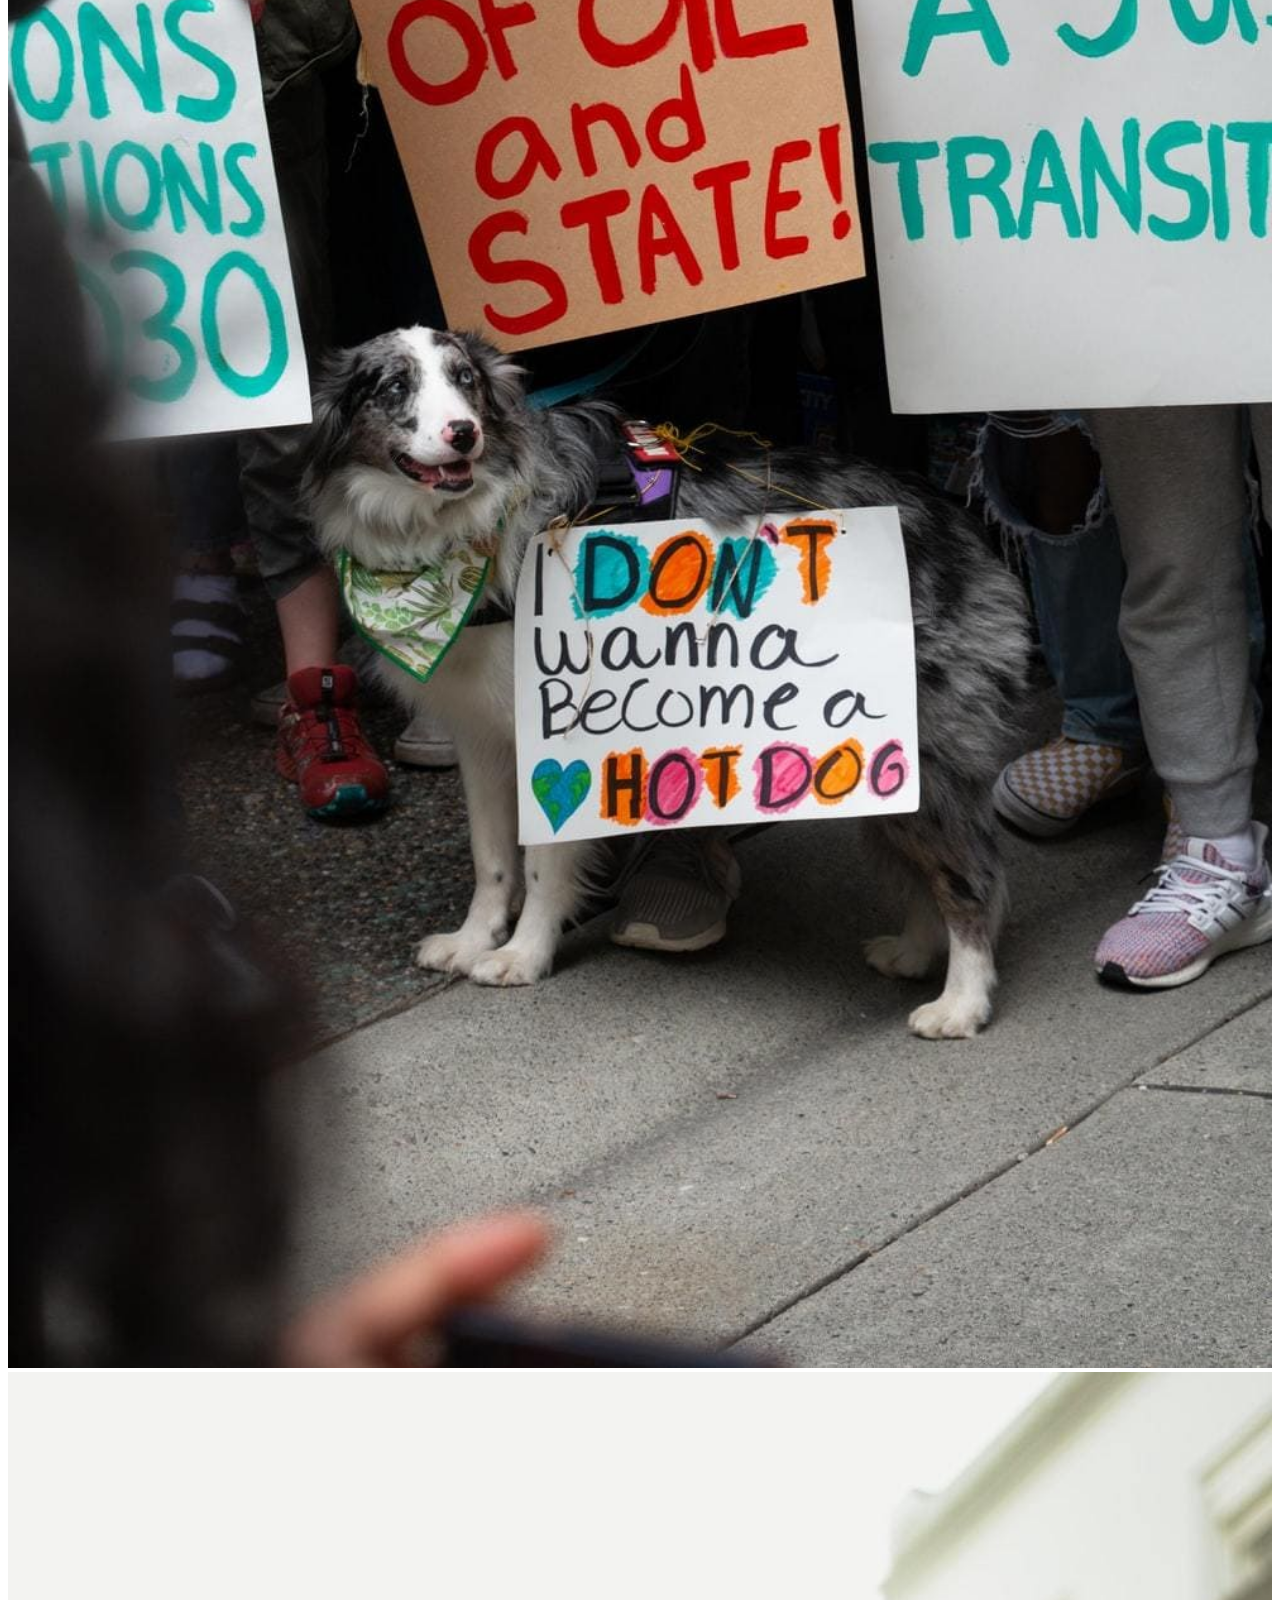
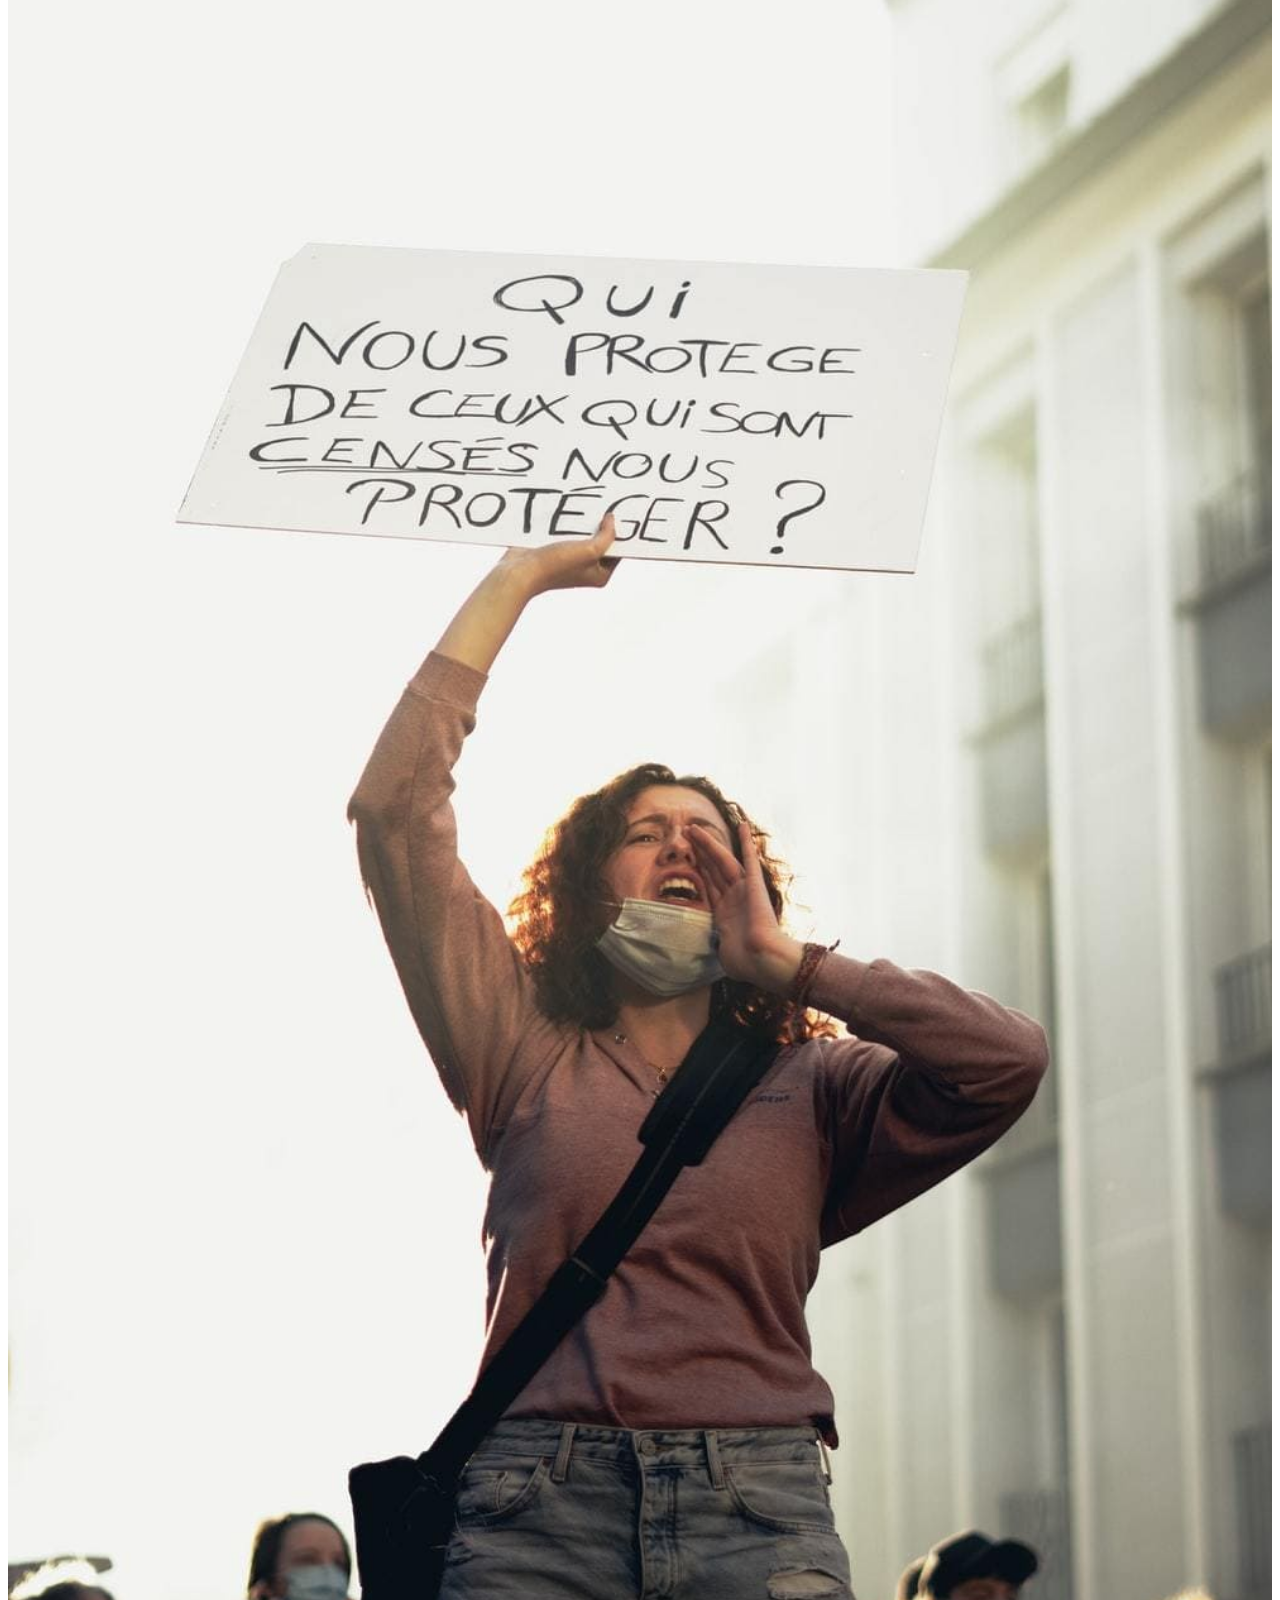
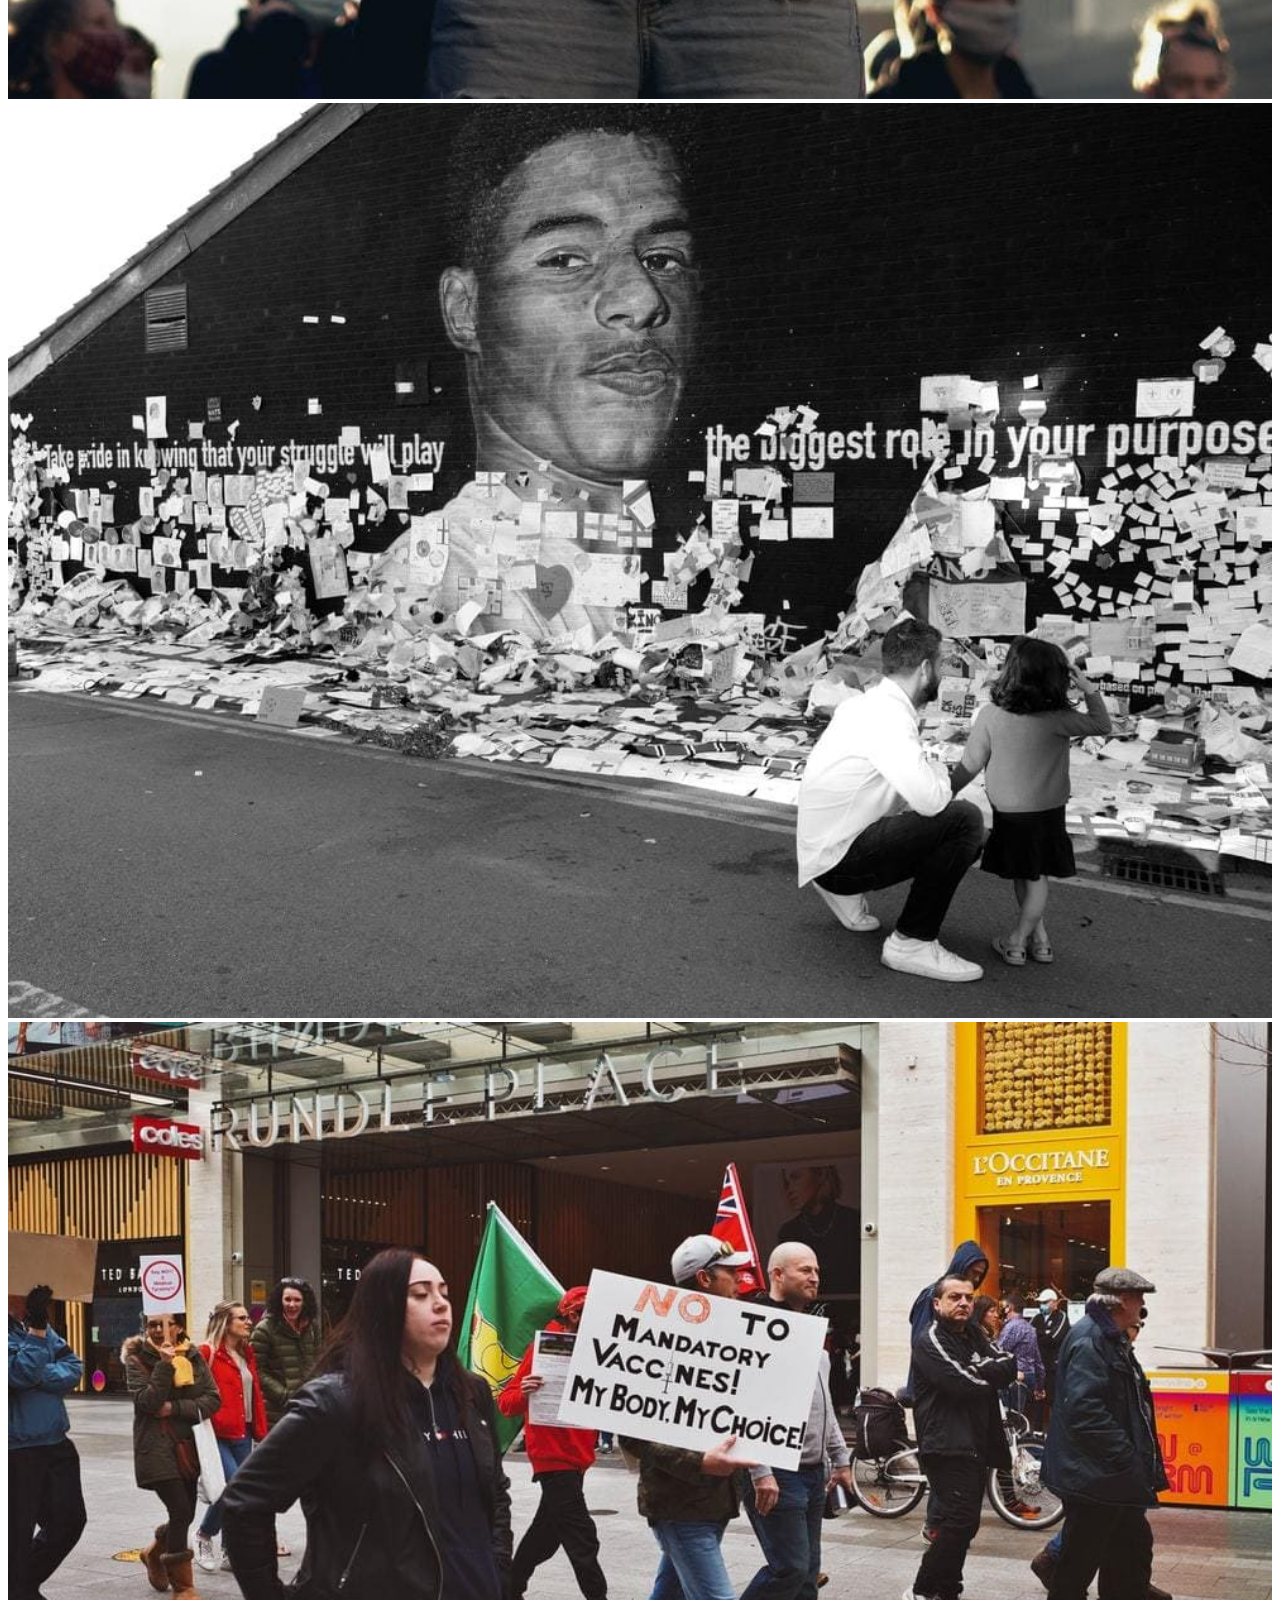
<file: category/current-events/index.html>
<!DOCTYPE html>
<html lang="en">

<head>
    <meta charset="UTF-8">
    <meta http-equiv="X-UA-Compatible" content="IE=edge">
    <meta name="viewport" content="width=device-width, initial-scale=1.0">
    <title>Current Events | Unsplash</title>
    <link rel="shortcut icon" href="../../icon/unsplash-logo.svg"> <!-- icon ตรง tab browser -->

    <link href="https://cdn.jsdelivr.net/npm/bootstrap@5.0.2/dist/css/bootstrap.min.css" rel="stylesheet"
        integrity="sha384-EVSTQN3/azprG1Anm3QDgpJLIm9Nao0Yz1ztcQTwFspd3yD65VohhpuuCOmLASjC" crossorigin="anonymous">
    <script src="https://cdn.jsdelivr.net/npm/bootstrap@5.0.2/dist/js/bootstrap.bundle.min.js"
        integrity="sha384-MrcW6ZMFYlzcLA8Nl+NtUVF0sA7MsXsP1UyJoMp4YLEuNSfAP+JcXn/tWtIaxVXM"
        crossorigin="anonymous"></script>

    <link rel="stylesheet" href="style.css">
    <link rel="stylesheet" href="../../style.css">
    <script src="script.js"></script>

    <link rel="preconnect" href="https://fonts.googleapis.com">
    <link rel="preconnect" href="https://fonts.gstatic.com" crossorigin>
    <link href="https://fonts.googleapis.com/css2?family=Roboto&display=swap" rel="stylesheet">
</head>

<body>

    <div class="container-fluid shadow-sm position-sticky top-0" style="z-index: 1">

        <!-- เพจบาร์ด้านบนสุด -->
        <div class="row bg-white">
            <div class="navbar navbar-expand" style="height: 60px;">

                <!-- ลิงค์หน้าหลักและโลโก้ unsplash -->
                <a href="../../" class="d-flex pointer text-dark" style="height: 100%;">
                    <img src="../../icon/unsplash-logo.svg" height="100%">
                    <div class="d-flex flex-column p-xl-1 justify-content-center d-none d-xl-flex">
                        <span style="line-height: 1.3em;"><b>Unsplash</b></span>
                        <span style="line-height: 1.3em; font-size: .8em;" class="text-nowrap">Photos for
                            everyone</span>
                    </div>
                </a>

                <!-- container สำหรับครอบ search-box และ drop-down -->
                <div class="mx-3 position-relative w-100">
                    <!-- search-box -->
                    <div id="seachBox1" class="input-group rounded-pill py-1 search-box-container"
                        data-bs-toggle="dropdown" aria-expanded="true">
                        <span class="input-group-addon px-2 d-flex justify-content-center align-items-center">
                            <img class="icon-thin" src="../../icon/search.svg" height="60%">
                        </span>
                        <input class="form-control input-non-effect px-0" type="search"
                            placeholder="Search free high-resolution photos"
                            onfocus="setSearchBGAndBorder('white', '#d7d7d7', 0)"
                            onfocusout="setSearchBGAndBorder('#ececec', 'white', 0)">
                        <span class="input-group-addon px-2 d-flex justify-content-center align-items-center">
                            <img class="icon-thin" src="../../icon/scanner.svg" height="60%">
                        </span>
                    </div>

                    <!-- drop-down ของ searchBox -->
                    <ul class="dropdown-menu mt-1 p-3 shadow w-100" aria-labelledby="seachBox1">
                        <li class="mb-4">
                            <label class="form-label" style="font-size: .92em;">Recent Searches · <a
                                    class="hyper-text-b">Clear</a></label>
                            <form class="from form-inline">
                                <button class="btn border px-3 py-2 me-1 mb-1 in-dropdown-btn">icon</button>
                                <button class="btn border px-3 py-2 me-1 mb-1 in-dropdown-btn">web services</button>
                                <button class="btn border px-3 py-2 me-1 mb-1 in-dropdown-btn">reference</button>
                                <button class="btn border px-3 py-2 me-1 mb-1 in-dropdown-btn">flower</button>
                                <button class="btn border px-3 py-2 me-1 mb-1 in-dropdown-btn">wallpaper</button>
                                <button class="btn border px-3 py-2 me-1 mb-1 in-dropdown-btn">tree</button>
                            </form>
                        </li>
                        <li class="mb-4">
                            <label class="form-label" style="font-size: .92em;">Trending Searches</label>
                            <form class="from form-inline">
                                <button class="btn border px-3 py-2 me-1 mb-1 in-dropdown-btn">
                                    <img src="../../icon/graph-up.svg" height="16px" class="me-2">italy
                                </button>
                                <button class="btn border px-3 py-2 me-1 mb-1 in-dropdown-btn">
                                    <img src="../../icon/graph-up.svg" height="16px" class="me-2">night sky
                                </button>
                                <button class="btn border px-3 py-2 me-1 mb-1 in-dropdown-btn">
                                    <img src="../../icon/graph-up.svg" height="16px" class="me-2">flower
                                </button>
                                <button class="btn border px-3 py-2 me-1 mb-1 in-dropdown-btn">
                                    <img src="../../icon/graph-up.svg" height="16px" class="me-2">student house
                                </button>
                                <button class="btn border px-3 py-2 me-1 mb-1 in-dropdown-btn">
                                    <img src="../../icon/graph-up.svg" height="16px" class="me-2">movies
                                </button>
                            </form>
                        </li>
                        <li class="mb-4">
                            <label class="form-label" style="font-size: .92em;">Trending Topic</label>
                            <form class="from form-inline">
                                <div class="btn p-0 border rounded me-1 mb-1">
                                    <img src="../../image/btn-architecture.jpg" height="36px" class="rounded-start">
                                    <span class="btn px-3 py-1 me-1 mb-1 in-dropdown-btn">Architecture & Interior</span>
                                </div>
                                <div class="btn p-0 border rounded me-1 mb-1">
                                    <img src="../../image/btn-fashion.jpg" height="36px" class="rounded-start">
                                    <span class="btn px-3 py-1 me-1 mb-1 in-dropdown-btn">Fashion</span>
                                </div>
                                <div class="btn p-0 border rounded me-1 mb-1">
                                    <img src="../../image/btn-current-events.jpg" height="36px" class="rounded-start">
                                    <span class="btn px-3 py-1 me-1 mb-1 in-dropdown-btn">Current Events</span>
                                </div>
                                <div class="btn p-0 border rounded me-1 mb-1">
                                    <img src="../../image/btn-experimental.jpg" height="36px" class="rounded-start">
                                    <span class="btn px-3 py-1 me-1 mb-1 in-dropdown-btn">Experimental</span>
                                </div>
                                <div class="btn p-0 border rounded me-1 mb-1">
                                    <img src="../../image/btn-film.jpg" height="36px" class="rounded-start">
                                    <span class="btn px-3 py-1 me-1 mb-1 in-dropdown-btn">Film</span>
                                </div>
                            </form>
                        </li>
                        <li>
                            <label class="form-label" style="font-size: .92em;">Trending Collections</label>
                            <form class="from form-inline">
                                <button class="btn border px-3 py-2 me-1 mb-1 in-dropdown-btn">shadyside</button>
                                <button class="btn border px-3 py-2 me-1 mb-1 in-dropdown-btn">the sea</button>
                                <button class="btn border px-3 py-2 me-1 mb-1 in-dropdown-btn">Tokyo</button>
                                <button class="btn border px-3 py-2 me-1 mb-1 in-dropdown-btn">Gaming</button>
                                <button class="btn border px-3 py-2 me-1 mb-1 in-dropdown-btn">Vaccine</button>
                            </form>
                        </li>
                    </ul>
                </div>

                <!-- ปุ่ม/hypertext ที่ลิงค์ไปยังหน้าต่าง -->
                <a class="nav-link hyper-text-b d-none d-xl-flex d-lg-flex d-md-none d-sm-none" href="../../brands/">Brands</a><span class="d-none d-xl-flex d-lg-flex d-md-none d-sm-none">🏆</span>
                <a class="nav-link hyper-text-b text-nowrap ps-2 d-none d-xl-flex d-lg-flex d-md-none d-sm-none" href="../../awards/">Unsplash Awards</a>
                <div class="vertical-line mx-0 mx-xl-3 mx-lg-3"></div>
                <a class="nav-link hyper-text-b text-nowrap" href="../../login/">Log in</a>
                <a class="nav-link hyper-text-b text-nowrap px-0" href="#">
                    <input class="btn border-secondary hyper-text-b custom-outline-btn" type="button"
                        value="Submit a photo">
                </a>

                <!-- เมนูบาร์ขวาสุด -->
                <a class="nav-link icon-thin" href="#" id="listMenu" class="dropdown-toggle" data-bs-toggle="dropdown"
                    aria-expanded="false">
                    <img src="../../icon/list.svg">
                </a>

                <!-- dropdown ของเมนูบาร์ขวาสุด -->
                <div class="dropdown-menu me-3 p-0 dropdown-animation bg-transparent border-0"
                    aria-labelledby="listMenu" style="right: 0; left: auto;">
                    <div class="row p-4 bg-light border-top border-start border-end rounded-top shadow">
                        <div class="col d-flex flex-row">
                            <div class="col-4 d-flex align-items-start justify-content-center">
                                <img src="../../icon/company.svg">
                            </div>
                            <div class="col-8 pe-3 text-nowrap" style="font-size: .9em;">
                                <span class="py-4"><b>Company</b></span>
                                <li class="my-2"><a class="hyper-text-b">About</a></li>
                                <li class="my-2"><a class="hyper-text-b" href="../../brands/">Brands</a></li>
                                <li class="my-2"><a class="hyper-text-b">Blog</a></li>
                                <li class="my-2"><a class="hyper-text-b">History</a></li>
                                <li class="my-2"><a class="hyper-text-b">Join the team</a></li>
                                <li class="my-2"><a class="hyper-text-b">Press</a></li>
                                <li class="my-2"><a class="hyper-text-b">Contact us</a></li>
                                <li class="my-2"><a class="hyper-text-b">Help</a></li>
                            </div>
                        </div>
                        <div class="col d-flex flex-row px-4">
                            <div class="col-4 d-flex align-items-start justify-content-center">
                                <img src="../../icon/product.svg">
                            </div>
                            <div class="col-8 pe-3 text-nowrap" style="font-size: .9em;">
                                <span class="py-4"><b>Product</b></span>
                                <li class="my-2"><a class="hyper-text-b">Explore</a></li>
                                <li class="my-2"><a class="hyper-text-b">DevelopersAPI</a></li>
                                <li class="my-2"><a class="hyper-text-b">Unsplash Dataset</a></li>
                                <li class="my-2"><a class="hyper-text-b">Unsplash for iOS</a></li>
                                <li class="my-2"><a class="hyper-text-b">Apps & Plugin</a></li>
                            </div>
                        </div>
                        <div class="col d-flex flex-row">
                            <div class="col-4 d-flex align-items-start justify-content-center">
                                <img src="../../icon/community.svg">
                            </div>
                            <div class="col-8 pe-5 text-nowrap" style="font-size: .9em;">
                                <span class="py-4"><b>Community</b></span>
                                <li class="my-2"><a class="hyper-text-b">Become a Contributor</a></li>
                                <li class="my-2"><a class="hyper-text-b">Topics</a></li>
                                <li class="my-2"><a class="hyper-text-b">Collections</a></li>
                                <li class="my-2"><a class="hyper-text-b">Trends</a></li>
                                <li class="my-2"><a class="hyper-text-b" href="../../awards/">Unsplash Awards</a></li>
                                <li class="my-2"><a class="hyper-text-b">Stats</a></li>
                            </div>
                        </div>
                    </div>
                    <div class="row bg-light px-4 py-3 border rounded-bottom shadow">
                        <div class="col-8" style="font-size: .9em;">
                            <a class="hyper-text-b me-3">License</a>
                            <a class="hyper-text-b me-3">Privacy Policy</a>
                            <a class="hyper-text-b me-3">Terms</a>
                            <a class="hyper-text-b me-3">Security</a>
                        </div>
                        <div class="col-4 d-flex justify-content-end">
                            <img src="../../icon/twitter.svg" height="20px" class="icon-thin mx-2">
                            <img src="../../icon/facebook.svg" height="20px" class="icon-thin mx-2">
                            <img src="../../icon/instagram.svg" height="20px" class="icon-thin mx-2">
                        </div>
                    </div>
                    <div class="dropdown-indent-shape"></div>
                </div>
            </div>
        </div>

        <!-- เพจบาร์ตรง category รูป -->
        <div class="row bg-white">
            <div class="navbar navbar-expand pb-0 overflow-auto text-nowrap">
                <a href="../../" class="nav-link px-0 py-3 mx-3 underline-hover hyper-text-b">
                    Editorial</a>
                <div class="vertical-line"></div>
                <a href="../../category/3d-renders/" class="nav-link px-0 py-3 mx-3 underline-hover hyper-text-b">3D
                    Renders</a>
                <a href="../../category/architecture-and-interior/"
                    class="nav-link px-0 py-3 mx-3 underline-hover hyper-text-b">Architecture & Interior</a>
                <a href="" class="nav-link px-0 py-3 mx-3 underline-hover hyper-text-b"
                    style="border-bottom: 2px solid black">Current
                    Events</a>
                <a href="../../category/experimental/"
                    class="nav-link px-0 py-3 mx-3 underline-hover hyper-text-b">Experimental</a>
                <a href="../../category/fashion/"
                    class="nav-link px-0 py-3 mx-3 underline-hover hyper-text-b">Fashion</a>
                <a href="" class="nav-link px-0 py-3 mx-3 underline-hover hyper-text-b">Flim</a>
                <a href="" class="nav-link px-0 py-3 mx-3 underline-hover hyper-text-b">Food & Drink</a>
                <a href="" class="nav-link px-0 py-3 mx-3 underline-hover hyper-text-b">Health & Wellness</a>
                <a href="" class="nav-link px-0 py-3 mx-3 underline-hover hyper-text-b">Nature</a>
                <a href="" class="nav-link px-0 py-3 mx-3 underline-hover hyper-text-b">People</a>
                <a href="" class="nav-link px-0 py-3 mx-3 underline-hover hyper-text-b">Street Photography</a>
            </div>
        </div>
    </div>

    <div class="container">
        <div class="row" style="padding-bottom: 100px;padding-top: 70px;">
            <div class="col-xl-6 col-lg-12 col-md-12 col-sm-12">
                <h1 style="font-weight: 800;">Current Events</h1>
                <h2 style="font-size: 19px;">Covering the latest important events, news-worthy moments and movements
                    from around the world —
                    from political protests to cultural celebrations. When submitting,
                    please provide a photo description so we understand the full context of the image.</h2>
            </div>
            <div class="col-xl-2 col-lg-0 col-md-0 col-sm-0"></div>
            <div class="col-xl-4 col-lg-12 col-md-12 col-sm-12">
                <div class="box">
                    <div style="display: flex; justify-content: space-between;">
                        <p style="margin-top: 5%; margin-left: 5%;"><img src="icon/icon1.svg"
                                style="margin-right: 10px;width: 18px;">Status</p>
                        <div class="p" style="margin-top: 5%; margin-left: 5%;margin-right: 3%;">&nbsp;&nbsp;<div
                                class="circle"></div>Open&nbsp;</div>
                    </div>
                    <div class="line"></div>
                    <div style="display: flex; justify-content: space-between;">
                        <p style="margin-top: 5%; margin-left: 5%;"><img src="icon/icon2.svg"
                                style="margin-right: 10px;width: 18px;">Curator</p>
                        <p style="margin-top: 5%; margin-left: 5%;margin-right: 3%;"><img src="icon/unsplash-logo.svg">
                        </p>
                    </div>
                    <div class="line"></div>
                    <div style="display: flex; justify-content: space-between;">
                        <p style="margin-top: 5%; margin-left: 5%;"><img src="icon/icon3.svg"
                                style="margin-right: 10px;width: 18px;">Contributions</p>
                        <p style="margin-top: 5%; margin-left: 5%;margin-right: 3%;"><strong>3.8k</strong></p>
                    </div>
                    <div class="line"></div>
                    <div style="display: flex; justify-content: space-between;">
                        <p style="margin-top: 5%; margin-left: 5%;"><img src="icon/icon4.svg"
                                style="margin-right: 10px;width: 18px;">Top contributors</p>
                        <div style="margin-top: 5%; margin-left: 5%;margin-right: 3%;">
                            <img src="user-icon/10.jpg" style="border-radius: 50%;width: 16px;margin-left:5px">
                            <img src="user-icon/11.jpg" style="border-radius: 50%;width: 16px;margin-left:5px">
                            <img src="user-icon/17.jpg" style="border-radius: 50%;width: 16px;margin-left:5px">
                            <img src="user-icon/13.jpg" style="border-radius: 50%;width: 16px;margin-left:5px">
                            <img src="user-icon/1.jpg" style="border-radius: 50%;width: 16px;margin-left:5px">
                        </div>
                    </div>
                </div>
                <button type="button" class="btn btn-dark" style="margin-top:16px;width:100%">Submit to <strong> Current
                        Events</strong></button>
            </div>
        </div>
        <!-- element สำหรับ insert รูป -->
        <div id="gallery" class="row"></div>

    </div>

    <!-- element สำหรับแสดง detail รูป -->
    <div id="photoDetail" class="container-fluid p-0 position-fixed photo-detail-overlay" style="display: none;"></div>

</body>

</html>
</file>
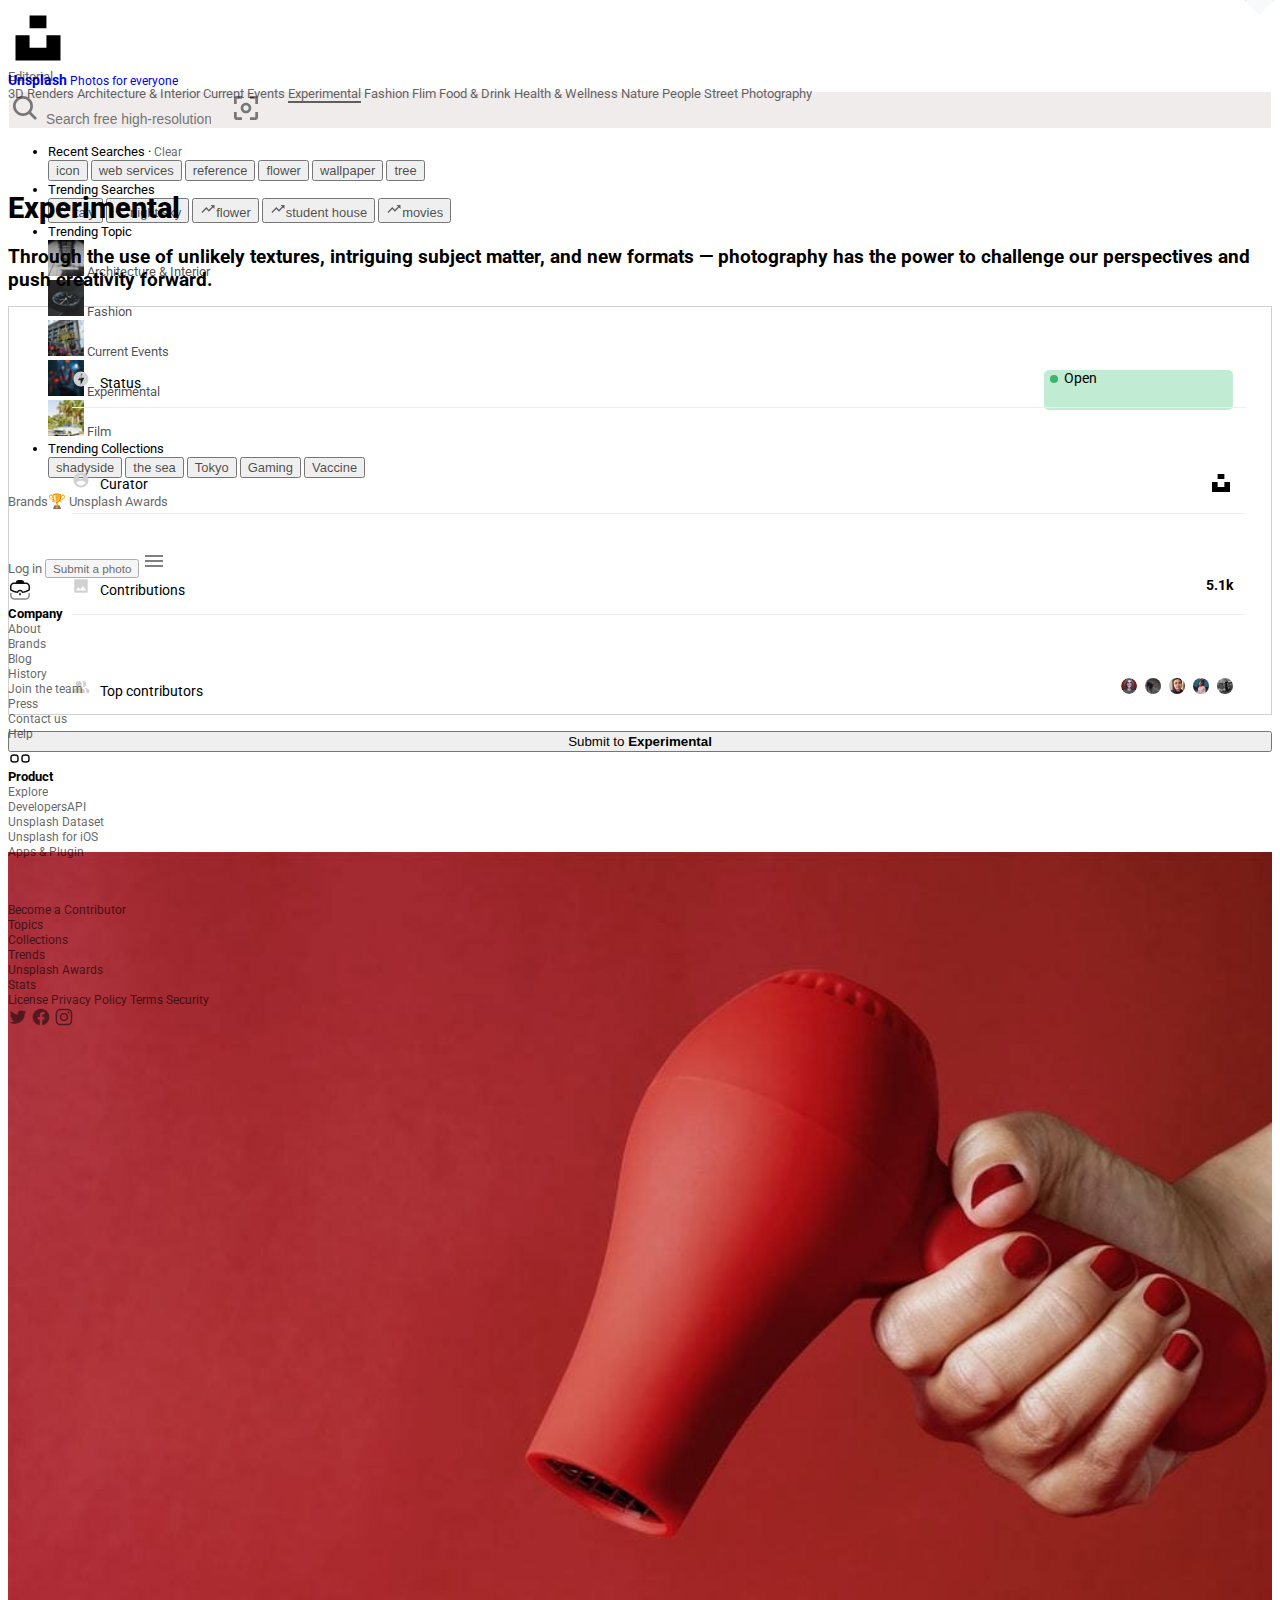
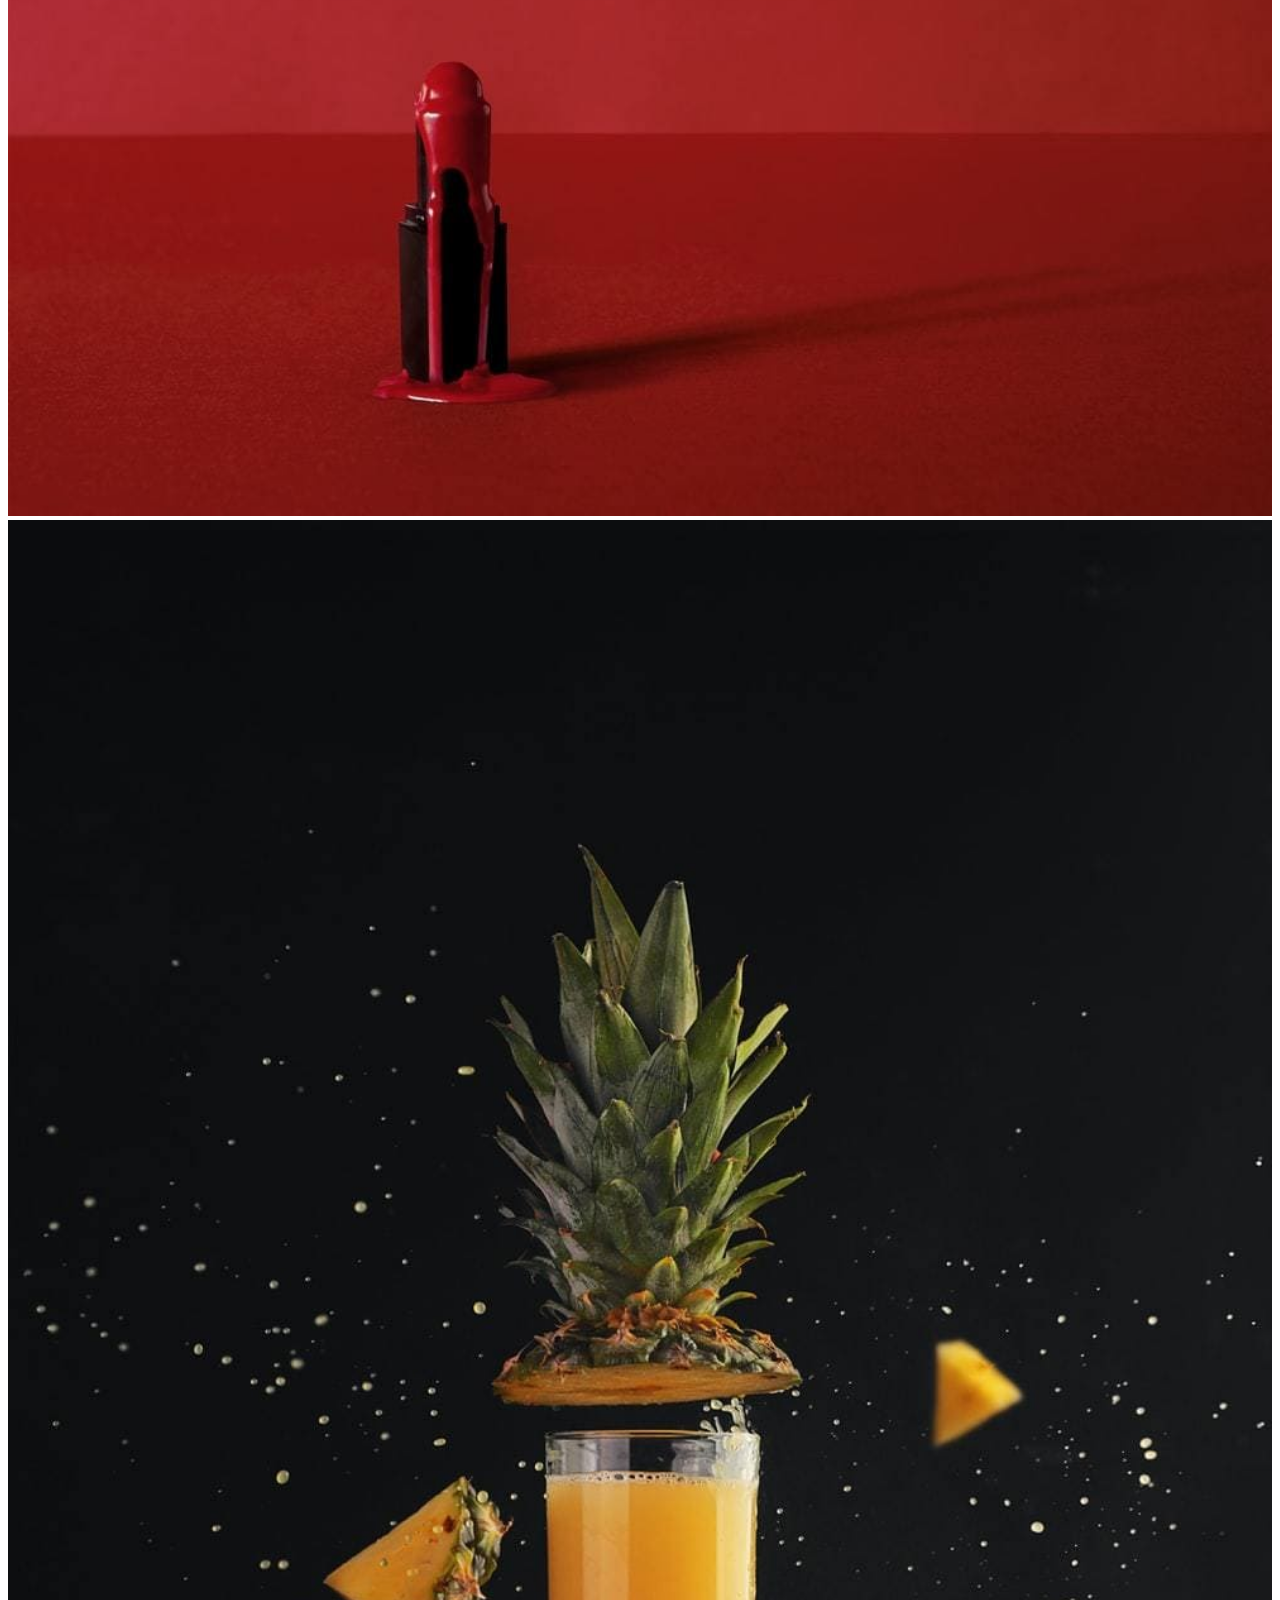
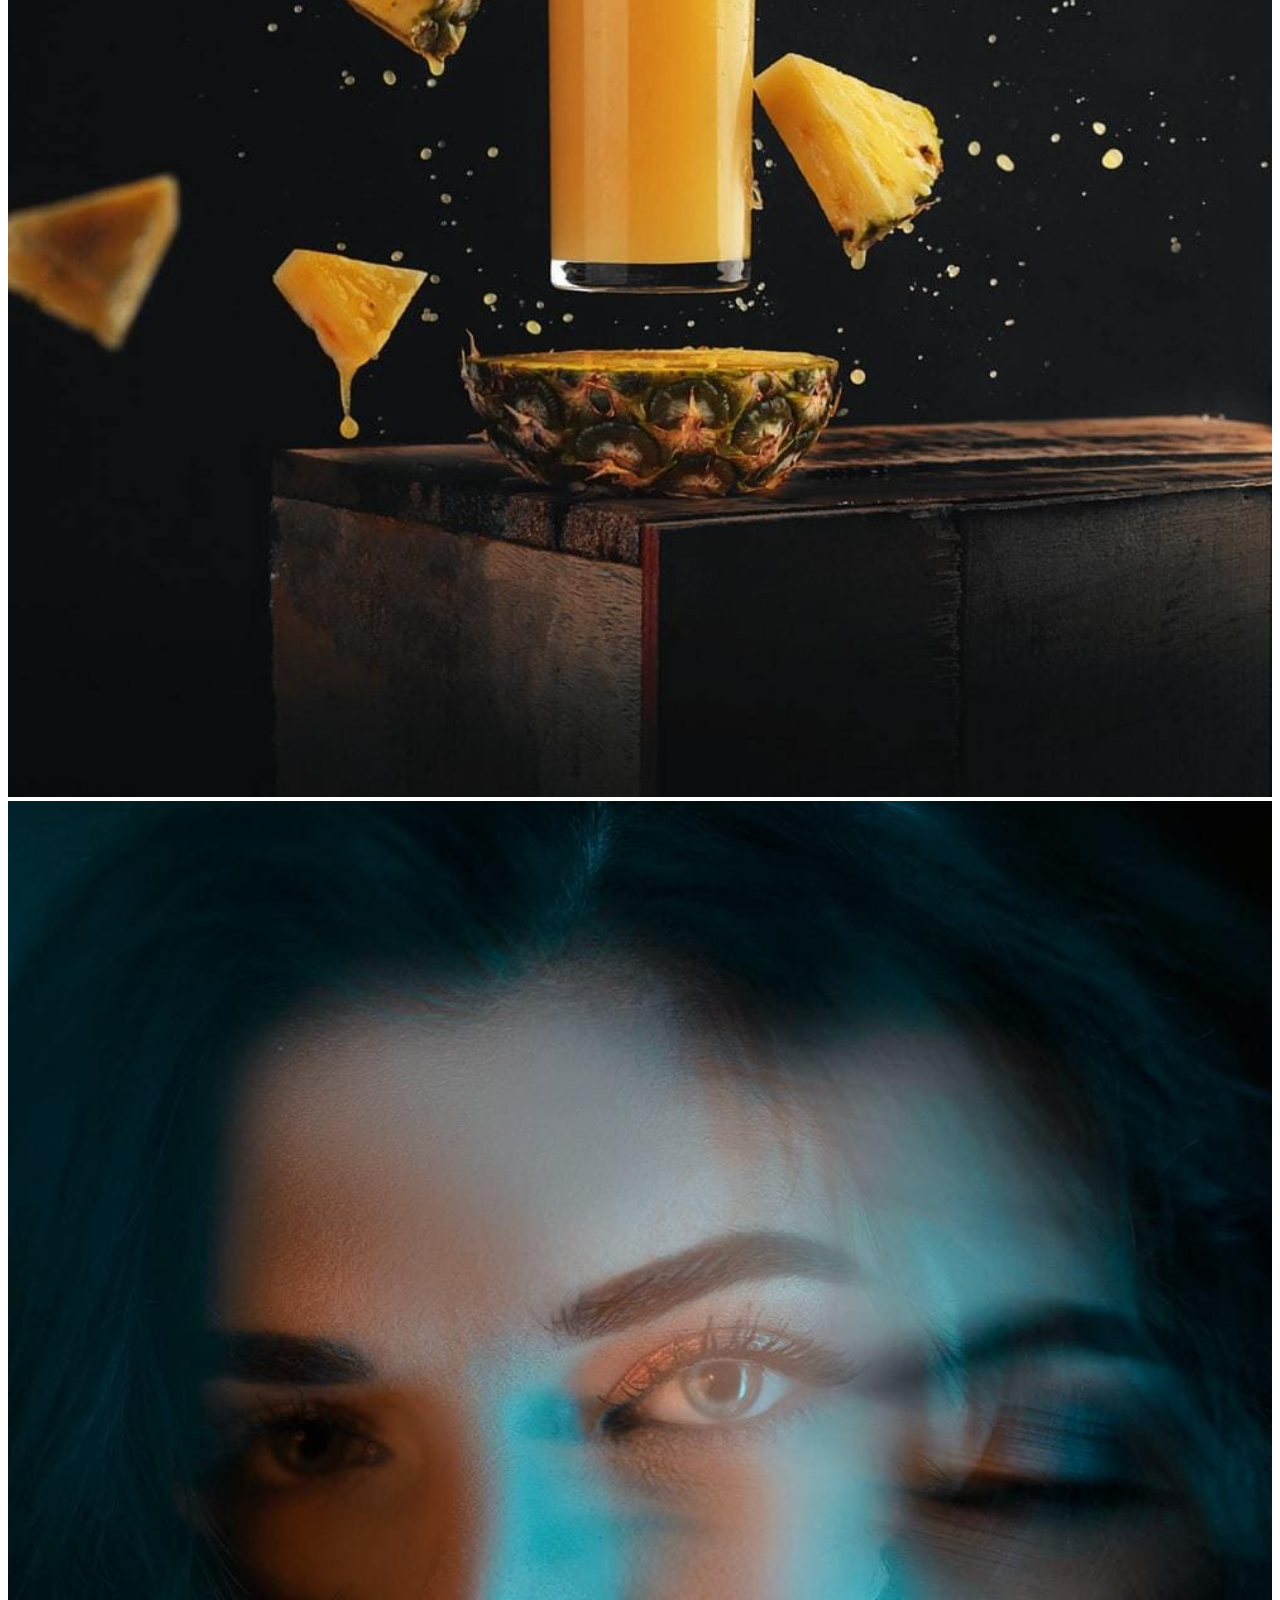
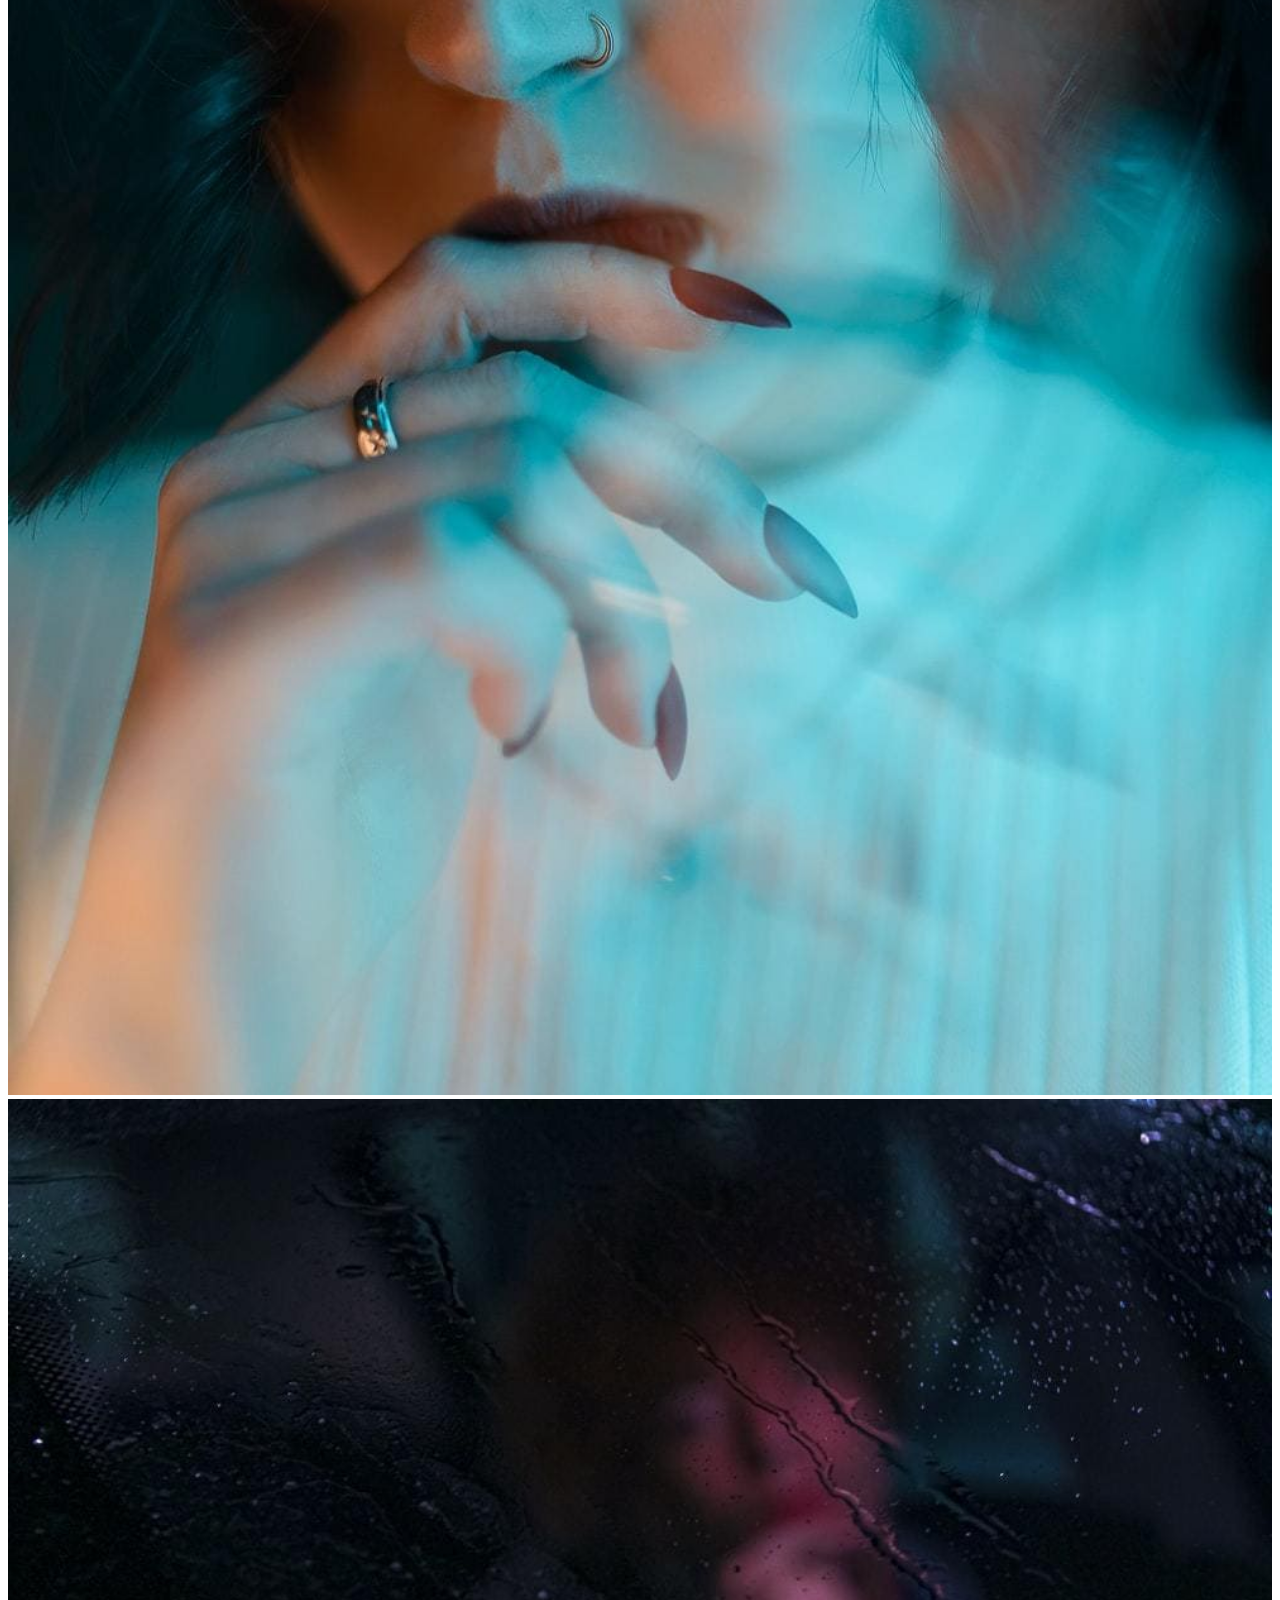
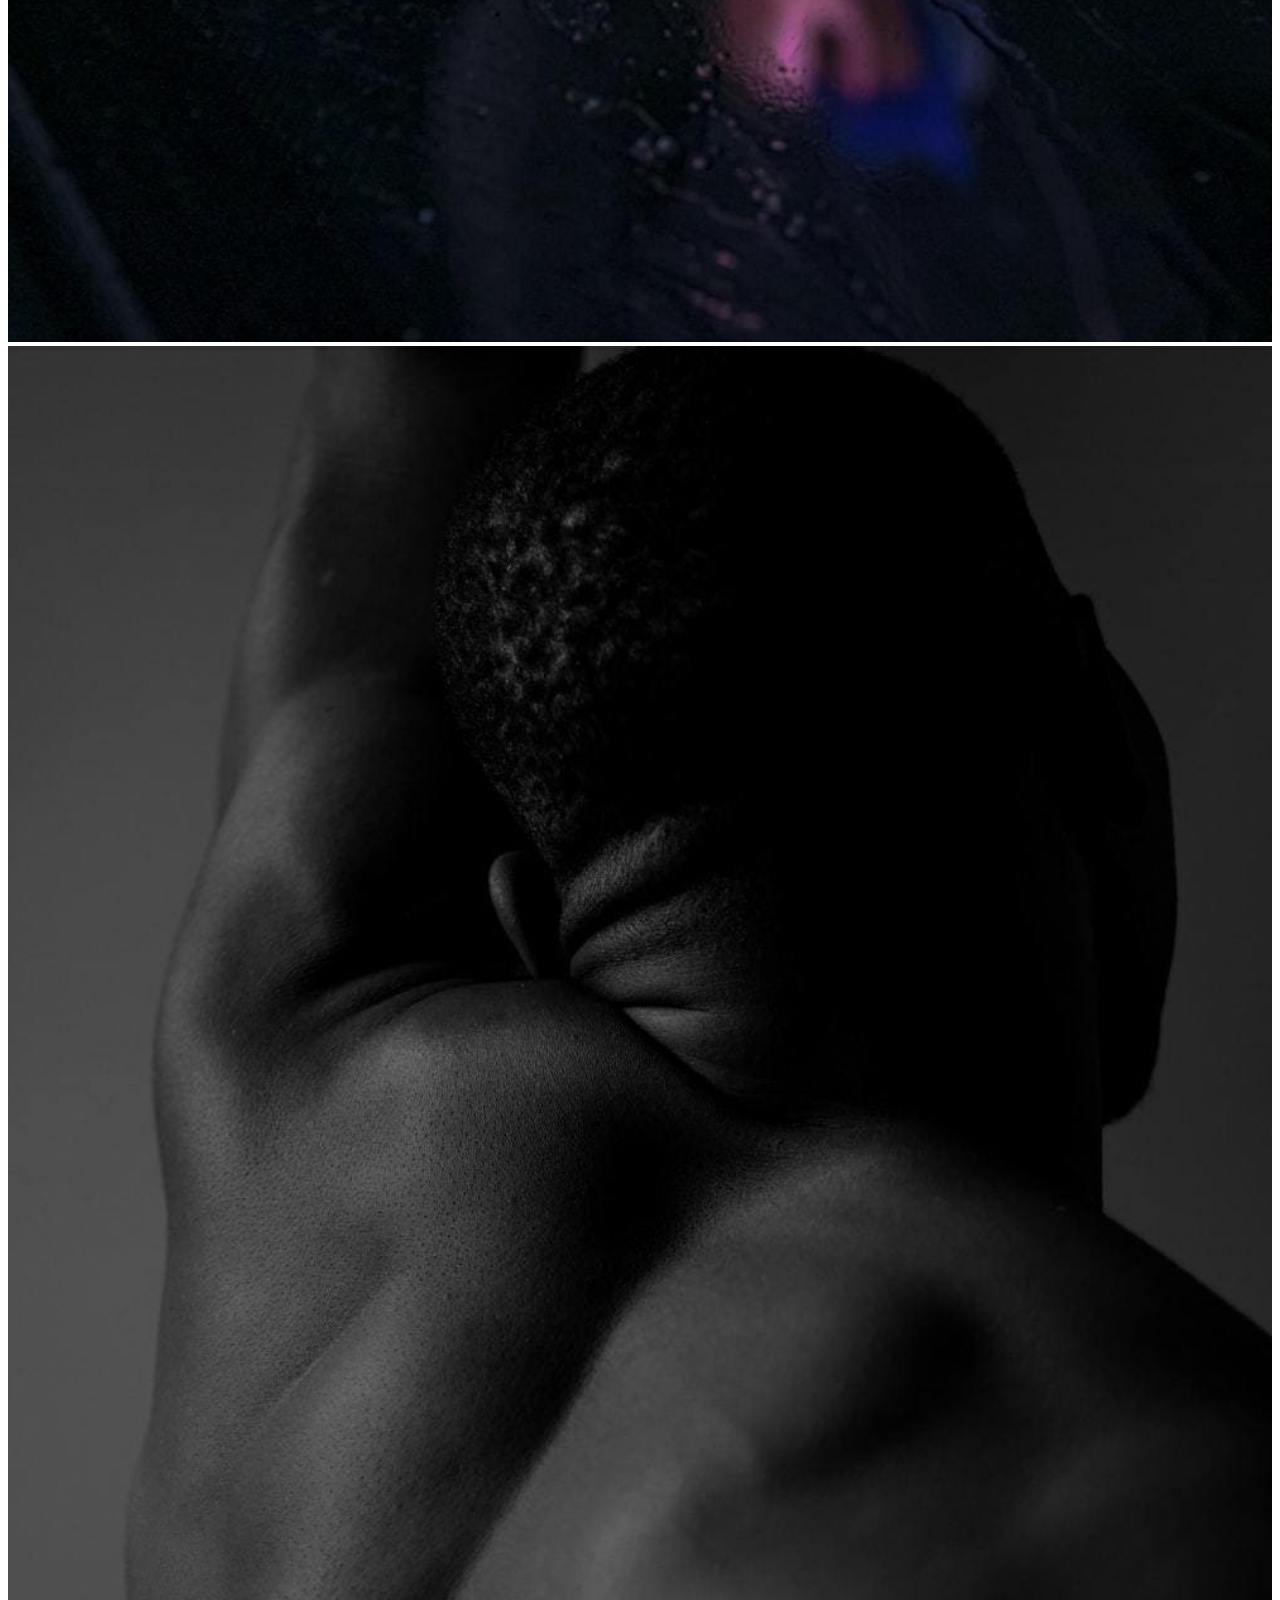
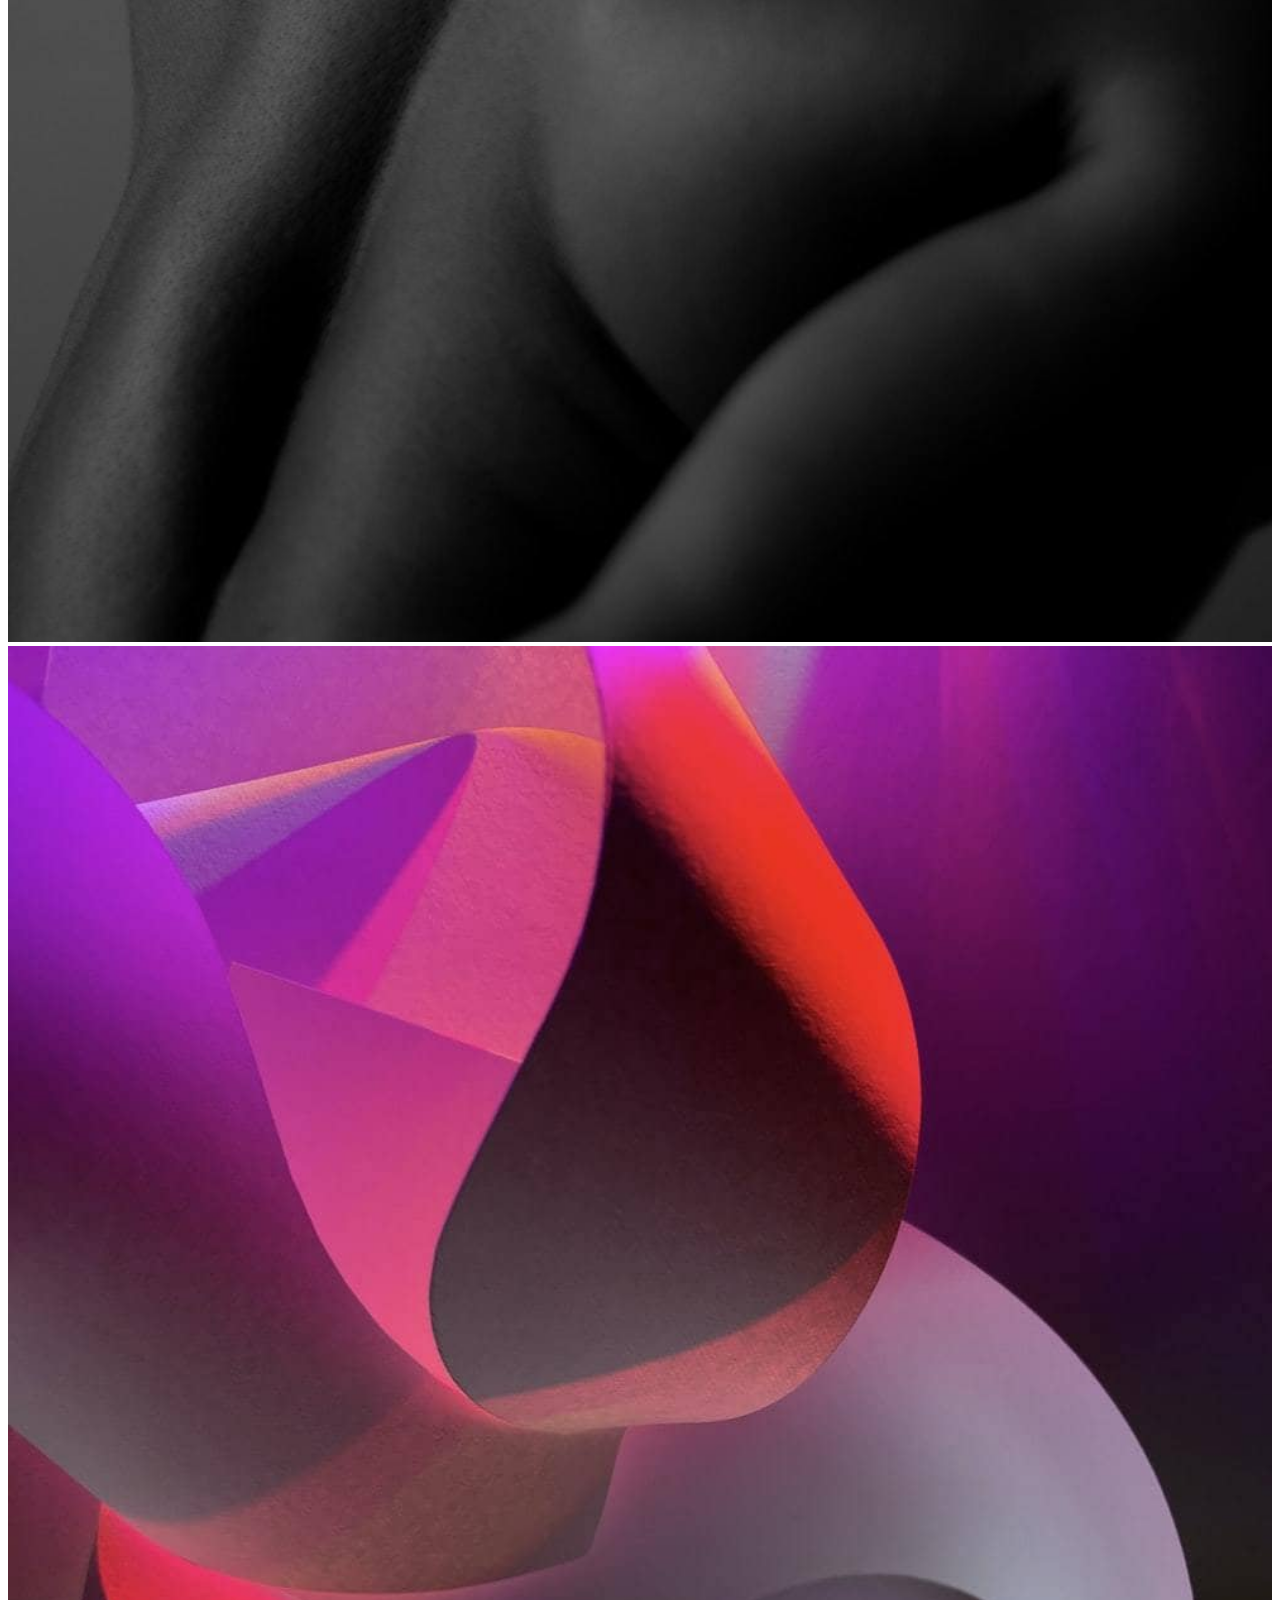
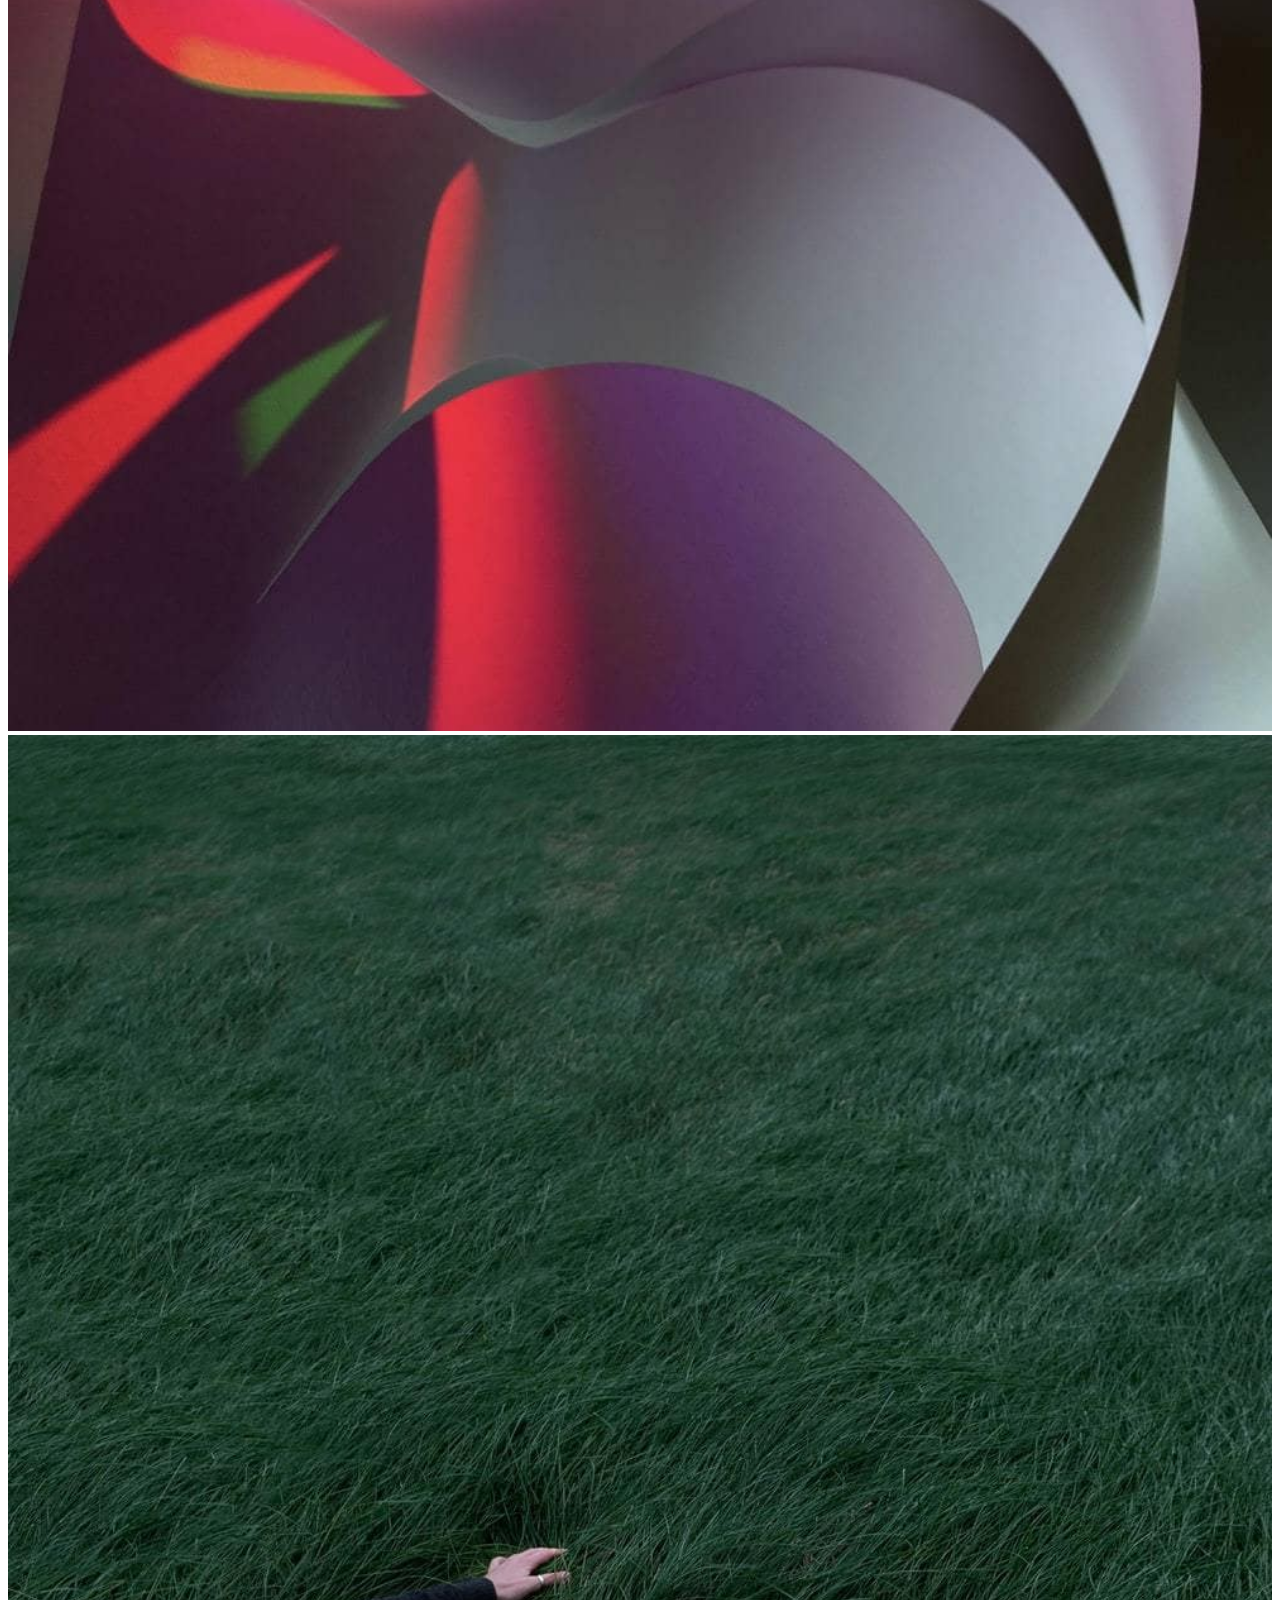
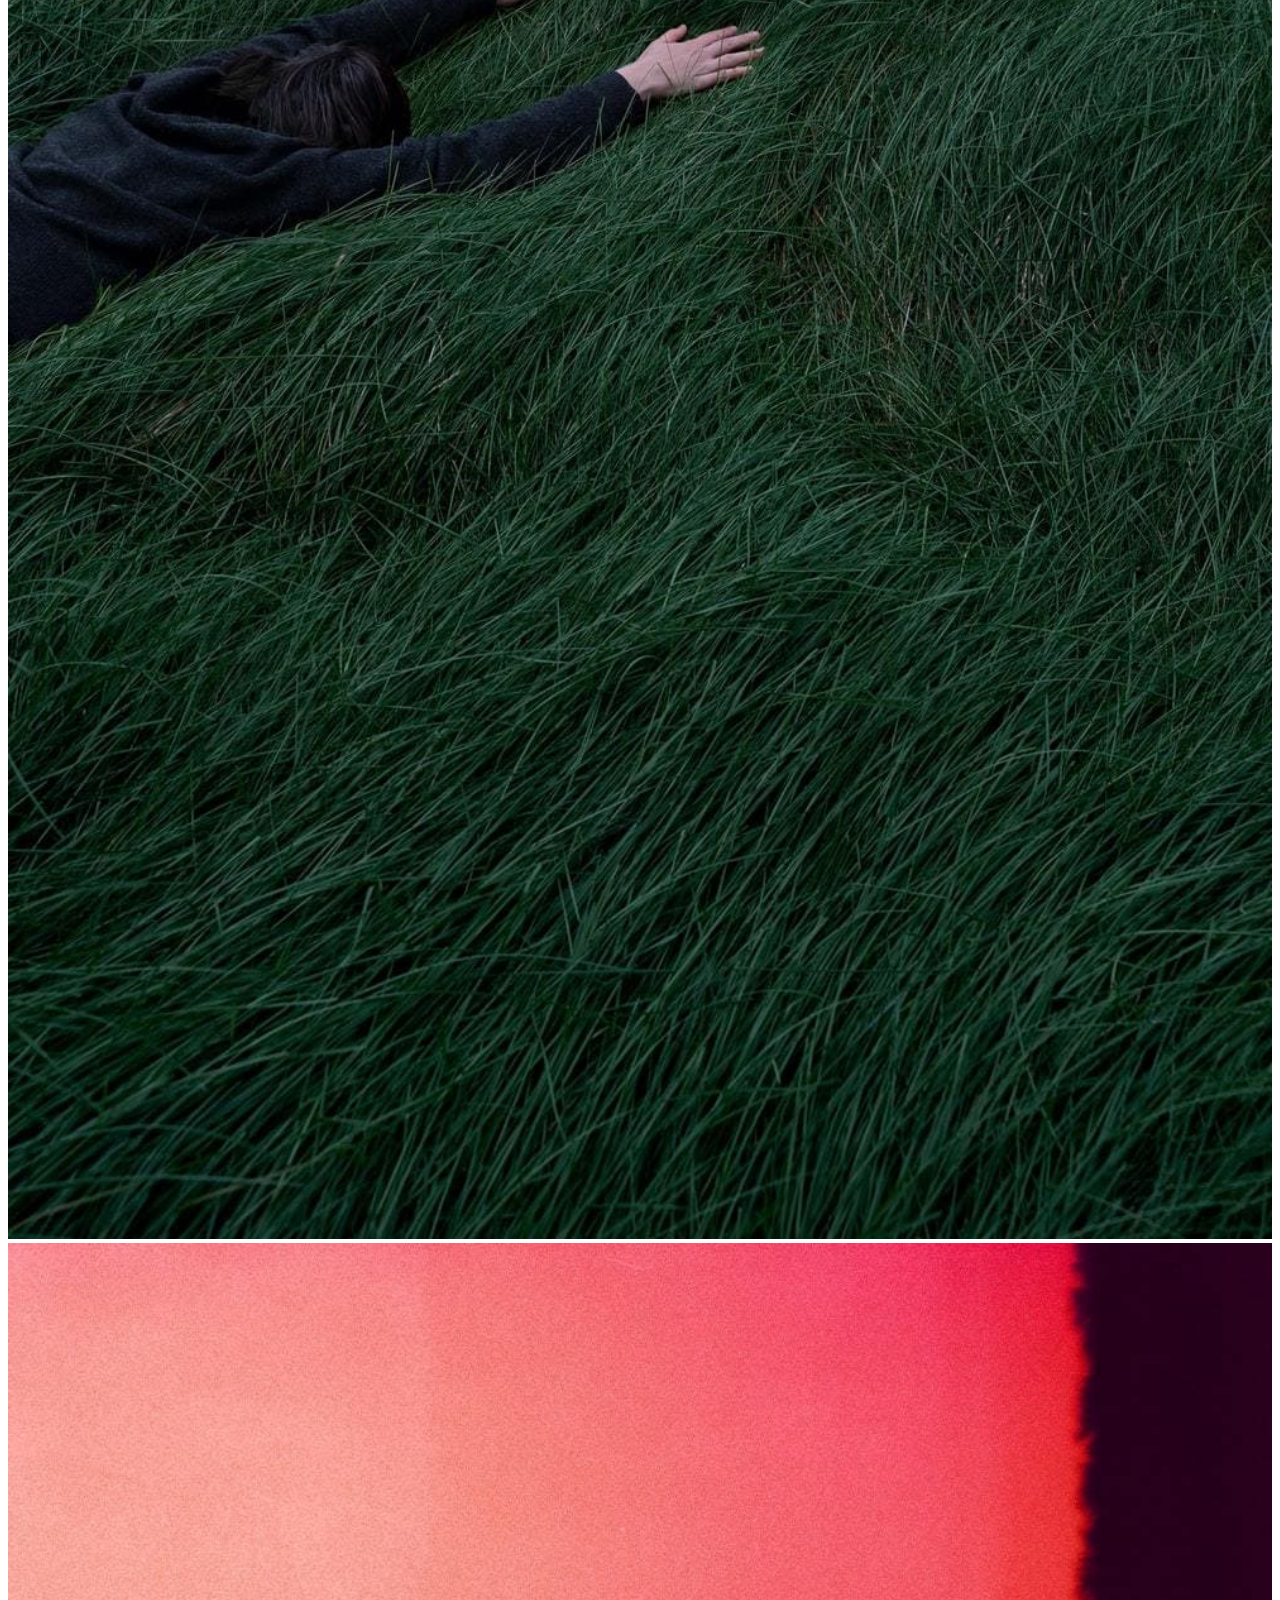
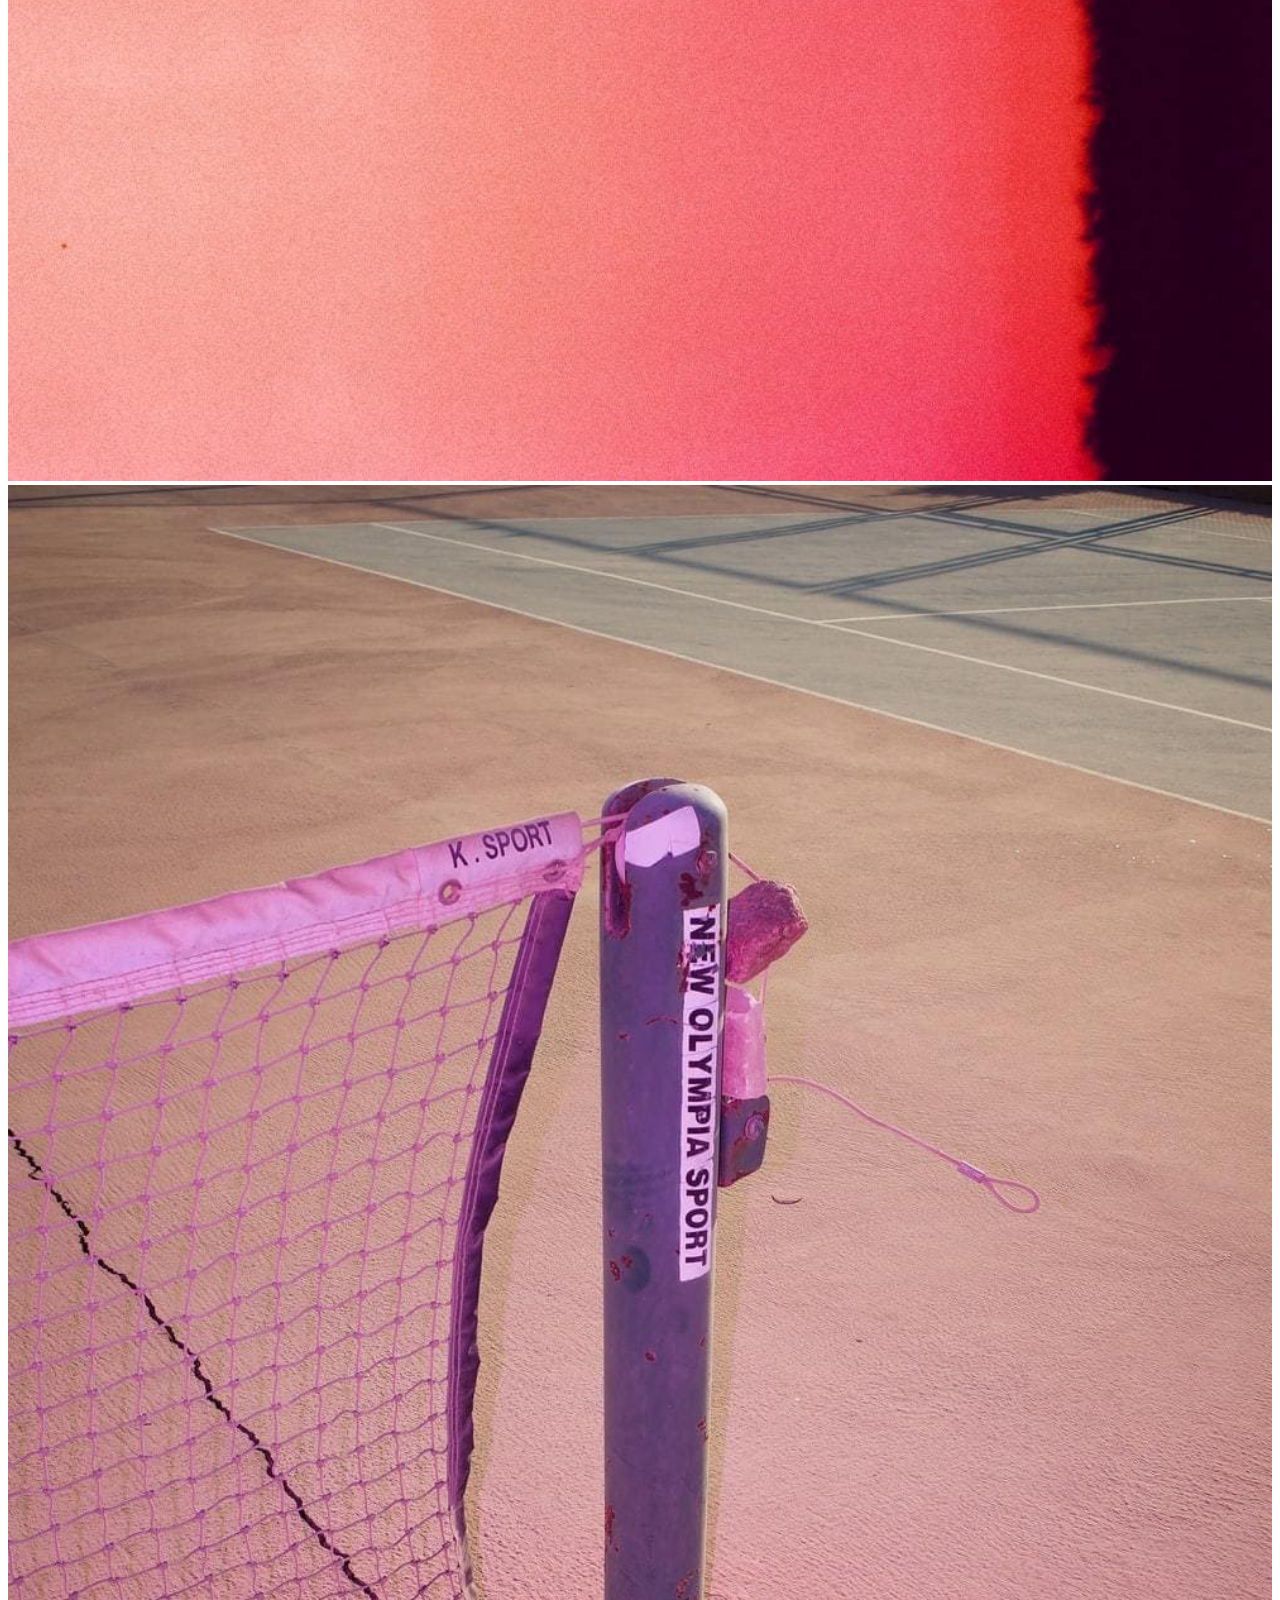
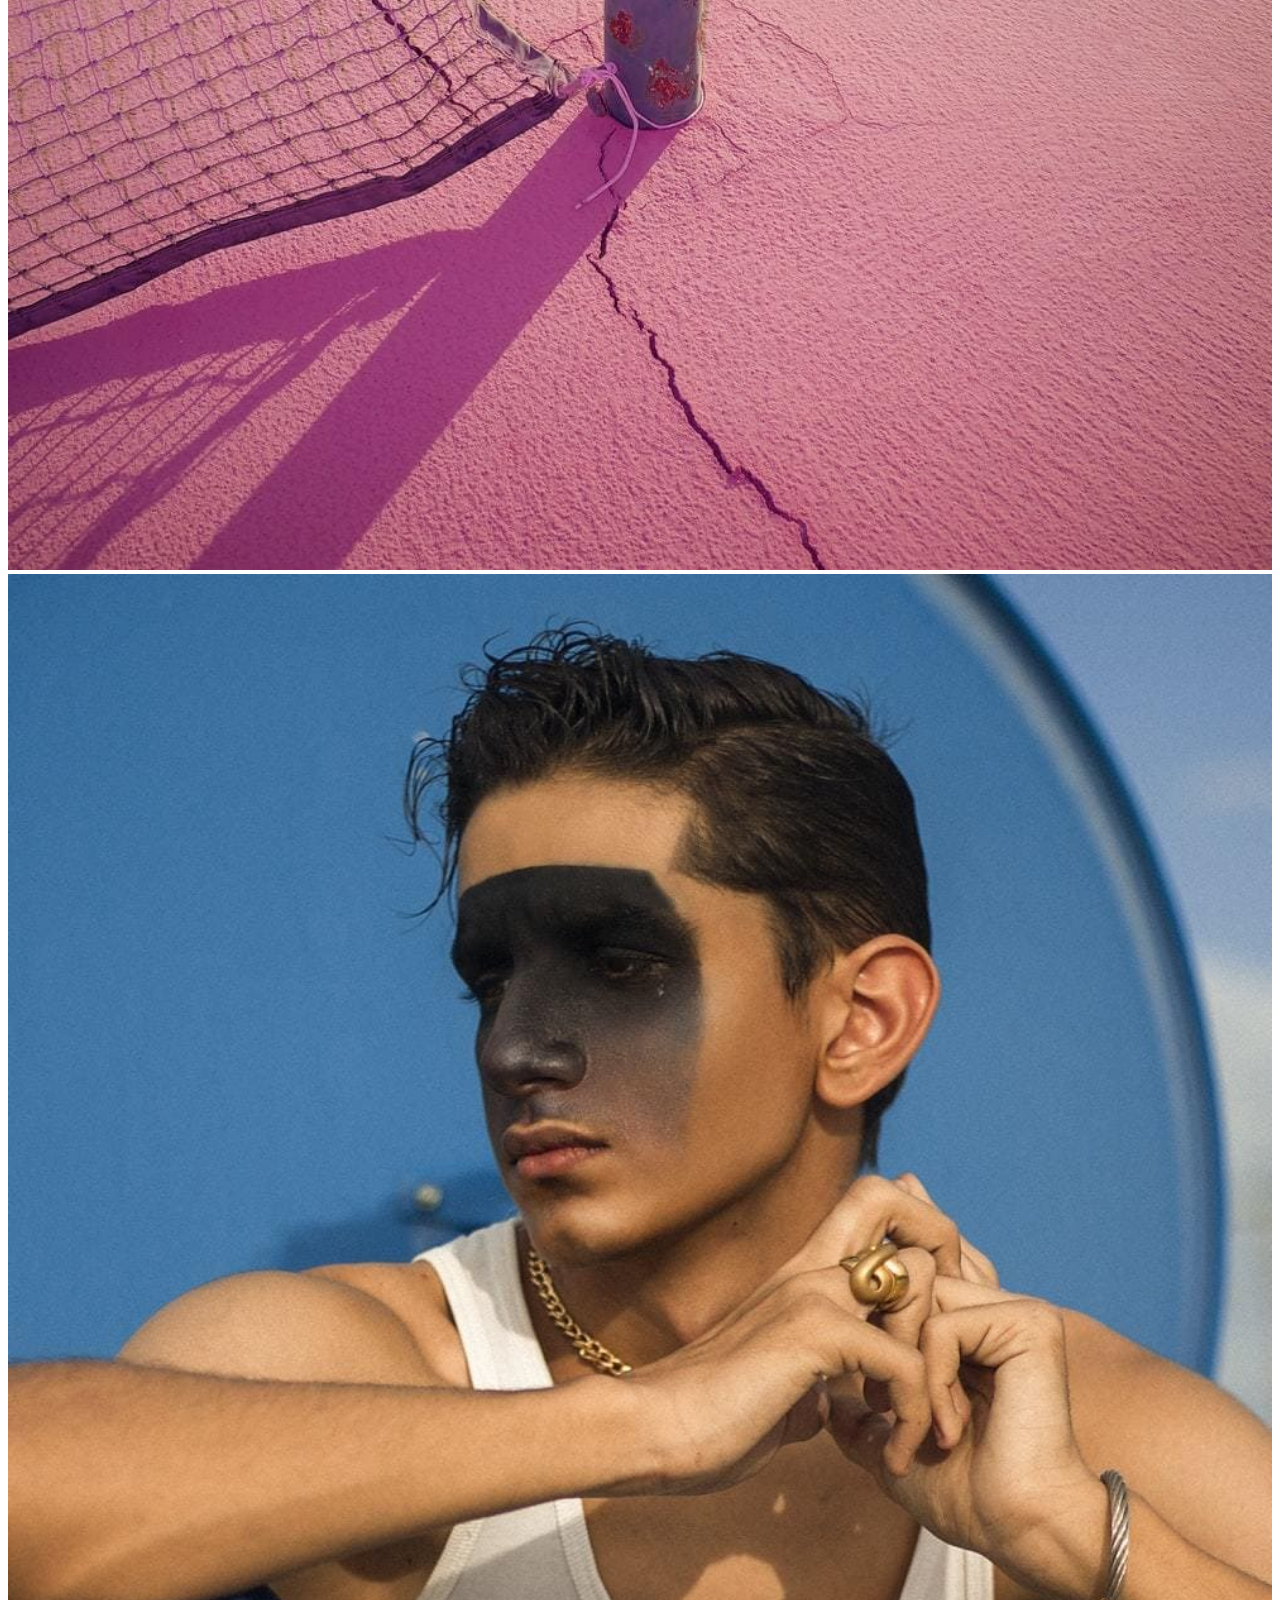
<file: category/experimental/index.html>
<!DOCTYPE html>
<html lang="en">

<head>
    <meta charset="UTF-8">
    <meta http-equiv="X-UA-Compatible" content="IE=edge">
    <meta name="viewport" content="width=device-width, initial-scale=1.0">
    <title>Experimental | Unsplash</title>
    <link rel="shortcut icon" href="../../icon/unsplash-logo.svg"> <!-- icon ตรง tab browser -->

    <link href="https://cdn.jsdelivr.net/npm/bootstrap@5.0.2/dist/css/bootstrap.min.css" rel="stylesheet"
        integrity="sha384-EVSTQN3/azprG1Anm3QDgpJLIm9Nao0Yz1ztcQTwFspd3yD65VohhpuuCOmLASjC" crossorigin="anonymous">
    <script src="https://cdn.jsdelivr.net/npm/bootstrap@5.0.2/dist/js/bootstrap.bundle.min.js"
        integrity="sha384-MrcW6ZMFYlzcLA8Nl+NtUVF0sA7MsXsP1UyJoMp4YLEuNSfAP+JcXn/tWtIaxVXM"
        crossorigin="anonymous"></script>

    <link rel="stylesheet" href="style.css">
    <link rel="stylesheet" href="../../style.css">
    <script src="script.js"></script>

    <link rel="preconnect" href="https://fonts.googleapis.com">
    <link rel="preconnect" href="https://fonts.gstatic.com" crossorigin>
    <link href="https://fonts.googleapis.com/css2?family=Roboto&display=swap" rel="stylesheet">
</head>

<body>
    <div class="container-fluid shadow-sm position-sticky top-0" style="z-index: 1">

        <!-- เพจบาร์ด้านบนสุด -->
        <div class="row bg-white">
            <div class="navbar navbar-expand" style="height: 60px;">

                <!-- ลิงค์หน้าหลักและโลโก้ unsplash -->
                <a href="../../" class="d-flex pointer text-dark" style="height: 100%;">
                    <img src="../../icon/unsplash-logo.svg" height="100%">
                    <div class="d-flex flex-column p-xl-1 justify-content-center d-none d-xl-flex">
                        <span style="line-height: 1.3em;"><b>Unsplash</b></span>
                        <span style="line-height: 1.3em; font-size: .8em;" class="text-nowrap">Photos for
                            everyone</span>
                    </div>
                </a>

                <!-- container สำหรับครอบ search-box และ drop-down -->
                <div class="mx-3 position-relative w-100">
                    <!-- search-box -->
                    <div id="seachBox1" class="input-group rounded-pill py-1 search-box-container"
                        data-bs-toggle="dropdown" aria-expanded="true">
                        <span class="input-group-addon px-2 d-flex justify-content-center align-items-center">
                            <img class="icon-thin" src="../../icon/search.svg" height="60%">
                        </span>
                        <input class="form-control input-non-effect px-0" type="search"
                            placeholder="Search free high-resolution photos"
                            onfocus="setSearchBGAndBorder('white', '#d7d7d7', 0)"
                            onfocusout="setSearchBGAndBorder('#ececec', 'white', 0)">
                        <span class="input-group-addon px-2 d-flex justify-content-center align-items-center">
                            <img class="icon-thin" src="../../icon/scanner.svg" height="60%">
                        </span>
                    </div>

                    <!-- drop-down ของ searchBox -->
                    <ul class="dropdown-menu mt-1 p-3 shadow w-100" aria-labelledby="seachBox1">
                        <li class="mb-4">
                            <label class="form-label" style="font-size: .92em;">Recent Searches · <a
                                    class="hyper-text-b">Clear</a></label>
                            <form class="from form-inline">
                                <button class="btn border px-3 py-2 me-1 mb-1 in-dropdown-btn">icon</button>
                                <button class="btn border px-3 py-2 me-1 mb-1 in-dropdown-btn">web services</button>
                                <button class="btn border px-3 py-2 me-1 mb-1 in-dropdown-btn">reference</button>
                                <button class="btn border px-3 py-2 me-1 mb-1 in-dropdown-btn">flower</button>
                                <button class="btn border px-3 py-2 me-1 mb-1 in-dropdown-btn">wallpaper</button>
                                <button class="btn border px-3 py-2 me-1 mb-1 in-dropdown-btn">tree</button>
                            </form>
                        </li>
                        <li class="mb-4">
                            <label class="form-label" style="font-size: .92em;">Trending Searches</label>
                            <form class="from form-inline">
                                <button class="btn border px-3 py-2 me-1 mb-1 in-dropdown-btn">
                                    <img src="../../icon/graph-up.svg" height="16px" class="me-2">italy
                                </button>
                                <button class="btn border px-3 py-2 me-1 mb-1 in-dropdown-btn">
                                    <img src="../../icon/graph-up.svg" height="16px" class="me-2">night sky
                                </button>
                                <button class="btn border px-3 py-2 me-1 mb-1 in-dropdown-btn">
                                    <img src="../../icon/graph-up.svg" height="16px" class="me-2">flower
                                </button>
                                <button class="btn border px-3 py-2 me-1 mb-1 in-dropdown-btn">
                                    <img src="../../icon/graph-up.svg" height="16px" class="me-2">student house
                                </button>
                                <button class="btn border px-3 py-2 me-1 mb-1 in-dropdown-btn">
                                    <img src="../../icon/graph-up.svg" height="16px" class="me-2">movies
                                </button>
                            </form>
                        </li>
                        <li class="mb-4">
                            <label class="form-label" style="font-size: .92em;">Trending Topic</label>
                            <form class="from form-inline">
                                <div class="btn p-0 border rounded me-1 mb-1">
                                    <img src="../../image/btn-architecture.jpg" height="36px" class="rounded-start">
                                    <span class="btn px-3 py-1 me-1 mb-1 in-dropdown-btn">Architecture & Interior</span>
                                </div>
                                <div class="btn p-0 border rounded me-1 mb-1">
                                    <img src="../../image/btn-fashion.jpg" height="36px" class="rounded-start">
                                    <span class="btn px-3 py-1 me-1 mb-1 in-dropdown-btn">Fashion</span>
                                </div>
                                <div class="btn p-0 border rounded me-1 mb-1">
                                    <img src="../../image/btn-current-events.jpg" height="36px" class="rounded-start">
                                    <span class="btn px-3 py-1 me-1 mb-1 in-dropdown-btn">Current Events</span>
                                </div>
                                <div class="btn p-0 border rounded me-1 mb-1">
                                    <img src="../../image/btn-experimental.jpg" height="36px" class="rounded-start">
                                    <span class="btn px-3 py-1 me-1 mb-1 in-dropdown-btn">Experimental</span>
                                </div>
                                <div class="btn p-0 border rounded me-1 mb-1">
                                    <img src="../../image/btn-film.jpg" height="36px" class="rounded-start">
                                    <span class="btn px-3 py-1 me-1 mb-1 in-dropdown-btn">Film</span>
                                </div>
                            </form>
                        </li>
                        <li>
                            <label class="form-label" style="font-size: .92em;">Trending Collections</label>
                            <form class="from form-inline">
                                <button class="btn border px-3 py-2 me-1 mb-1 in-dropdown-btn">shadyside</button>
                                <button class="btn border px-3 py-2 me-1 mb-1 in-dropdown-btn">the sea</button>
                                <button class="btn border px-3 py-2 me-1 mb-1 in-dropdown-btn">Tokyo</button>
                                <button class="btn border px-3 py-2 me-1 mb-1 in-dropdown-btn">Gaming</button>
                                <button class="btn border px-3 py-2 me-1 mb-1 in-dropdown-btn">Vaccine</button>
                            </form>
                        </li>
                    </ul>
                </div>

                <!-- ปุ่ม/hypertext ที่ลิงค์ไปยังหน้าต่าง -->
                <a class="nav-link hyper-text-b d-none d-xl-flex d-lg-flex d-md-none d-sm-none" href="../../brands/">Brands</a><span class="d-none d-xl-flex d-lg-flex d-md-none d-sm-none">🏆</span>
                <a class="nav-link hyper-text-b text-nowrap ps-2 d-none d-xl-flex d-lg-flex d-md-none d-sm-none" href="../../awards/">Unsplash Awards</a>
                <div class="vertical-line mx-0 mx-xl-3 mx-lg-3"></div>
                <a class="nav-link hyper-text-b text-nowrap" href="../../login/">Log in</a>
                <a class="nav-link hyper-text-b text-nowrap px-0" href="#">
                    <input class="btn border-secondary hyper-text-b custom-outline-btn" type="button"
                        value="Submit a photo">
                </a>

                <!-- เมนูบาร์ขวาสุด -->
                <a class="nav-link icon-thin" href="#" id="listMenu" class="dropdown-toggle" data-bs-toggle="dropdown"
                    aria-expanded="false">
                    <img src="../../icon/list.svg">
                </a>

                <!-- dropdown ของเมนูบาร์ขวาสุด -->
                <div class="dropdown-menu me-3 p-0 dropdown-animation bg-transparent border-0"
                    aria-labelledby="listMenu" style="right: 0; left: auto;">
                    <div class="row p-4 bg-light border-top border-start border-end rounded-top shadow">
                        <div class="col d-flex flex-row">
                            <div class="col-4 d-flex align-items-start justify-content-center">
                                <img src="../../icon/company.svg">
                            </div>
                            <div class="col-8 pe-3 text-nowrap" style="font-size: .9em;">
                                <span class="py-4"><b>Company</b></span>
                                <li class="my-2"><a class="hyper-text-b">About</a></li>
                                <li class="my-2"><a class="hyper-text-b" href="../../brands/">Brands</a></li>
                                <li class="my-2"><a class="hyper-text-b">Blog</a></li>
                                <li class="my-2"><a class="hyper-text-b">History</a></li>
                                <li class="my-2"><a class="hyper-text-b">Join the team</a></li>
                                <li class="my-2"><a class="hyper-text-b">Press</a></li>
                                <li class="my-2"><a class="hyper-text-b">Contact us</a></li>
                                <li class="my-2"><a class="hyper-text-b">Help</a></li>
                            </div>
                        </div>
                        <div class="col d-flex flex-row px-4">
                            <div class="col-4 d-flex align-items-start justify-content-center">
                                <img src="../../icon/product.svg">
                            </div>
                            <div class="col-8 pe-3 text-nowrap" style="font-size: .9em;">
                                <span class="py-4"><b>Product</b></span>
                                <li class="my-2"><a class="hyper-text-b">Explore</a></li>
                                <li class="my-2"><a class="hyper-text-b">DevelopersAPI</a></li>
                                <li class="my-2"><a class="hyper-text-b">Unsplash Dataset</a></li>
                                <li class="my-2"><a class="hyper-text-b">Unsplash for iOS</a></li>
                                <li class="my-2"><a class="hyper-text-b">Apps & Plugin</a></li>
                            </div>
                        </div>
                        <div class="col d-flex flex-row">
                            <div class="col-4 d-flex align-items-start justify-content-center">
                                <img src="../../icon/community.svg">
                            </div>
                            <div class="col-8 pe-5 text-nowrap" style="font-size: .9em;">
                                <span class="py-4"><b>Community</b></span>
                                <li class="my-2"><a class="hyper-text-b">Become a Contributor</a></li>
                                <li class="my-2"><a class="hyper-text-b">Topics</a></li>
                                <li class="my-2"><a class="hyper-text-b">Collections</a></li>
                                <li class="my-2"><a class="hyper-text-b">Trends</a></li>
                                <li class="my-2"><a class="hyper-text-b" href="../../awards/">Unsplash Awards</a></li>
                                <li class="my-2"><a class="hyper-text-b">Stats</a></li>
                            </div>
                        </div>
                    </div>
                    <div class="row bg-light px-4 py-3 border rounded-bottom shadow">
                        <div class="col-8" style="font-size: .9em;">
                            <a class="hyper-text-b me-3">License</a>
                            <a class="hyper-text-b me-3">Privacy Policy</a>
                            <a class="hyper-text-b me-3">Terms</a>
                            <a class="hyper-text-b me-3">Security</a>
                        </div>
                        <div class="col-4 d-flex justify-content-end">
                            <img src="../../icon/twitter.svg" height="20px" class="icon-thin mx-2">
                            <img src="../../icon/facebook.svg" height="20px" class="icon-thin mx-2">
                            <img src="../../icon/instagram.svg" height="20px" class="icon-thin mx-2">
                        </div>
                    </div>
                    <div class="dropdown-indent-shape"></div>
                </div>
            </div>
        </div>

        <!-- เพจบาร์ตรง category รูป -->
        <div class="row bg-white">
            <div class="navbar navbar-expand pb-0 overflow-auto text-nowrap">
                <a href="../../" class="nav-link px-0 py-3 mx-3 underline-hover hyper-text-b">
                    Editorial</a>
                <div class="vertical-line"></div>
                <a href="../../category/3d-renders/" class="nav-link px-0 py-3 mx-3 underline-hover hyper-text-b">3D
                    Renders</a>
                <a href="../../category/architecture-and-interior/"
                    class="nav-link px-0 py-3 mx-3 underline-hover hyper-text-b">Architecture & Interior</a>
                <a href="../../category/current-events/"
                    class="nav-link px-0 py-3 mx-3 underline-hover hyper-text-b">Current
                    Events</a>
                <a href="" class="nav-link px-0 py-3 mx-3 underline-hover hyper-text-b"
                    style="border-bottom: 2px solid black">Experimental</a>
                <a href="../../category/fashion/"
                    class="nav-link px-0 py-3 mx-3 underline-hover hyper-text-b">Fashion</a>
                <a href="" class="nav-link px-0 py-3 mx-3 underline-hover hyper-text-b">Flim</a>
                <a href="" class="nav-link px-0 py-3 mx-3 underline-hover hyper-text-b">Food & Drink</a>
                <a href="" class="nav-link px-0 py-3 mx-3 underline-hover hyper-text-b">Health & Wellness</a>
                <a href="" class="nav-link px-0 py-3 mx-3 underline-hover hyper-text-b">Nature</a>
                <a href="" class="nav-link px-0 py-3 mx-3 underline-hover hyper-text-b">People</a>
                <a href="" class="nav-link px-0 py-3 mx-3 underline-hover hyper-text-b">Street Photography</a>
            </div>
        </div>
    </div>

    <div class="container">
        <div class="row" style="padding-bottom: 100px;padding-top: 70px;">
            <div class="col-xl-6 col-lg-12 col-md-12 col-sm-12">
                <h1 style="font-weight: 800;">Experimental</h1>
                <h2 style="font-size: 19px;">Through the use of unlikely textures, intriguing subject matter, and new
                    formats —
                    photography has the power to challenge our perspectives and push creativity forward.</h2>
            </div>
            <div class="col-xl-2 col-lg-0 col-md-0 col-sm-0"></div>
            <div class="col-xl-4 col-lg-12 col-md-12 col-sm-12">
                <div class="box">
                    <div style="display: flex; justify-content: space-between;">
                        <p style="margin-top: 5%; margin-left: 5%;"><img src="icon/icon1.svg"
                                style="margin-right: 10px;width: 18px;">Status</p>
                        <div class="p" style="margin-top: 5%; margin-left: 5%;margin-right: 3%;">&nbsp;&nbsp;<div
                                class="circle"></div>Open&nbsp;</div>
                    </div>
                    <div class="line"></div>
                    <div style="display: flex; justify-content: space-between;">
                        <p style="margin-top: 5%; margin-left: 5%;"><img src="icon/icon2.svg"
                                style="margin-right: 10px;width: 18px;">Curator</p>
                        <p style="margin-top: 5%; margin-left: 5%;margin-right: 3%;"><img src="icon/unsplash-logo.svg">
                        </p>
                    </div>
                    <div class="line"></div>
                    <div style="display: flex; justify-content: space-between;">
                        <p style="margin-top: 5%; margin-left: 5%;"><img src="icon/icon3.svg"
                                style="margin-right: 10px;width: 18px;">Contributions</p>
                        <p style="margin-top: 5%; margin-left: 5%;margin-right: 3%;"><strong>5.1k</strong></p>
                    </div>
                    <div class="line"></div>
                    <div style="display: flex; justify-content: space-between;">
                        <p style="margin-top: 5%; margin-left: 5%;"><img src="icon/icon4.svg"
                                style="margin-right: 10px;width: 18px;">Top contributors</p>
                        <div style="margin-top: 5%; margin-left: 5%;margin-right: 3%;">
                            <img src="user-icon/10.jpg" style="border-radius: 50%;width: 16px;margin-left:5px">
                            <img src="user-icon/11.jpg" style="border-radius: 50%;width: 16px;margin-left:5px">
                            <img src="user-icon/17.jpg" style="border-radius: 50%;width: 16px;margin-left:5px">
                            <img src="user-icon/13.jpg" style="border-radius: 50%;width: 16px;margin-left:5px">
                            <img src="user-icon/1.jpg" style="border-radius: 50%;width: 16px;margin-left:5px">
                        </div>
                    </div>
                </div>
                <button type="button" class="btn btn-dark" style="margin-top:16px;width:100%">Submit to <strong>
                        Experimental</strong></button>
            </div>
        </div>
        <!-- element สำหรับ insert รูป -->
        <div id="gallery" class="row"></div>

    </div>

    <!-- element สำหรับแสดง detail รูป -->
    <div id="photoDetail" class="container-fluid p-0 position-fixed photo-detail-overlay" style="display: none;"></div>

</body>

</html>
</file>
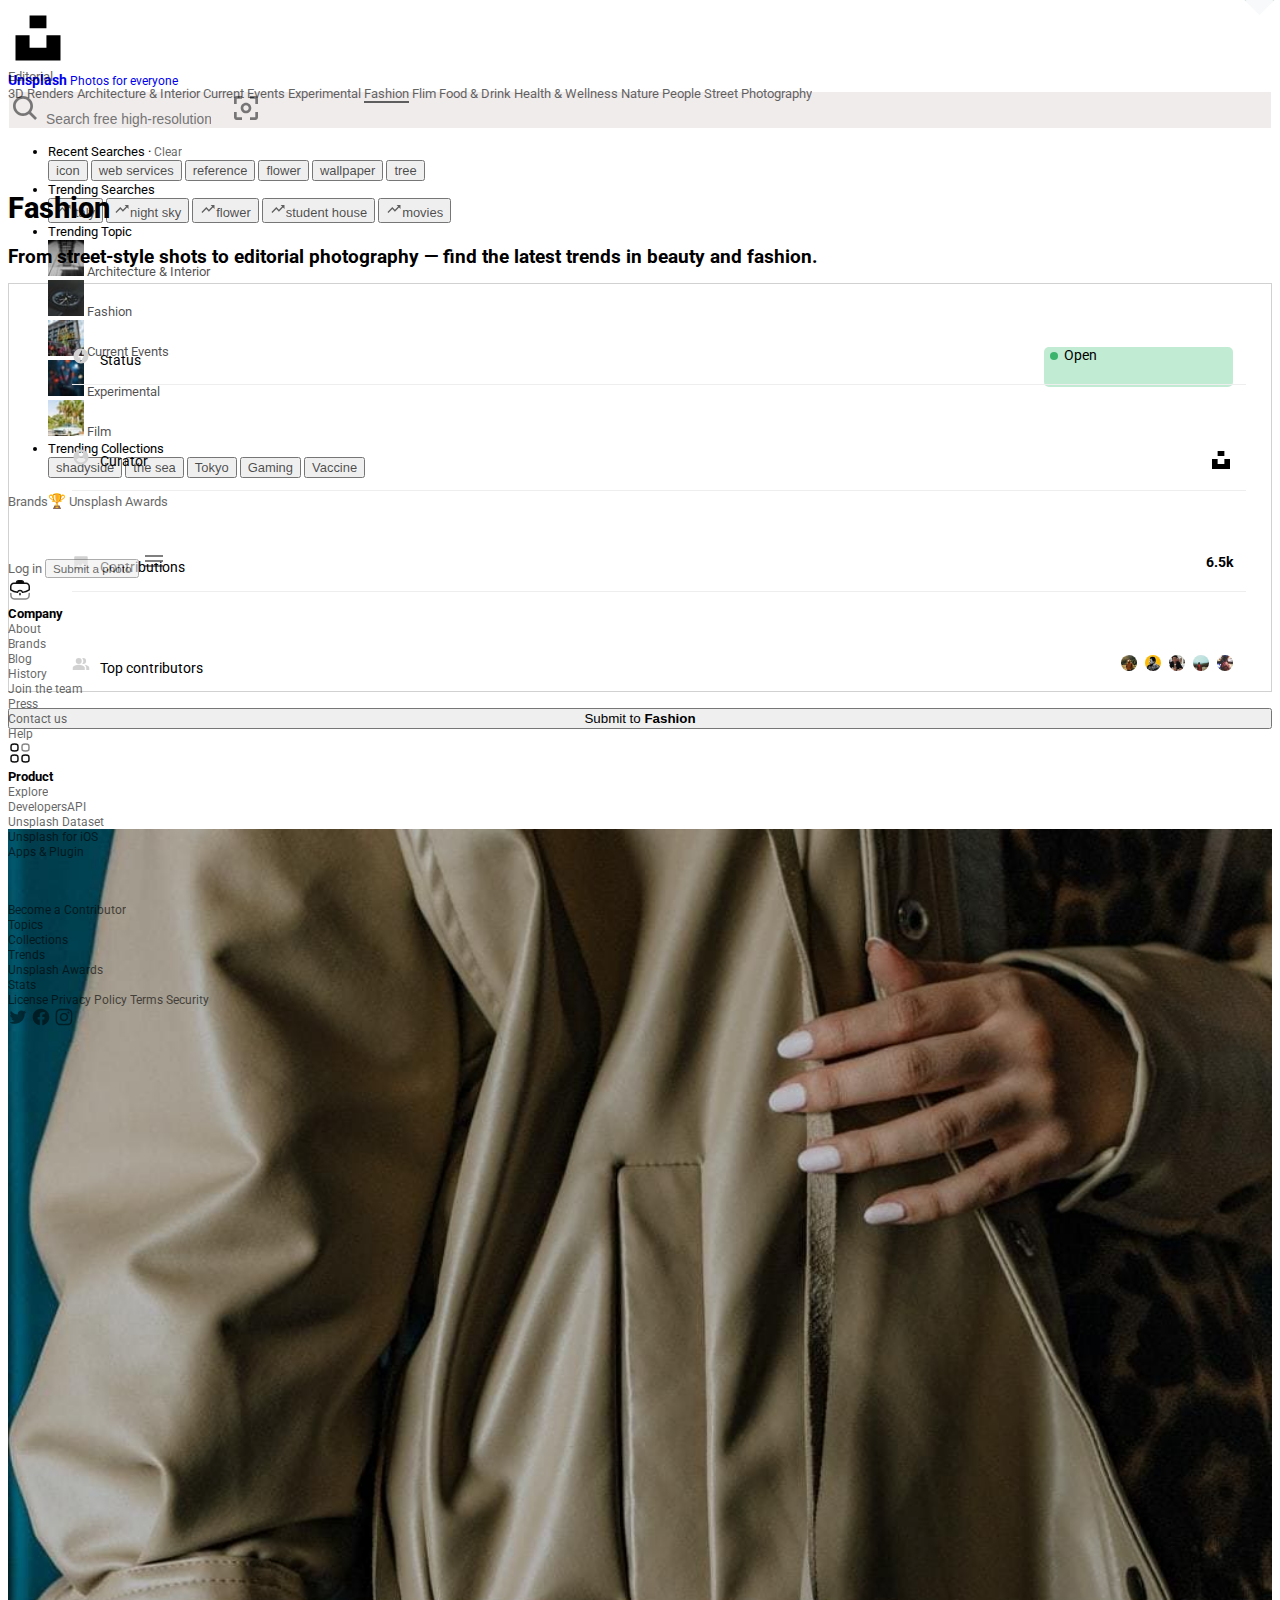
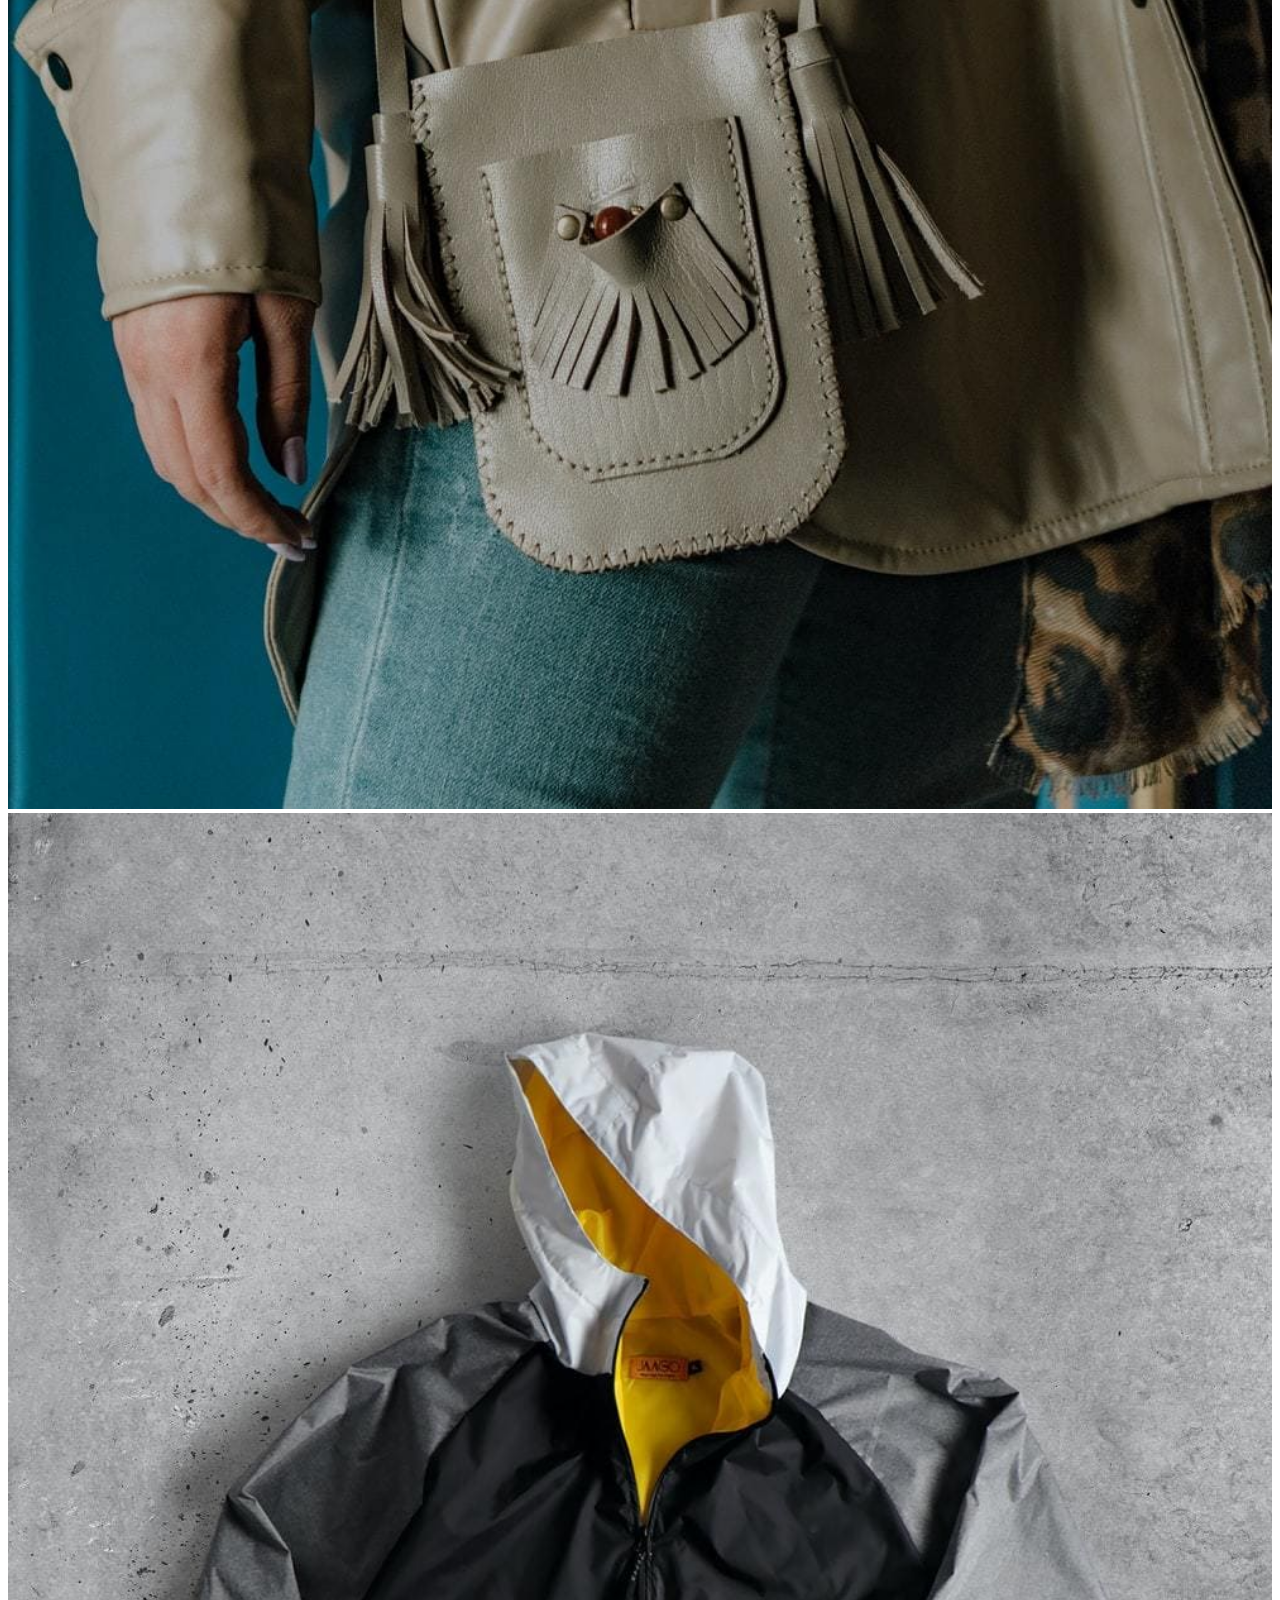
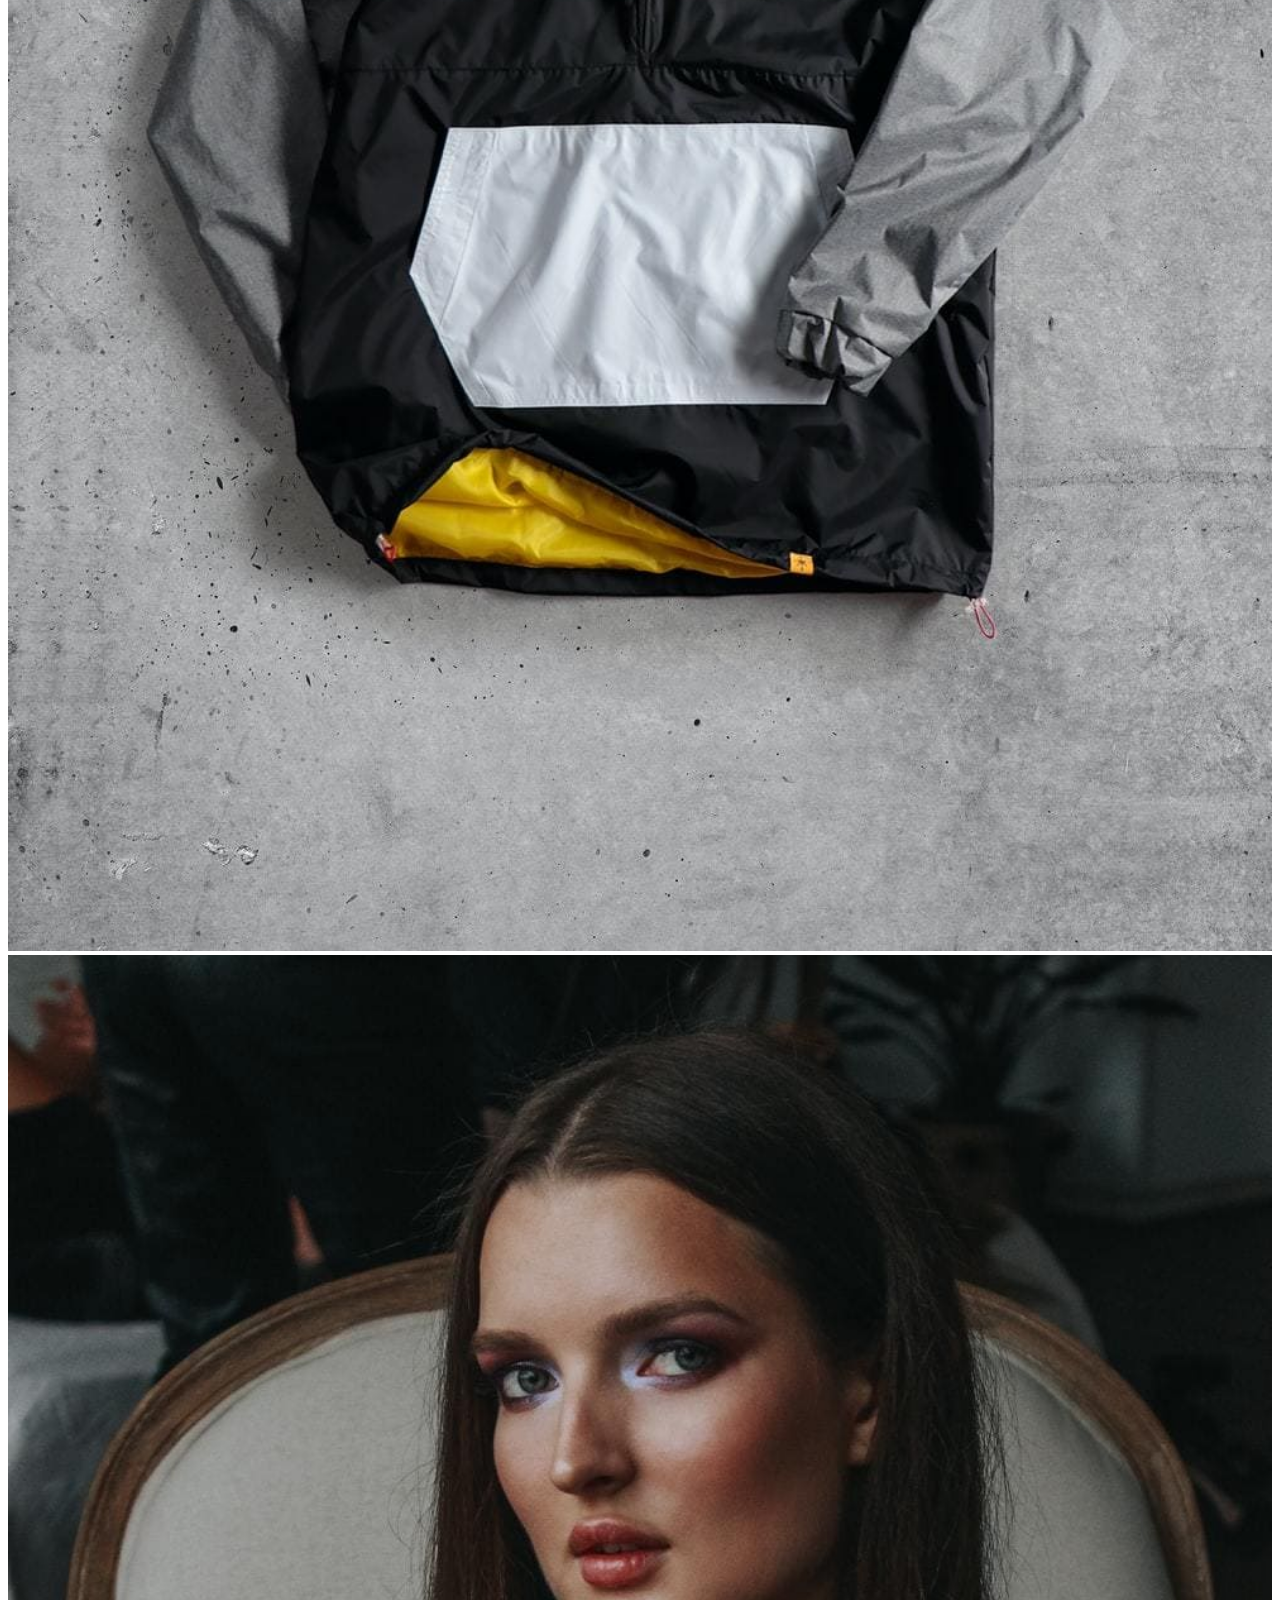
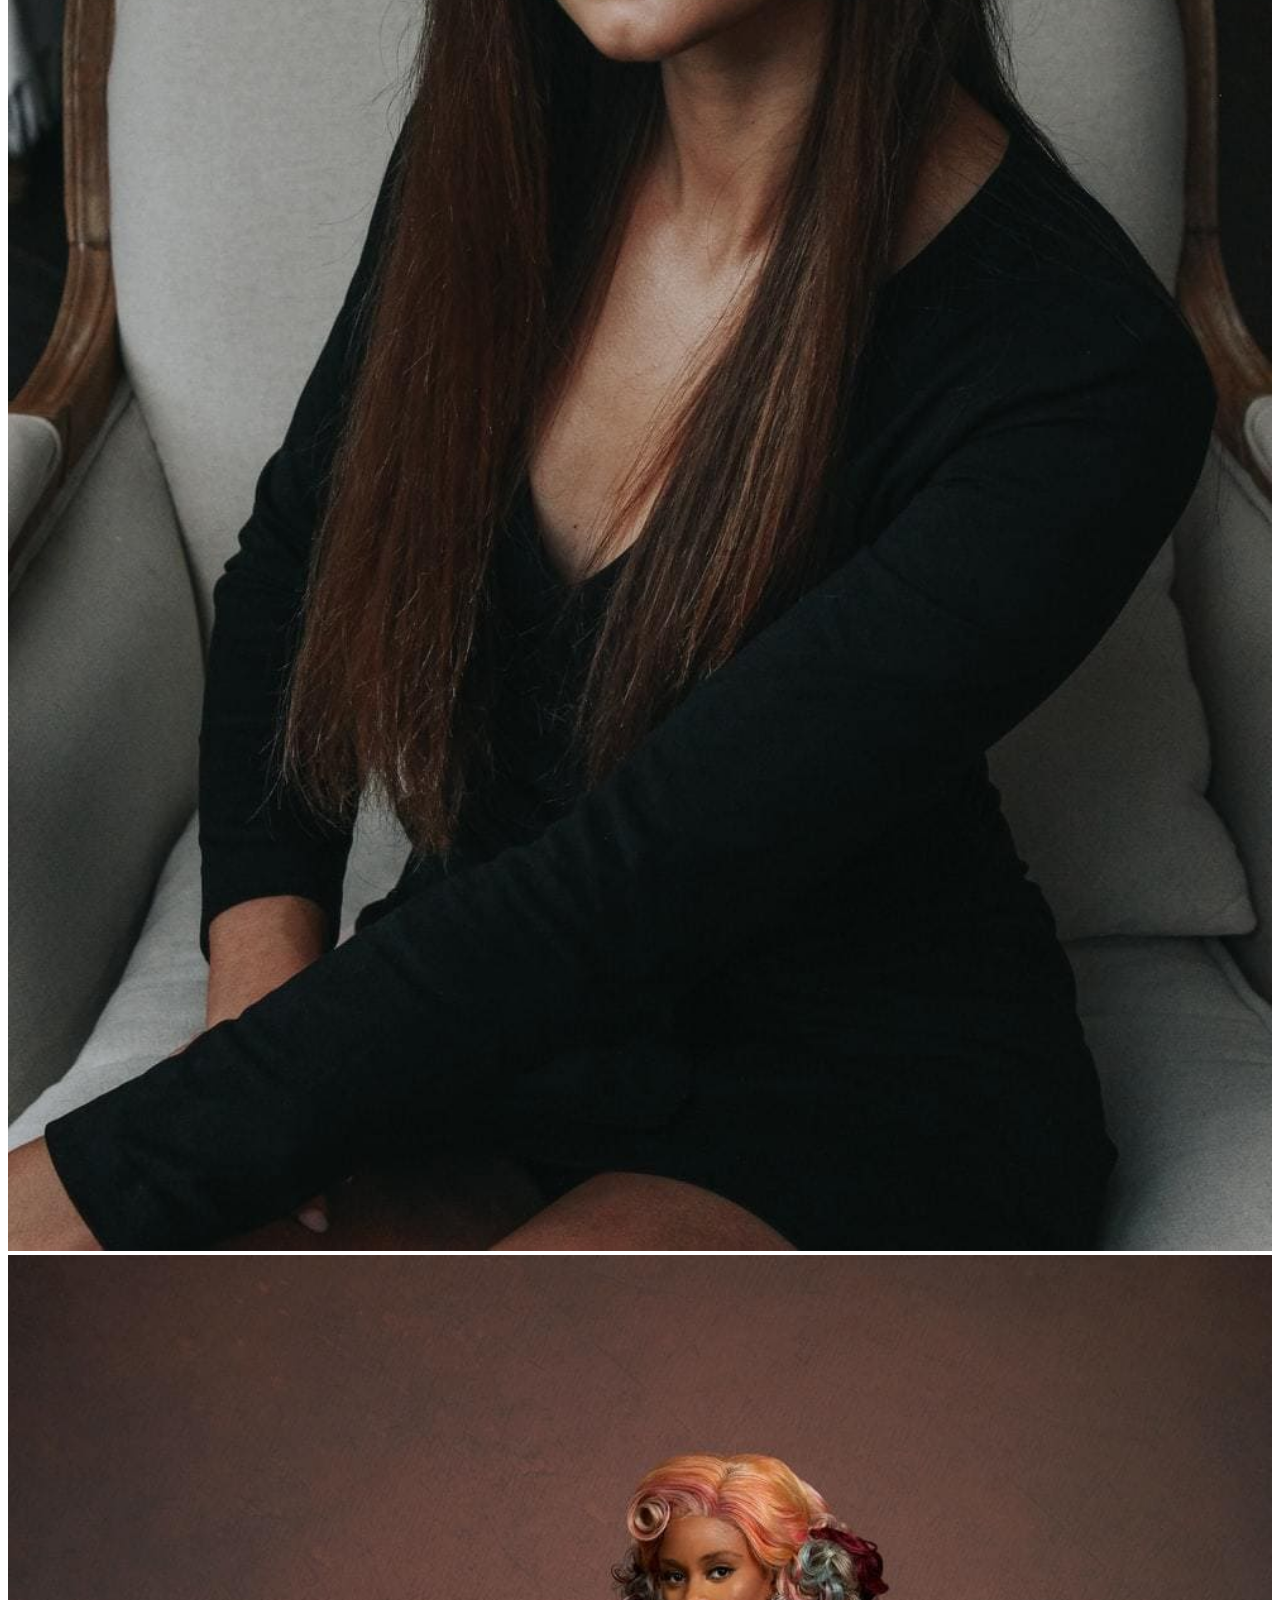
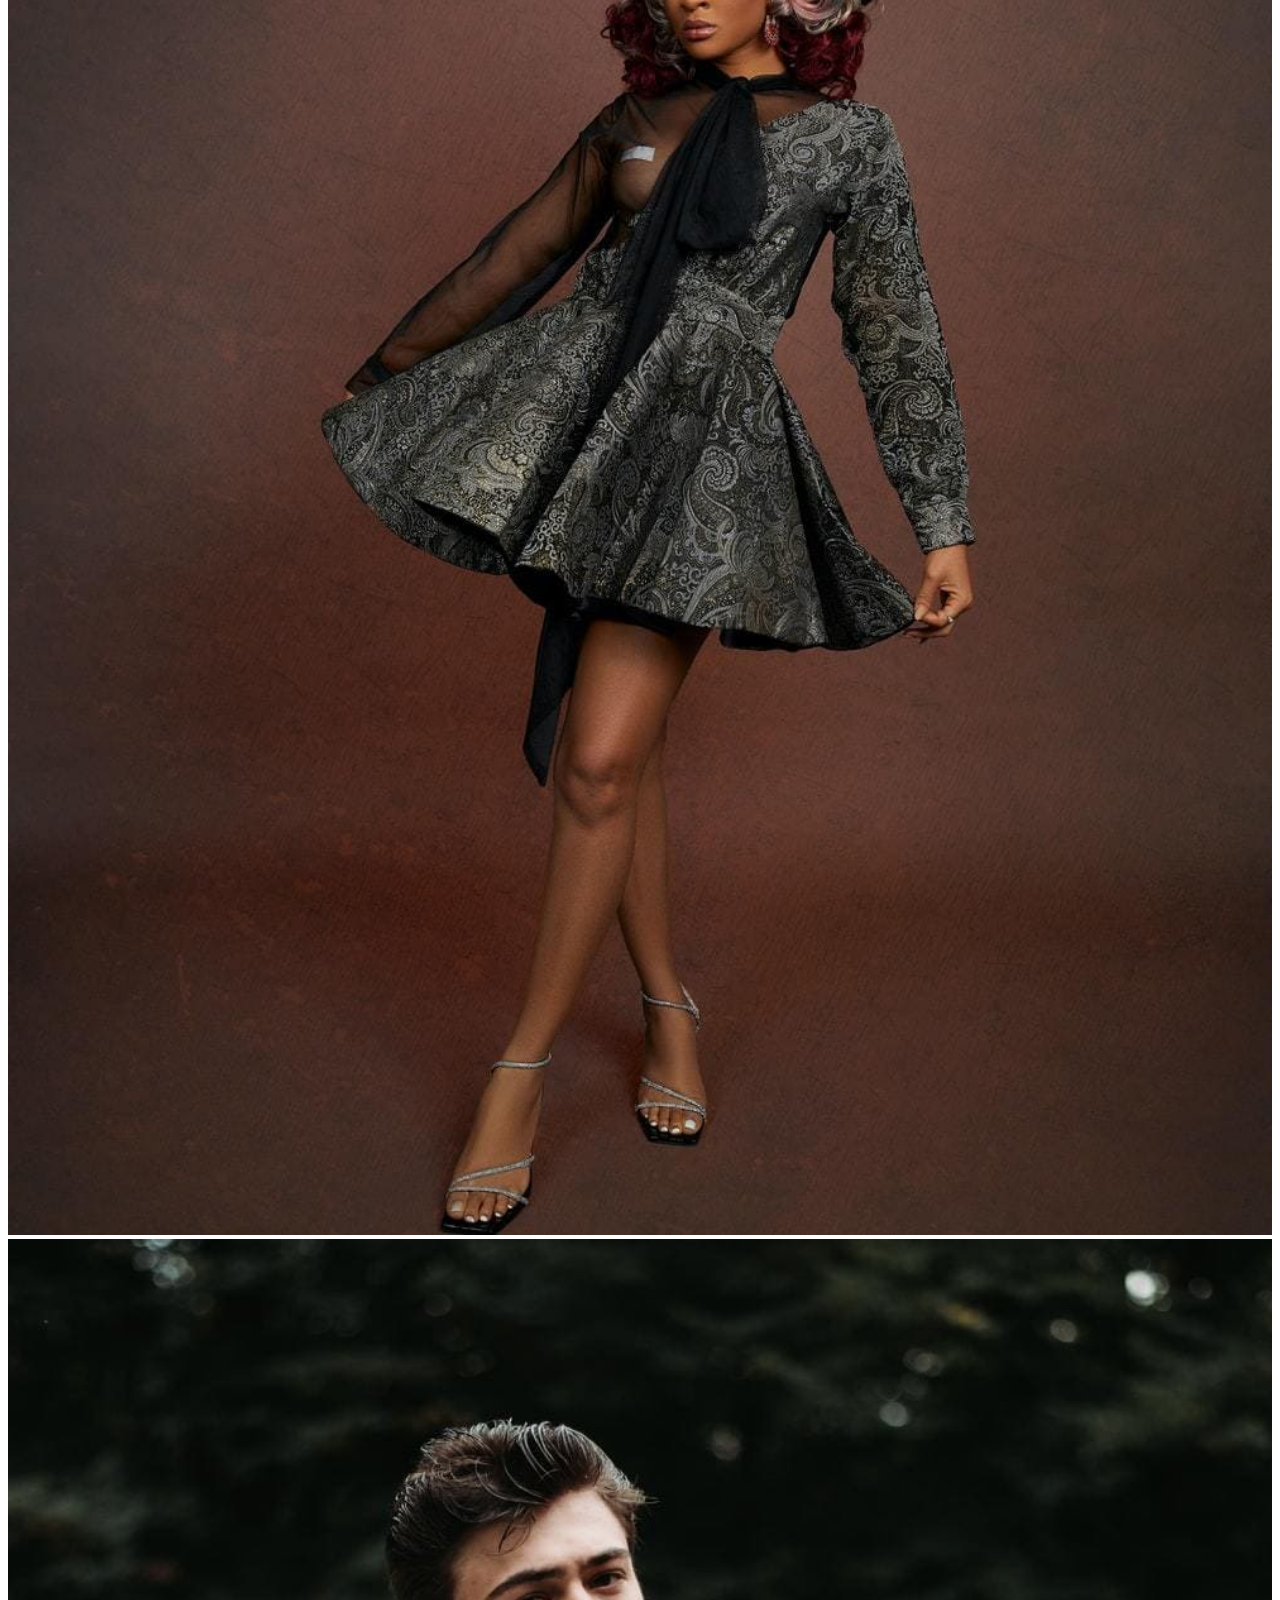
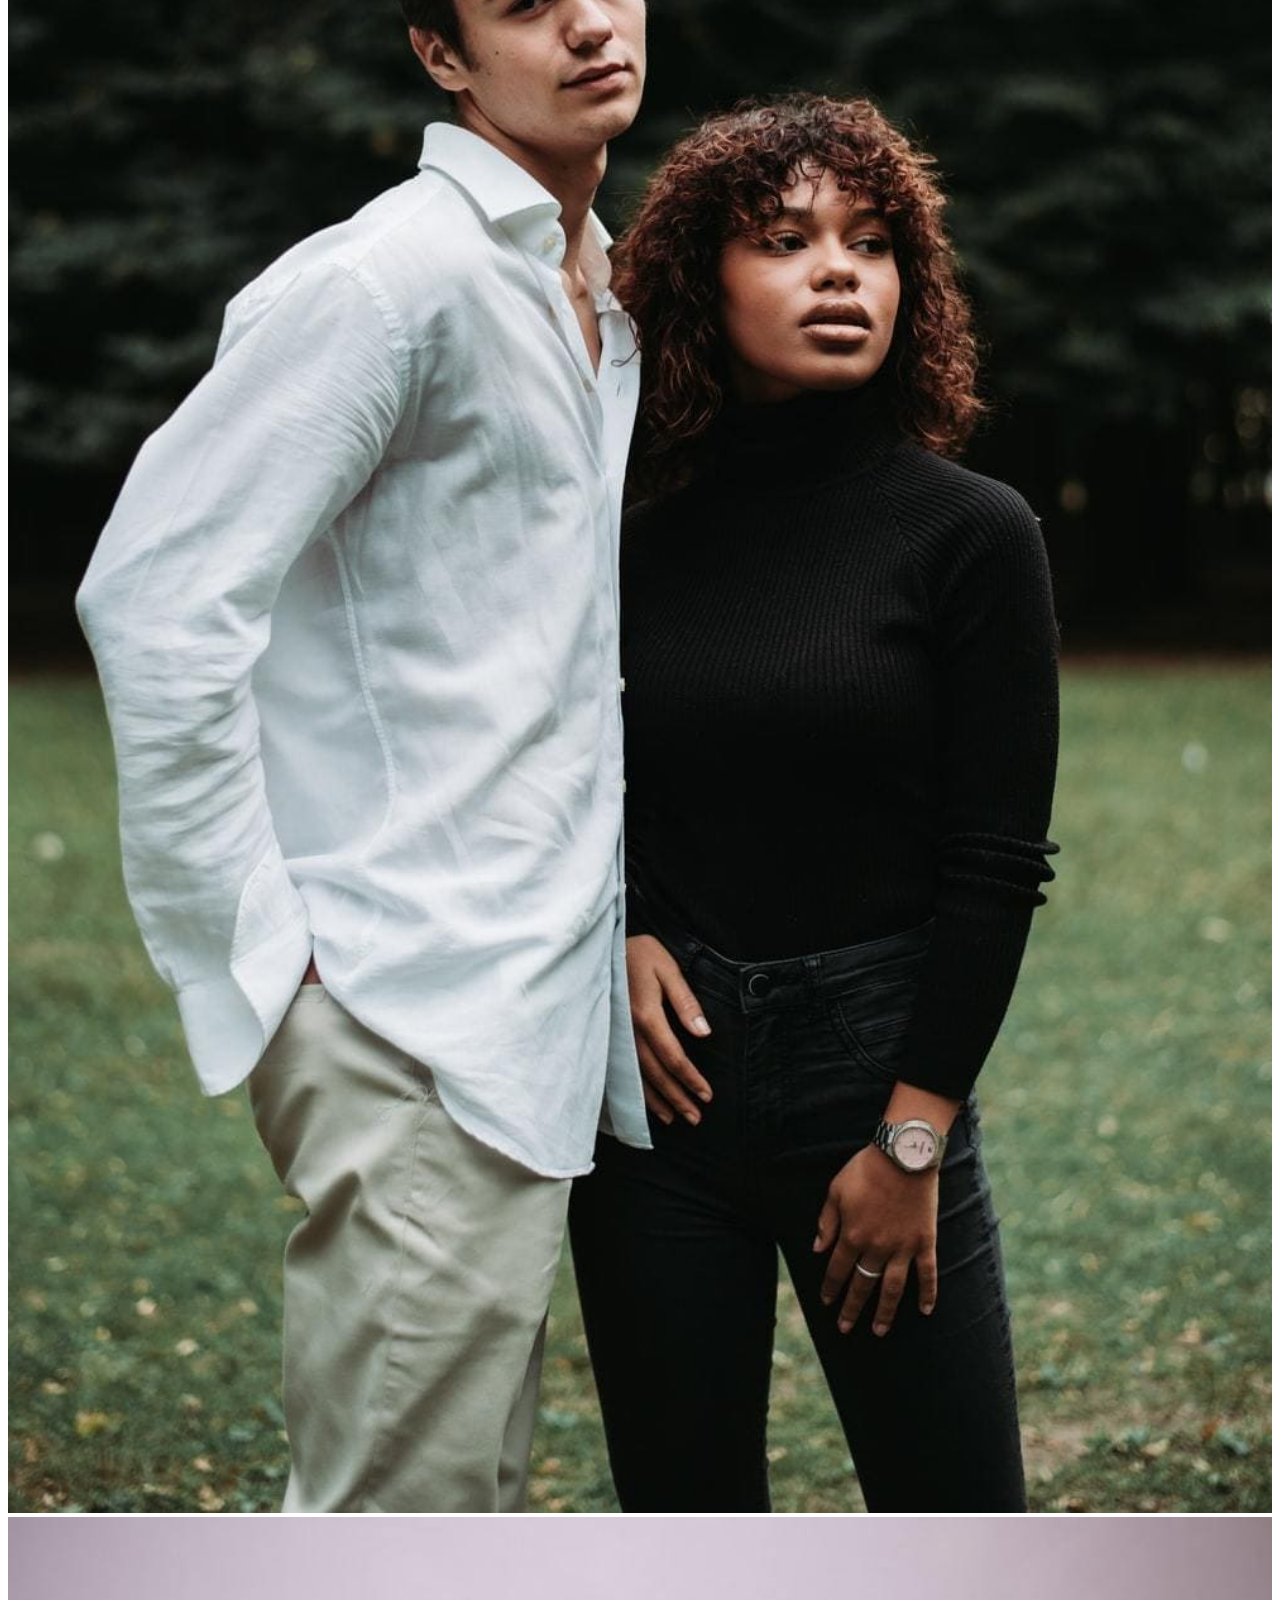
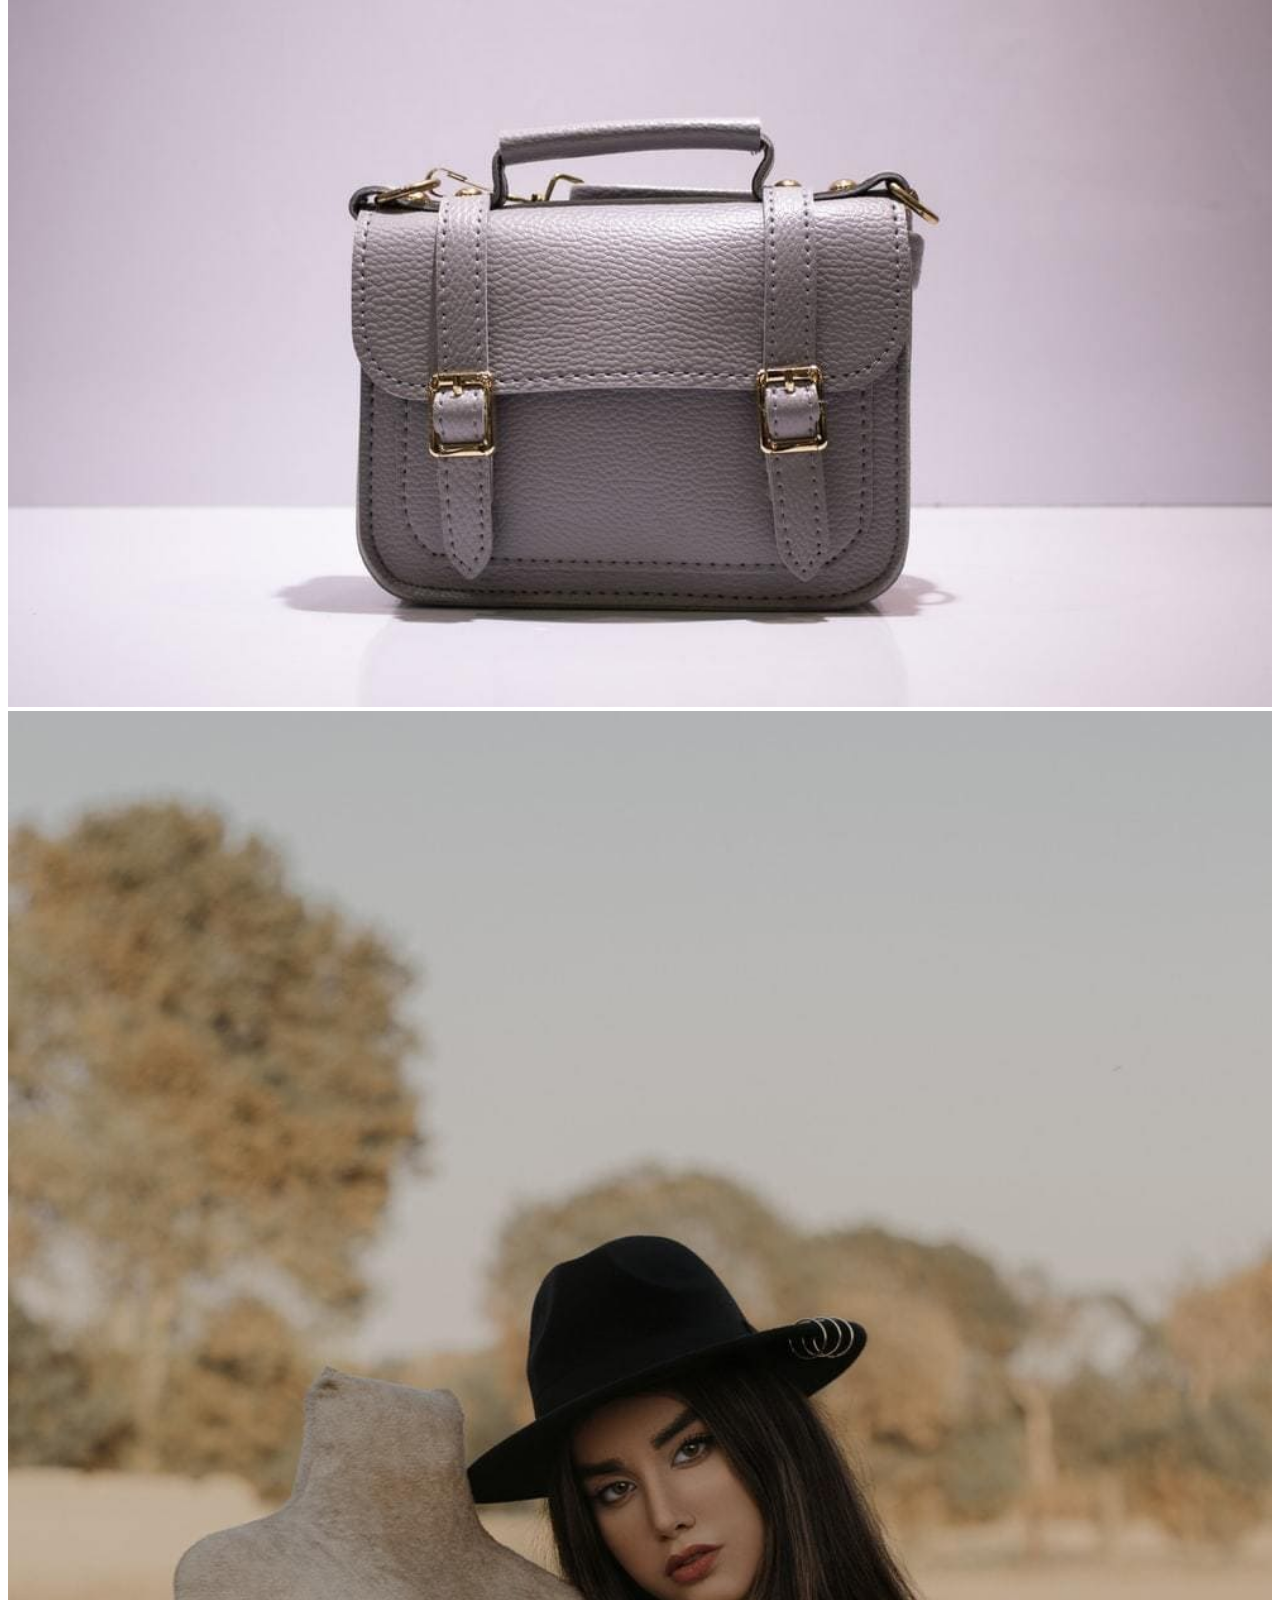
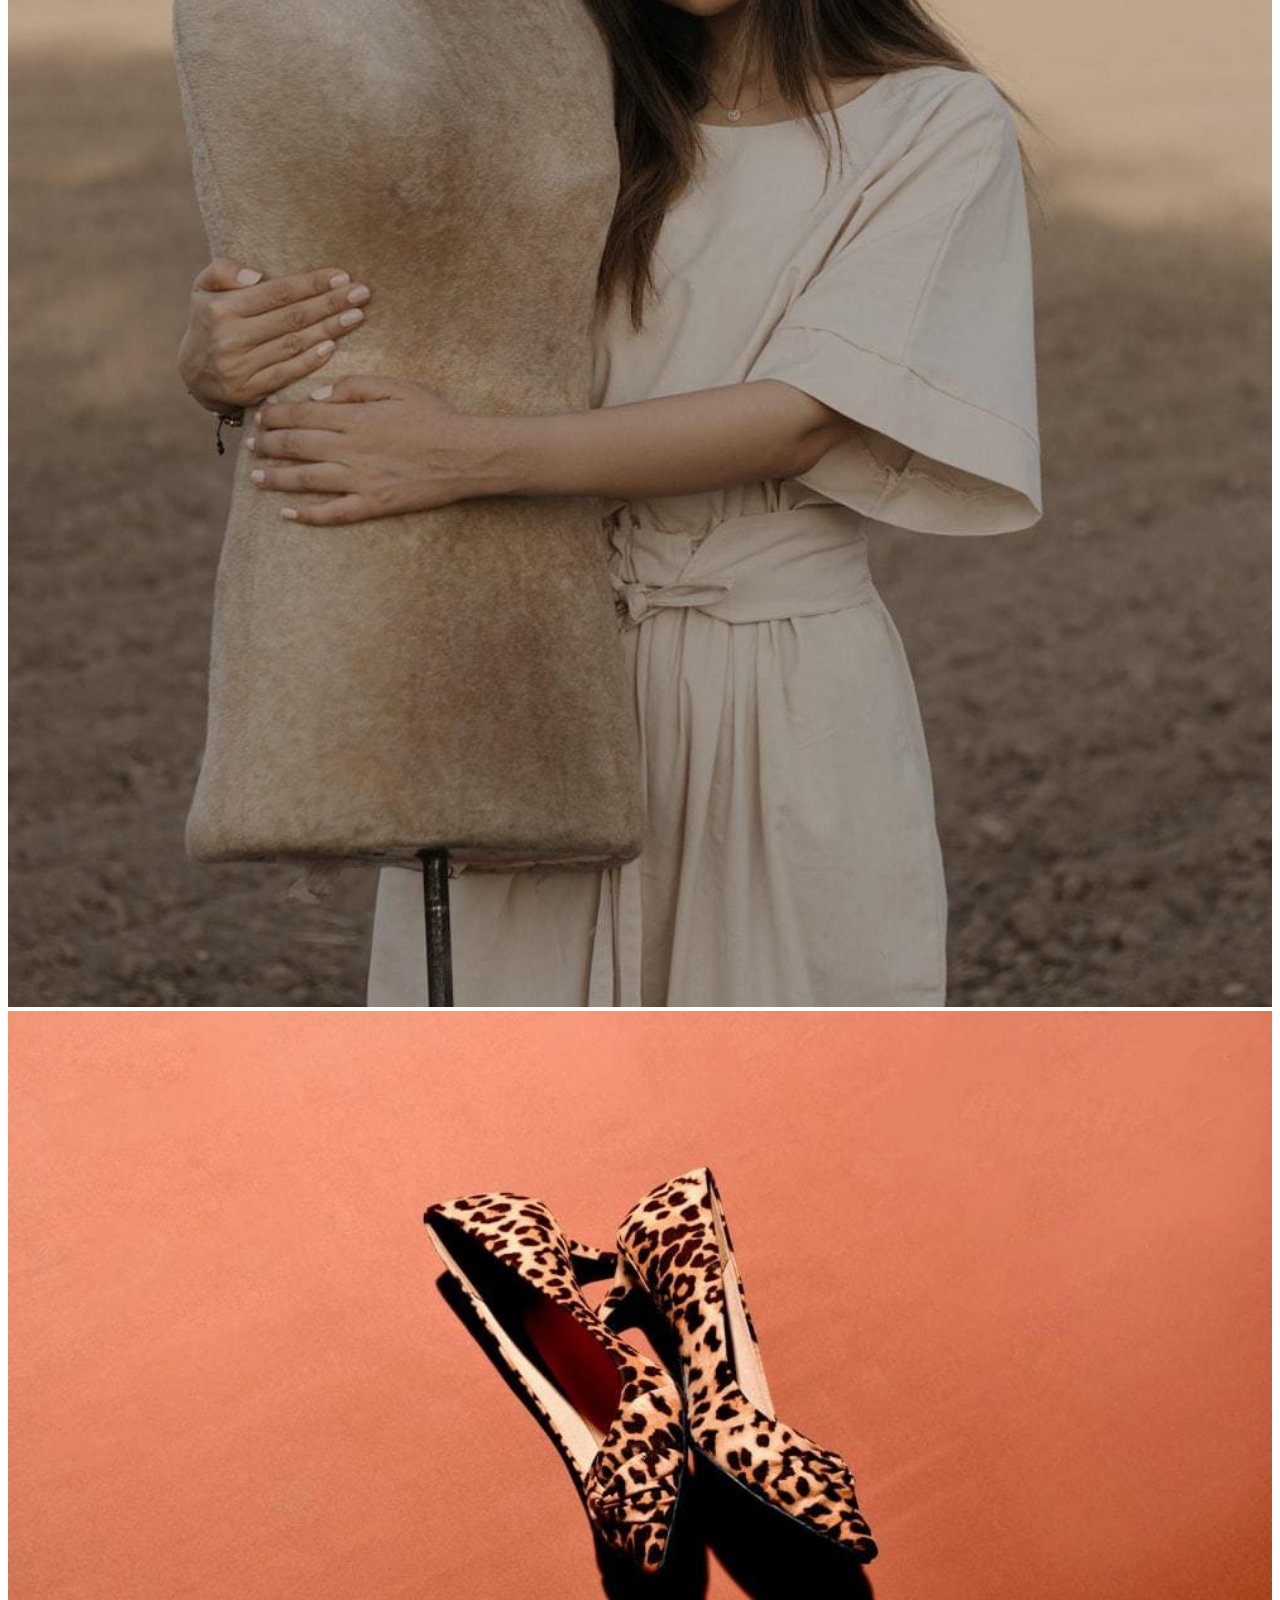
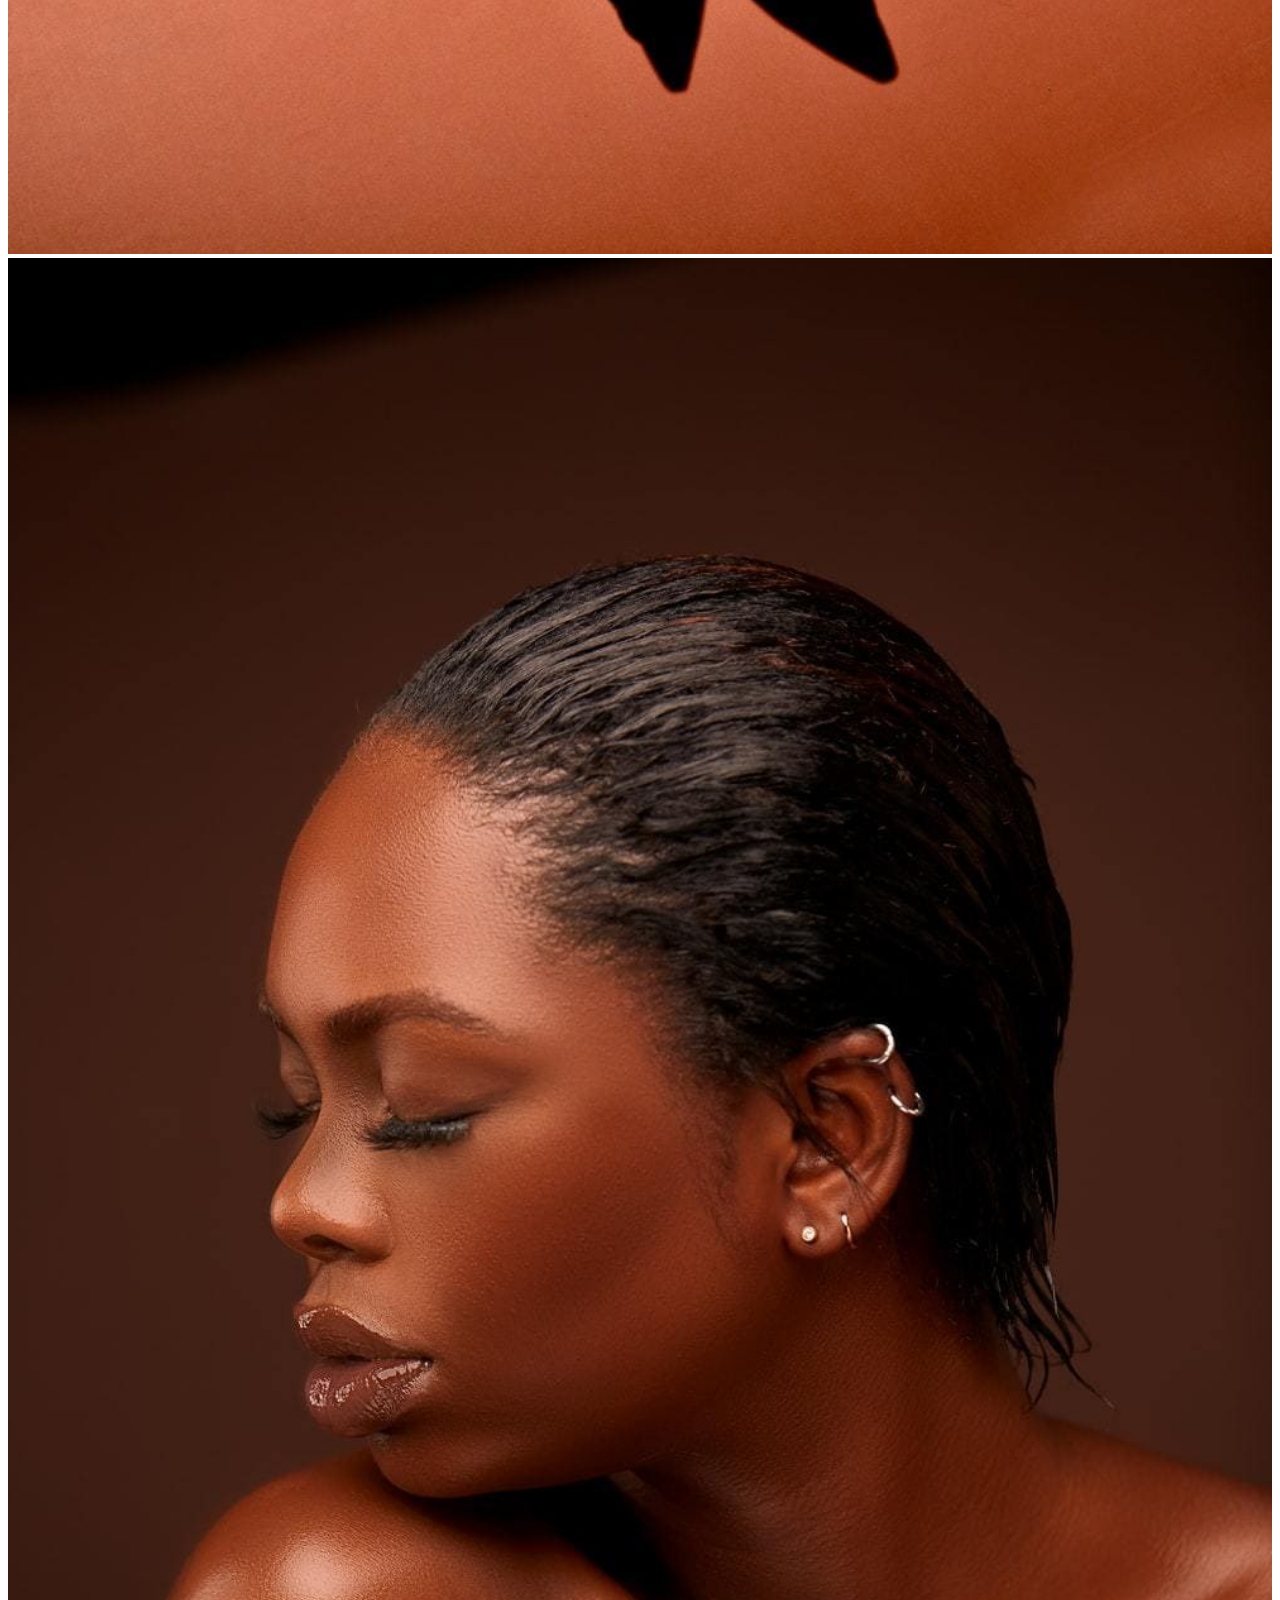
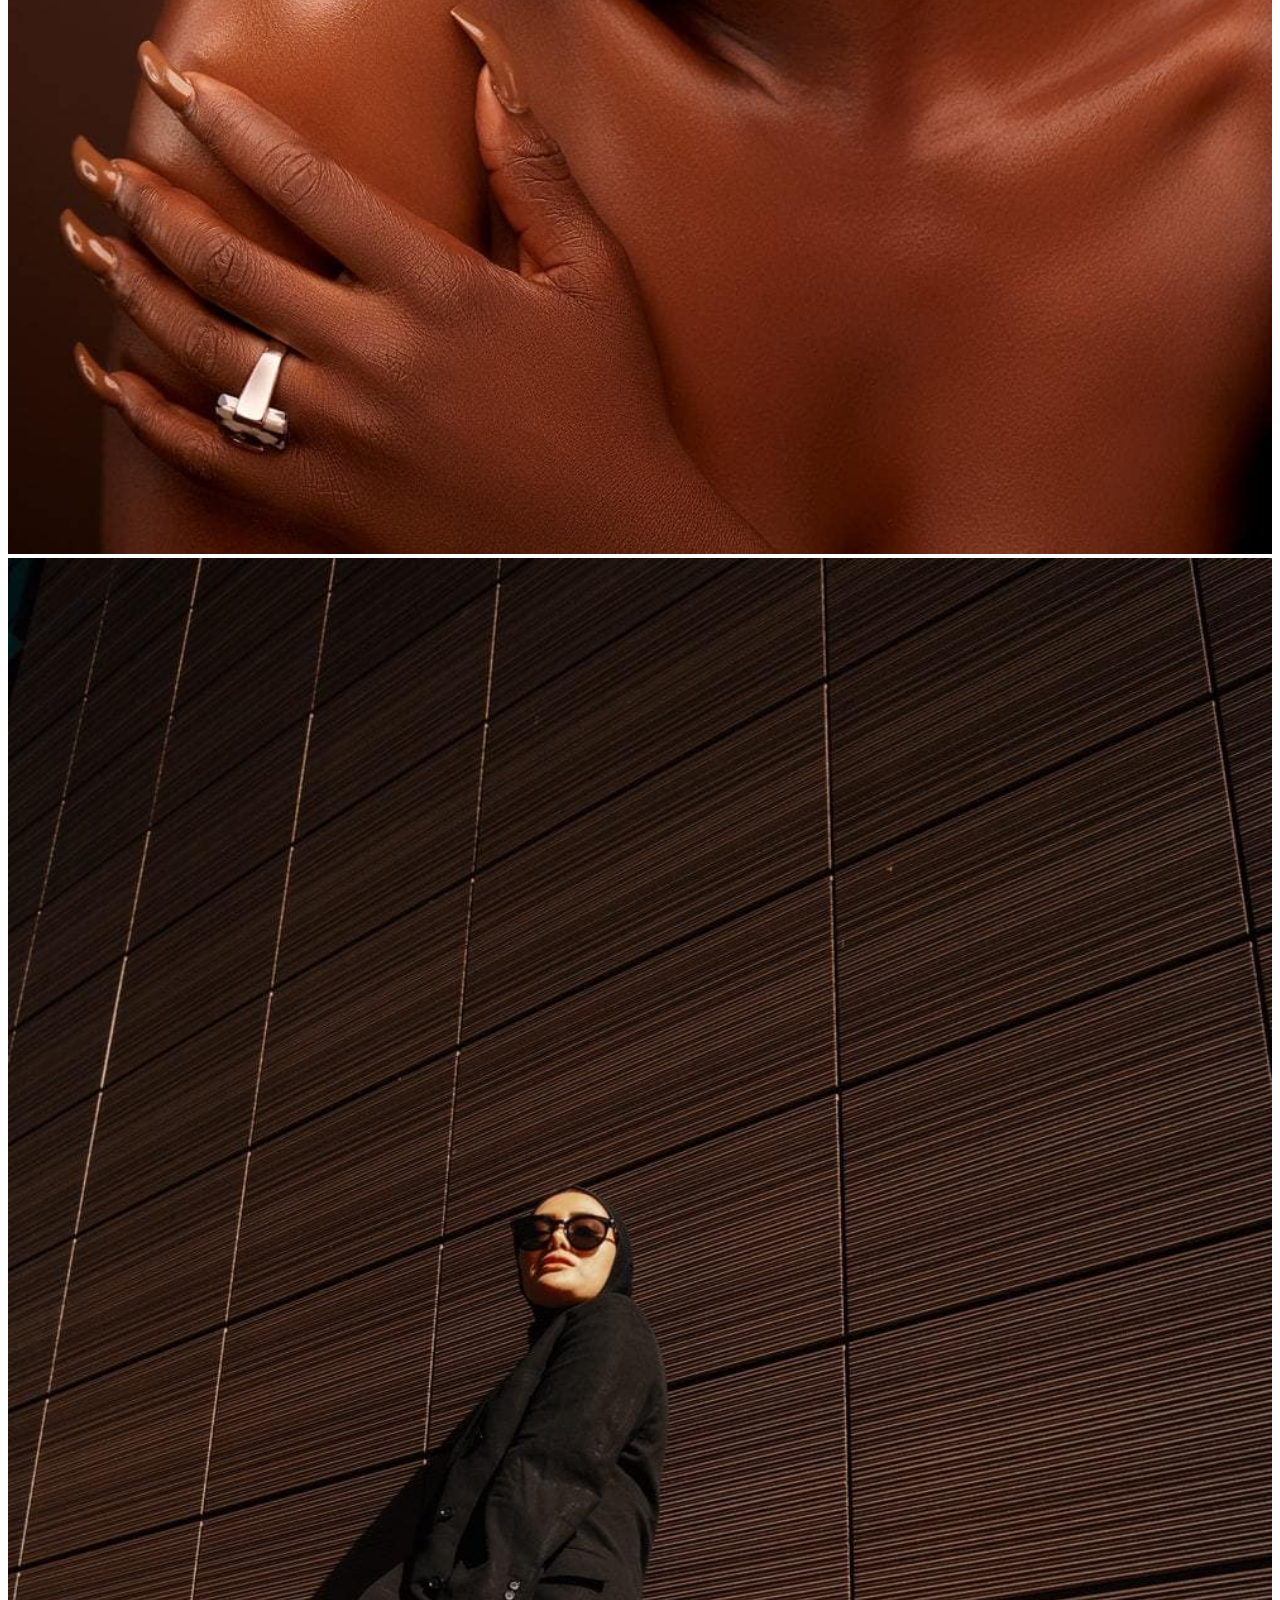
<file: category/fashion/index.html>
<!DOCTYPE html>
<html lang="en">

<head>
    <meta charset="UTF-8">
    <meta http-equiv="X-UA-Compatible" content="IE=edge">
    <meta name="viewport" content="width=device-width, initial-scale=1.0">
    <title>Fashion | Unsplash</title>
    <link rel="shortcut icon" href="../../icon/unsplash-logo.svg"> <!-- icon ตรง tab browser -->

    <link href="https://cdn.jsdelivr.net/npm/bootstrap@5.0.2/dist/css/bootstrap.min.css" rel="stylesheet"
        integrity="sha384-EVSTQN3/azprG1Anm3QDgpJLIm9Nao0Yz1ztcQTwFspd3yD65VohhpuuCOmLASjC" crossorigin="anonymous">
    <script src="https://cdn.jsdelivr.net/npm/bootstrap@5.0.2/dist/js/bootstrap.bundle.min.js"
        integrity="sha384-MrcW6ZMFYlzcLA8Nl+NtUVF0sA7MsXsP1UyJoMp4YLEuNSfAP+JcXn/tWtIaxVXM"
        crossorigin="anonymous"></script>

    <link rel="stylesheet" href="style.css">
    <link rel="stylesheet" href="../../style.css">
    <script src="script.js"></script>

    <link rel="preconnect" href="https://fonts.googleapis.com">
    <link rel="preconnect" href="https://fonts.gstatic.com" crossorigin>
    <link href="https://fonts.googleapis.com/css2?family=Roboto&display=swap" rel="stylesheet">
</head>

<body>

    <div class="container-fluid shadow-sm position-sticky top-0" style="z-index: 1">

        <!-- เพจบาร์ด้านบนสุด -->
        <div class="row bg-white">
            <div class="navbar navbar-expand" style="height: 60px;">

                <!-- ลิงค์หน้าหลักและโลโก้ unsplash -->
                <a href="../../" class="d-flex pointer text-dark" style="height: 100%;">
                    <img src="../../icon/unsplash-logo.svg" height="100%">
                    <div class="d-flex flex-column p-xl-1 justify-content-center d-none d-xl-flex">
                        <span style="line-height: 1.3em;"><b>Unsplash</b></span>
                        <span style="line-height: 1.3em; font-size: .8em;" class="text-nowrap">Photos for
                            everyone</span>
                    </div>
                </a>

                <!-- container สำหรับครอบ search-box และ drop-down -->
                <div class="mx-3 position-relative w-100">
                    <!-- search-box -->
                    <div id="seachBox1" class="input-group rounded-pill py-1 search-box-container"
                        data-bs-toggle="dropdown" aria-expanded="true">
                        <span class="input-group-addon px-2 d-flex justify-content-center align-items-center">
                            <img class="icon-thin" src="../../icon/search.svg" height="60%">
                        </span>
                        <input class="form-control input-non-effect px-0" type="search"
                            placeholder="Search free high-resolution photos"
                            onfocus="setSearchBGAndBorder('white', '#d7d7d7', 0)"
                            onfocusout="setSearchBGAndBorder('#ececec', 'white', 0)">
                        <span class="input-group-addon px-2 d-flex justify-content-center align-items-center">
                            <img class="icon-thin" src="../../icon/scanner.svg" height="60%">
                        </span>
                    </div>

                    <!-- drop-down ของ searchBox -->
                    <ul class="dropdown-menu mt-1 p-3 shadow w-100" aria-labelledby="seachBox1">
                        <li class="mb-4">
                            <label class="form-label" style="font-size: .92em;">Recent Searches · <a
                                    class="hyper-text-b">Clear</a></label>
                            <form class="from form-inline">
                                <button class="btn border px-3 py-2 me-1 mb-1 in-dropdown-btn">icon</button>
                                <button class="btn border px-3 py-2 me-1 mb-1 in-dropdown-btn">web services</button>
                                <button class="btn border px-3 py-2 me-1 mb-1 in-dropdown-btn">reference</button>
                                <button class="btn border px-3 py-2 me-1 mb-1 in-dropdown-btn">flower</button>
                                <button class="btn border px-3 py-2 me-1 mb-1 in-dropdown-btn">wallpaper</button>
                                <button class="btn border px-3 py-2 me-1 mb-1 in-dropdown-btn">tree</button>
                            </form>
                        </li>
                        <li class="mb-4">
                            <label class="form-label" style="font-size: .92em;">Trending Searches</label>
                            <form class="from form-inline">
                                <button class="btn border px-3 py-2 me-1 mb-1 in-dropdown-btn">
                                    <img src="../../icon/graph-up.svg" height="16px" class="me-2">italy
                                </button>
                                <button class="btn border px-3 py-2 me-1 mb-1 in-dropdown-btn">
                                    <img src="../../icon/graph-up.svg" height="16px" class="me-2">night sky
                                </button>
                                <button class="btn border px-3 py-2 me-1 mb-1 in-dropdown-btn">
                                    <img src="../../icon/graph-up.svg" height="16px" class="me-2">flower
                                </button>
                                <button class="btn border px-3 py-2 me-1 mb-1 in-dropdown-btn">
                                    <img src="../../icon/graph-up.svg" height="16px" class="me-2">student house
                                </button>
                                <button class="btn border px-3 py-2 me-1 mb-1 in-dropdown-btn">
                                    <img src="../../icon/graph-up.svg" height="16px" class="me-2">movies
                                </button>
                            </form>
                        </li>
                        <li class="mb-4">
                            <label class="form-label" style="font-size: .92em;">Trending Topic</label>
                            <form class="from form-inline">
                                <div class="btn p-0 border rounded me-1 mb-1">
                                    <img src="../../image/btn-architecture.jpg" height="36px" class="rounded-start">
                                    <span class="btn px-3 py-1 me-1 mb-1 in-dropdown-btn">Architecture & Interior</span>
                                </div>
                                <div class="btn p-0 border rounded me-1 mb-1">
                                    <img src="../../image/btn-fashion.jpg" height="36px" class="rounded-start">
                                    <span class="btn px-3 py-1 me-1 mb-1 in-dropdown-btn">Fashion</span>
                                </div>
                                <div class="btn p-0 border rounded me-1 mb-1">
                                    <img src="../../image/btn-current-events.jpg" height="36px" class="rounded-start">
                                    <span class="btn px-3 py-1 me-1 mb-1 in-dropdown-btn">Current Events</span>
                                </div>
                                <div class="btn p-0 border rounded me-1 mb-1">
                                    <img src="../../image/btn-experimental.jpg" height="36px" class="rounded-start">
                                    <span class="btn px-3 py-1 me-1 mb-1 in-dropdown-btn">Experimental</span>
                                </div>
                                <div class="btn p-0 border rounded me-1 mb-1">
                                    <img src="../../image/btn-film.jpg" height="36px" class="rounded-start">
                                    <span class="btn px-3 py-1 me-1 mb-1 in-dropdown-btn">Film</span>
                                </div>
                            </form>
                        </li>
                        <li>
                            <label class="form-label" style="font-size: .92em;">Trending Collections</label>
                            <form class="from form-inline">
                                <button class="btn border px-3 py-2 me-1 mb-1 in-dropdown-btn">shadyside</button>
                                <button class="btn border px-3 py-2 me-1 mb-1 in-dropdown-btn">the sea</button>
                                <button class="btn border px-3 py-2 me-1 mb-1 in-dropdown-btn">Tokyo</button>
                                <button class="btn border px-3 py-2 me-1 mb-1 in-dropdown-btn">Gaming</button>
                                <button class="btn border px-3 py-2 me-1 mb-1 in-dropdown-btn">Vaccine</button>
                            </form>
                        </li>
                    </ul>
                </div>

                <!-- ปุ่ม/hypertext ที่ลิงค์ไปยังหน้าต่าง -->
                <a class="nav-link hyper-text-b d-none d-xl-flex d-lg-flex d-md-none d-sm-none" href="../../brands/">Brands</a><span class="d-none d-xl-flex d-lg-flex d-md-none d-sm-none">🏆</span>
                <a class="nav-link hyper-text-b text-nowrap ps-2 d-none d-xl-flex d-lg-flex d-md-none d-sm-none" href="../../awards/">Unsplash Awards</a>
                <div class="vertical-line mx-0 mx-xl-3 mx-lg-3"></div>
                <a class="nav-link hyper-text-b text-nowrap" href="../../login/">Log in</a>
                <a class="nav-link hyper-text-b text-nowrap px-0" href="#">
                    <input class="btn border-secondary hyper-text-b custom-outline-btn" type="button"
                        value="Submit a photo">
                </a>

                <!-- เมนูบาร์ขวาสุด -->
                <a class="nav-link icon-thin" href="#" id="listMenu" class="dropdown-toggle" data-bs-toggle="dropdown"
                    aria-expanded="false">
                    <img src="../../icon/list.svg">
                </a>

                <!-- dropdown ของเมนูบาร์ขวาสุด -->
                <div class="dropdown-menu me-3 p-0 dropdown-animation bg-transparent border-0"
                    aria-labelledby="listMenu" style="right: 0; left: auto;">
                    <div class="row p-4 bg-light border-top border-start border-end rounded-top shadow">
                        <div class="col d-flex flex-row">
                            <div class="col-4 d-flex align-items-start justify-content-center">
                                <img src="../../icon/company.svg">
                            </div>
                            <div class="col-8 pe-3 text-nowrap" style="font-size: .9em;">
                                <span class="py-4"><b>Company</b></span>
                                <li class="my-2"><a class="hyper-text-b">About</a></li>
                                <li class="my-2"><a class="hyper-text-b" href="../../brands/">Brands</a></li>
                                <li class="my-2"><a class="hyper-text-b">Blog</a></li>
                                <li class="my-2"><a class="hyper-text-b">History</a></li>
                                <li class="my-2"><a class="hyper-text-b">Join the team</a></li>
                                <li class="my-2"><a class="hyper-text-b">Press</a></li>
                                <li class="my-2"><a class="hyper-text-b">Contact us</a></li>
                                <li class="my-2"><a class="hyper-text-b">Help</a></li>
                            </div>
                        </div>
                        <div class="col d-flex flex-row px-4">
                            <div class="col-4 d-flex align-items-start justify-content-center">
                                <img src="../../icon/product.svg">
                            </div>
                            <div class="col-8 pe-3 text-nowrap" style="font-size: .9em;">
                                <span class="py-4"><b>Product</b></span>
                                <li class="my-2"><a class="hyper-text-b">Explore</a></li>
                                <li class="my-2"><a class="hyper-text-b">DevelopersAPI</a></li>
                                <li class="my-2"><a class="hyper-text-b">Unsplash Dataset</a></li>
                                <li class="my-2"><a class="hyper-text-b">Unsplash for iOS</a></li>
                                <li class="my-2"><a class="hyper-text-b">Apps & Plugin</a></li>
                            </div>
                        </div>
                        <div class="col d-flex flex-row">
                            <div class="col-4 d-flex align-items-start justify-content-center">
                                <img src="../../icon/community.svg">
                            </div>
                            <div class="col-8 pe-5 text-nowrap" style="font-size: .9em;">
                                <span class="py-4"><b>Community</b></span>
                                <li class="my-2"><a class="hyper-text-b">Become a Contributor</a></li>
                                <li class="my-2"><a class="hyper-text-b">Topics</a></li>
                                <li class="my-2"><a class="hyper-text-b">Collections</a></li>
                                <li class="my-2"><a class="hyper-text-b">Trends</a></li>
                                <li class="my-2"><a class="hyper-text-b" href="../../awards/">Unsplash Awards</a></li>
                                <li class="my-2"><a class="hyper-text-b">Stats</a></li>
                            </div>
                        </div>
                    </div>
                    <div class="row bg-light px-4 py-3 border rounded-bottom shadow">
                        <div class="col-8" style="font-size: .9em;">
                            <a class="hyper-text-b me-3">License</a>
                            <a class="hyper-text-b me-3">Privacy Policy</a>
                            <a class="hyper-text-b me-3">Terms</a>
                            <a class="hyper-text-b me-3">Security</a>
                        </div>
                        <div class="col-4 d-flex justify-content-end">
                            <img src="../../icon/twitter.svg" height="20px" class="icon-thin mx-2">
                            <img src="../../icon/facebook.svg" height="20px" class="icon-thin mx-2">
                            <img src="../../icon/instagram.svg" height="20px" class="icon-thin mx-2">
                        </div>
                    </div>
                    <div class="dropdown-indent-shape"></div>
                </div>
            </div>
        </div>

        <!-- เพจบาร์ตรง category รูป -->
        <div class="row bg-white">
            <div class="navbar navbar-expand pb-0 overflow-auto text-nowrap">
                <a href="../../" class="nav-link px-0 py-3 mx-3 underline-hover hyper-text-b">
                    Editorial</a>
                <div class="vertical-line"></div>
                <a href="../../category/3d-renders/" class="nav-link px-0 py-3 mx-3 underline-hover hyper-text-b">3D
                    Renders</a>
                <a href="../../category/architecture-and-interior/"
                    class="nav-link px-0 py-3 mx-3 underline-hover hyper-text-b">Architecture & Interior</a>
                <a href="../../category/current-events/"
                    class="nav-link px-0 py-3 mx-3 underline-hover hyper-text-b">Current
                    Events</a>
                <a href="../../category/experimental/"
                    class="nav-link px-0 py-3 mx-3 underline-hover hyper-text-b">Experimental</a>
                <a href="" class="nav-link px-0 py-3 mx-3 underline-hover hyper-text-b"
                    style="border-bottom: 2px solid black">Fashion</a>
                <a href="" class="nav-link px-0 py-3 mx-3 underline-hover hyper-text-b">Flim</a>
                <a href="" class="nav-link px-0 py-3 mx-3 underline-hover hyper-text-b">Food & Drink</a>
                <a href="" class="nav-link px-0 py-3 mx-3 underline-hover hyper-text-b">Health & Wellness</a>
                <a href="" class="nav-link px-0 py-3 mx-3 underline-hover hyper-text-b">Nature</a>
                <a href="" class="nav-link px-0 py-3 mx-3 underline-hover hyper-text-b">People</a>
                <a href="" class="nav-link px-0 py-3 mx-3 underline-hover hyper-text-b">Street Photography</a>
            </div>
        </div>
    </div>

    <div class="container">
        <div class="row" style="padding-bottom: 100px;padding-top: 70px;">
            <div class="col-xl-6 col-lg-12 col-md-12 col-sm-12">
                <h1 style="font-weight: 800;">Fashion</h1>
                <h2 style="font-size: 19px;">From street-style shots to editorial photography — find the latest trends
                    in beauty and fashion.</h2>
            </div>
            <div class="col-xl-2 col-lg-0 col-md-0 col-sm-0"></div>
            <div class="col-xl-4 col-lg-12 col-md-12 col-sm-12">
                <div class="box">
                    <div style="display: flex; justify-content: space-between;">
                        <p style="margin-top: 5%; margin-left: 5%;"><img src="icon/icon1.svg"
                                style="margin-right: 10px;width: 18px;">Status</p>
                        <div class="p" style="margin-top: 5%; margin-left: 5%;margin-right: 3%;">&nbsp;&nbsp;<div
                                class="circle"></div>Open&nbsp;</div>
                    </div>
                    <div class="line"></div>
                    <div style="display: flex; justify-content: space-between;">
                        <p style="margin-top: 5%; margin-left: 5%;"><img src="icon/icon2.svg"
                                style="margin-right: 10px;width: 18px;">Curator</p>
                        <p style="margin-top: 5%; margin-left: 5%;margin-right: 3%;"><img src="icon/unsplash-logo.svg">
                        </p>
                    </div>
                    <div class="line"></div>
                    <div style="display: flex; justify-content: space-between;">
                        <p style="margin-top: 5%; margin-left: 5%;"><img src="icon/icon3.svg"
                                style="margin-right: 10px;width: 18px;">Contributions</p>
                        <p style="margin-top: 5%; margin-left: 5%;margin-right: 3%;"><strong>6.5k</strong></p>
                    </div>
                    <div class="line"></div>
                    <div style="display: flex; justify-content: space-between;">
                        <p style="margin-top: 5%; margin-left: 5%;"><img src="icon/icon4.svg"
                                style="margin-right: 10px;width: 18px;">Top contributors</p>
                        <div style="margin-top: 5%; margin-left: 5%;margin-right: 3%;">
                            <img src="user-icon/10.jpg" style="border-radius: 50%;width: 16px;margin-left:5px">
                            <img src="user-icon/11.jpg" style="border-radius: 50%;width: 16px;margin-left:5px">
                            <img src="user-icon/17.jpg" style="border-radius: 50%;width: 16px;margin-left:5px">
                            <img src="user-icon/13.jpg" style="border-radius: 50%;width: 16px;margin-left:5px">
                            <img src="user-icon/1.jpg" style="border-radius: 50%;width: 16px;margin-left:5px">
                        </div>
                    </div>
                </div>
                <button type="button" class="btn btn-dark" style="margin-top:16px;width:100%">Submit to <strong>
                        Fashion</strong></button>
            </div>
        </div>
        <!-- element สำหรับ insert รูป -->
        <div id="gallery" class="row"></div>

    </div>

    <!-- element สำหรับแสดง detail รูป -->
    <div id="photoDetail" class="container-fluid p-0 position-fixed photo-detail-overlay" style="display: none;"></div>

</body>

</html>
</file>
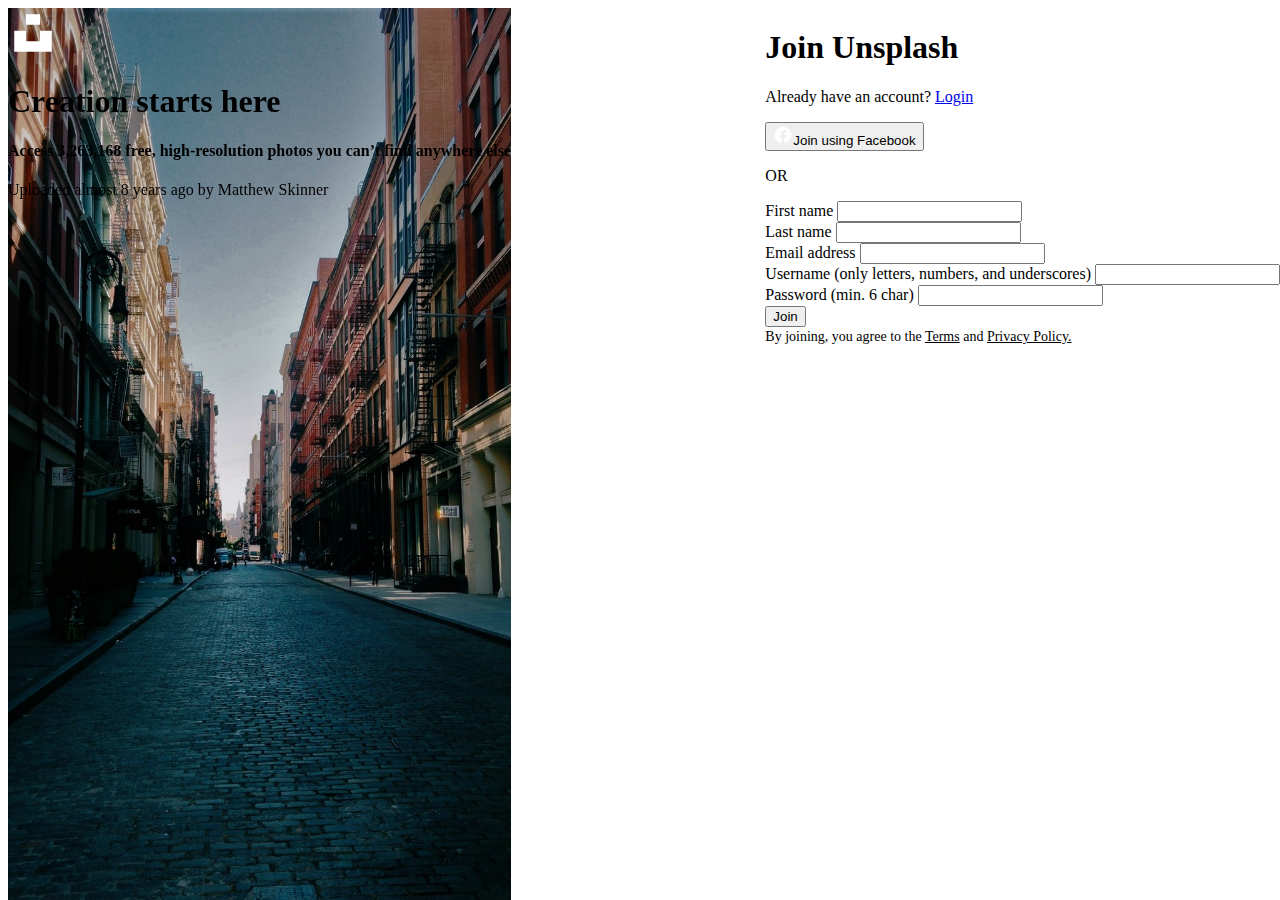
<file: login/register/index.html>
<!DOCTYPE html>
<html lang="en">

<head>
    <meta charset="UTF-8">
    <meta http-equiv="X-UA-Compatible" content="IE=edge">
    <meta name="viewport" content="width=device-width, initial-scale=1.0">
    <title>Join Unsplash | Unsplash</title>
    <link rel="shortcut icon" href="../../icon/unsplash-logo.svg">

    <link href="https://cdn.jsdelivr.net/npm/bootstrap@5.0.2/dist/css/bootstrap.min.css" rel="stylesheet"
        integrity="sha384-EVSTQN3/azprG1Anm3QDgpJLIm9Nao0Yz1ztcQTwFspd3yD65VohhpuuCOmLASjC" crossorigin="anonymous">
    <script src="https://cdn.jsdelivr.net/npm/bootstrap@5.0.2/dist/js/bootstrap.bundle.min.js"
        integrity="sha384-MrcW6ZMFYlzcLA8Nl+NtUVF0sA7MsXsP1UyJoMp4YLEuNSfAP+JcXn/tWtIaxVXM"
        crossorigin="anonymous"></script>

    <link rel="stylesheet" href="style.css">
    <script src="script.js"></script>
</head>

<body>
    <div class="container-fluid p-0 d-flex">

        <div class="row">

            <div id="leftElement"
                class="col-xl-5 col-lg-5 col-md-12 col-sm-12 image-background d-flex flex-column p-5 text-light justify-content-between">
                <div class="row p-4">
                    <span>
                        <img src="icon/unsplash-logo.svg" height="50px">
                    </span>
                </div>
                <div class="row p-3">
                    <h1 class="display-5 fw-bold text-nowrap">Creation starts here</h1>
                    <h4 class="pt-3">Access 3,263,168 free, high-resolution photos you can’t find anywhere else</h4>
                </div>
                <div class="row ps-4">
                    <p>Uploaded almost 8 years ago by Matthew Skinner</p>
                </div>
            </div>

            <div id="rightElement" class="col-xl-7 col-lg-7 col-md-12 col-sm-12 justify-content-center p-5">
                <div class="row pt-5">
                    <h1 class="display-4 fw-bold text-center">Join Unsplash</h1>
                </div>
                <div class="row p-2">
                    <p class="text-center">Already have an account? <a href="../"
                            class="text-muted text-decoration-underline">Login</a></p>
                </div>
                <div class="form p-5">
                    <form class="d-flex flex-column align-items-center">
                        <div class="d-grid col-10">
                            <button
                                class="btn btn-primary p-2 btn-inline d-flex justify-content-center align-items-center">
                                <img class="me-2" src="icon/facebook.svg" height="20px">Join using Facebook</button>
                        </div>
                        <p class="text-center pt-4">OR</p>
                        <div class="col-10 d-flex">
                            <div class="col-6 pe-2">
                                <label class="form-label">First name</label>
                                <input type="text" class="form-control border-1 border-secondary">
                            </div>
                            <div class="col-6 ps-3">
                                <label class="form-label">Last name</label>
                                <input type="text" class="form-control border-1 border-secondary">
                            </div>
                        </div>
                        <div class="col-10 pt-4">
                            <label class="form-label">Email address</label>
                            <input type="email" class="form-control border-1 border-secondary">
                        </div>
                        <div class="col-10 pt-4">
                            <label class="form-label">Username <span class="text-muted">(only letters, numbers, and
                                    underscores)</span></label>
                            <input type="email" class="form-control border-1 border-secondary">
                        </div>
                        <div class="col-10 pt-4">
                            <label class="form-label">Password <span class="text-muted">(min. 6 char)</span></label>
                            <input type="password" class="form-control border-1 border-secondary">
                        </div>
                        <div class="d-grid col-10 pt-4">
                            <button
                                class="btn btn-dark p-2 btn-inline d-flex justify-content-center align-items-center">Join</button>
                        </div>
                        <span style="font-size:14px" class="text-muted pt-4">By joining, you agree to the
                            <ins>Terms</ins> and <ins>Privacy Policy.</ins></span>
                    </form>
                </div>
            </div>

        </div>

    </div>
</body>

</html>
</file>
<file: style.css>
body {
    font-family: 'Roboto', sans-serif;
    font-size: .9em;
}

a {
    text-decoration: none;
}

button:not([disabled]):not(.disabled).active, button:not([disabled]):not(.disabled):active {
    transition: .2s;
    box-shadow: none;
    opacity: .8;
}

button:not([disabled]):not(.disabled).focus, button:not([disabled]):not(.disabled):focus {
    box-shadow: none;
}

.pointer:hover {
    cursor: pointer;
}

.hyper-text-b {
    transition: .25s;
    color: black;
    opacity: .6;
    font-size: .9em;
}

.hyper-text-b:hover {
    color: black;
}

.hyper-text-b:focus {
    color: black;
}

.hyper-text-w {
    transition: .25s;
    color: white;
    opacity: .8;
    font-size: .9em;
}

.hyper-text-w:hover {
    color: white;
}

.hyper-text-w:focus {
    color: white;
}

.hyper-text-b:hover, .hyper-text-w:hover {
    opacity: 1;
    cursor: pointer;
}

.hyper-text-b:focus, .hyper-text-w:focus {
    box-shadow: none;
}

.vertical-line {
    width: 1px;
    height: 65%;
    background: #d8d4d4;
}

.underline-hover {
    border-bottom: 2px solid transparent;
}

.underline-hover:hover {
    border-bottom: 2px solid black;
    cursor: pointer;
    color: black;
}

.picture-cover {
    background-image: url("image/main-page-cover.png");
    background-repeat: no-repeat;
    background-position: center;
    background-size: cover;
}

.icon-thin {
    transition: .3s;
    opacity: .5;
}

.icon-thin:hover {
    opacity: .8;
    cursor: pointer;
}

.search-box-container {
    transition: .3s;
    background: #f0ecec;
    border: 1px solid white;
}

.in-dropdown-btn {
    font-size: .9em;
    color: hsl(0, 0%, 0%, 70%);
}

.in-dropdown-btn:hover {
    background: #f4f4f4;
    color: hsl(0, 0%, 0%, 70%);
}

.dropdown-indent-shape {
    width: 20px;
    height: 20px;
    background: #f8f9fa;
    transform: rotateZ(45deg);
    position: absolute;
    right: 10px;
    top: -10px;
    border-top: 1px solid #dce4e4;
    border-left: 1px solid #dce4e4;
}

.dropdown-animation {
    transform-origin: top right;
    animation: scale-up .2s;
}

.input-non-effect {
    font-size: .96em;
    background: transparent;
    border: 0px solid black;
}

.input-non-effect:focus {
    background: transparent;
    box-shadow: none;
}

.custom-outline-btn {
    font-size: .9em;
    opacity: 1;
}

.custom-outline-btn:hover {
    border: 1px solid black;
}

.custom-outline-btn:focus {
    box-shadow: none;
}

.awards-cover {
    opacity: 1;
    transition: .3s;
    background-image: url("icon/leaves.svg");
    background-repeat: no-repeat;
    background-position: center;
    background-size: 30%;
    background-color: black;
}

.awards-cover:hover {
    opacity: .92;
    cursor: pointer;
}

.detail-hover:hover {
    cursor: zoom-in;
}

.detail-hover:hover .photo-overlay-1 {
    display: flex;
}

.detail-hover:hover .photo-overlay-2 {
    display: flex;
}

.detail-hover:hover .photo-overlay-3 {
    display: flex;
}

.photo-overlay-1 {
    display: none;
    position: absolute;
    background: hsl(0, 50%, 0%, 20%);
    width: 100%;
    height: 100%;
    transition: .3s;
}

.photo-overlay-2 {
    display: none;
    position: absolute;
    width: auto;
    right: 0;
    transition: .3s;
}

.photo-overlay-3 {
    display: none;
    position: absolute;
    width: 100%;
    transition: .3s;
}

.photo-detail-overlay {
    width: 100%;
    top: 0;
    z-index: 2;
}

.photo-detail-container {
    width: 100%;
    background: hsl(0, 0%, 0%, 50%);
    z-index: 3;
}

.detail-btn-1 {
    transition: .25s;
    opacity: .6;
    color: black;
    font-size: .9em;
    background: white;
}

.detail-btn-1:hover {
    opacity: 1;
    color: black;
    background: white;
}

.detail-btn-1:focus {
    border: 1px solid grey;
}

.detail-btn-2 {
    transition: .25s;
    font-size: .9em;
    background: #3cb46e;
}

.detail-btn-2:hover {
    background: #37a866;
}

.detail-btn-1:focus, .detail-btn-2:focus {
    box-shadow: none;
}

@keyframes scale-up {
    0% {
        transform: scale(0);
        opacity: 0;
    }
    70% {
        transform: scale(1.1, 1.2);
        opacity: .7;
    }
    100% {
        transform: scale(1);
        opacity: 1;
    }
}
</file>
<file: awards/style.css>
:root {
        --current-height: 0px;
    }

    .frame-1 {
        height: 480px;
        animation: opacity-frame-1 12s ease-in;
    }

    .frame-2 {
        animation: opacity-frame-2 12s ease-in;
    }

    .frame-3 {
        animation: opacity-frame-3 12s ease-in;
    }

    .frame-4 {
        animation: opacity-frame-4 12s ease-in;
    }

    .frame-5 {
        width: 9%;
        position: absolute;
        right: 3%;
        top: 50%;
        animation: opacity-frame-5 12s ease-in, up-down 2800ms infinite alternate;
    }

    .frame-6 {
        right: 10%;
        top: 15%;
        width: 10%;
        position: absolute;
        animation: opacity-frame-6 12s ease-in, up-down 2200ms infinite alternate;
    }

    .frame-7 {
        left: 25%;
        bottom: 10%;
        width: 7%;
        position: absolute;
        animation: opacity-frame-7 12s ease-in, up-down 1900ms infinite alternate;
    }

    .frame-8 {
        width: 7%;
        top: 50%;
        left: 5%;
        position: absolute;
        animation: opacity-frame-8 12s ease-in, up-down 2500ms infinite alternate;
    }

    .frame-9 {
        width: 7%;
        top: 15%;
        left: 15%;
        position: absolute;
        animation: opacity-frame-9 12s ease-in, up-down 1800ms infinite alternate;
    }

    .background-image-1 {
        height: var(--current-height);
        border-top: 1px solid #4c4c4c;
        background-size: cover;
        background-repeat: no-repeat;
        background-position: center;
    }

    .background-image-2 {
        background: #111;
        border-top: 1px solid #4c4c4c;
        background-size: auto 80%;
        background-repeat: no-repeat;
        background-position: 120% 50%;
        background-image: url("icon/leaves.svg");
    }

    .awards-icon-hover:hover {
        opacity: .6;
        cursor: pointer;
        transition: .3;
    }

    .profile-hover:hover {
        background: hsl(0, 0%, 20%, 20%);
        cursor: pointer;
        transition: .3s;
    }
</file>
<file: awards/animation.css>
@keyframes opacity-frame-1 {
    0% {
        opacity: 0;
    }
    10% {
        opacity: 1;
    }
    20% {
        opacity: 1;
    }
    30% {
        opacity: 1;
    }
    40% {
        opacity: 1;
    }
    50% {
        opacity: 1;
    }
    60% {
        opacity: 1;
    }
    70% {
        opacity: 1;
    }
    80% {
        opacity: 1;
    }
    90% {
        opacity: 1;
    }
    100% {
        opacity: 1;
    }
}

@keyframes opacity-frame-2 {
    0% {
        opacity: 0;
    }
    10% {
        opacity: 0;
    }
    20% {
        opacity: 1;
    }
    30% {
        opacity: 1;
    }
    40% {
        opacity: 1;
    }
    50% {
        opacity: 1;
    }
    60% {
        opacity: 1;
    }
    70% {
        opacity: 1;
    }
    80% {
        opacity: 1;
    }
    90% {
        opacity: 1;
    }
    100% {
        opacity: 1;
    }
}

@keyframes opacity-frame-3 {
    0% {
        opacity: 0;
    }
    10% {
        opacity: 0;
    }
    20% {
        opacity: 0;
    }
    30% {
        opacity: 1;
    }
    40% {
        opacity: 1;
    }
    50% {
        opacity: 1;
    }
    60% {
        opacity: 1;
    }
    70% {
        opacity: 1;
    }
    80% {
        opacity: 1;
    }
    90% {
        opacity: 1;
    }
    100% {
        opacity: 1;
    }
}

@keyframes opacity-frame-4 {
    0% {
        opacity: 0;
    }
    10% {
        opacity: 0;
    }
    20% {
        opacity: 0;
    }
    30% {
        opacity: 0;
    }
    40% {
        opacity: 1;
    }
    50% {
        opacity: 1;
    }
    60% {
        opacity: 1;
    }
    70% {
        opacity: 1;
    }
    80% {
        opacity: 1;
    }
    90% {
        opacity: 1;
    }
    100% {
        opacity: 1;
    }
}

@keyframes opacity-frame-5 {
    0% {
        opacity: 0;
    }
    10% {
        opacity: 0;
    }
    20% {
        opacity: 0;
    }
    30% {
        opacity: 0;
    }
    40% {
        opacity: 0;
    }
    50% {
        opacity: 1;
    }
    60% {
        opacity: 1;
    }
    70% {
        opacity: 1;
    }
    80% {
        opacity: 1;
    }
    90% {
        opacity: 1;
    }
    100% {
        opacity: 1;
    }
}

@keyframes opacity-frame-6 {
    0% {
        opacity: 0;
    }
    10% {
        opacity: 0;
    }
    20% {
        opacity: 0;
    }
    30% {
        opacity: 0;
    }
    40% {
        opacity: 0;
    }
    50% {
        opacity: 0;
    }
    60% {
        opacity: 1;
    }
    70% {
        opacity: 1;
    }
    80% {
        opacity: 1;
    }
    90% {
        opacity: 1;
    }
    100% {
        opacity: 1;
    }
}

@keyframes opacity-frame-7 {
    0% {
        opacity: 0;
    }
    10% {
        opacity: 0;
    }
    20% {
        opacity: 0;
    }
    30% {
        opacity: 0;
    }
    40% {
        opacity: 0;
    }
    50% {
        opacity: 0;
    }
    60% {
        opacity: 0;
    }
    70% {
        opacity: 1;
    }
    80% {
        opacity: 1;
    }
    90% {
        opacity: 1;
    }
    100% {
        opacity: 1;
    }
}

@keyframes opacity-frame-8 {
    0% {
        opacity: 0;
    }
    10% {
        opacity: 0;
    }
    20% {
        opacity: 0;
    }
    30% {
        opacity: 0;
    }
    40% {
        opacity: 0;
    }
    50% {
        opacity: 0;
    }
    60% {
        opacity: 0;
    }
    70% {
        opacity: 0;
    }
    80% {
        opacity: 1;
    }
    90% {
        opacity: 1;
    }
    100% {
        opacity: 1;
    }
}

@keyframes opacity-frame-9 {
    0% {
        opacity: 0;
    }
    10% {
        opacity: 0;
    }
    20% {
        opacity: 0;
    }
    30% {
        opacity: 0;
    }
    40% {
        opacity: 0;
    }
    50% {
        opacity: 0;
    }
    60% {
        opacity: 0;
    }
    70% {
        opacity: 0;
    }
    80% {
        opacity: 0;
    }
    90% {
        opacity: 1;
    }
    100% {
        opacity: 1;
    }
}

@keyframes up-down {
    from {
        transform: translateY(-4px);
    }
    to {
        transform: translateY(4px);
    }
}
</file>
<file: login/style.css>
body {
        overflow: hidden;
        font-family: -apple-system, BlinkMacSystemFont, "San Francisco",
            "Helvetica Neue", Helvetica, Ubuntu, Roboto, Noto, "Segoe UI", Arial, sans-serif;
    }

    .logo {
        position: center;
    }

    .container-fluid {
        padding: 0;
        height: 100%;
        justify-content: center;
        align-items: center;
        text-align: center;
    }

    .verticle-cell {
        display: table-cell;
        vertical-align: middle;
    }

    .verticle-wrapper {
        display: table;
        width: 100%;
        height: 100%;
    }

    .row {
        font-size: 15px;
    }

    .col-md-5 {
        text-align: center;
        display: block;
        margin-left: auto;
        margin-right: auto;
        width: 35%;
    }

    .icon {
        /*icon facebook*/
        width: 25px;
        height: 25px;
        margin-right: 8px;
        fill: #ffffff;
    }

    .form-group {
        /*ฟอร์ม*/
        margin-bottom: 30px;
    }

    label {
        /* หัวข้อฟอร์ม*/
        margin-bottom: 8px;
    }

    .form-control {
        /* ช่องกรอกฟอร์ม*/
        border: 1px solid #767676;
        border-radius: 3px;
        transition: border-color ease-in-out 0.15s;
    }

    .pointer-hover:hover {
        cursor: pointer;
    }
</file>
<file: category/3d-renders/style.css>
.box{
    display: grid;
    border: 1px solid #d1d1d1;
}
.line{
background-color: #eee;
margin-left: 5%;
margin-right: 2%;
width: 93%;
height: 1px;
}
.circle{
    background-color: #3cb46e;
    border-radius: 100%;
    display: inline-block;
    height: 8px;
    width: 8px;
    margin-right: 6px;
}
.p{
    background-color: #c2ebd3;
    height: 40%;
    width: 15%;
    border-radius: 5px;
}
</file>
<file: category/architecture-and-interior/style.css>
.box{
    display: grid;
    border: 1px solid #d1d1d1;
}
.line{
background-color: #eee;
margin-left: 5%;
margin-right: 2%;
width: 93%;
height: 1px;
}
.circle{
    background-color: #3cb46e;
    border-radius: 100%;
    display: inline-block;
    height: 8px;
    width: 8px;
    margin-right: 6px;
}
.p{
    background-color: #c2ebd3;
    height: 40%;
    width: 15%;
    border-radius: 5px;
}
</file>
<file: category/current-events/style.css>
.box{
    display: grid;
    border: 1px solid #d1d1d1;
}
.line{
background-color: #eee;
margin-left: 5%;
margin-right: 2%;
width: 93%;
height: 1px;
}
.circle{
    background-color: #3cb46e;
    border-radius: 100%;
    display: inline-block;
    height: 8px;
    width: 8px;
    margin-right: 6px;
}
.p{
    background-color: #c2ebd3;
    height: 40%;
    width: 15%;
    border-radius: 5px;
}
</file>
<file: category/experimental/style.css>
.box{
    display: grid;
    border: 1px solid #d1d1d1;
}
.line{
background-color: #eee;
margin-left: 5%;
margin-right: 2%;
width: 93%;
height: 1px;
}
.circle{
    background-color: #3cb46e;
    border-radius: 100%;
    display: inline-block;
    height: 8px;
    width: 8px;
    margin-right: 6px;
}
.p{
    background-color: #c2ebd3;
    height: 40%;
    width: 15%;
    border-radius: 5px;
}
</file>
<file: category/fashion/style.css>
.box{
    display: grid;
    border: 1px solid #d1d1d1;
}
.line{
background-color: #eee;
margin-left: 5%;
margin-right: 2%;
width: 93%;
height: 1px;
}
.circle{
    background-color: #3cb46e;
    border-radius: 100%;
    display: inline-block;
    height: 8px;
    width: 8px;
    margin-right: 6px;
}
.p{
    background-color: #c2ebd3;
    height: 40%;
    width: 15%;
    border-radius: 5px;
}
</file>
<file: login/register/style.css>
body {
    overflow-x: hidden;
}

.image-background {
    height: 100%;
    background-image: url('background/stones.jfif');
    background-repeat: no-repeat;
    background-size: cover;
    background-position: center;
}

#leftElement {
    position: fixed;
}

#rightElement {
    position: absolute;
    right: 0;
}

@media screen and (max-width: 992px) {
    #leftElement {
        position: relative;
    }
    #rightElement {
        position: relative;
    }
}
</file>
